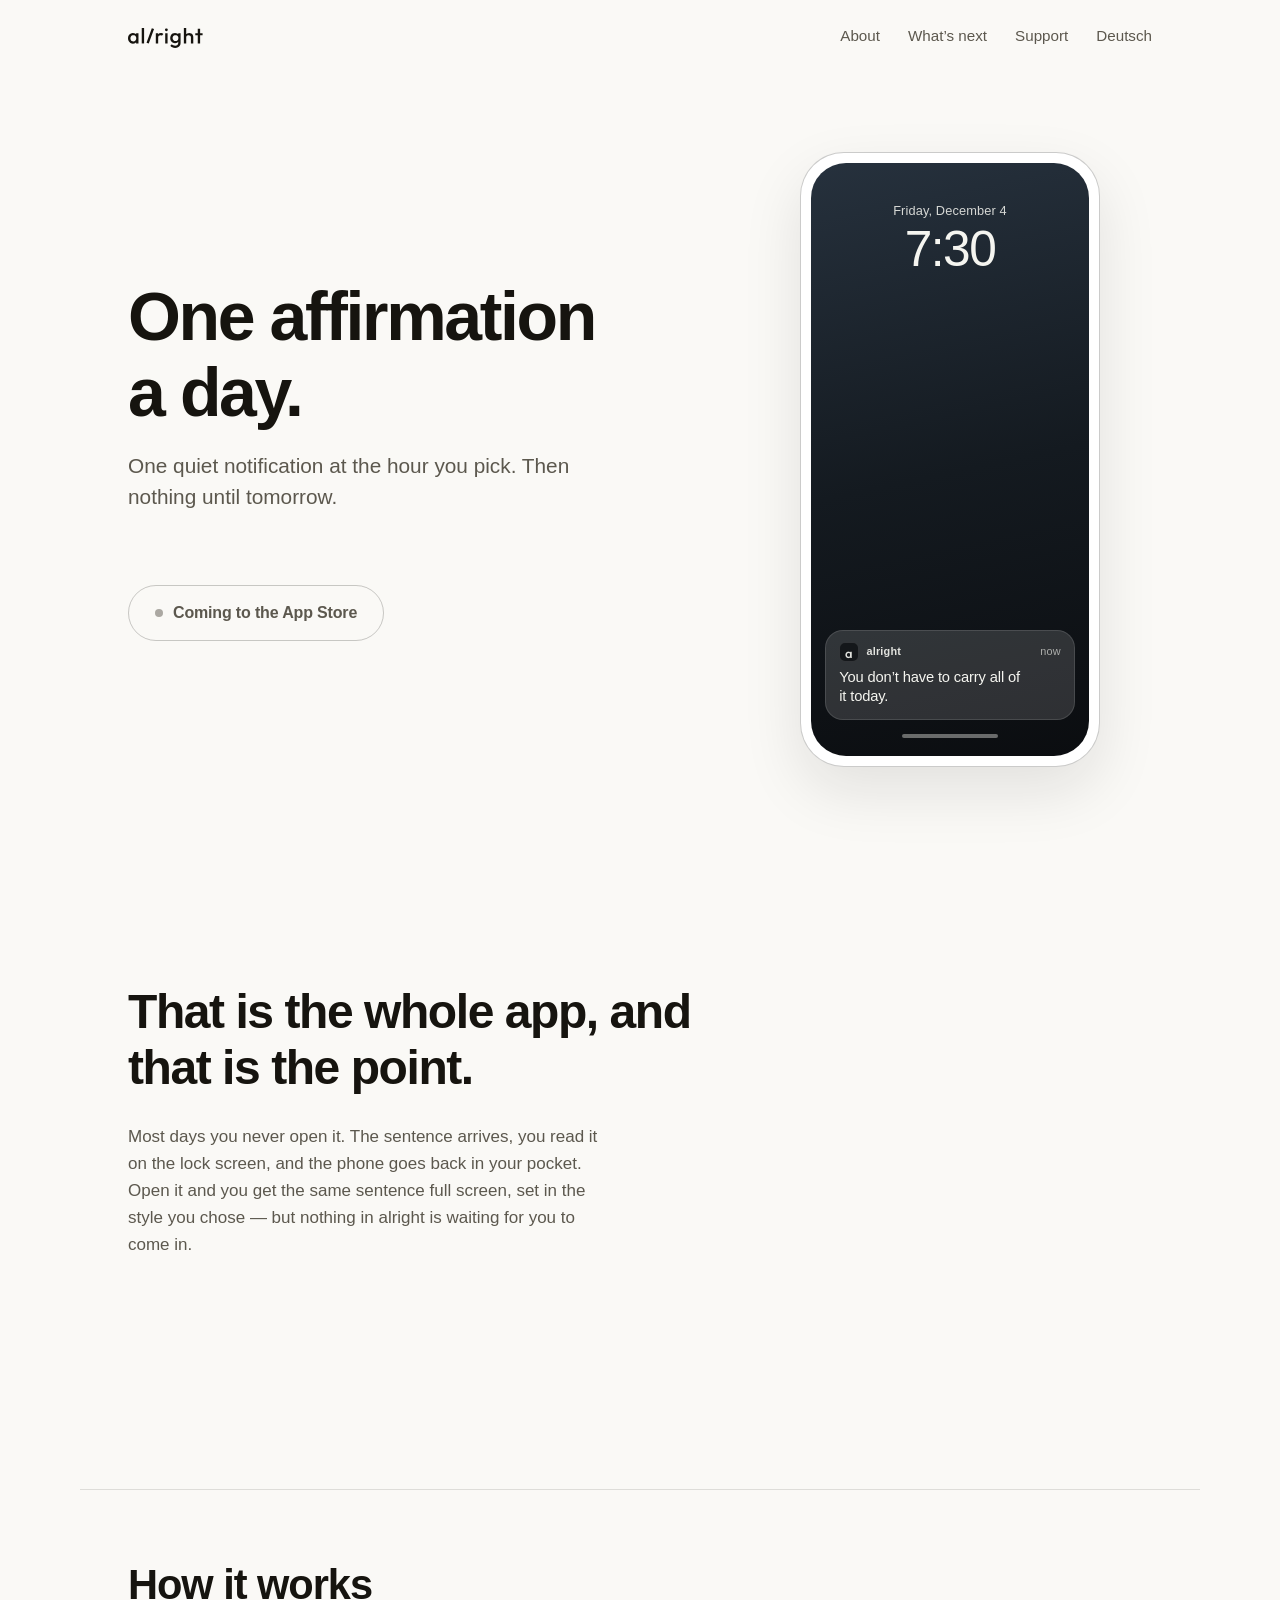
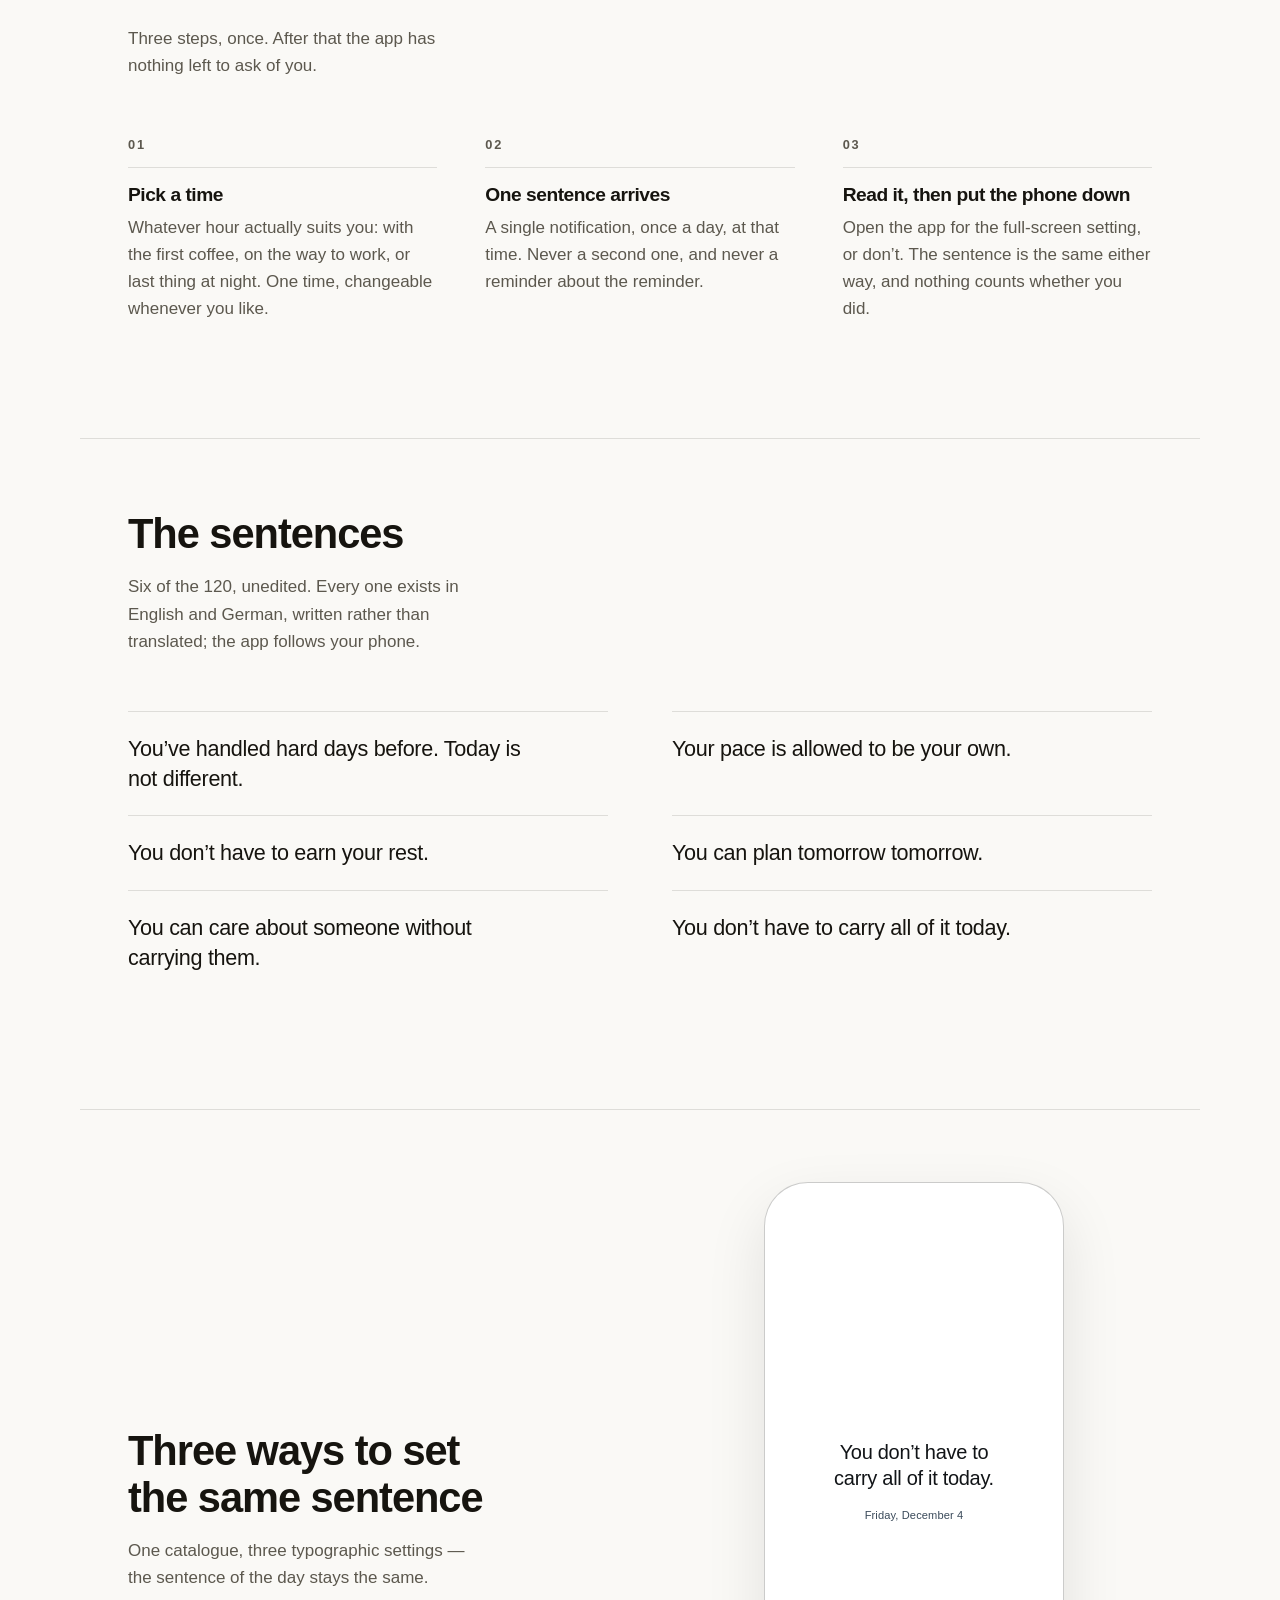
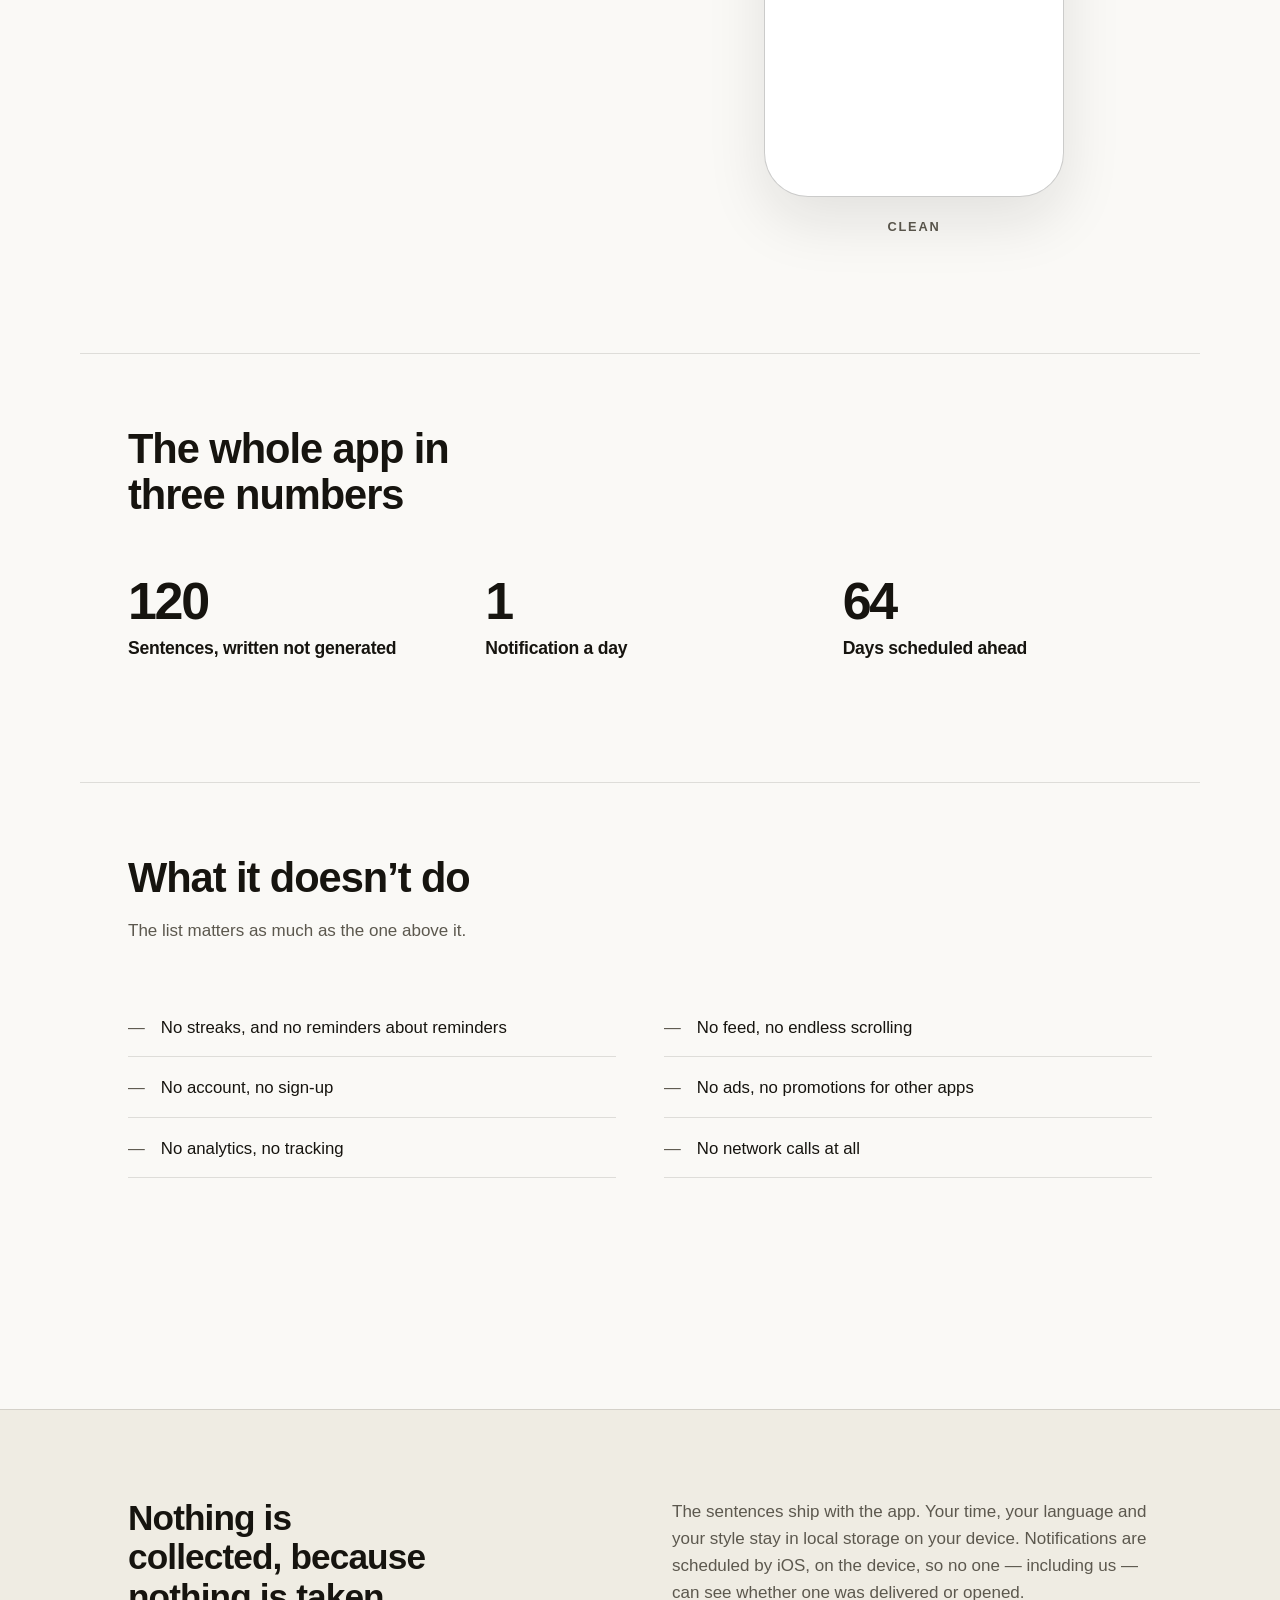
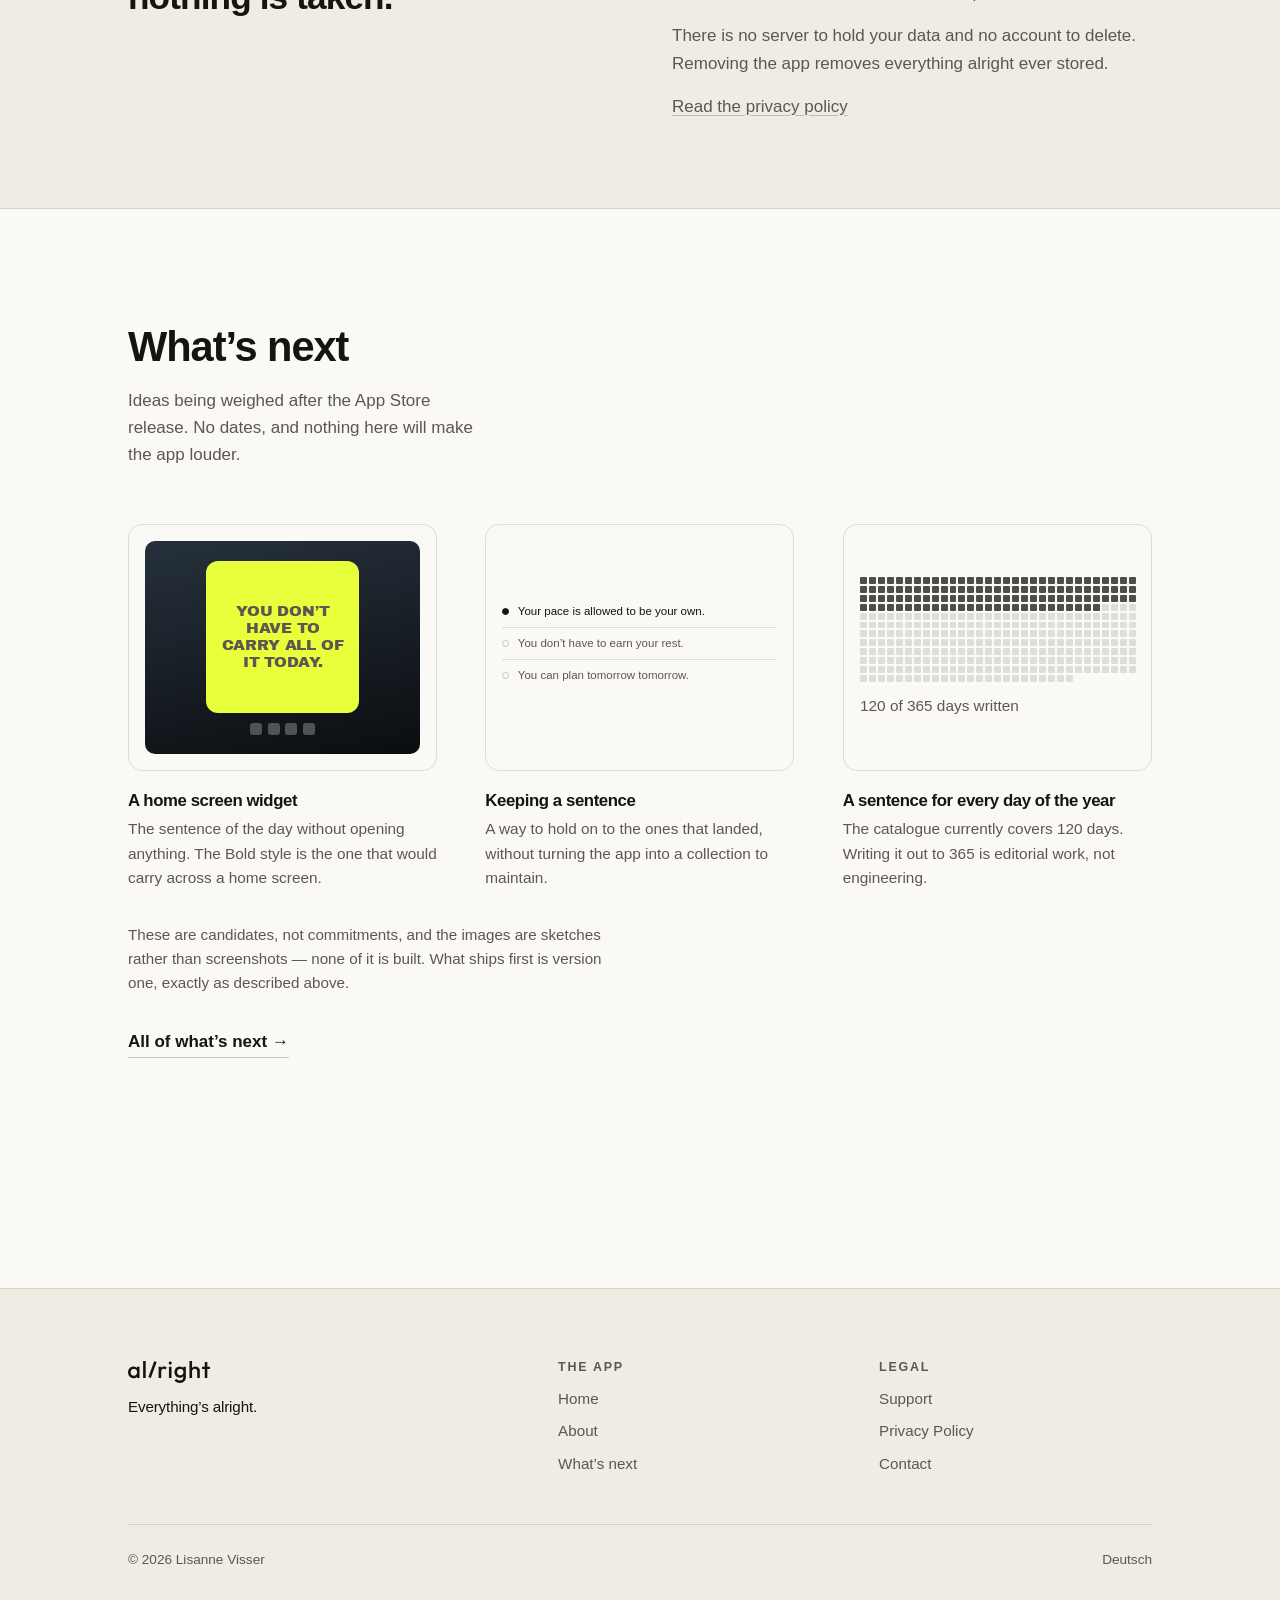
<file: index.html>
<!doctype html>
<html lang="en">
<head>
<meta charset="utf-8">
<meta name="viewport" content="width=device-width, initial-scale=1">
<title>alright — one affirmation a day</title>
<meta name="description" content="alright shows you one affirmation a day: one quiet notification, no account, no tracking. Coming to the App Store.">
<meta name="robots" content="noindex, nofollow">
<link rel="stylesheet" href="assets/site.css">
<link rel="icon" type="image/svg+xml" href="favicon.svg">
<link rel="icon" type="image/png" sizes="32x32" href="favicon.png">
<link rel="icon" type="image/png" sizes="16x16" href="favicon-16x16.png">
<link rel="apple-touch-icon" sizes="180x180" href="apple-touch-icon.png">
</head>
<body>
<a class="skip-link" href="#content">Skip to content</a>
<header class="site-header">
  <div class="wrap">
    <a class="brand" href="./" aria-label="alright">
      <svg class="logo" viewBox="0 0 765 205" fill="currentColor" role="img" aria-label="alright" xmlns="http://www.w3.org/2000/svg">
      <path d="M50.82 160.6C41.2867 160.6 32.6333 158.18 24.86 153.34C17.2333 148.5 11.1467 141.973 6.6 133.76C2.2 125.4 0 116.087 0 105.82C0 95.4068 2.2 86.0934 6.6 77.8801C11.1467 69.5201 17.2333 62.9201 24.86 58.0801C32.6333 53.0934 41.2867 50.6001 50.82 50.6001C58.8867 50.6001 66 52.3601 72.16 55.8801C78.4667 59.2534 83.4533 63.9468 87.12 69.9601C90.7867 75.9734 92.62 82.7934 92.62 90.4201V120.78C92.62 128.407 90.7867 135.227 87.12 141.24C83.6 147.253 78.6867 152.02 72.38 155.54C66.0733 158.913 58.8867 160.6 50.82 160.6ZM54.78 137.72C63.7267 137.72 70.9133 134.713 76.34 128.7C81.9133 122.687 84.7 114.987 84.7 105.6C84.7 99.2934 83.4533 93.7201 80.96 88.8801C78.4667 84.0401 74.9467 80.3001 70.4 77.6601C66 74.8734 60.7933 73.4801 54.78 73.4801C48.9133 73.4801 43.7067 74.8734 39.16 77.6601C34.76 80.3001 31.24 84.0401 28.6 88.8801C26.1067 93.7201 24.86 99.2934 24.86 105.6C24.86 111.907 26.1067 117.48 28.6 122.32C31.24 127.16 34.76 130.973 39.16 133.76C43.7067 136.4 48.9133 137.72 54.78 137.72ZM83.16 158.4V130.02L87.34 104.28L83.16 78.7601V52.8001H107.36V158.4H83.16Z"/>
      <path d="M140.817 158.4V9.34601e-05H165.017V79.2001V158.4H140.817Z"/>
      <path d="M285.072 158.4V52.8001H309.272V158.4H285.072ZM309.272 99.6601L300.912 95.4801C300.912 82.1334 303.845 71.3534 309.712 63.1401C315.725 54.7801 324.745 50.6001 336.772 50.6001C342.052 50.6001 346.819 51.5534 351.072 53.4601C355.325 55.3668 359.285 58.4468 362.952 62.7001L347.112 78.9801C345.205 76.9268 343.079 75.4601 340.732 74.5801C338.385 73.7001 335.672 73.2601 332.592 73.2601C325.845 73.2601 320.272 75.3868 315.872 79.6401C311.472 83.8934 309.272 90.5668 309.272 99.6601Z"/>
      <path d="M381.482 158.4V52.8001H405.682V158.4H381.482ZM393.582 33.4401C389.475 33.4401 386.028 32.0468 383.242 29.2601C380.602 26.4734 379.282 23.0268 379.282 18.9201C379.282 14.8134 380.602 11.3668 383.242 8.58009C386.028 5.79342 389.475 4.40009 393.582 4.40009C397.835 4.40009 401.282 5.79342 403.922 8.58009C406.562 11.3668 407.882 14.8134 407.882 18.9201C407.882 23.0268 406.562 26.4734 403.922 29.2601C401.282 32.0468 397.835 33.4401 393.582 33.4401Z"/>
      <path d="M483.424 204.6C472.278 204.6 462.524 202.547 454.164 198.44C445.804 194.48 439.058 188.833 433.924 181.5L449.764 165.66C454.018 170.94 458.858 174.9 464.284 177.54C469.711 180.18 476.238 181.5 483.864 181.5C493.398 181.5 500.951 179.007 506.524 174.02C512.098 169.18 514.884 162.507 514.884 154V128.04L519.064 104.72L514.884 81.1801V52.8001H539.084V154C539.084 164.12 536.738 172.92 532.044 180.4C527.351 188.027 520.824 193.967 512.464 198.22C504.104 202.473 494.424 204.6 483.424 204.6ZM482.324 156.2C472.938 156.2 464.431 153.927 456.804 149.38C449.324 144.687 443.384 138.307 438.984 130.24C434.731 122.173 432.604 113.153 432.604 103.18C432.604 93.2068 434.731 84.2601 438.984 76.3401C443.384 68.4201 449.324 62.1868 456.804 57.6401C464.431 52.9468 472.938 50.6001 482.324 50.6001C490.684 50.6001 498.018 52.2868 504.324 55.6601C510.631 59.0334 515.544 63.7268 519.064 69.7401C522.584 75.6068 524.344 82.5001 524.344 90.4201V116.38C524.344 124.153 522.511 131.047 518.844 137.06C515.324 143.073 510.411 147.767 504.104 151.14C497.798 154.513 490.538 156.2 482.324 156.2ZM487.164 133.32C493.031 133.32 498.164 132.073 502.564 129.58C506.964 127.087 510.338 123.64 512.684 119.24C515.178 114.693 516.424 109.413 516.424 103.4C516.424 97.3868 515.178 92.1801 512.684 87.7801C510.338 83.2334 506.964 79.7134 502.564 77.2201C498.164 74.7268 493.031 73.4801 487.164 73.4801C481.298 73.4801 476.091 74.7268 471.544 77.2201C467.144 79.7134 463.698 83.2334 461.204 87.7801C458.711 92.1801 457.464 97.3868 457.464 103.4C457.464 109.267 458.711 114.473 461.204 119.02C463.698 123.567 467.144 127.087 471.544 129.58C476.091 132.073 481.298 133.32 487.164 133.32Z"/>
      <path d="M644.947 158.4V97.4601C644.947 90.4201 642.674 84.6268 638.127 80.0801C633.727 75.5334 628.007 73.2601 620.967 73.2601C616.274 73.2601 612.094 74.2868 608.427 76.3401C604.761 78.3934 601.901 81.2534 599.847 84.9201C597.794 88.5868 596.767 92.7668 596.767 97.4601L587.307 92.1801C587.307 84.1134 589.067 77.0001 592.587 70.8401C596.107 64.5334 600.947 59.6201 607.107 56.1001C613.414 52.4334 620.454 50.6001 628.227 50.6001C636.147 50.6001 643.187 52.3601 649.347 55.8801C655.507 59.4001 660.347 64.3134 663.867 70.6201C667.387 76.7801 669.147 83.9668 669.147 92.1801V158.4H644.947ZM572.567 158.4V9.34601e-05H596.767V158.4H572.567Z"/>
      <path d="M715.11 158.4V8.8001H739.31V158.4H715.11ZM689.81 74.8001V52.8001H764.61V74.8001H689.81Z"/>
      <path d="M189.835 150.109L244.252 1.34982L266.98 9.66362L239.771 84.0432L212.562 158.423L189.835 150.109Z"/>
      </svg>
    </a>
    <button class="nav-toggle" type="button" aria-expanded="false"
            aria-controls="site-nav" aria-label="Menu">
      <span class="nav-icon" aria-hidden="true"></span>
    </button>
    <nav class="site-nav" id="site-nav" aria-label="Main">
        <a href="about/">About</a>
        <a href="whats-next/">What&#8217;s next</a>
        <a href="support/">Support</a>
        <a class="nav-lang" href="de/">Deutsch</a>
    </nav>
  </div>
</header>

<main id="content">
<section class="hero">
  <div class="wrap hero-grid">
    <div>
      <h1>One affirmation a day.</h1>
      <p class="lede">One quiet notification at the hour you pick. Then nothing
        until tomorrow.</p>
      <button class="status-button" type="button" disabled>Coming to the App Store</button>
    </div>
    <div>
      <div class="device">
      <div class="device-screen screen-lock" role="img" aria-label="A locked iPhone at 7:30 in the morning, showing one notification from alright: You don&#8217;t have to carry all of it today.">
        <p class="lock-date" data-today>Wednesday, August 5</p>
        <p class="lock-time">7:30</p>
        <div class="lock-notification">
          <p class="lock-meta">
            <span class="lock-icon" aria-hidden="true">a</span>
            <span class="lock-app">alright</span>
            <span class="lock-when">now</span>
          </p>
          <p class="lock-sentence">You don&#8217;t have to carry all of it today.</p>
        </div>
        <div class="lock-bar" aria-hidden="true"></div>
      </div>
    </div>
    </div>
  </div>
</section>

<section class="statement">
  <div class="wrap">
    <blockquote>That is the whole app, and that is the point.</blockquote>
    <p class="attribution">Most days you never open it. The sentence arrives, you
      read it on the lock screen, and the phone goes back in your pocket. Open it
      and you get the same sentence full screen, set in the style you chose &mdash;
      but nothing in alright is waiting for you to come in.</p>
  </div>
</section>

<section class="section">
  <div class="wrap rule-top">
    <div class="section-head">
      <h2>How it works</h2>
      <p>Three steps, once. After that the app has nothing left to ask of you.</p>
    </div>
    <div class="steps">
      <div class="step">
        <h3>Pick a time</h3>
        <p>Whatever hour actually suits you: with the first coffee, on the way
          to work, or last thing at night. One time, changeable whenever you
          like.</p>
      </div>
      <div class="step">
        <h3>One sentence arrives</h3>
        <p>A single notification, once a day, at that time. Never a second one,
          and never a reminder about the reminder.</p>
      </div>
      <div class="step">
        <h3>Read it, then put the phone down</h3>
        <p>Open the app for the full-screen setting, or don&#8217;t. The sentence
          is the same either way, and nothing counts whether you did.</p>
      </div>
    </div>
  </div>
</section>

<section class="section">
  <div class="wrap rule-top">
    <div class="section-head">
      <h2>The sentences</h2>
      <p>Six of the 120, unedited. Every one exists in English and German,
        written rather than translated; the app follows your phone.</p>
    </div>
    <div class="sentences">
      <p>You&#8217;ve handled hard days before. Today is not different.</p>
      <p>Your pace is allowed to be your own.</p>
      <p>You don&#8217;t have to earn your rest.</p>
      <p>You can plan tomorrow tomorrow.</p>
      <p>You can care about someone without carrying them.</p>
      <p>You don&#8217;t have to carry all of it today.</p>
    </div>
  </div>
</section>

<section class="section">
  <div class="wrap rule-top">
    <div class="styles-split">
      <div class="section-head">
        <h2>Three ways to set the same sentence</h2>
        <p>One catalogue, three typographic settings &mdash; the sentence of the
          day stays the same.</p>
      </div>
      <div class="style-stage" data-style-stage data-interval="4500">
        <figure class="style-shot">
          <div class="device">
      <div class="device-screen screen-clean">
        <div class="screen-body">
          <p class="screen-sentence">You don&#8217;t have to carry all of it today.</p>
          <p class="screen-date" data-today>Wednesday, August 5</p>
        </div>
      </div>
    </div>
          <figcaption>Clean</figcaption>
        </figure>
        <figure class="style-shot">
          <div class="device">
      <div class="device-screen screen-editorial">
        <div class="screen-body">
          <p class="screen-sentence"><span class="initial" aria-hidden="true">Y</span><span class="visually-hidden">Y</span>ou don&#8217;t have to carry all of it today.</p>
          <p class="screen-date" data-today>Wednesday, August 5</p>
        </div>
      </div>
    </div>
          <figcaption>Editorial</figcaption>
        </figure>
        <figure class="style-shot">
          <div class="device">
      <div class="device-screen screen-bold">
        <div class="screen-body">
          <div class="slab"><p class="screen-sentence">You don&#8217;t have to carry all of it today.</p></div>
          <p class="screen-date" data-today>Wednesday, August 5</p>
        </div>
      </div>
    </div>
          <figcaption>Bold</figcaption>
        </figure>
      </div>
    </div>
  </div>
</section>

<section class="section">
  <div class="wrap rule-top">
    <div class="section-head">
      <h2>The whole app in three numbers</h2>
    </div>
    <div class="grid-features">
      <div class="feature">
        <span class="metric">120</span>
        <h3>Sentences, written not generated</h3>
      </div>
      <div class="feature">
        <span class="metric">1</span>
        <h3>Notification a day</h3>
      </div>
      <div class="feature">
        <span class="metric">64</span>
        <h3>Days scheduled ahead</h3>
      </div>
    </div>
  </div>
</section>

<section class="section">
  <div class="wrap rule-top">
    <div class="section-head">
      <h2>What it doesn&#8217;t do</h2>
      <p>The list matters as much as the one above it.</p>
    </div>
    <ul class="negatives">
      <li>No streaks, and no reminders about reminders</li>
      <li>No feed, no endless scrolling</li>
      <li>No account, no sign-up</li>
      <li>No ads, no promotions for other apps</li>
      <li>No analytics, no tracking</li>
      <li>No network calls at all</li>
    </ul>
  </div>
</section>

<section class="band">
  <div class="wrap band-grid">
    <h2>Nothing is collected, because nothing is taken.</h2>
    <div>
      <p>The sentences ship with the app. Your time, your language and your
        style stay in local storage on your device. Notifications are scheduled
        by iOS, on the device, so no one &mdash; including us &mdash; can see
        whether one was delivered or opened.</p>
      <p>There is no server to hold your data and no account to delete. Removing
        the app removes everything alright ever stored.</p>
      <p><a href="privacy/">Read the privacy policy</a></p>
    </div>
  </div>
</section>

<section class="section">
  <div class="wrap">
    <div class="section-head">
      <h2>What&#8217;s next</h2>
      <p>Ideas being weighed after the App Store release. No dates, and nothing
        here will make the app louder.</p>
    </div>
    <div class="cards">
      <div class="card-quiet">
        <figure class="sketch sketch-widget">
        <div class="sketch-frame" role="img" aria-label="Sketch: a home screen widget showing the day&#8217;s sentence in the Bold style">
          <div class="widget-wall">
            <div class="widget-tile">
              <p class="widget-sentence">You don&#8217;t have to carry all of it today.</p>
            </div>
            <div class="widget-dock" aria-hidden="true">
              <span></span><span></span><span></span><span></span>
            </div>
          </div>
        </div>
      </figure>
        <h3>A home screen widget</h3>
        <p>The sentence of the day without opening anything. The Bold style is
          the one that would carry across a home screen.</p>
      </div>
      <div class="card-quiet">
        <figure class="sketch sketch-keep">
        <div class="sketch-frame" role="img" aria-label="Sketch: a short list of kept sentences, the newest one marked">
          <ul class="keep-list">
              <li class="is-new"><span class="keep-mark" aria-hidden="true"></span>Your pace is allowed to be your own.</li>
              <li><span class="keep-mark" aria-hidden="true"></span>You don&#8217;t have to earn your rest.</li>
              <li><span class="keep-mark" aria-hidden="true"></span>You can plan tomorrow tomorrow.</li>
          </ul>
        </div>
      </figure>
        <h3>Keeping a sentence</h3>
        <p>A way to hold on to the ones that landed, without turning the app
          into a collection to maintain.</p>
      </div>
      <div class="card-quiet">
        <figure class="sketch sketch-year">
        <div class="sketch-frame" role="img" aria-label="Sketch: 365 squares, one per day of the year, 120 of them filled">
          <div class="year-grid" aria-hidden="true"><i class="on"></i><i class="on"></i><i class="on"></i><i class="on"></i><i class="on"></i><i class="on"></i><i class="on"></i><i class="on"></i><i class="on"></i><i class="on"></i><i class="on"></i><i class="on"></i><i class="on"></i><i class="on"></i><i class="on"></i><i class="on"></i><i class="on"></i><i class="on"></i><i class="on"></i><i class="on"></i><i class="on"></i><i class="on"></i><i class="on"></i><i class="on"></i><i class="on"></i><i class="on"></i><i class="on"></i><i class="on"></i><i class="on"></i><i class="on"></i><i class="on"></i><i class="on"></i><i class="on"></i><i class="on"></i><i class="on"></i><i class="on"></i><i class="on"></i><i class="on"></i><i class="on"></i><i class="on"></i><i class="on"></i><i class="on"></i><i class="on"></i><i class="on"></i><i class="on"></i><i class="on"></i><i class="on"></i><i class="on"></i><i class="on"></i><i class="on"></i><i class="on"></i><i class="on"></i><i class="on"></i><i class="on"></i><i class="on"></i><i class="on"></i><i class="on"></i><i class="on"></i><i class="on"></i><i class="on"></i><i class="on"></i><i class="on"></i><i class="on"></i><i class="on"></i><i class="on"></i><i class="on"></i><i class="on"></i><i class="on"></i><i class="on"></i><i class="on"></i><i class="on"></i><i class="on"></i><i class="on"></i><i class="on"></i><i class="on"></i><i class="on"></i><i class="on"></i><i class="on"></i><i class="on"></i><i class="on"></i><i class="on"></i><i class="on"></i><i class="on"></i><i class="on"></i><i class="on"></i><i class="on"></i><i class="on"></i><i class="on"></i><i class="on"></i><i class="on"></i><i class="on"></i><i class="on"></i><i class="on"></i><i class="on"></i><i class="on"></i><i class="on"></i><i class="on"></i><i class="on"></i><i class="on"></i><i class="on"></i><i class="on"></i><i class="on"></i><i class="on"></i><i class="on"></i><i class="on"></i><i class="on"></i><i class="on"></i><i class="on"></i><i class="on"></i><i class="on"></i><i class="on"></i><i class="on"></i><i class="on"></i><i class="on"></i><i class="on"></i><i class="on"></i><i class="on"></i><i class="on"></i><i class="on"></i><i class="on"></i><i class="off"></i><i class="off"></i><i class="off"></i><i class="off"></i><i class="off"></i><i class="off"></i><i class="off"></i><i class="off"></i><i class="off"></i><i class="off"></i><i class="off"></i><i class="off"></i><i class="off"></i><i class="off"></i><i class="off"></i><i class="off"></i><i class="off"></i><i class="off"></i><i class="off"></i><i class="off"></i><i class="off"></i><i class="off"></i><i class="off"></i><i class="off"></i><i class="off"></i><i class="off"></i><i class="off"></i><i class="off"></i><i class="off"></i><i class="off"></i><i class="off"></i><i class="off"></i><i class="off"></i><i class="off"></i><i class="off"></i><i class="off"></i><i class="off"></i><i class="off"></i><i class="off"></i><i class="off"></i><i class="off"></i><i class="off"></i><i class="off"></i><i class="off"></i><i class="off"></i><i class="off"></i><i class="off"></i><i class="off"></i><i class="off"></i><i class="off"></i><i class="off"></i><i class="off"></i><i class="off"></i><i class="off"></i><i class="off"></i><i class="off"></i><i class="off"></i><i class="off"></i><i class="off"></i><i class="off"></i><i class="off"></i><i class="off"></i><i class="off"></i><i class="off"></i><i class="off"></i><i class="off"></i><i class="off"></i><i class="off"></i><i class="off"></i><i class="off"></i><i class="off"></i><i class="off"></i><i class="off"></i><i class="off"></i><i class="off"></i><i class="off"></i><i class="off"></i><i class="off"></i><i class="off"></i><i class="off"></i><i class="off"></i><i class="off"></i><i class="off"></i><i class="off"></i><i class="off"></i><i class="off"></i><i class="off"></i><i class="off"></i><i class="off"></i><i class="off"></i><i class="off"></i><i class="off"></i><i class="off"></i><i class="off"></i><i class="off"></i><i class="off"></i><i class="off"></i><i class="off"></i><i class="off"></i><i class="off"></i><i class="off"></i><i class="off"></i><i class="off"></i><i class="off"></i><i class="off"></i><i class="off"></i><i class="off"></i><i class="off"></i><i class="off"></i><i class="off"></i><i class="off"></i><i class="off"></i><i class="off"></i><i class="off"></i><i class="off"></i><i class="off"></i><i class="off"></i><i class="off"></i><i class="off"></i><i class="off"></i><i class="off"></i><i class="off"></i><i class="off"></i><i class="off"></i><i class="off"></i><i class="off"></i><i class="off"></i><i class="off"></i><i class="off"></i><i class="off"></i><i class="off"></i><i class="off"></i><i class="off"></i><i class="off"></i><i class="off"></i><i class="off"></i><i class="off"></i><i class="off"></i><i class="off"></i><i class="off"></i><i class="off"></i><i class="off"></i><i class="off"></i><i class="off"></i><i class="off"></i><i class="off"></i><i class="off"></i><i class="off"></i><i class="off"></i><i class="off"></i><i class="off"></i><i class="off"></i><i class="off"></i><i class="off"></i><i class="off"></i><i class="off"></i><i class="off"></i><i class="off"></i><i class="off"></i><i class="off"></i><i class="off"></i><i class="off"></i><i class="off"></i><i class="off"></i><i class="off"></i><i class="off"></i><i class="off"></i><i class="off"></i><i class="off"></i><i class="off"></i><i class="off"></i><i class="off"></i><i class="off"></i><i class="off"></i><i class="off"></i><i class="off"></i><i class="off"></i><i class="off"></i><i class="off"></i><i class="off"></i><i class="off"></i><i class="off"></i><i class="off"></i><i class="off"></i><i class="off"></i><i class="off"></i><i class="off"></i><i class="off"></i><i class="off"></i><i class="off"></i><i class="off"></i><i class="off"></i><i class="off"></i><i class="off"></i><i class="off"></i><i class="off"></i><i class="off"></i><i class="off"></i><i class="off"></i><i class="off"></i><i class="off"></i><i class="off"></i><i class="off"></i><i class="off"></i><i class="off"></i><i class="off"></i><i class="off"></i><i class="off"></i><i class="off"></i><i class="off"></i><i class="off"></i><i class="off"></i><i class="off"></i><i class="off"></i><i class="off"></i><i class="off"></i><i class="off"></i><i class="off"></i><i class="off"></i><i class="off"></i><i class="off"></i><i class="off"></i><i class="off"></i><i class="off"></i><i class="off"></i><i class="off"></i><i class="off"></i><i class="off"></i><i class="off"></i><i class="off"></i><i class="off"></i><i class="off"></i><i class="off"></i><i class="off"></i><i class="off"></i><i class="off"></i><i class="off"></i><i class="off"></i><i class="off"></i><i class="off"></i><i class="off"></i><i class="off"></i><i class="off"></i><i class="off"></i><i class="off"></i></div>
          <p class="year-caption">120 of 365 days written</p>
        </div>
      </figure>
        <h3>A sentence for every day of the year</h3>
        <p>The catalogue currently covers 120 days. Writing it out to 365 is
          editorial work, not engineering.</p>
      </div>
    </div>
    <p class="note">These are candidates, not commitments, and the images are
      sketches rather than screenshots &mdash; none of it is built. What ships
      first is version one, exactly as described above.</p>
    <a class="link-more" href="whats-next/">All of what&#8217;s next &rarr;</a>
  </div>
</section>
</main>

<footer class="site-footer">
  <div class="wrap">
    <div class="footer-top">
      <div>
        <p class="footer-mark">
          <svg class="logo" viewBox="0 0 765 205" fill="currentColor" role="img" aria-label="alright" xmlns="http://www.w3.org/2000/svg">
          <path d="M50.82 160.6C41.2867 160.6 32.6333 158.18 24.86 153.34C17.2333 148.5 11.1467 141.973 6.6 133.76C2.2 125.4 0 116.087 0 105.82C0 95.4068 2.2 86.0934 6.6 77.8801C11.1467 69.5201 17.2333 62.9201 24.86 58.0801C32.6333 53.0934 41.2867 50.6001 50.82 50.6001C58.8867 50.6001 66 52.3601 72.16 55.8801C78.4667 59.2534 83.4533 63.9468 87.12 69.9601C90.7867 75.9734 92.62 82.7934 92.62 90.4201V120.78C92.62 128.407 90.7867 135.227 87.12 141.24C83.6 147.253 78.6867 152.02 72.38 155.54C66.0733 158.913 58.8867 160.6 50.82 160.6ZM54.78 137.72C63.7267 137.72 70.9133 134.713 76.34 128.7C81.9133 122.687 84.7 114.987 84.7 105.6C84.7 99.2934 83.4533 93.7201 80.96 88.8801C78.4667 84.0401 74.9467 80.3001 70.4 77.6601C66 74.8734 60.7933 73.4801 54.78 73.4801C48.9133 73.4801 43.7067 74.8734 39.16 77.6601C34.76 80.3001 31.24 84.0401 28.6 88.8801C26.1067 93.7201 24.86 99.2934 24.86 105.6C24.86 111.907 26.1067 117.48 28.6 122.32C31.24 127.16 34.76 130.973 39.16 133.76C43.7067 136.4 48.9133 137.72 54.78 137.72ZM83.16 158.4V130.02L87.34 104.28L83.16 78.7601V52.8001H107.36V158.4H83.16Z"/>
          <path d="M140.817 158.4V9.34601e-05H165.017V79.2001V158.4H140.817Z"/>
          <path d="M285.072 158.4V52.8001H309.272V158.4H285.072ZM309.272 99.6601L300.912 95.4801C300.912 82.1334 303.845 71.3534 309.712 63.1401C315.725 54.7801 324.745 50.6001 336.772 50.6001C342.052 50.6001 346.819 51.5534 351.072 53.4601C355.325 55.3668 359.285 58.4468 362.952 62.7001L347.112 78.9801C345.205 76.9268 343.079 75.4601 340.732 74.5801C338.385 73.7001 335.672 73.2601 332.592 73.2601C325.845 73.2601 320.272 75.3868 315.872 79.6401C311.472 83.8934 309.272 90.5668 309.272 99.6601Z"/>
          <path d="M381.482 158.4V52.8001H405.682V158.4H381.482ZM393.582 33.4401C389.475 33.4401 386.028 32.0468 383.242 29.2601C380.602 26.4734 379.282 23.0268 379.282 18.9201C379.282 14.8134 380.602 11.3668 383.242 8.58009C386.028 5.79342 389.475 4.40009 393.582 4.40009C397.835 4.40009 401.282 5.79342 403.922 8.58009C406.562 11.3668 407.882 14.8134 407.882 18.9201C407.882 23.0268 406.562 26.4734 403.922 29.2601C401.282 32.0468 397.835 33.4401 393.582 33.4401Z"/>
          <path d="M483.424 204.6C472.278 204.6 462.524 202.547 454.164 198.44C445.804 194.48 439.058 188.833 433.924 181.5L449.764 165.66C454.018 170.94 458.858 174.9 464.284 177.54C469.711 180.18 476.238 181.5 483.864 181.5C493.398 181.5 500.951 179.007 506.524 174.02C512.098 169.18 514.884 162.507 514.884 154V128.04L519.064 104.72L514.884 81.1801V52.8001H539.084V154C539.084 164.12 536.738 172.92 532.044 180.4C527.351 188.027 520.824 193.967 512.464 198.22C504.104 202.473 494.424 204.6 483.424 204.6ZM482.324 156.2C472.938 156.2 464.431 153.927 456.804 149.38C449.324 144.687 443.384 138.307 438.984 130.24C434.731 122.173 432.604 113.153 432.604 103.18C432.604 93.2068 434.731 84.2601 438.984 76.3401C443.384 68.4201 449.324 62.1868 456.804 57.6401C464.431 52.9468 472.938 50.6001 482.324 50.6001C490.684 50.6001 498.018 52.2868 504.324 55.6601C510.631 59.0334 515.544 63.7268 519.064 69.7401C522.584 75.6068 524.344 82.5001 524.344 90.4201V116.38C524.344 124.153 522.511 131.047 518.844 137.06C515.324 143.073 510.411 147.767 504.104 151.14C497.798 154.513 490.538 156.2 482.324 156.2ZM487.164 133.32C493.031 133.32 498.164 132.073 502.564 129.58C506.964 127.087 510.338 123.64 512.684 119.24C515.178 114.693 516.424 109.413 516.424 103.4C516.424 97.3868 515.178 92.1801 512.684 87.7801C510.338 83.2334 506.964 79.7134 502.564 77.2201C498.164 74.7268 493.031 73.4801 487.164 73.4801C481.298 73.4801 476.091 74.7268 471.544 77.2201C467.144 79.7134 463.698 83.2334 461.204 87.7801C458.711 92.1801 457.464 97.3868 457.464 103.4C457.464 109.267 458.711 114.473 461.204 119.02C463.698 123.567 467.144 127.087 471.544 129.58C476.091 132.073 481.298 133.32 487.164 133.32Z"/>
          <path d="M644.947 158.4V97.4601C644.947 90.4201 642.674 84.6268 638.127 80.0801C633.727 75.5334 628.007 73.2601 620.967 73.2601C616.274 73.2601 612.094 74.2868 608.427 76.3401C604.761 78.3934 601.901 81.2534 599.847 84.9201C597.794 88.5868 596.767 92.7668 596.767 97.4601L587.307 92.1801C587.307 84.1134 589.067 77.0001 592.587 70.8401C596.107 64.5334 600.947 59.6201 607.107 56.1001C613.414 52.4334 620.454 50.6001 628.227 50.6001C636.147 50.6001 643.187 52.3601 649.347 55.8801C655.507 59.4001 660.347 64.3134 663.867 70.6201C667.387 76.7801 669.147 83.9668 669.147 92.1801V158.4H644.947ZM572.567 158.4V9.34601e-05H596.767V158.4H572.567Z"/>
          <path d="M715.11 158.4V8.8001H739.31V158.4H715.11ZM689.81 74.8001V52.8001H764.61V74.8001H689.81Z"/>
          <path d="M189.835 150.109L244.252 1.34982L266.98 9.66362L239.771 84.0432L212.562 158.423L189.835 150.109Z"/>
          </svg>
        </p>
        <p class="footer-tagline">Everything&#8217;s alright.</p>
      </div>
      <div class="footer-col">
        <h2>The app</h2>
        <ul>
          <li><a href="./">Home</a></li>
          <li><a href="about/">About</a></li>
          <li><a href="whats-next/">What&#8217;s next</a></li>
        </ul>
      </div>
      <div class="footer-col">
        <h2>Legal</h2>
        <ul>
          <li><a href="support/">Support</a></li>
          <li><a href="privacy/">Privacy Policy</a></li>
          <li><a href="mailto:alrightapp@icloud.com" title="alrightapp@icloud.com">Contact</a></li>
        </ul>
      </div>
    </div>
    <div class="footer-bottom">
      <p>© 2026 Lisanne Visser</p>
      <p><a href="de/">Deutsch</a></p>
    </div>
  </div>
</footer>
<script src="assets/site.js"></script>
</body>
</html>
</file>
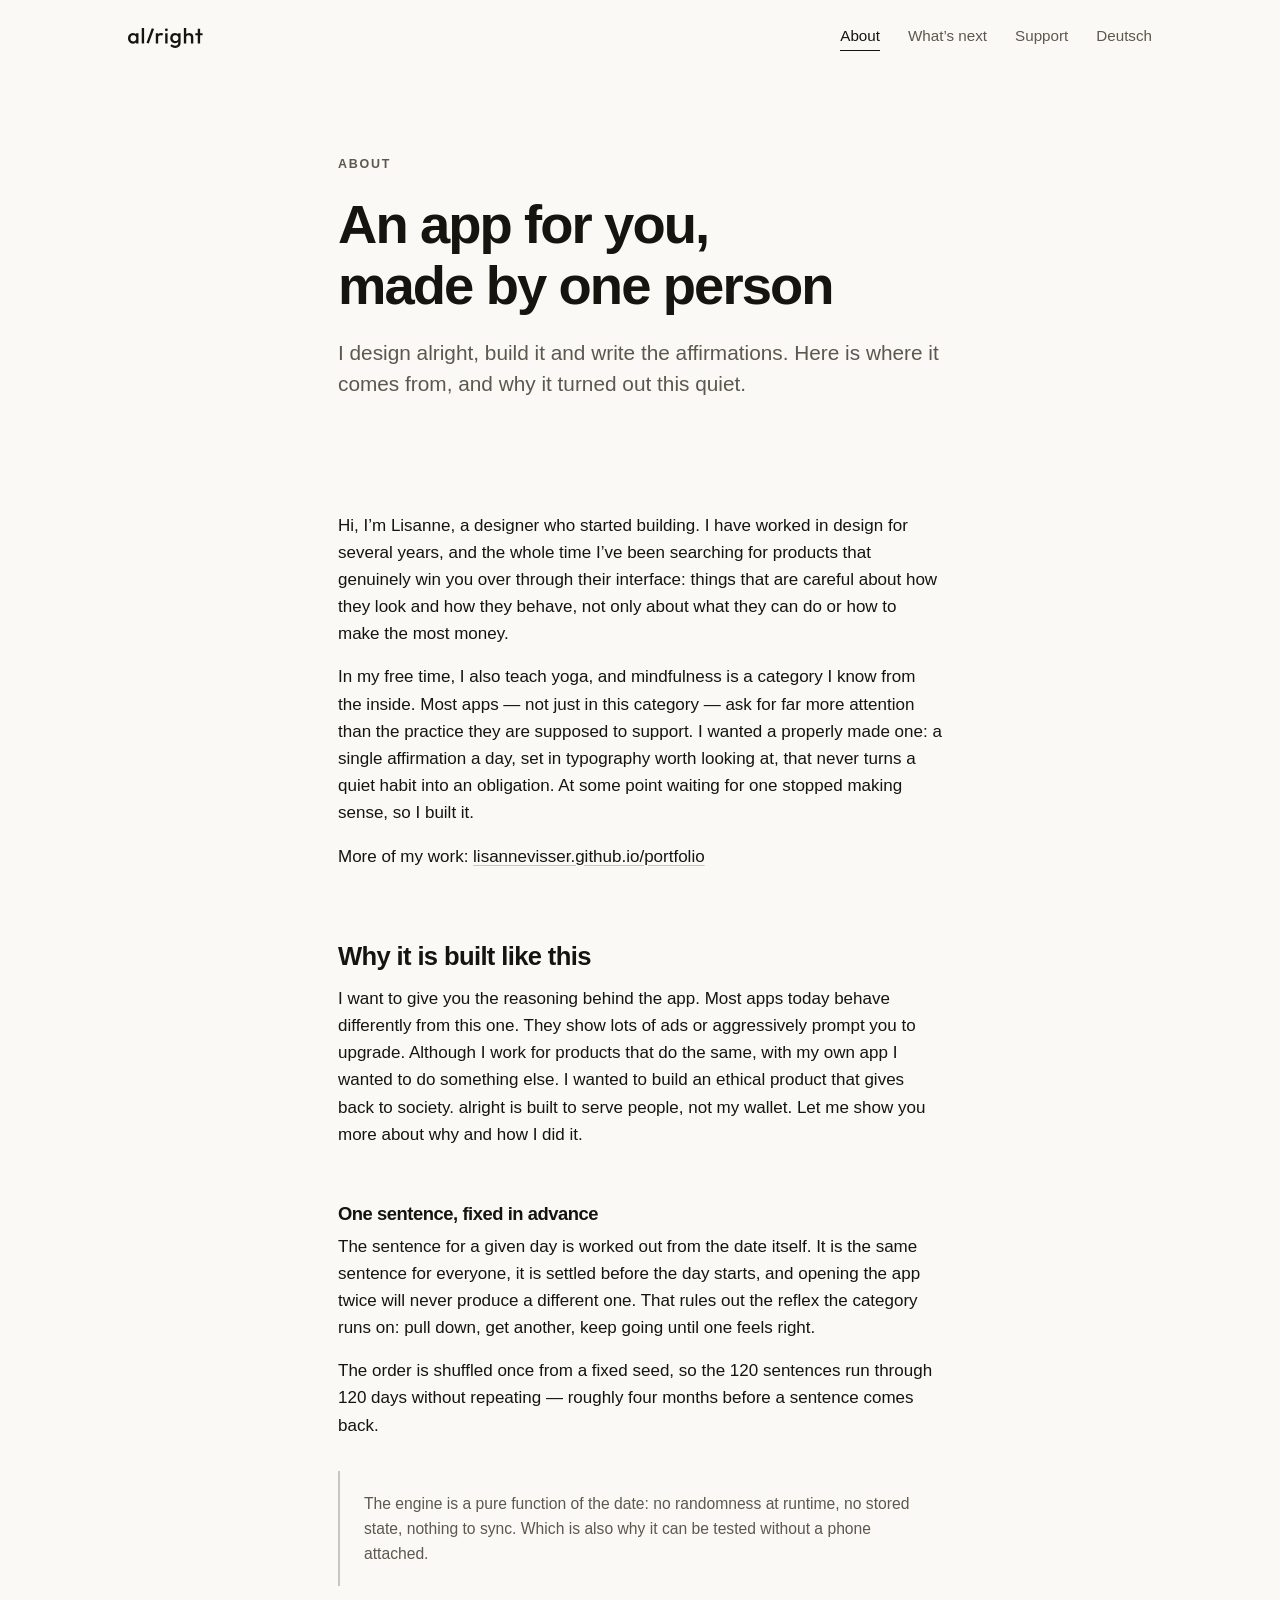
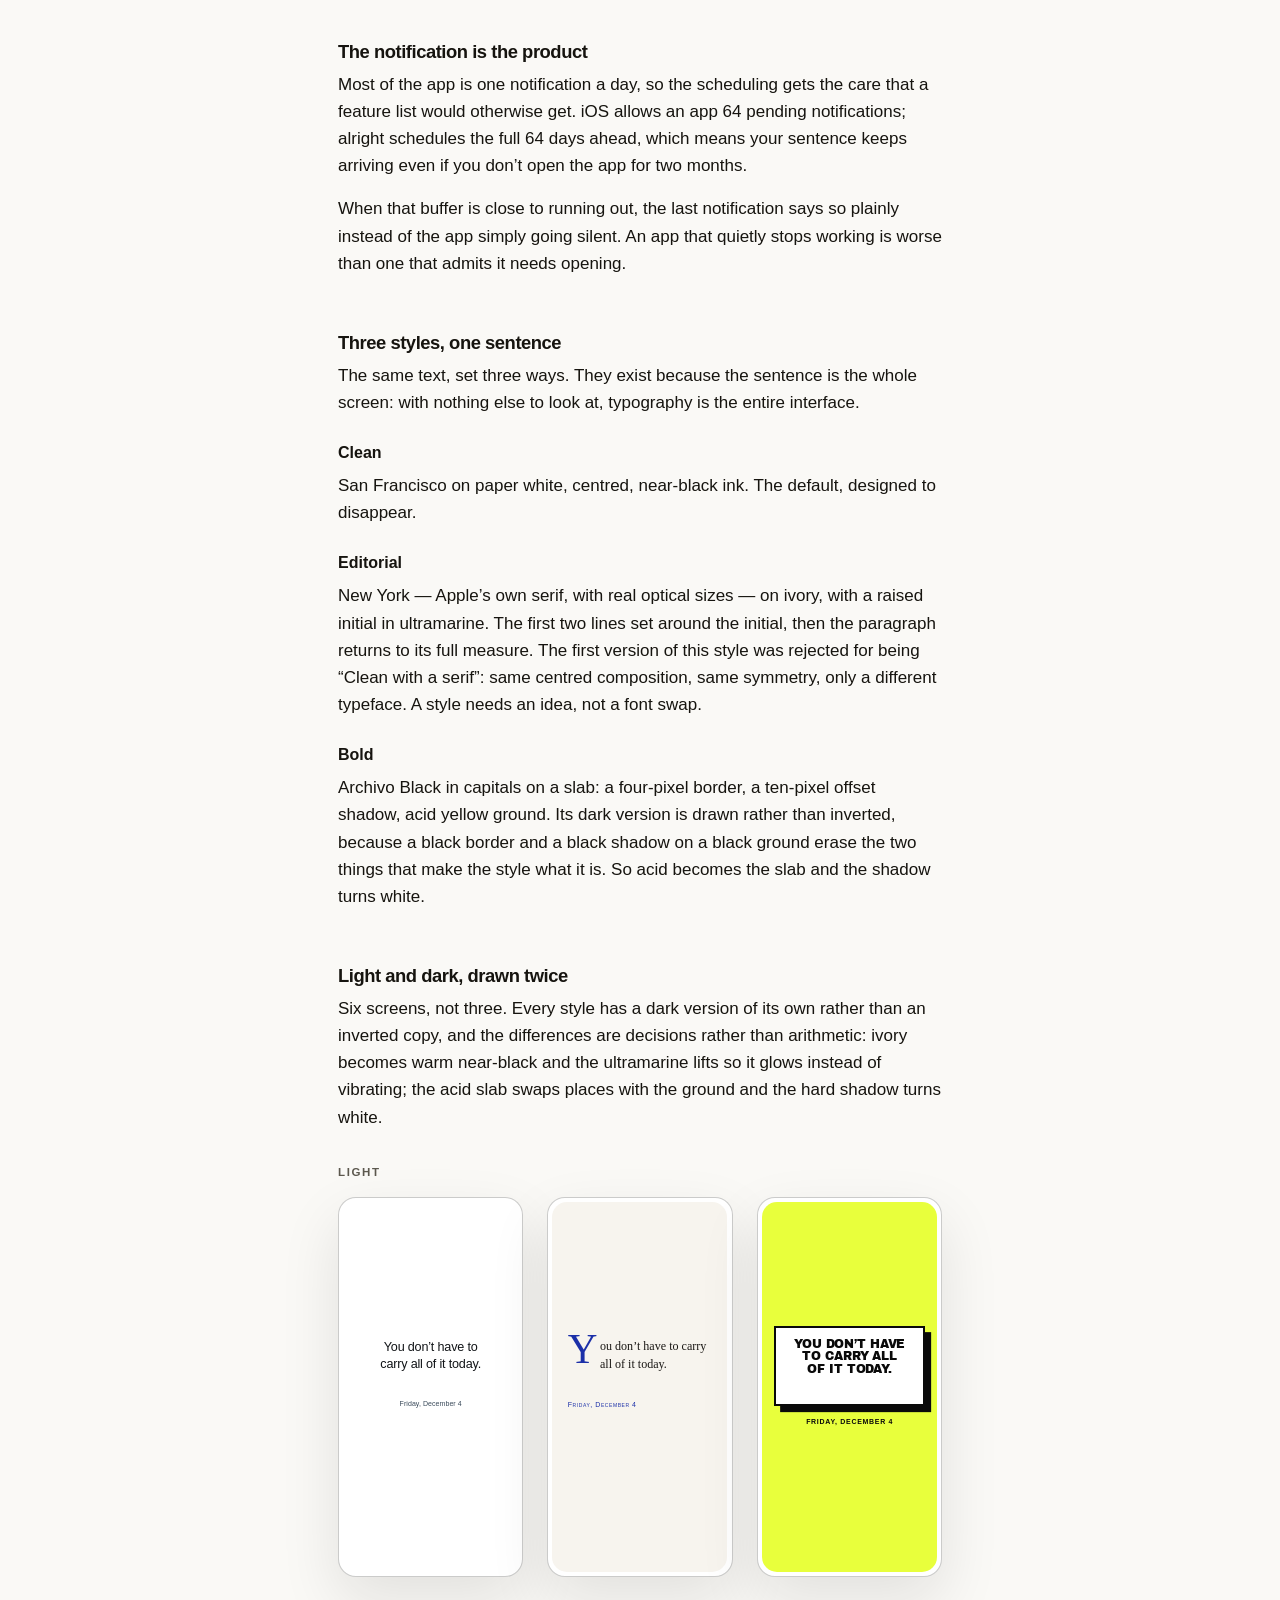
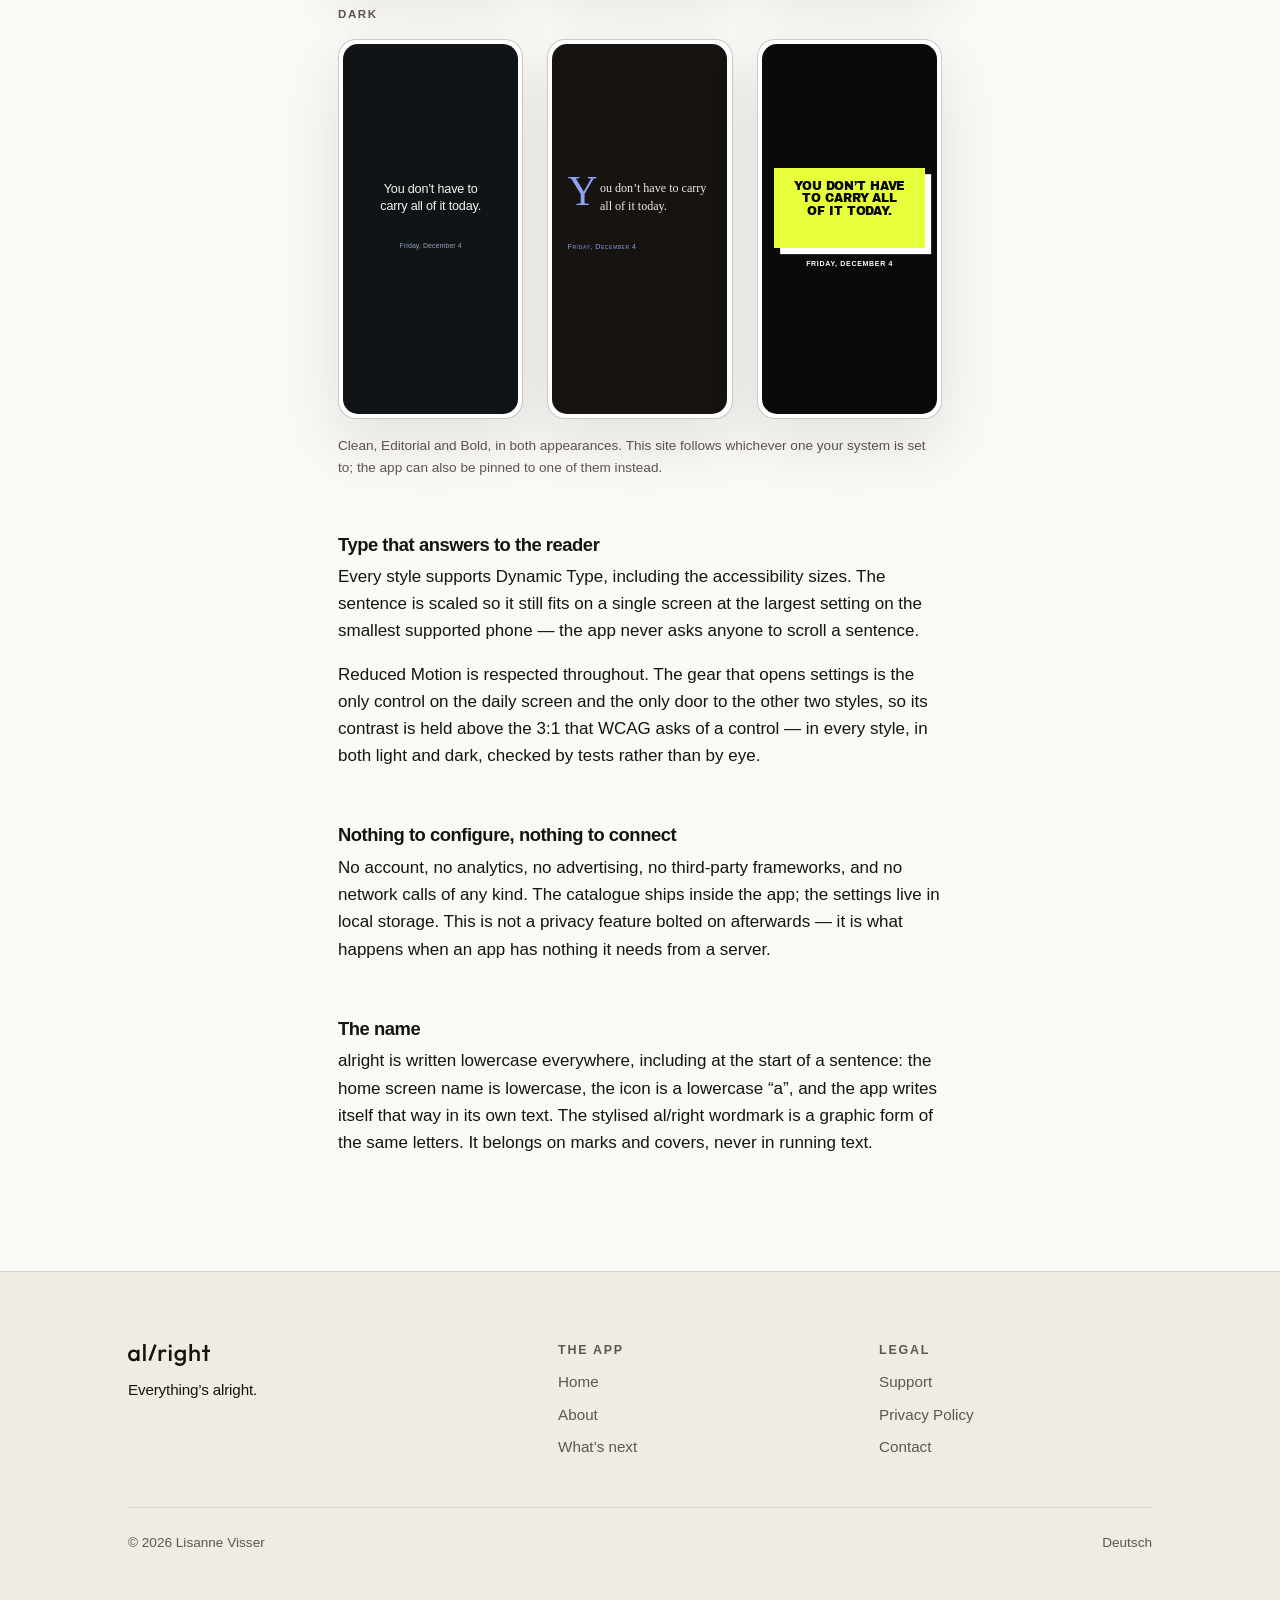
<file: about/index.html>
<!doctype html>
<html lang="en">
<head>
<meta charset="utf-8">
<meta name="viewport" content="width=device-width, initial-scale=1">
<title>About — alright</title>
<meta name="description" content="Made by one person: Lisanne Visser, designer, builder and yoga teacher. Why alright exists and how it is built.">
<meta name="robots" content="noindex, nofollow">
<link rel="stylesheet" href="../assets/site.css">
<link rel="icon" type="image/svg+xml" href="../favicon.svg">
<link rel="icon" type="image/png" sizes="32x32" href="../favicon.png">
<link rel="icon" type="image/png" sizes="16x16" href="../favicon-16x16.png">
<link rel="apple-touch-icon" sizes="180x180" href="../apple-touch-icon.png">
</head>
<body>
<a class="skip-link" href="#content">Skip to content</a>
<header class="site-header">
  <div class="wrap">
    <a class="brand" href="../" aria-label="alright">
      <svg class="logo" viewBox="0 0 765 205" fill="currentColor" role="img" aria-label="alright" xmlns="http://www.w3.org/2000/svg">
      <path d="M50.82 160.6C41.2867 160.6 32.6333 158.18 24.86 153.34C17.2333 148.5 11.1467 141.973 6.6 133.76C2.2 125.4 0 116.087 0 105.82C0 95.4068 2.2 86.0934 6.6 77.8801C11.1467 69.5201 17.2333 62.9201 24.86 58.0801C32.6333 53.0934 41.2867 50.6001 50.82 50.6001C58.8867 50.6001 66 52.3601 72.16 55.8801C78.4667 59.2534 83.4533 63.9468 87.12 69.9601C90.7867 75.9734 92.62 82.7934 92.62 90.4201V120.78C92.62 128.407 90.7867 135.227 87.12 141.24C83.6 147.253 78.6867 152.02 72.38 155.54C66.0733 158.913 58.8867 160.6 50.82 160.6ZM54.78 137.72C63.7267 137.72 70.9133 134.713 76.34 128.7C81.9133 122.687 84.7 114.987 84.7 105.6C84.7 99.2934 83.4533 93.7201 80.96 88.8801C78.4667 84.0401 74.9467 80.3001 70.4 77.6601C66 74.8734 60.7933 73.4801 54.78 73.4801C48.9133 73.4801 43.7067 74.8734 39.16 77.6601C34.76 80.3001 31.24 84.0401 28.6 88.8801C26.1067 93.7201 24.86 99.2934 24.86 105.6C24.86 111.907 26.1067 117.48 28.6 122.32C31.24 127.16 34.76 130.973 39.16 133.76C43.7067 136.4 48.9133 137.72 54.78 137.72ZM83.16 158.4V130.02L87.34 104.28L83.16 78.7601V52.8001H107.36V158.4H83.16Z"/>
      <path d="M140.817 158.4V9.34601e-05H165.017V79.2001V158.4H140.817Z"/>
      <path d="M285.072 158.4V52.8001H309.272V158.4H285.072ZM309.272 99.6601L300.912 95.4801C300.912 82.1334 303.845 71.3534 309.712 63.1401C315.725 54.7801 324.745 50.6001 336.772 50.6001C342.052 50.6001 346.819 51.5534 351.072 53.4601C355.325 55.3668 359.285 58.4468 362.952 62.7001L347.112 78.9801C345.205 76.9268 343.079 75.4601 340.732 74.5801C338.385 73.7001 335.672 73.2601 332.592 73.2601C325.845 73.2601 320.272 75.3868 315.872 79.6401C311.472 83.8934 309.272 90.5668 309.272 99.6601Z"/>
      <path d="M381.482 158.4V52.8001H405.682V158.4H381.482ZM393.582 33.4401C389.475 33.4401 386.028 32.0468 383.242 29.2601C380.602 26.4734 379.282 23.0268 379.282 18.9201C379.282 14.8134 380.602 11.3668 383.242 8.58009C386.028 5.79342 389.475 4.40009 393.582 4.40009C397.835 4.40009 401.282 5.79342 403.922 8.58009C406.562 11.3668 407.882 14.8134 407.882 18.9201C407.882 23.0268 406.562 26.4734 403.922 29.2601C401.282 32.0468 397.835 33.4401 393.582 33.4401Z"/>
      <path d="M483.424 204.6C472.278 204.6 462.524 202.547 454.164 198.44C445.804 194.48 439.058 188.833 433.924 181.5L449.764 165.66C454.018 170.94 458.858 174.9 464.284 177.54C469.711 180.18 476.238 181.5 483.864 181.5C493.398 181.5 500.951 179.007 506.524 174.02C512.098 169.18 514.884 162.507 514.884 154V128.04L519.064 104.72L514.884 81.1801V52.8001H539.084V154C539.084 164.12 536.738 172.92 532.044 180.4C527.351 188.027 520.824 193.967 512.464 198.22C504.104 202.473 494.424 204.6 483.424 204.6ZM482.324 156.2C472.938 156.2 464.431 153.927 456.804 149.38C449.324 144.687 443.384 138.307 438.984 130.24C434.731 122.173 432.604 113.153 432.604 103.18C432.604 93.2068 434.731 84.2601 438.984 76.3401C443.384 68.4201 449.324 62.1868 456.804 57.6401C464.431 52.9468 472.938 50.6001 482.324 50.6001C490.684 50.6001 498.018 52.2868 504.324 55.6601C510.631 59.0334 515.544 63.7268 519.064 69.7401C522.584 75.6068 524.344 82.5001 524.344 90.4201V116.38C524.344 124.153 522.511 131.047 518.844 137.06C515.324 143.073 510.411 147.767 504.104 151.14C497.798 154.513 490.538 156.2 482.324 156.2ZM487.164 133.32C493.031 133.32 498.164 132.073 502.564 129.58C506.964 127.087 510.338 123.64 512.684 119.24C515.178 114.693 516.424 109.413 516.424 103.4C516.424 97.3868 515.178 92.1801 512.684 87.7801C510.338 83.2334 506.964 79.7134 502.564 77.2201C498.164 74.7268 493.031 73.4801 487.164 73.4801C481.298 73.4801 476.091 74.7268 471.544 77.2201C467.144 79.7134 463.698 83.2334 461.204 87.7801C458.711 92.1801 457.464 97.3868 457.464 103.4C457.464 109.267 458.711 114.473 461.204 119.02C463.698 123.567 467.144 127.087 471.544 129.58C476.091 132.073 481.298 133.32 487.164 133.32Z"/>
      <path d="M644.947 158.4V97.4601C644.947 90.4201 642.674 84.6268 638.127 80.0801C633.727 75.5334 628.007 73.2601 620.967 73.2601C616.274 73.2601 612.094 74.2868 608.427 76.3401C604.761 78.3934 601.901 81.2534 599.847 84.9201C597.794 88.5868 596.767 92.7668 596.767 97.4601L587.307 92.1801C587.307 84.1134 589.067 77.0001 592.587 70.8401C596.107 64.5334 600.947 59.6201 607.107 56.1001C613.414 52.4334 620.454 50.6001 628.227 50.6001C636.147 50.6001 643.187 52.3601 649.347 55.8801C655.507 59.4001 660.347 64.3134 663.867 70.6201C667.387 76.7801 669.147 83.9668 669.147 92.1801V158.4H644.947ZM572.567 158.4V9.34601e-05H596.767V158.4H572.567Z"/>
      <path d="M715.11 158.4V8.8001H739.31V158.4H715.11ZM689.81 74.8001V52.8001H764.61V74.8001H689.81Z"/>
      <path d="M189.835 150.109L244.252 1.34982L266.98 9.66362L239.771 84.0432L212.562 158.423L189.835 150.109Z"/>
      </svg>
    </a>
    <button class="nav-toggle" type="button" aria-expanded="false"
            aria-controls="site-nav" aria-label="Menu">
      <span class="nav-icon" aria-hidden="true"></span>
    </button>
    <nav class="site-nav" id="site-nav" aria-label="Main">
        <a href="../about/" aria-current="page">About</a>
        <a href="../whats-next/">What&#8217;s next</a>
        <a href="../support/">Support</a>
        <a class="nav-lang" href="../about/de/">Deutsch</a>
    </nav>
  </div>
</header>

<main id="content">
<section class="page-head">
  <div class="wrap wrap-narrow">
    <p class="eyebrow">About</p>
    <h1>An app for you, made by one person</h1>
    <p class="lede">I design alright, build it and write the affirmations. Here
      is where it comes from, and why it turned out this quiet.</p>
  </div>
</section>

<div class="wrap wrap-narrow">
<div class="prose">
  <section>
    <div class="about-intro">
      <!-- A portrait goes here whenever you have one. Drop the file into
           assets/ and uncomment:
      <figure class="about-portrait">
        <img src="../assets/lisanne.jpg" alt="Lisanne Visser" width="640" height="800">
      </figure>
      -->
      <div>
        <p>Hi, I&#8217;m Lisanne, a designer who started building. I have worked
          in design for several years, and the whole time I&#8217;ve been
          searching for products that genuinely win you over through their
          interface: things that are careful about how they look and how they
          behave, not only about what they can do or how to make the most
          money.</p>
        <p>In my free time, I also teach yoga, and mindfulness is a category I
          know from the inside. Most apps &mdash; not just in this category
          &mdash; ask for far more attention than the practice they are supposed
          to support. I wanted a properly made one: a single affirmation a day,
          set in typography worth looking at, that never turns a quiet habit
          into an obligation. At some point waiting for one stopped making
          sense, so I built it.</p>
        <p>More of my work:
          <a href="https://lisannevisser.github.io/portfolio/#/">lisannevisser.github.io/portfolio</a></p>
      </div>
    </div>
  </section>

  <section>
    <h2>Why it is built like this</h2>
    <p>I want to give you the reasoning behind the app. Most apps today behave
      differently from this one. They show lots of ads or aggressively prompt you
      to upgrade. Although I work for products that do the same, with my own app
      I wanted to do something else. I wanted to build an ethical product that
      gives back to society. alright is built to serve people, not my wallet.
      Let me show you more about why and how I did it.</p>
  </section>

  <section>
    <h3>One sentence, fixed in advance</h3>
    <p>The sentence for a given day is worked out from the date itself. It is the
      same sentence for everyone, it is settled before the day starts, and
      opening the app twice will never produce a different one. That rules out
      the reflex the category runs on: pull down, get another, keep going until
      one feels right.</p>
    <p>The order is shuffled once from a fixed seed, so the 120 sentences run
      through 120 days without repeating &mdash; roughly four months before a
      sentence comes back.</p>
    <div class="aside">
      <p>The engine is a pure function of the date: no randomness at runtime, no
        stored state, nothing to sync. Which is also why it can be tested
        without a phone attached.</p>
    </div>
  </section>

  <section>
    <h3>The notification is the product</h3>
    <p>Most of the app is one notification a day, so the scheduling gets the care
      that a feature list would otherwise get. iOS allows an app 64 pending
      notifications; alright schedules the full 64 days ahead, which means your
      sentence keeps arriving even if you don&#8217;t open the app for two
      months.</p>
    <p>When that buffer is close to running out, the last notification says so
      plainly instead of the app simply going silent. An app that quietly stops
      working is worse than one that admits it needs opening.</p>
  </section>

  <section>
    <h3>Three styles, one sentence</h3>
    <p>The same text, set three ways. They exist because the sentence is the
      whole screen: with nothing else to look at, typography is the entire
      interface.</p>
    <h4>Clean</h4>
    <p>San Francisco on paper white, centred, near-black ink. The default,
      designed to disappear.</p>
    <h4>Editorial</h4>
    <p>New York &mdash; Apple&#8217;s own serif, with real optical sizes &mdash;
      on ivory, with a raised initial in ultramarine. The first two lines set
      around the initial, then the paragraph returns to its full measure. The
      first version of this style was rejected for being &ldquo;Clean with a
      serif&rdquo;: same centred composition, same symmetry, only a different
      typeface. A style needs an idea, not a font swap.</p>
    <h4>Bold</h4>
    <p>Archivo Black in capitals on a slab: a four-pixel border, a ten-pixel
      offset shadow, acid yellow ground. Its dark version is drawn rather than
      inverted, because a black border and a black shadow on a black ground
      erase the two things that make the style what it is. So acid becomes the
      slab and the shadow turns white.</p>
  </section>

  <section>
    <h3>Light and dark, drawn twice</h3>
    <p>Six screens, not three. Every style has a dark version of its own rather
      than an inverted copy, and the differences are decisions rather than
      arithmetic: ivory becomes warm near-black and the ultramarine lifts so it
      glows instead of vibrating; the acid slab swaps places with the ground and
      the hard shadow turns white.</p>
    <figure class="scheme-figure">
      <div>
        <p class="scheme-label">Light</p>
        <div class="scheme-row scheme-light">
          <div class="device">
      <div class="device-screen screen-clean">
        <div class="screen-body">
          <p class="screen-sentence">You don&#8217;t have to carry all of it today.</p>
          <p class="screen-date" data-today>Wednesday, August 5</p>
        </div>
      </div>
    </div>
          <div class="device">
      <div class="device-screen screen-editorial">
        <div class="screen-body">
          <p class="screen-sentence"><span class="initial" aria-hidden="true">Y</span><span class="visually-hidden">Y</span>ou don&#8217;t have to carry all of it today.</p>
          <p class="screen-date" data-today>Wednesday, August 5</p>
        </div>
      </div>
    </div>
          <div class="device">
      <div class="device-screen screen-bold">
        <div class="screen-body">
          <div class="slab"><p class="screen-sentence">You don&#8217;t have to carry all of it today.</p></div>
          <p class="screen-date" data-today>Wednesday, August 5</p>
        </div>
      </div>
    </div>
        </div>
      </div>
      <div style="margin-top: 1.75rem">
        <p class="scheme-label">Dark</p>
        <div class="scheme-row scheme-dark">
          <div class="device">
      <div class="device-screen screen-clean">
        <div class="screen-body">
          <p class="screen-sentence">You don&#8217;t have to carry all of it today.</p>
          <p class="screen-date" data-today>Wednesday, August 5</p>
        </div>
      </div>
    </div>
          <div class="device">
      <div class="device-screen screen-editorial">
        <div class="screen-body">
          <p class="screen-sentence"><span class="initial" aria-hidden="true">Y</span><span class="visually-hidden">Y</span>ou don&#8217;t have to carry all of it today.</p>
          <p class="screen-date" data-today>Wednesday, August 5</p>
        </div>
      </div>
    </div>
          <div class="device">
      <div class="device-screen screen-bold">
        <div class="screen-body">
          <div class="slab"><p class="screen-sentence">You don&#8217;t have to carry all of it today.</p></div>
          <p class="screen-date" data-today>Wednesday, August 5</p>
        </div>
      </div>
    </div>
        </div>
      </div>
      <figcaption>Clean, Editorial and Bold, in both appearances. This site follows whichever one your system is set to; the app can also be pinned to one of them instead.</figcaption>
    </figure>
  </section>

  <section>
    <h3>Type that answers to the reader</h3>
    <p>Every style supports Dynamic Type, including the accessibility sizes. The
      sentence is scaled so it still fits on a single screen at the largest
      setting on the smallest supported phone &mdash; the app never asks anyone
      to scroll a sentence.</p>
    <p>Reduced Motion is respected throughout. The gear that opens settings is
      the only control on the daily screen and the only door to the other two
      styles, so its contrast is held above the 3:1 that WCAG asks of a control
      &mdash; in every style, in both light and dark, checked by tests rather
      than by eye.</p>
  </section>

  <section>
    <h3>Nothing to configure, nothing to connect</h3>
    <p>No account, no analytics, no advertising, no third-party frameworks, and
      no network calls of any kind. The catalogue ships inside the app; the
      settings live in local storage. This is not a privacy feature bolted on
      afterwards &mdash; it is what happens when an app has nothing it needs
      from a server.</p>
  </section>

  <section>
    <h3>The name</h3>
    <p>alright is written lowercase everywhere, including at the start of a
      sentence: the home screen name is lowercase, the icon is a lowercase
      &ldquo;a&rdquo;, and the app writes itself that way in its own text. The
      stylised al/right wordmark is a graphic form of the same letters. It
      belongs on marks and covers, never in running text.</p>
  </section>
</div>
</div>
</main>

<footer class="site-footer">
  <div class="wrap">
    <div class="footer-top">
      <div>
        <p class="footer-mark">
          <svg class="logo" viewBox="0 0 765 205" fill="currentColor" role="img" aria-label="alright" xmlns="http://www.w3.org/2000/svg">
          <path d="M50.82 160.6C41.2867 160.6 32.6333 158.18 24.86 153.34C17.2333 148.5 11.1467 141.973 6.6 133.76C2.2 125.4 0 116.087 0 105.82C0 95.4068 2.2 86.0934 6.6 77.8801C11.1467 69.5201 17.2333 62.9201 24.86 58.0801C32.6333 53.0934 41.2867 50.6001 50.82 50.6001C58.8867 50.6001 66 52.3601 72.16 55.8801C78.4667 59.2534 83.4533 63.9468 87.12 69.9601C90.7867 75.9734 92.62 82.7934 92.62 90.4201V120.78C92.62 128.407 90.7867 135.227 87.12 141.24C83.6 147.253 78.6867 152.02 72.38 155.54C66.0733 158.913 58.8867 160.6 50.82 160.6ZM54.78 137.72C63.7267 137.72 70.9133 134.713 76.34 128.7C81.9133 122.687 84.7 114.987 84.7 105.6C84.7 99.2934 83.4533 93.7201 80.96 88.8801C78.4667 84.0401 74.9467 80.3001 70.4 77.6601C66 74.8734 60.7933 73.4801 54.78 73.4801C48.9133 73.4801 43.7067 74.8734 39.16 77.6601C34.76 80.3001 31.24 84.0401 28.6 88.8801C26.1067 93.7201 24.86 99.2934 24.86 105.6C24.86 111.907 26.1067 117.48 28.6 122.32C31.24 127.16 34.76 130.973 39.16 133.76C43.7067 136.4 48.9133 137.72 54.78 137.72ZM83.16 158.4V130.02L87.34 104.28L83.16 78.7601V52.8001H107.36V158.4H83.16Z"/>
          <path d="M140.817 158.4V9.34601e-05H165.017V79.2001V158.4H140.817Z"/>
          <path d="M285.072 158.4V52.8001H309.272V158.4H285.072ZM309.272 99.6601L300.912 95.4801C300.912 82.1334 303.845 71.3534 309.712 63.1401C315.725 54.7801 324.745 50.6001 336.772 50.6001C342.052 50.6001 346.819 51.5534 351.072 53.4601C355.325 55.3668 359.285 58.4468 362.952 62.7001L347.112 78.9801C345.205 76.9268 343.079 75.4601 340.732 74.5801C338.385 73.7001 335.672 73.2601 332.592 73.2601C325.845 73.2601 320.272 75.3868 315.872 79.6401C311.472 83.8934 309.272 90.5668 309.272 99.6601Z"/>
          <path d="M381.482 158.4V52.8001H405.682V158.4H381.482ZM393.582 33.4401C389.475 33.4401 386.028 32.0468 383.242 29.2601C380.602 26.4734 379.282 23.0268 379.282 18.9201C379.282 14.8134 380.602 11.3668 383.242 8.58009C386.028 5.79342 389.475 4.40009 393.582 4.40009C397.835 4.40009 401.282 5.79342 403.922 8.58009C406.562 11.3668 407.882 14.8134 407.882 18.9201C407.882 23.0268 406.562 26.4734 403.922 29.2601C401.282 32.0468 397.835 33.4401 393.582 33.4401Z"/>
          <path d="M483.424 204.6C472.278 204.6 462.524 202.547 454.164 198.44C445.804 194.48 439.058 188.833 433.924 181.5L449.764 165.66C454.018 170.94 458.858 174.9 464.284 177.54C469.711 180.18 476.238 181.5 483.864 181.5C493.398 181.5 500.951 179.007 506.524 174.02C512.098 169.18 514.884 162.507 514.884 154V128.04L519.064 104.72L514.884 81.1801V52.8001H539.084V154C539.084 164.12 536.738 172.92 532.044 180.4C527.351 188.027 520.824 193.967 512.464 198.22C504.104 202.473 494.424 204.6 483.424 204.6ZM482.324 156.2C472.938 156.2 464.431 153.927 456.804 149.38C449.324 144.687 443.384 138.307 438.984 130.24C434.731 122.173 432.604 113.153 432.604 103.18C432.604 93.2068 434.731 84.2601 438.984 76.3401C443.384 68.4201 449.324 62.1868 456.804 57.6401C464.431 52.9468 472.938 50.6001 482.324 50.6001C490.684 50.6001 498.018 52.2868 504.324 55.6601C510.631 59.0334 515.544 63.7268 519.064 69.7401C522.584 75.6068 524.344 82.5001 524.344 90.4201V116.38C524.344 124.153 522.511 131.047 518.844 137.06C515.324 143.073 510.411 147.767 504.104 151.14C497.798 154.513 490.538 156.2 482.324 156.2ZM487.164 133.32C493.031 133.32 498.164 132.073 502.564 129.58C506.964 127.087 510.338 123.64 512.684 119.24C515.178 114.693 516.424 109.413 516.424 103.4C516.424 97.3868 515.178 92.1801 512.684 87.7801C510.338 83.2334 506.964 79.7134 502.564 77.2201C498.164 74.7268 493.031 73.4801 487.164 73.4801C481.298 73.4801 476.091 74.7268 471.544 77.2201C467.144 79.7134 463.698 83.2334 461.204 87.7801C458.711 92.1801 457.464 97.3868 457.464 103.4C457.464 109.267 458.711 114.473 461.204 119.02C463.698 123.567 467.144 127.087 471.544 129.58C476.091 132.073 481.298 133.32 487.164 133.32Z"/>
          <path d="M644.947 158.4V97.4601C644.947 90.4201 642.674 84.6268 638.127 80.0801C633.727 75.5334 628.007 73.2601 620.967 73.2601C616.274 73.2601 612.094 74.2868 608.427 76.3401C604.761 78.3934 601.901 81.2534 599.847 84.9201C597.794 88.5868 596.767 92.7668 596.767 97.4601L587.307 92.1801C587.307 84.1134 589.067 77.0001 592.587 70.8401C596.107 64.5334 600.947 59.6201 607.107 56.1001C613.414 52.4334 620.454 50.6001 628.227 50.6001C636.147 50.6001 643.187 52.3601 649.347 55.8801C655.507 59.4001 660.347 64.3134 663.867 70.6201C667.387 76.7801 669.147 83.9668 669.147 92.1801V158.4H644.947ZM572.567 158.4V9.34601e-05H596.767V158.4H572.567Z"/>
          <path d="M715.11 158.4V8.8001H739.31V158.4H715.11ZM689.81 74.8001V52.8001H764.61V74.8001H689.81Z"/>
          <path d="M189.835 150.109L244.252 1.34982L266.98 9.66362L239.771 84.0432L212.562 158.423L189.835 150.109Z"/>
          </svg>
        </p>
        <p class="footer-tagline">Everything&#8217;s alright.</p>
      </div>
      <div class="footer-col">
        <h2>The app</h2>
        <ul>
          <li><a href="../">Home</a></li>
          <li><a href="../about/">About</a></li>
          <li><a href="../whats-next/">What&#8217;s next</a></li>
        </ul>
      </div>
      <div class="footer-col">
        <h2>Legal</h2>
        <ul>
          <li><a href="../support/">Support</a></li>
          <li><a href="../privacy/">Privacy Policy</a></li>
          <li><a href="mailto:alrightapp@icloud.com" title="alrightapp@icloud.com">Contact</a></li>
        </ul>
      </div>
    </div>
    <div class="footer-bottom">
      <p>© 2026 Lisanne Visser</p>
      <p><a href="../about/de/">Deutsch</a></p>
    </div>
  </div>
</footer>
<script src="../assets/site.js"></script>
</body>
</html>
</file>
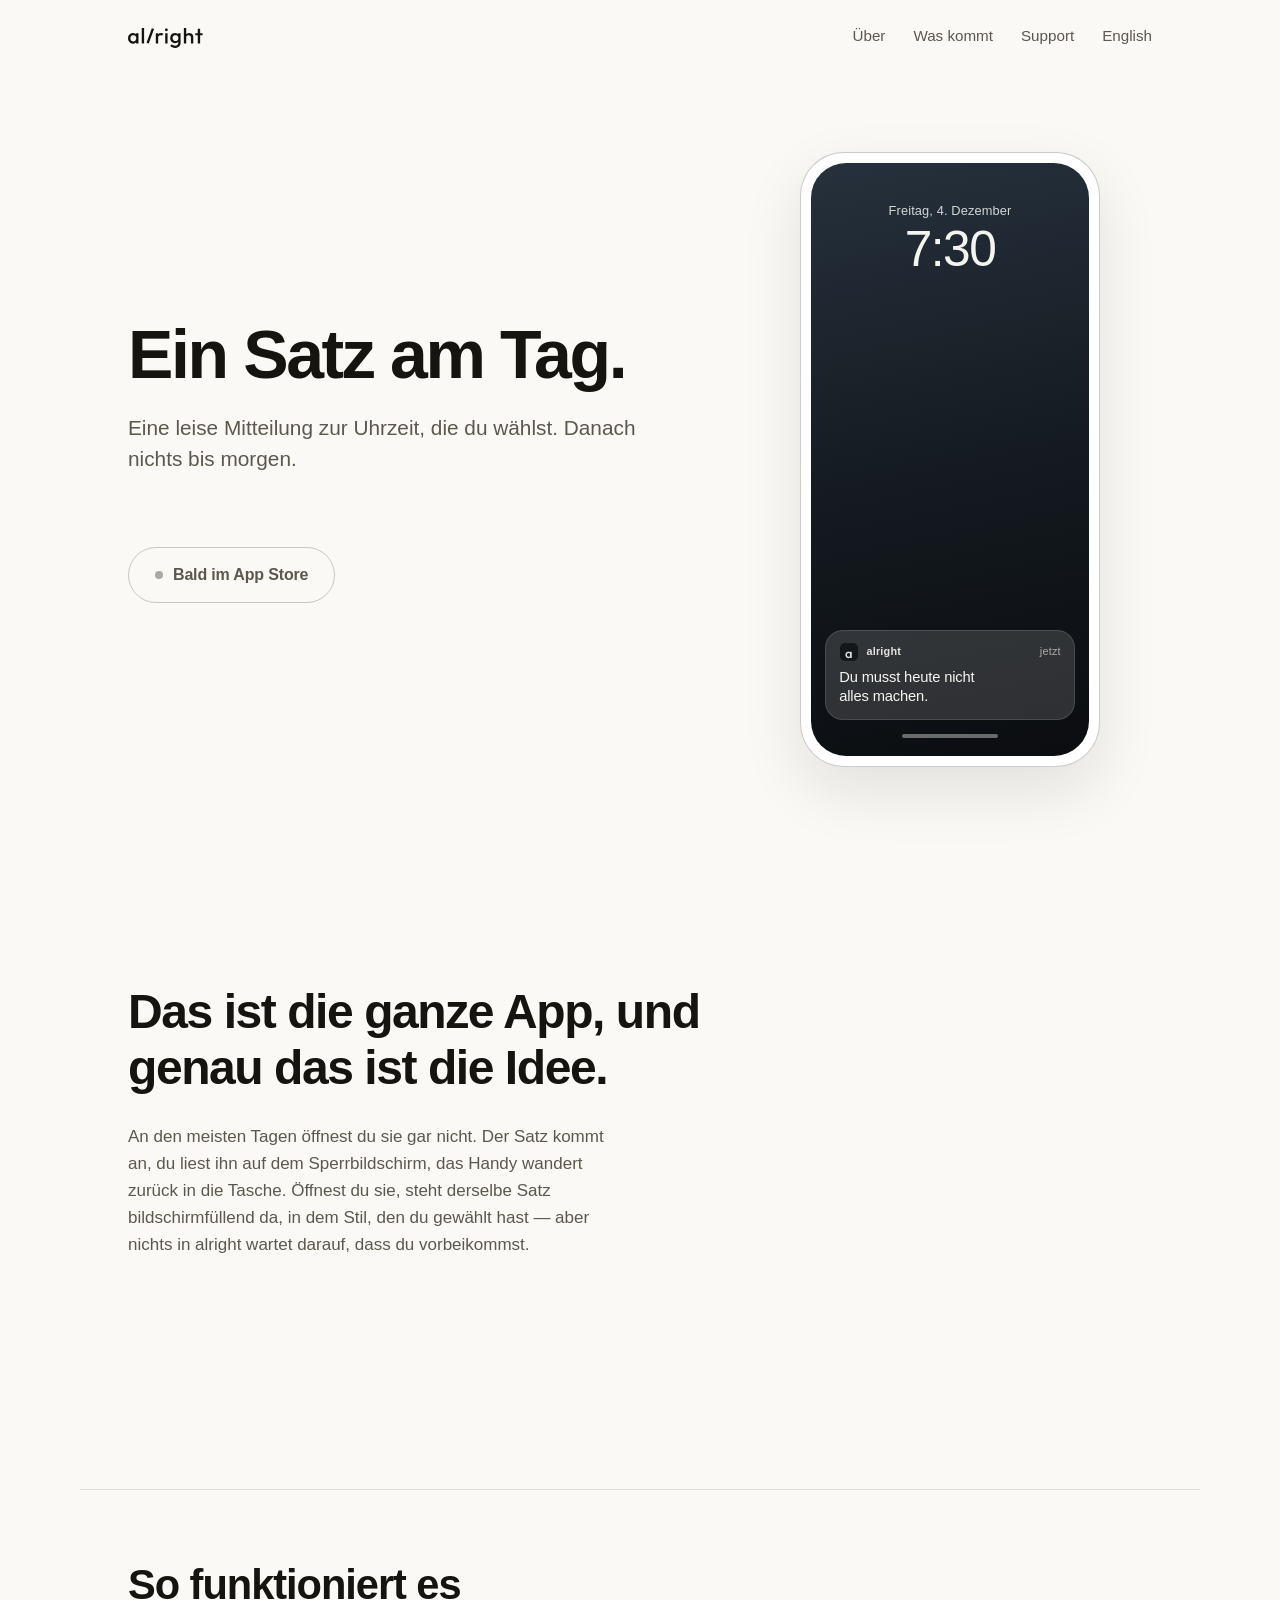
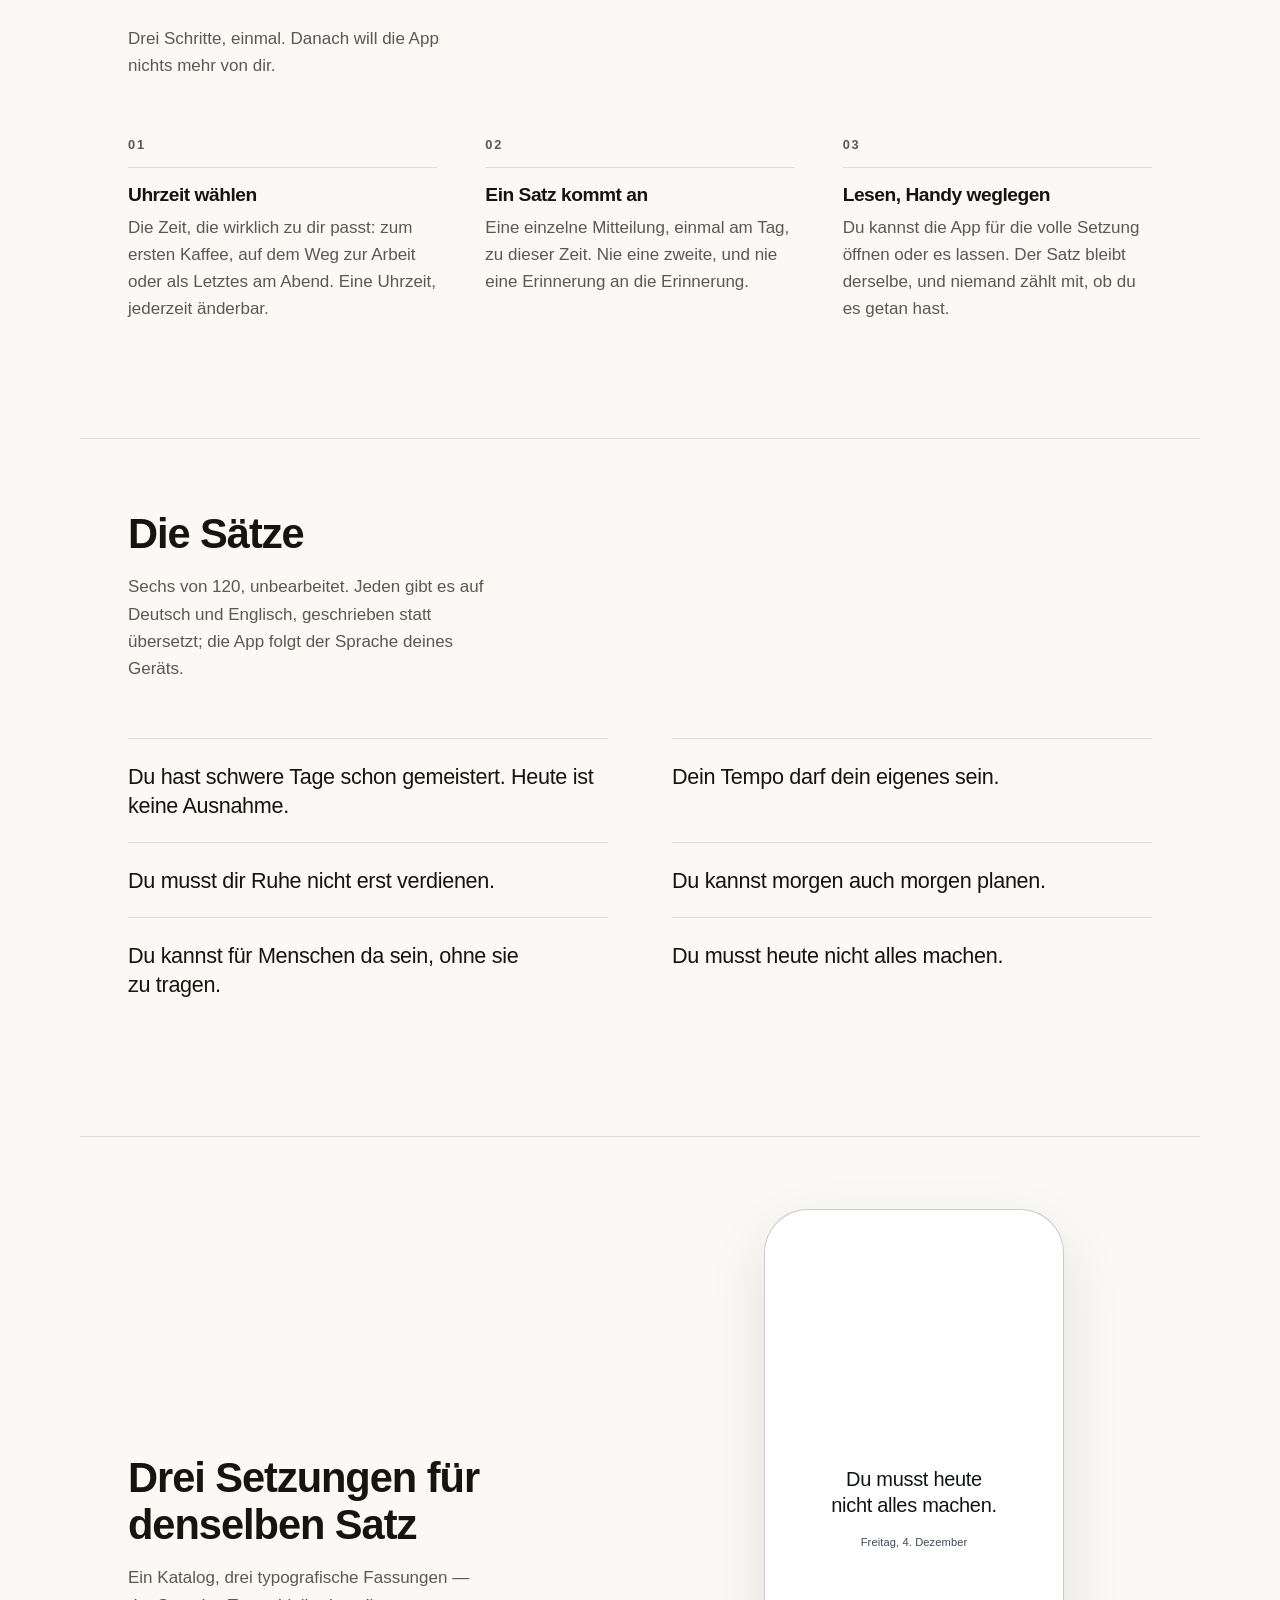
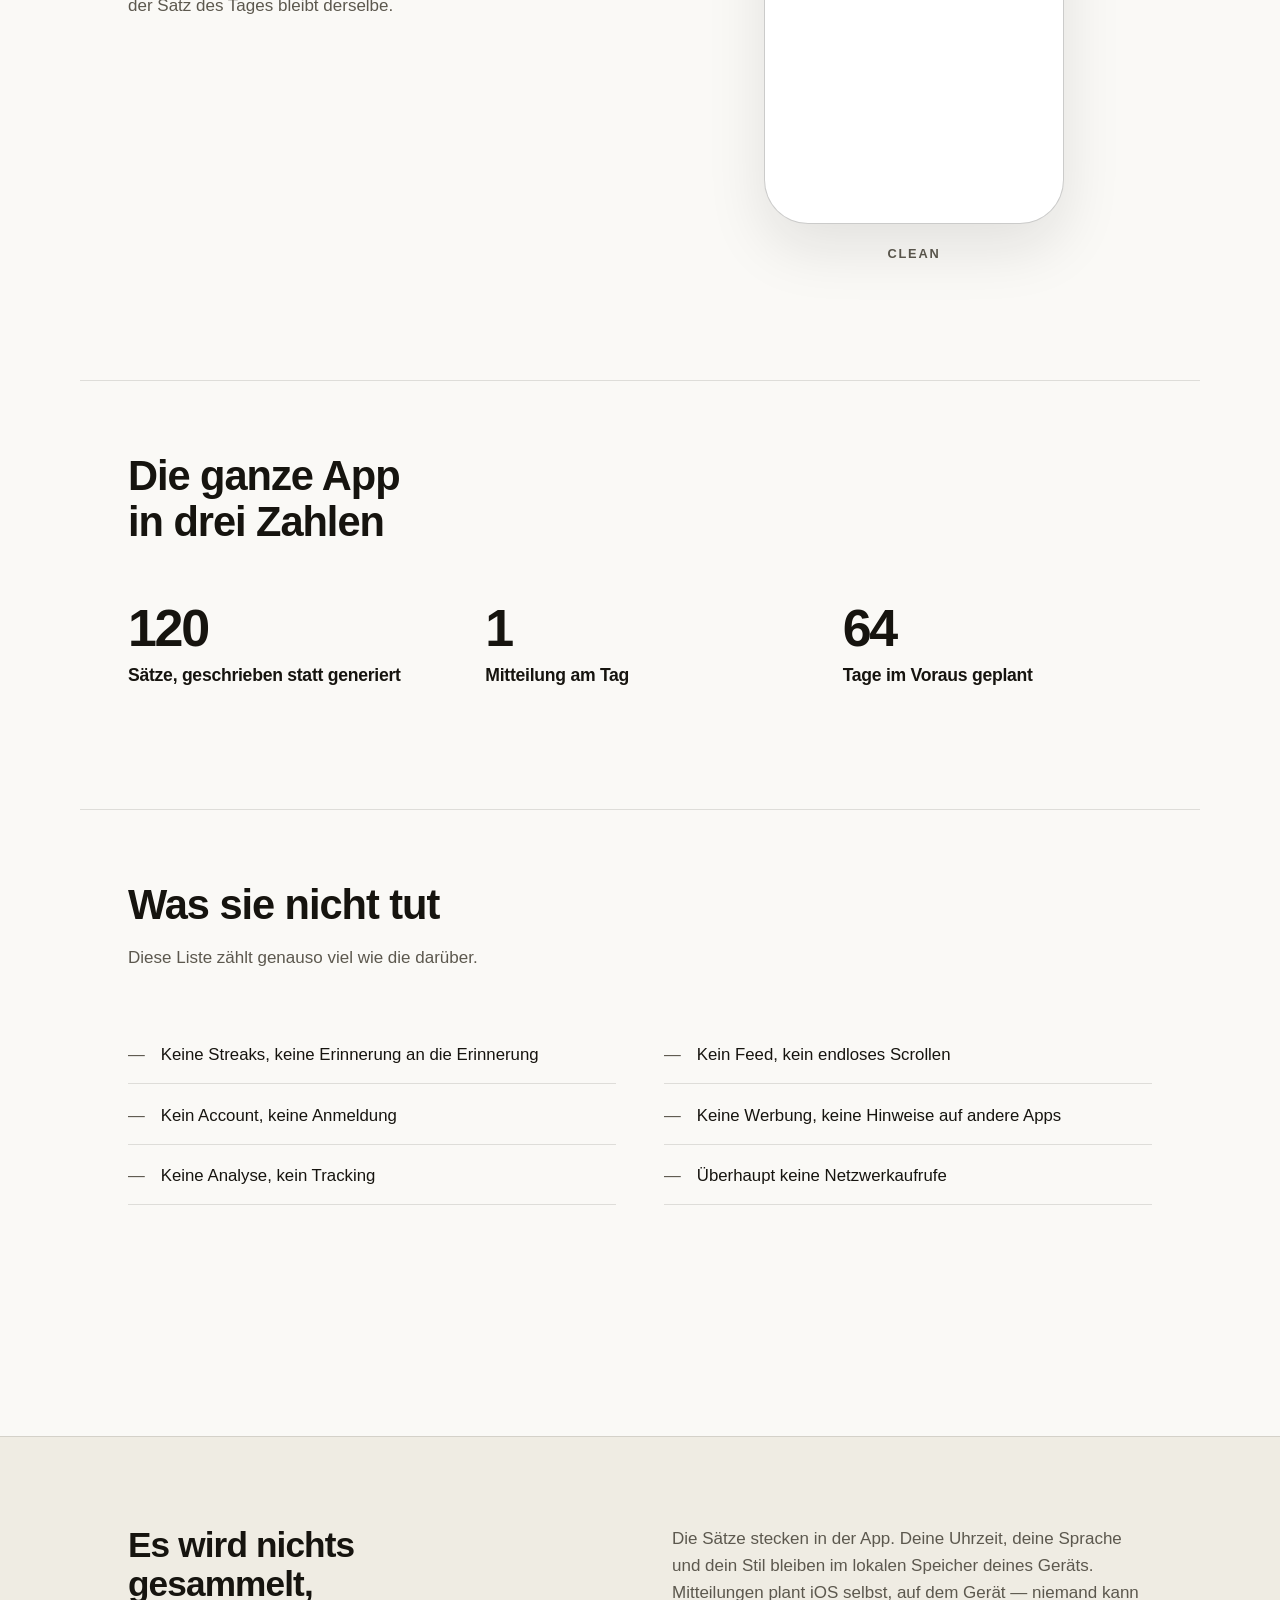
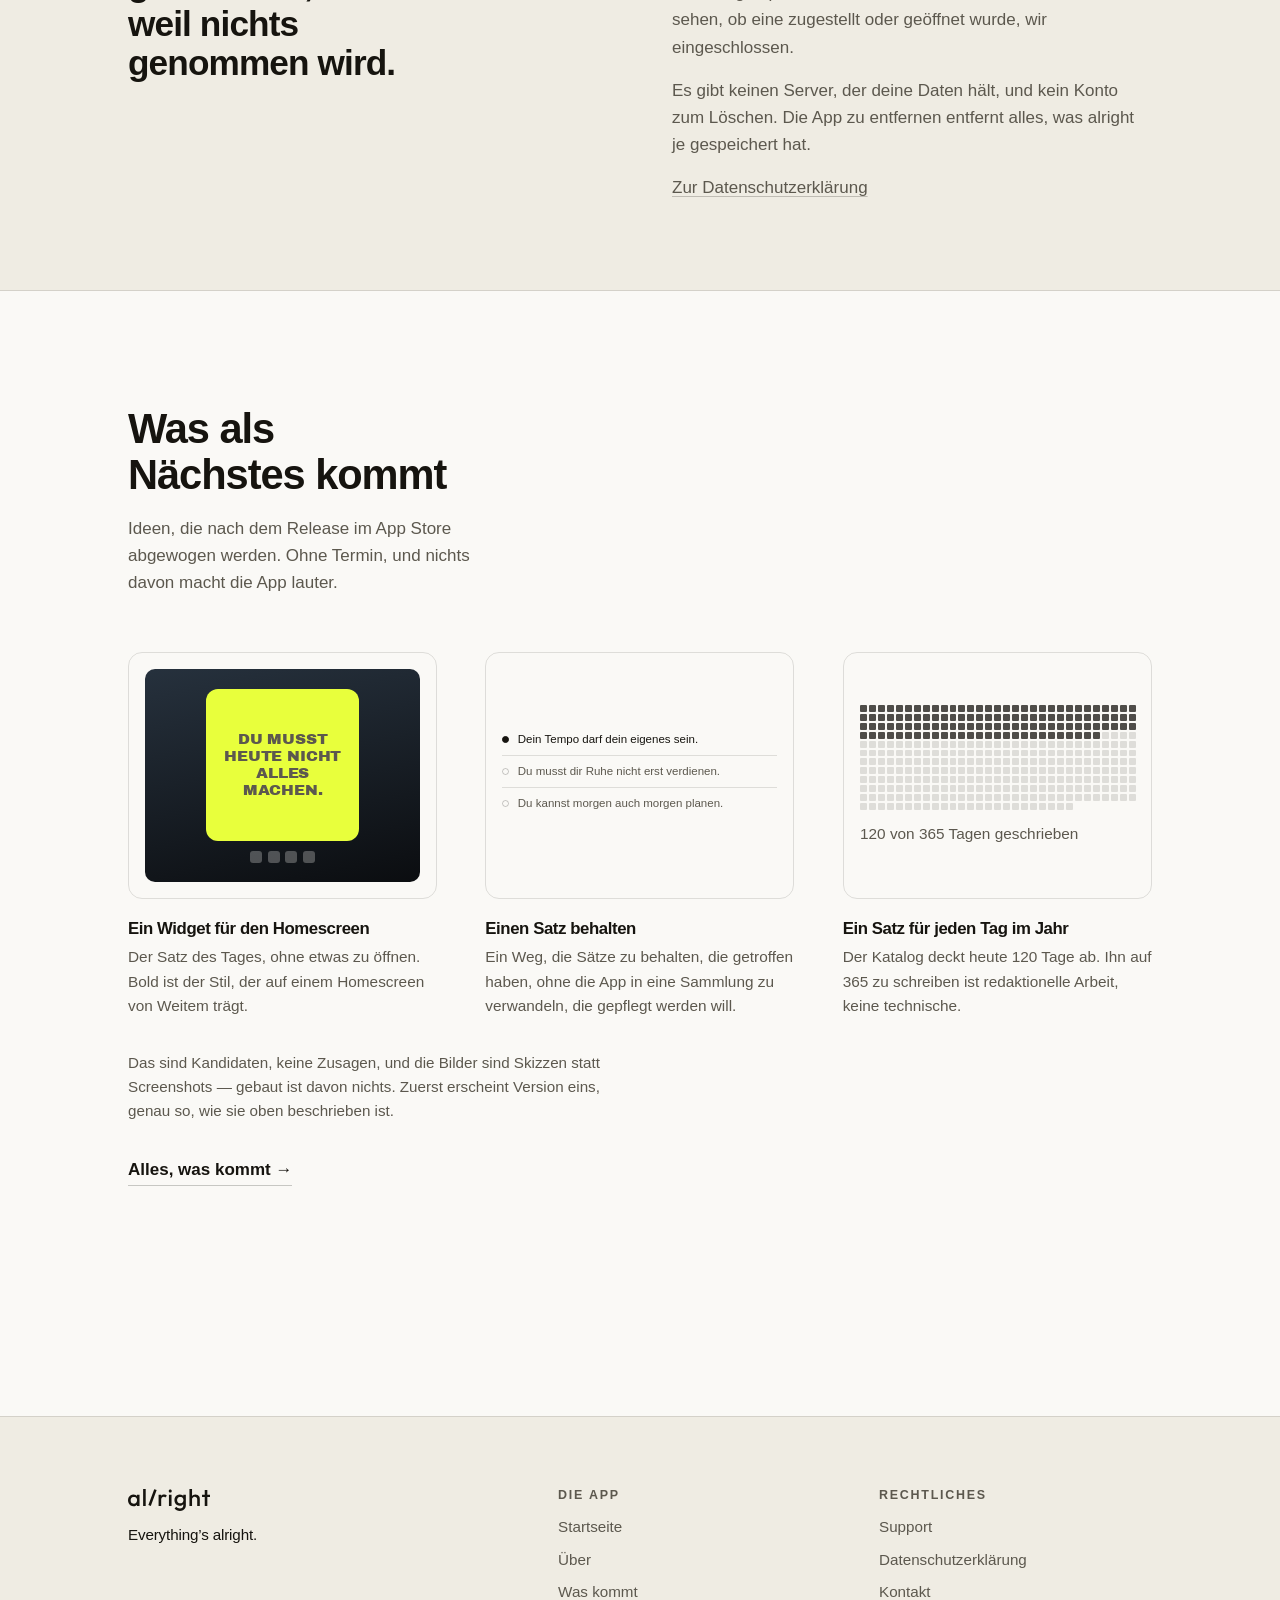
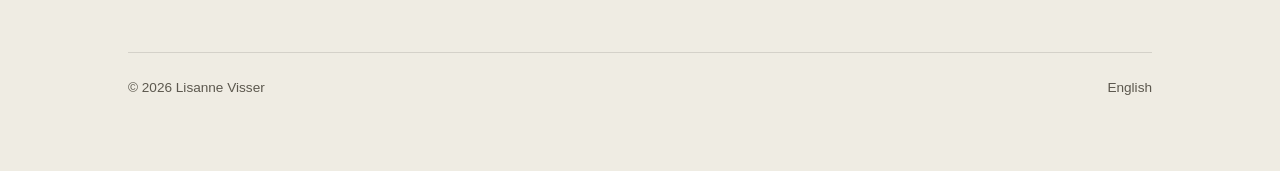
<file: de/index.html>
<!doctype html>
<html lang="de">
<head>
<meta charset="utf-8">
<meta name="viewport" content="width=device-width, initial-scale=1">
<title>alright — ein Satz am Tag</title>
<meta name="description" content="alright zeigt dir jeden Tag eine Affirmation: eine leise Mitteilung, kein Account, kein Tracking. Bald im App Store.">
<meta name="robots" content="noindex, nofollow">
<link rel="stylesheet" href="../assets/site.css">
<link rel="icon" type="image/svg+xml" href="../favicon.svg">
<link rel="icon" type="image/png" sizes="32x32" href="../favicon.png">
<link rel="icon" type="image/png" sizes="16x16" href="../favicon-16x16.png">
<link rel="apple-touch-icon" sizes="180x180" href="../apple-touch-icon.png">
</head>
<body>
<a class="skip-link" href="#content">Zum Inhalt springen</a>
<header class="site-header">
  <div class="wrap">
    <a class="brand" href="../de/" aria-label="alright">
      <svg class="logo" viewBox="0 0 765 205" fill="currentColor" role="img" aria-label="alright" xmlns="http://www.w3.org/2000/svg">
      <path d="M50.82 160.6C41.2867 160.6 32.6333 158.18 24.86 153.34C17.2333 148.5 11.1467 141.973 6.6 133.76C2.2 125.4 0 116.087 0 105.82C0 95.4068 2.2 86.0934 6.6 77.8801C11.1467 69.5201 17.2333 62.9201 24.86 58.0801C32.6333 53.0934 41.2867 50.6001 50.82 50.6001C58.8867 50.6001 66 52.3601 72.16 55.8801C78.4667 59.2534 83.4533 63.9468 87.12 69.9601C90.7867 75.9734 92.62 82.7934 92.62 90.4201V120.78C92.62 128.407 90.7867 135.227 87.12 141.24C83.6 147.253 78.6867 152.02 72.38 155.54C66.0733 158.913 58.8867 160.6 50.82 160.6ZM54.78 137.72C63.7267 137.72 70.9133 134.713 76.34 128.7C81.9133 122.687 84.7 114.987 84.7 105.6C84.7 99.2934 83.4533 93.7201 80.96 88.8801C78.4667 84.0401 74.9467 80.3001 70.4 77.6601C66 74.8734 60.7933 73.4801 54.78 73.4801C48.9133 73.4801 43.7067 74.8734 39.16 77.6601C34.76 80.3001 31.24 84.0401 28.6 88.8801C26.1067 93.7201 24.86 99.2934 24.86 105.6C24.86 111.907 26.1067 117.48 28.6 122.32C31.24 127.16 34.76 130.973 39.16 133.76C43.7067 136.4 48.9133 137.72 54.78 137.72ZM83.16 158.4V130.02L87.34 104.28L83.16 78.7601V52.8001H107.36V158.4H83.16Z"/>
      <path d="M140.817 158.4V9.34601e-05H165.017V79.2001V158.4H140.817Z"/>
      <path d="M285.072 158.4V52.8001H309.272V158.4H285.072ZM309.272 99.6601L300.912 95.4801C300.912 82.1334 303.845 71.3534 309.712 63.1401C315.725 54.7801 324.745 50.6001 336.772 50.6001C342.052 50.6001 346.819 51.5534 351.072 53.4601C355.325 55.3668 359.285 58.4468 362.952 62.7001L347.112 78.9801C345.205 76.9268 343.079 75.4601 340.732 74.5801C338.385 73.7001 335.672 73.2601 332.592 73.2601C325.845 73.2601 320.272 75.3868 315.872 79.6401C311.472 83.8934 309.272 90.5668 309.272 99.6601Z"/>
      <path d="M381.482 158.4V52.8001H405.682V158.4H381.482ZM393.582 33.4401C389.475 33.4401 386.028 32.0468 383.242 29.2601C380.602 26.4734 379.282 23.0268 379.282 18.9201C379.282 14.8134 380.602 11.3668 383.242 8.58009C386.028 5.79342 389.475 4.40009 393.582 4.40009C397.835 4.40009 401.282 5.79342 403.922 8.58009C406.562 11.3668 407.882 14.8134 407.882 18.9201C407.882 23.0268 406.562 26.4734 403.922 29.2601C401.282 32.0468 397.835 33.4401 393.582 33.4401Z"/>
      <path d="M483.424 204.6C472.278 204.6 462.524 202.547 454.164 198.44C445.804 194.48 439.058 188.833 433.924 181.5L449.764 165.66C454.018 170.94 458.858 174.9 464.284 177.54C469.711 180.18 476.238 181.5 483.864 181.5C493.398 181.5 500.951 179.007 506.524 174.02C512.098 169.18 514.884 162.507 514.884 154V128.04L519.064 104.72L514.884 81.1801V52.8001H539.084V154C539.084 164.12 536.738 172.92 532.044 180.4C527.351 188.027 520.824 193.967 512.464 198.22C504.104 202.473 494.424 204.6 483.424 204.6ZM482.324 156.2C472.938 156.2 464.431 153.927 456.804 149.38C449.324 144.687 443.384 138.307 438.984 130.24C434.731 122.173 432.604 113.153 432.604 103.18C432.604 93.2068 434.731 84.2601 438.984 76.3401C443.384 68.4201 449.324 62.1868 456.804 57.6401C464.431 52.9468 472.938 50.6001 482.324 50.6001C490.684 50.6001 498.018 52.2868 504.324 55.6601C510.631 59.0334 515.544 63.7268 519.064 69.7401C522.584 75.6068 524.344 82.5001 524.344 90.4201V116.38C524.344 124.153 522.511 131.047 518.844 137.06C515.324 143.073 510.411 147.767 504.104 151.14C497.798 154.513 490.538 156.2 482.324 156.2ZM487.164 133.32C493.031 133.32 498.164 132.073 502.564 129.58C506.964 127.087 510.338 123.64 512.684 119.24C515.178 114.693 516.424 109.413 516.424 103.4C516.424 97.3868 515.178 92.1801 512.684 87.7801C510.338 83.2334 506.964 79.7134 502.564 77.2201C498.164 74.7268 493.031 73.4801 487.164 73.4801C481.298 73.4801 476.091 74.7268 471.544 77.2201C467.144 79.7134 463.698 83.2334 461.204 87.7801C458.711 92.1801 457.464 97.3868 457.464 103.4C457.464 109.267 458.711 114.473 461.204 119.02C463.698 123.567 467.144 127.087 471.544 129.58C476.091 132.073 481.298 133.32 487.164 133.32Z"/>
      <path d="M644.947 158.4V97.4601C644.947 90.4201 642.674 84.6268 638.127 80.0801C633.727 75.5334 628.007 73.2601 620.967 73.2601C616.274 73.2601 612.094 74.2868 608.427 76.3401C604.761 78.3934 601.901 81.2534 599.847 84.9201C597.794 88.5868 596.767 92.7668 596.767 97.4601L587.307 92.1801C587.307 84.1134 589.067 77.0001 592.587 70.8401C596.107 64.5334 600.947 59.6201 607.107 56.1001C613.414 52.4334 620.454 50.6001 628.227 50.6001C636.147 50.6001 643.187 52.3601 649.347 55.8801C655.507 59.4001 660.347 64.3134 663.867 70.6201C667.387 76.7801 669.147 83.9668 669.147 92.1801V158.4H644.947ZM572.567 158.4V9.34601e-05H596.767V158.4H572.567Z"/>
      <path d="M715.11 158.4V8.8001H739.31V158.4H715.11ZM689.81 74.8001V52.8001H764.61V74.8001H689.81Z"/>
      <path d="M189.835 150.109L244.252 1.34982L266.98 9.66362L239.771 84.0432L212.562 158.423L189.835 150.109Z"/>
      </svg>
    </a>
    <button class="nav-toggle" type="button" aria-expanded="false"
            aria-controls="site-nav" aria-label="Menü">
      <span class="nav-icon" aria-hidden="true"></span>
    </button>
    <nav class="site-nav" id="site-nav" aria-label="Hauptnavigation">
        <a href="../about/de/">Über</a>
        <a href="../whats-next/de/">Was kommt</a>
        <a href="../support/de/">Support</a>
        <a class="nav-lang" href="../">English</a>
    </nav>
  </div>
</header>

<main id="content">
<section class="hero">
  <div class="wrap hero-grid">
    <div>
      <h1>Ein Satz am Tag.</h1>
      <p class="lede">Eine leise Mitteilung zur Uhrzeit, die du wählst. Danach
        nichts bis morgen.</p>
      <button class="status-button" type="button" disabled>Bald im App Store</button>
    </div>
    <div>
      <div class="device">
      <div class="device-screen screen-lock" role="img" aria-label="Ein gesperrtes iPhone um 7:30 Uhr morgens, mit einer einzelnen Mitteilung von alright: Du musst heute nicht alles machen.">
        <p class="lock-date" data-today>Mittwoch, 5. August</p>
        <p class="lock-time">7:30</p>
        <div class="lock-notification">
          <p class="lock-meta">
            <span class="lock-icon" aria-hidden="true">a</span>
            <span class="lock-app">alright</span>
            <span class="lock-when">jetzt</span>
          </p>
          <p class="lock-sentence">Du musst heute nicht alles machen.</p>
        </div>
        <div class="lock-bar" aria-hidden="true"></div>
      </div>
    </div>
    </div>
  </div>
</section>

<section class="statement">
  <div class="wrap">
    <blockquote>Das ist die ganze App, und genau das ist die Idee.</blockquote>
    <p class="attribution">An den meisten Tagen öffnest du sie gar nicht. Der
      Satz kommt an, du liest ihn auf dem Sperrbildschirm, das Handy wandert
      zurück in die Tasche. Öffnest du sie, steht derselbe Satz bildschirmfüllend
      da, in dem Stil, den du gewählt hast &mdash; aber nichts in alright wartet
      darauf, dass du vorbeikommst.</p>
  </div>
</section>

<section class="section">
  <div class="wrap rule-top">
    <div class="section-head">
      <h2>So funktioniert es</h2>
      <p>Drei Schritte, einmal. Danach will die App nichts mehr von dir.</p>
    </div>
    <div class="steps">
      <div class="step">
        <h3>Uhrzeit wählen</h3>
        <p>Die Zeit, die wirklich zu dir passt: zum ersten Kaffee, auf dem Weg
          zur Arbeit oder als Letztes am Abend. Eine Uhrzeit, jederzeit
          änderbar.</p>
      </div>
      <div class="step">
        <h3>Ein Satz kommt an</h3>
        <p>Eine einzelne Mitteilung, einmal am Tag, zu dieser Zeit. Nie eine
          zweite, und nie eine Erinnerung an die Erinnerung.</p>
      </div>
      <div class="step">
        <h3>Lesen, Handy weglegen</h3>
        <p>Du kannst die App für die volle Setzung öffnen oder es lassen. Der
          Satz bleibt derselbe, und niemand zählt mit, ob du es getan hast.</p>
      </div>
    </div>
  </div>
</section>

<section class="section">
  <div class="wrap rule-top">
    <div class="section-head">
      <h2>Die Sätze</h2>
      <p>Sechs von 120, unbearbeitet. Jeden gibt es auf Deutsch und Englisch,
        geschrieben statt übersetzt; die App folgt der Sprache deines Geräts.</p>
    </div>
    <div class="sentences">
      <p>Du hast schwere Tage schon gemeistert. Heute ist keine Ausnahme.</p>
      <p>Dein Tempo darf dein eigenes sein.</p>
      <p>Du musst dir Ruhe nicht erst verdienen.</p>
      <p>Du kannst morgen auch morgen planen.</p>
      <p>Du kannst für Menschen da sein, ohne sie zu tragen.</p>
      <p>Du musst heute nicht alles machen.</p>
    </div>
  </div>
</section>

<section class="section">
  <div class="wrap rule-top">
    <div class="styles-split">
      <div class="section-head">
        <h2>Drei Setzungen für denselben Satz</h2>
        <p>Ein Katalog, drei typografische Fassungen &mdash; der Satz des Tages
          bleibt derselbe.</p>
      </div>
      <div class="style-stage" data-style-stage data-interval="4500">
        <figure class="style-shot">
          <div class="device">
      <div class="device-screen screen-clean">
        <div class="screen-body">
          <p class="screen-sentence">Du musst heute nicht alles machen.</p>
          <p class="screen-date" data-today>Mittwoch, 5. August</p>
        </div>
      </div>
    </div>
          <figcaption>Clean</figcaption>
        </figure>
        <figure class="style-shot">
          <div class="device">
      <div class="device-screen screen-editorial">
        <div class="screen-body">
          <p class="screen-sentence"><span class="initial" aria-hidden="true">D</span><span class="visually-hidden">D</span>u musst heute nicht alles machen.</p>
          <p class="screen-date" data-today>Mittwoch, 5. August</p>
        </div>
      </div>
    </div>
          <figcaption>Editorial</figcaption>
        </figure>
        <figure class="style-shot">
          <div class="device">
      <div class="device-screen screen-bold">
        <div class="screen-body">
          <div class="slab"><p class="screen-sentence">Du musst heute nicht alles machen.</p></div>
          <p class="screen-date" data-today>Mittwoch, 5. August</p>
        </div>
      </div>
    </div>
          <figcaption>Bold</figcaption>
        </figure>
      </div>
    </div>
  </div>
</section>

<section class="section">
  <div class="wrap rule-top">
    <div class="section-head">
      <h2>Die ganze App in drei Zahlen</h2>
    </div>
    <div class="grid-features">
      <div class="feature">
        <span class="metric">120</span>
        <h3>Sätze, geschrieben statt generiert</h3>
      </div>
      <div class="feature">
        <span class="metric">1</span>
        <h3>Mitteilung am Tag</h3>
      </div>
      <div class="feature">
        <span class="metric">64</span>
        <h3>Tage im Voraus geplant</h3>
      </div>
    </div>
  </div>
</section>

<section class="section">
  <div class="wrap rule-top">
    <div class="section-head">
      <h2>Was sie nicht tut</h2>
      <p>Diese Liste zählt genauso viel wie die darüber.</p>
    </div>
    <ul class="negatives">
      <li>Keine Streaks, keine Erinnerung an die Erinnerung</li>
      <li>Kein Feed, kein endloses Scrollen</li>
      <li>Kein Account, keine Anmeldung</li>
      <li>Keine Werbung, keine Hinweise auf andere Apps</li>
      <li>Keine Analyse, kein Tracking</li>
      <li>Überhaupt keine Netzwerkaufrufe</li>
    </ul>
  </div>
</section>

<section class="band">
  <div class="wrap band-grid">
    <h2>Es wird nichts gesammelt, weil nichts genommen wird.</h2>
    <div>
      <p>Die Sätze stecken in der App. Deine Uhrzeit, deine Sprache und dein
        Stil bleiben im lokalen Speicher deines Geräts. Mitteilungen plant iOS
        selbst, auf dem Gerät &mdash; niemand kann sehen, ob eine zugestellt
        oder geöffnet wurde, wir eingeschlossen.</p>
      <p>Es gibt keinen Server, der deine Daten hält, und kein Konto zum
        Löschen. Die App zu entfernen entfernt alles, was alright je
        gespeichert hat.</p>
      <p><a href="../privacy/de/">Zur Datenschutzerklärung</a></p>
    </div>
  </div>
</section>

<section class="section">
  <div class="wrap">
    <div class="section-head">
      <h2>Was als Nächstes kommt</h2>
      <p>Ideen, die nach dem Release im App Store abgewogen werden. Ohne Termin,
        und nichts davon macht die App lauter.</p>
    </div>
    <div class="cards">
      <div class="card-quiet">
        <figure class="sketch sketch-widget">
        <div class="sketch-frame" role="img" aria-label="Skizze: ein Homescreen-Widget mit dem Satz des Tages im Bold-Stil">
          <div class="widget-wall">
            <div class="widget-tile">
              <p class="widget-sentence">Du musst heute nicht alles machen.</p>
            </div>
            <div class="widget-dock" aria-hidden="true">
              <span></span><span></span><span></span><span></span>
            </div>
          </div>
        </div>
      </figure>
        <h3>Ein Widget für den Homescreen</h3>
        <p>Der Satz des Tages, ohne etwas zu öffnen. Bold ist der Stil, der auf
          einem Homescreen von Weitem trägt.</p>
      </div>
      <div class="card-quiet">
        <figure class="sketch sketch-keep">
        <div class="sketch-frame" role="img" aria-label="Skizze: eine kurze Liste behaltener Sätze, der neueste markiert">
          <ul class="keep-list">
              <li class="is-new"><span class="keep-mark" aria-hidden="true"></span>Dein Tempo darf dein eigenes sein.</li>
              <li><span class="keep-mark" aria-hidden="true"></span>Du musst dir Ruhe nicht erst verdienen.</li>
              <li><span class="keep-mark" aria-hidden="true"></span>Du kannst morgen auch morgen planen.</li>
          </ul>
        </div>
      </figure>
        <h3>Einen Satz behalten</h3>
        <p>Ein Weg, die Sätze zu behalten, die getroffen haben, ohne die App in
          eine Sammlung zu verwandeln, die gepflegt werden will.</p>
      </div>
      <div class="card-quiet">
        <figure class="sketch sketch-year">
        <div class="sketch-frame" role="img" aria-label="Skizze: 365 Quadrate, eines pro Tag im Jahr, 120 davon gefüllt">
          <div class="year-grid" aria-hidden="true"><i class="on"></i><i class="on"></i><i class="on"></i><i class="on"></i><i class="on"></i><i class="on"></i><i class="on"></i><i class="on"></i><i class="on"></i><i class="on"></i><i class="on"></i><i class="on"></i><i class="on"></i><i class="on"></i><i class="on"></i><i class="on"></i><i class="on"></i><i class="on"></i><i class="on"></i><i class="on"></i><i class="on"></i><i class="on"></i><i class="on"></i><i class="on"></i><i class="on"></i><i class="on"></i><i class="on"></i><i class="on"></i><i class="on"></i><i class="on"></i><i class="on"></i><i class="on"></i><i class="on"></i><i class="on"></i><i class="on"></i><i class="on"></i><i class="on"></i><i class="on"></i><i class="on"></i><i class="on"></i><i class="on"></i><i class="on"></i><i class="on"></i><i class="on"></i><i class="on"></i><i class="on"></i><i class="on"></i><i class="on"></i><i class="on"></i><i class="on"></i><i class="on"></i><i class="on"></i><i class="on"></i><i class="on"></i><i class="on"></i><i class="on"></i><i class="on"></i><i class="on"></i><i class="on"></i><i class="on"></i><i class="on"></i><i class="on"></i><i class="on"></i><i class="on"></i><i class="on"></i><i class="on"></i><i class="on"></i><i class="on"></i><i class="on"></i><i class="on"></i><i class="on"></i><i class="on"></i><i class="on"></i><i class="on"></i><i class="on"></i><i class="on"></i><i class="on"></i><i class="on"></i><i class="on"></i><i class="on"></i><i class="on"></i><i class="on"></i><i class="on"></i><i class="on"></i><i class="on"></i><i class="on"></i><i class="on"></i><i class="on"></i><i class="on"></i><i class="on"></i><i class="on"></i><i class="on"></i><i class="on"></i><i class="on"></i><i class="on"></i><i class="on"></i><i class="on"></i><i class="on"></i><i class="on"></i><i class="on"></i><i class="on"></i><i class="on"></i><i class="on"></i><i class="on"></i><i class="on"></i><i class="on"></i><i class="on"></i><i class="on"></i><i class="on"></i><i class="on"></i><i class="on"></i><i class="on"></i><i class="on"></i><i class="on"></i><i class="on"></i><i class="on"></i><i class="on"></i><i class="on"></i><i class="on"></i><i class="on"></i><i class="off"></i><i class="off"></i><i class="off"></i><i class="off"></i><i class="off"></i><i class="off"></i><i class="off"></i><i class="off"></i><i class="off"></i><i class="off"></i><i class="off"></i><i class="off"></i><i class="off"></i><i class="off"></i><i class="off"></i><i class="off"></i><i class="off"></i><i class="off"></i><i class="off"></i><i class="off"></i><i class="off"></i><i class="off"></i><i class="off"></i><i class="off"></i><i class="off"></i><i class="off"></i><i class="off"></i><i class="off"></i><i class="off"></i><i class="off"></i><i class="off"></i><i class="off"></i><i class="off"></i><i class="off"></i><i class="off"></i><i class="off"></i><i class="off"></i><i class="off"></i><i class="off"></i><i class="off"></i><i class="off"></i><i class="off"></i><i class="off"></i><i class="off"></i><i class="off"></i><i class="off"></i><i class="off"></i><i class="off"></i><i class="off"></i><i class="off"></i><i class="off"></i><i class="off"></i><i class="off"></i><i class="off"></i><i class="off"></i><i class="off"></i><i class="off"></i><i class="off"></i><i class="off"></i><i class="off"></i><i class="off"></i><i class="off"></i><i class="off"></i><i class="off"></i><i class="off"></i><i class="off"></i><i class="off"></i><i class="off"></i><i class="off"></i><i class="off"></i><i class="off"></i><i class="off"></i><i class="off"></i><i class="off"></i><i class="off"></i><i class="off"></i><i class="off"></i><i class="off"></i><i class="off"></i><i class="off"></i><i class="off"></i><i class="off"></i><i class="off"></i><i class="off"></i><i class="off"></i><i class="off"></i><i class="off"></i><i class="off"></i><i class="off"></i><i class="off"></i><i class="off"></i><i class="off"></i><i class="off"></i><i class="off"></i><i class="off"></i><i class="off"></i><i class="off"></i><i class="off"></i><i class="off"></i><i class="off"></i><i class="off"></i><i class="off"></i><i class="off"></i><i class="off"></i><i class="off"></i><i class="off"></i><i class="off"></i><i class="off"></i><i class="off"></i><i class="off"></i><i class="off"></i><i class="off"></i><i class="off"></i><i class="off"></i><i class="off"></i><i class="off"></i><i class="off"></i><i class="off"></i><i class="off"></i><i class="off"></i><i class="off"></i><i class="off"></i><i class="off"></i><i class="off"></i><i class="off"></i><i class="off"></i><i class="off"></i><i class="off"></i><i class="off"></i><i class="off"></i><i class="off"></i><i class="off"></i><i class="off"></i><i class="off"></i><i class="off"></i><i class="off"></i><i class="off"></i><i class="off"></i><i class="off"></i><i class="off"></i><i class="off"></i><i class="off"></i><i class="off"></i><i class="off"></i><i class="off"></i><i class="off"></i><i class="off"></i><i class="off"></i><i class="off"></i><i class="off"></i><i class="off"></i><i class="off"></i><i class="off"></i><i class="off"></i><i class="off"></i><i class="off"></i><i class="off"></i><i class="off"></i><i class="off"></i><i class="off"></i><i class="off"></i><i class="off"></i><i class="off"></i><i class="off"></i><i class="off"></i><i class="off"></i><i class="off"></i><i class="off"></i><i class="off"></i><i class="off"></i><i class="off"></i><i class="off"></i><i class="off"></i><i class="off"></i><i class="off"></i><i class="off"></i><i class="off"></i><i class="off"></i><i class="off"></i><i class="off"></i><i class="off"></i><i class="off"></i><i class="off"></i><i class="off"></i><i class="off"></i><i class="off"></i><i class="off"></i><i class="off"></i><i class="off"></i><i class="off"></i><i class="off"></i><i class="off"></i><i class="off"></i><i class="off"></i><i class="off"></i><i class="off"></i><i class="off"></i><i class="off"></i><i class="off"></i><i class="off"></i><i class="off"></i><i class="off"></i><i class="off"></i><i class="off"></i><i class="off"></i><i class="off"></i><i class="off"></i><i class="off"></i><i class="off"></i><i class="off"></i><i class="off"></i><i class="off"></i><i class="off"></i><i class="off"></i><i class="off"></i><i class="off"></i><i class="off"></i><i class="off"></i><i class="off"></i><i class="off"></i><i class="off"></i><i class="off"></i><i class="off"></i><i class="off"></i><i class="off"></i><i class="off"></i><i class="off"></i><i class="off"></i><i class="off"></i><i class="off"></i><i class="off"></i><i class="off"></i><i class="off"></i><i class="off"></i><i class="off"></i><i class="off"></i><i class="off"></i><i class="off"></i><i class="off"></i><i class="off"></i><i class="off"></i><i class="off"></i><i class="off"></i><i class="off"></i><i class="off"></i></div>
          <p class="year-caption">120 von 365 Tagen geschrieben</p>
        </div>
      </figure>
        <h3>Ein Satz für jeden Tag im Jahr</h3>
        <p>Der Katalog deckt heute 120 Tage ab. Ihn auf 365 zu schreiben ist
          redaktionelle Arbeit, keine technische.</p>
      </div>
    </div>
    <p class="note">Das sind Kandidaten, keine Zusagen, und die Bilder sind
      Skizzen statt Screenshots &mdash; gebaut ist davon nichts. Zuerst
      erscheint Version eins, genau so, wie sie oben beschrieben ist.</p>
    <a class="link-more" href="../whats-next/de/">Alles, was kommt &rarr;</a>
  </div>
</section>
</main>

<footer class="site-footer">
  <div class="wrap">
    <div class="footer-top">
      <div>
        <p class="footer-mark">
          <svg class="logo" viewBox="0 0 765 205" fill="currentColor" role="img" aria-label="alright" xmlns="http://www.w3.org/2000/svg">
          <path d="M50.82 160.6C41.2867 160.6 32.6333 158.18 24.86 153.34C17.2333 148.5 11.1467 141.973 6.6 133.76C2.2 125.4 0 116.087 0 105.82C0 95.4068 2.2 86.0934 6.6 77.8801C11.1467 69.5201 17.2333 62.9201 24.86 58.0801C32.6333 53.0934 41.2867 50.6001 50.82 50.6001C58.8867 50.6001 66 52.3601 72.16 55.8801C78.4667 59.2534 83.4533 63.9468 87.12 69.9601C90.7867 75.9734 92.62 82.7934 92.62 90.4201V120.78C92.62 128.407 90.7867 135.227 87.12 141.24C83.6 147.253 78.6867 152.02 72.38 155.54C66.0733 158.913 58.8867 160.6 50.82 160.6ZM54.78 137.72C63.7267 137.72 70.9133 134.713 76.34 128.7C81.9133 122.687 84.7 114.987 84.7 105.6C84.7 99.2934 83.4533 93.7201 80.96 88.8801C78.4667 84.0401 74.9467 80.3001 70.4 77.6601C66 74.8734 60.7933 73.4801 54.78 73.4801C48.9133 73.4801 43.7067 74.8734 39.16 77.6601C34.76 80.3001 31.24 84.0401 28.6 88.8801C26.1067 93.7201 24.86 99.2934 24.86 105.6C24.86 111.907 26.1067 117.48 28.6 122.32C31.24 127.16 34.76 130.973 39.16 133.76C43.7067 136.4 48.9133 137.72 54.78 137.72ZM83.16 158.4V130.02L87.34 104.28L83.16 78.7601V52.8001H107.36V158.4H83.16Z"/>
          <path d="M140.817 158.4V9.34601e-05H165.017V79.2001V158.4H140.817Z"/>
          <path d="M285.072 158.4V52.8001H309.272V158.4H285.072ZM309.272 99.6601L300.912 95.4801C300.912 82.1334 303.845 71.3534 309.712 63.1401C315.725 54.7801 324.745 50.6001 336.772 50.6001C342.052 50.6001 346.819 51.5534 351.072 53.4601C355.325 55.3668 359.285 58.4468 362.952 62.7001L347.112 78.9801C345.205 76.9268 343.079 75.4601 340.732 74.5801C338.385 73.7001 335.672 73.2601 332.592 73.2601C325.845 73.2601 320.272 75.3868 315.872 79.6401C311.472 83.8934 309.272 90.5668 309.272 99.6601Z"/>
          <path d="M381.482 158.4V52.8001H405.682V158.4H381.482ZM393.582 33.4401C389.475 33.4401 386.028 32.0468 383.242 29.2601C380.602 26.4734 379.282 23.0268 379.282 18.9201C379.282 14.8134 380.602 11.3668 383.242 8.58009C386.028 5.79342 389.475 4.40009 393.582 4.40009C397.835 4.40009 401.282 5.79342 403.922 8.58009C406.562 11.3668 407.882 14.8134 407.882 18.9201C407.882 23.0268 406.562 26.4734 403.922 29.2601C401.282 32.0468 397.835 33.4401 393.582 33.4401Z"/>
          <path d="M483.424 204.6C472.278 204.6 462.524 202.547 454.164 198.44C445.804 194.48 439.058 188.833 433.924 181.5L449.764 165.66C454.018 170.94 458.858 174.9 464.284 177.54C469.711 180.18 476.238 181.5 483.864 181.5C493.398 181.5 500.951 179.007 506.524 174.02C512.098 169.18 514.884 162.507 514.884 154V128.04L519.064 104.72L514.884 81.1801V52.8001H539.084V154C539.084 164.12 536.738 172.92 532.044 180.4C527.351 188.027 520.824 193.967 512.464 198.22C504.104 202.473 494.424 204.6 483.424 204.6ZM482.324 156.2C472.938 156.2 464.431 153.927 456.804 149.38C449.324 144.687 443.384 138.307 438.984 130.24C434.731 122.173 432.604 113.153 432.604 103.18C432.604 93.2068 434.731 84.2601 438.984 76.3401C443.384 68.4201 449.324 62.1868 456.804 57.6401C464.431 52.9468 472.938 50.6001 482.324 50.6001C490.684 50.6001 498.018 52.2868 504.324 55.6601C510.631 59.0334 515.544 63.7268 519.064 69.7401C522.584 75.6068 524.344 82.5001 524.344 90.4201V116.38C524.344 124.153 522.511 131.047 518.844 137.06C515.324 143.073 510.411 147.767 504.104 151.14C497.798 154.513 490.538 156.2 482.324 156.2ZM487.164 133.32C493.031 133.32 498.164 132.073 502.564 129.58C506.964 127.087 510.338 123.64 512.684 119.24C515.178 114.693 516.424 109.413 516.424 103.4C516.424 97.3868 515.178 92.1801 512.684 87.7801C510.338 83.2334 506.964 79.7134 502.564 77.2201C498.164 74.7268 493.031 73.4801 487.164 73.4801C481.298 73.4801 476.091 74.7268 471.544 77.2201C467.144 79.7134 463.698 83.2334 461.204 87.7801C458.711 92.1801 457.464 97.3868 457.464 103.4C457.464 109.267 458.711 114.473 461.204 119.02C463.698 123.567 467.144 127.087 471.544 129.58C476.091 132.073 481.298 133.32 487.164 133.32Z"/>
          <path d="M644.947 158.4V97.4601C644.947 90.4201 642.674 84.6268 638.127 80.0801C633.727 75.5334 628.007 73.2601 620.967 73.2601C616.274 73.2601 612.094 74.2868 608.427 76.3401C604.761 78.3934 601.901 81.2534 599.847 84.9201C597.794 88.5868 596.767 92.7668 596.767 97.4601L587.307 92.1801C587.307 84.1134 589.067 77.0001 592.587 70.8401C596.107 64.5334 600.947 59.6201 607.107 56.1001C613.414 52.4334 620.454 50.6001 628.227 50.6001C636.147 50.6001 643.187 52.3601 649.347 55.8801C655.507 59.4001 660.347 64.3134 663.867 70.6201C667.387 76.7801 669.147 83.9668 669.147 92.1801V158.4H644.947ZM572.567 158.4V9.34601e-05H596.767V158.4H572.567Z"/>
          <path d="M715.11 158.4V8.8001H739.31V158.4H715.11ZM689.81 74.8001V52.8001H764.61V74.8001H689.81Z"/>
          <path d="M189.835 150.109L244.252 1.34982L266.98 9.66362L239.771 84.0432L212.562 158.423L189.835 150.109Z"/>
          </svg>
        </p>
        <p class="footer-tagline">Everything&#8217;s alright.</p>
      </div>
      <div class="footer-col">
        <h2>Die App</h2>
        <ul>
          <li><a href="../de/">Startseite</a></li>
          <li><a href="../about/de/">Über</a></li>
          <li><a href="../whats-next/de/">Was kommt</a></li>
        </ul>
      </div>
      <div class="footer-col">
        <h2>Rechtliches</h2>
        <ul>
          <li><a href="../support/de/">Support</a></li>
          <li><a href="../privacy/de/">Datenschutzerklärung</a></li>
          <li><a href="mailto:alrightapp@icloud.com" title="alrightapp@icloud.com">Kontakt</a></li>
        </ul>
      </div>
    </div>
    <div class="footer-bottom">
      <p>© 2026 Lisanne Visser</p>
      <p><a href="../">English</a></p>
    </div>
  </div>
</footer>
<script src="../assets/site.js"></script>
</body>
</html>
</file>
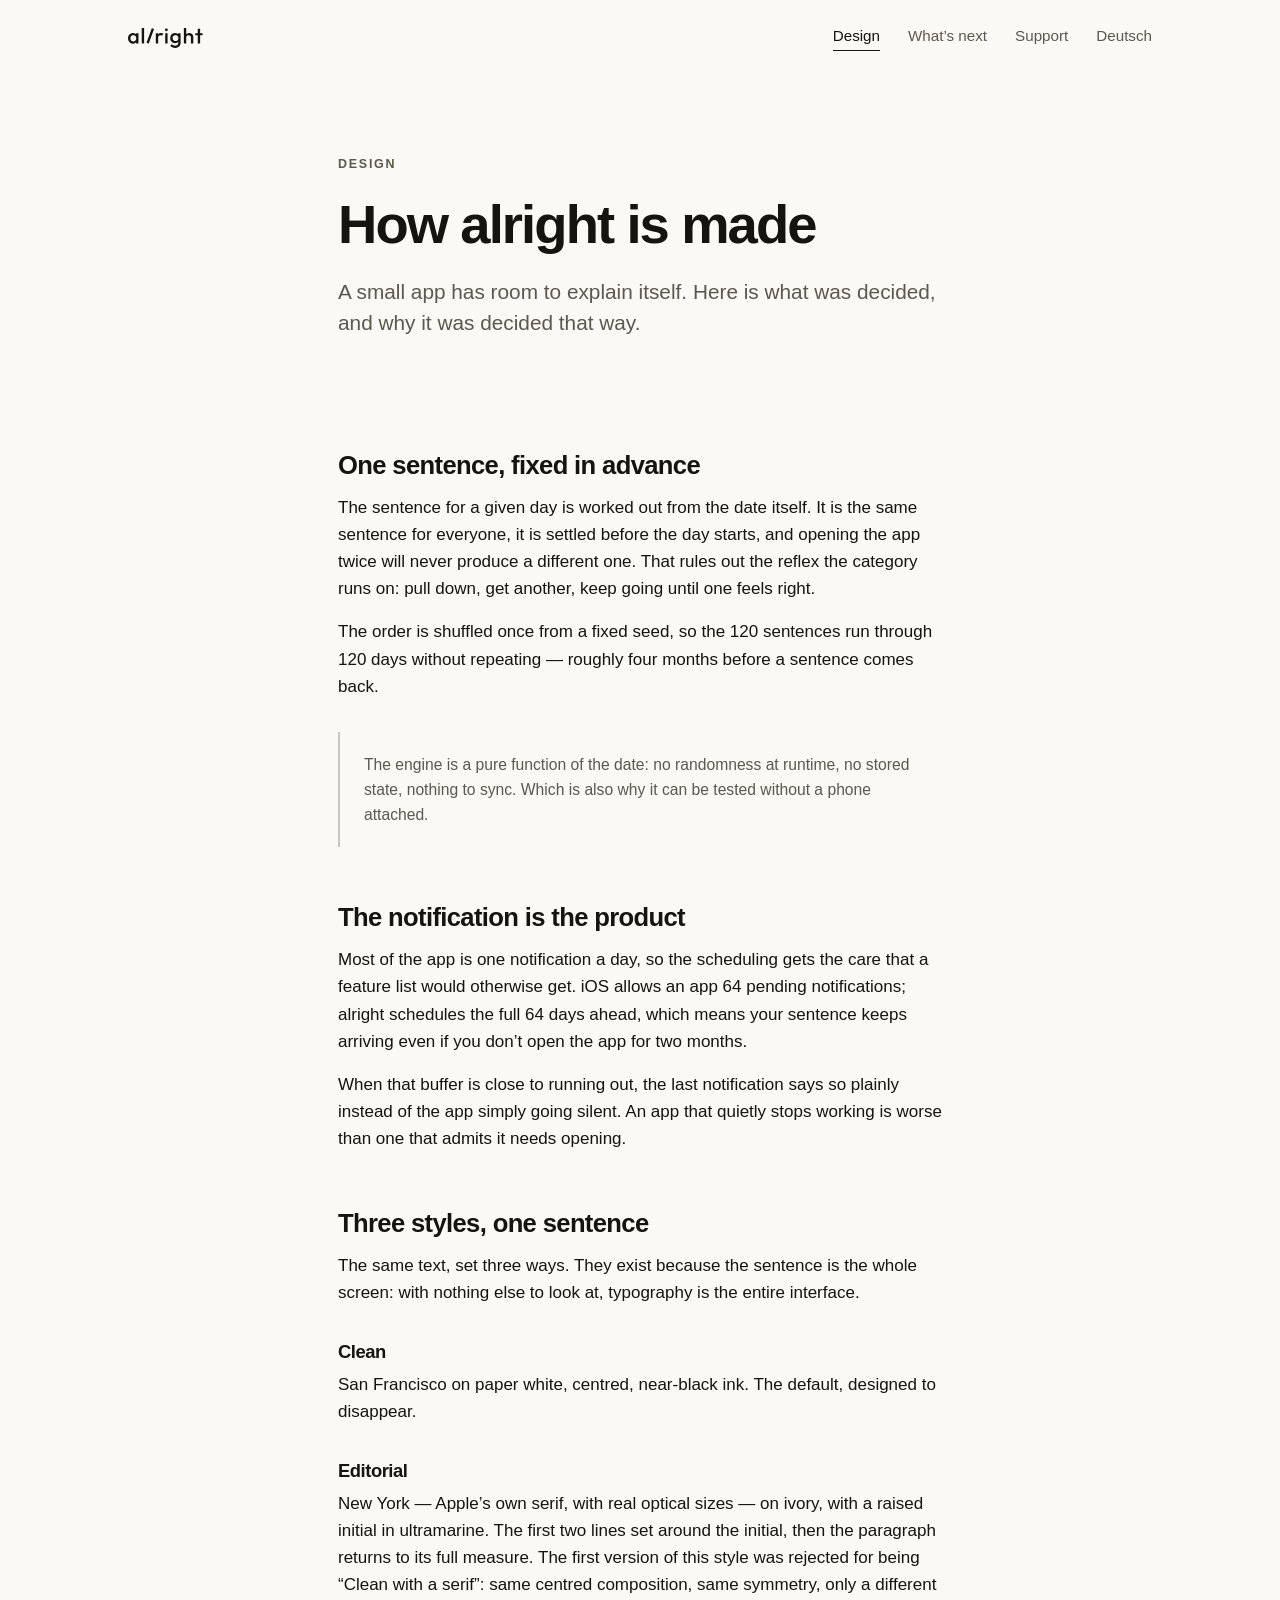
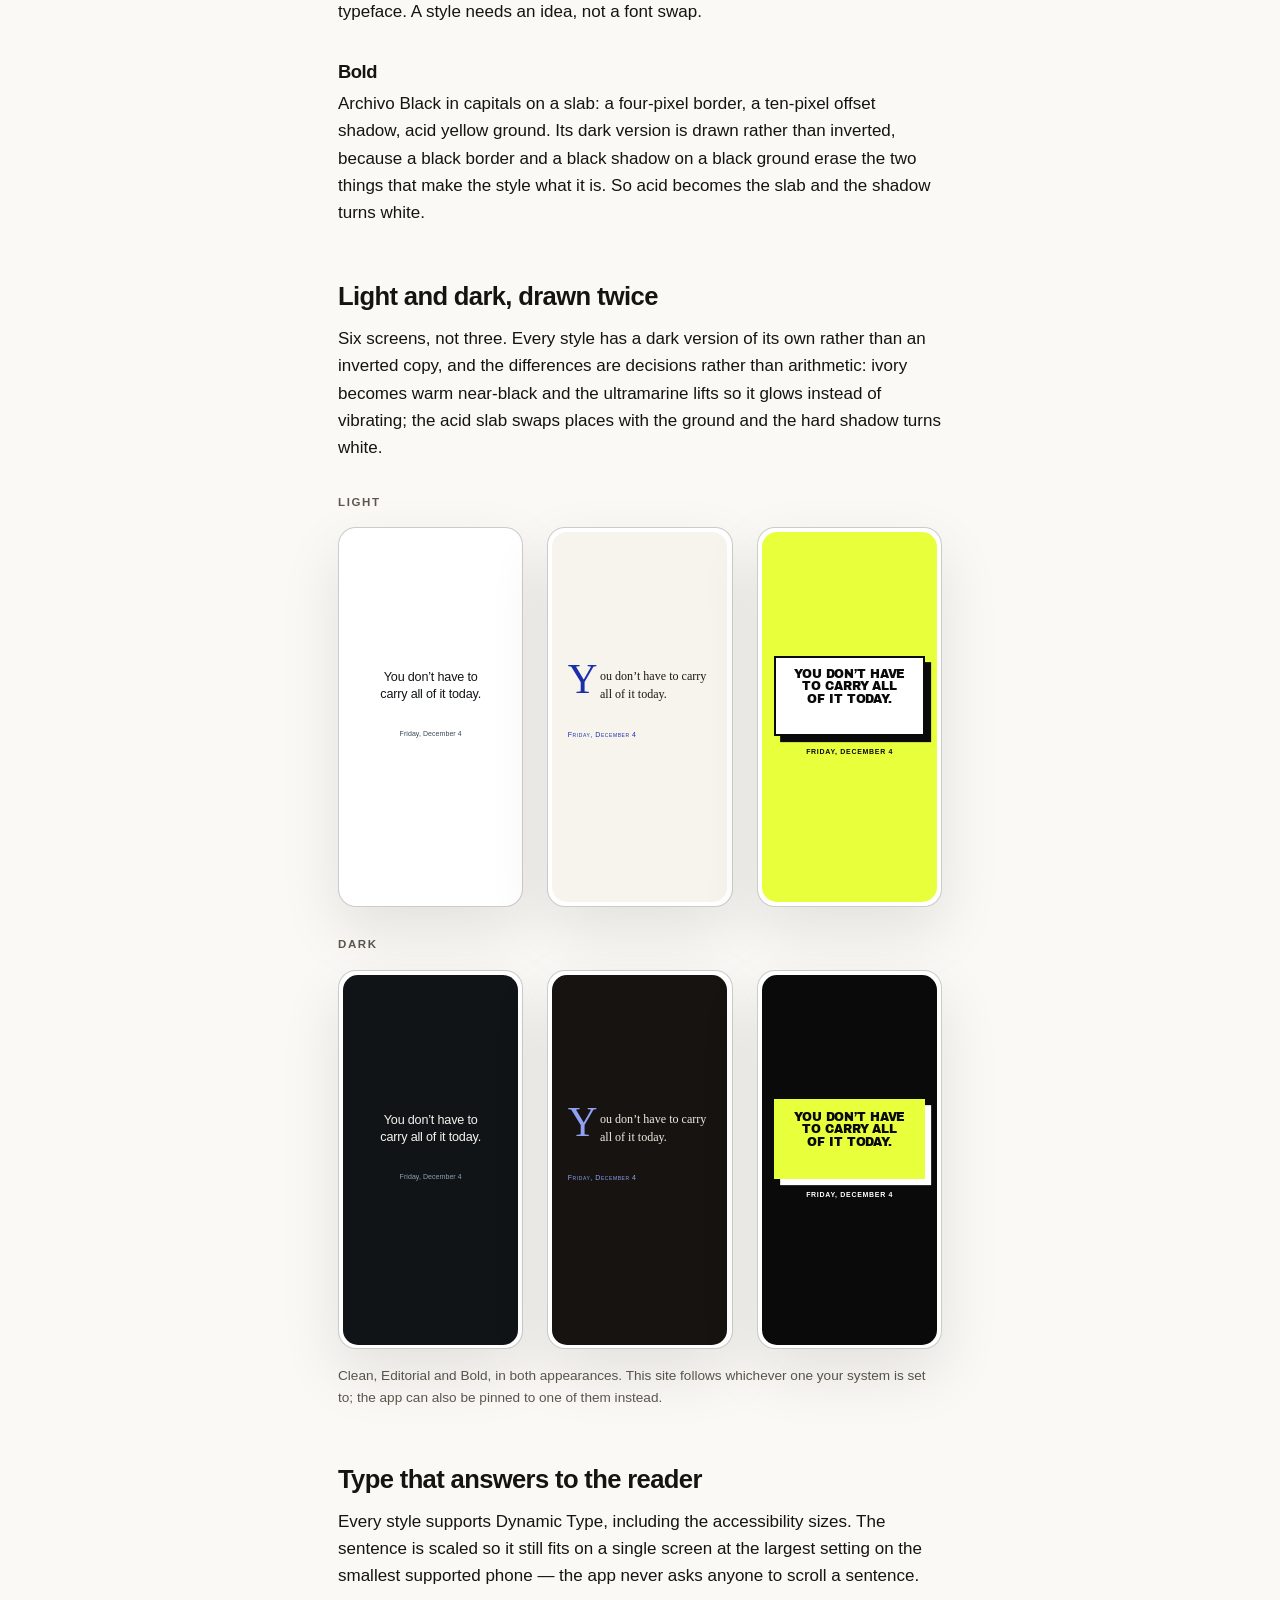
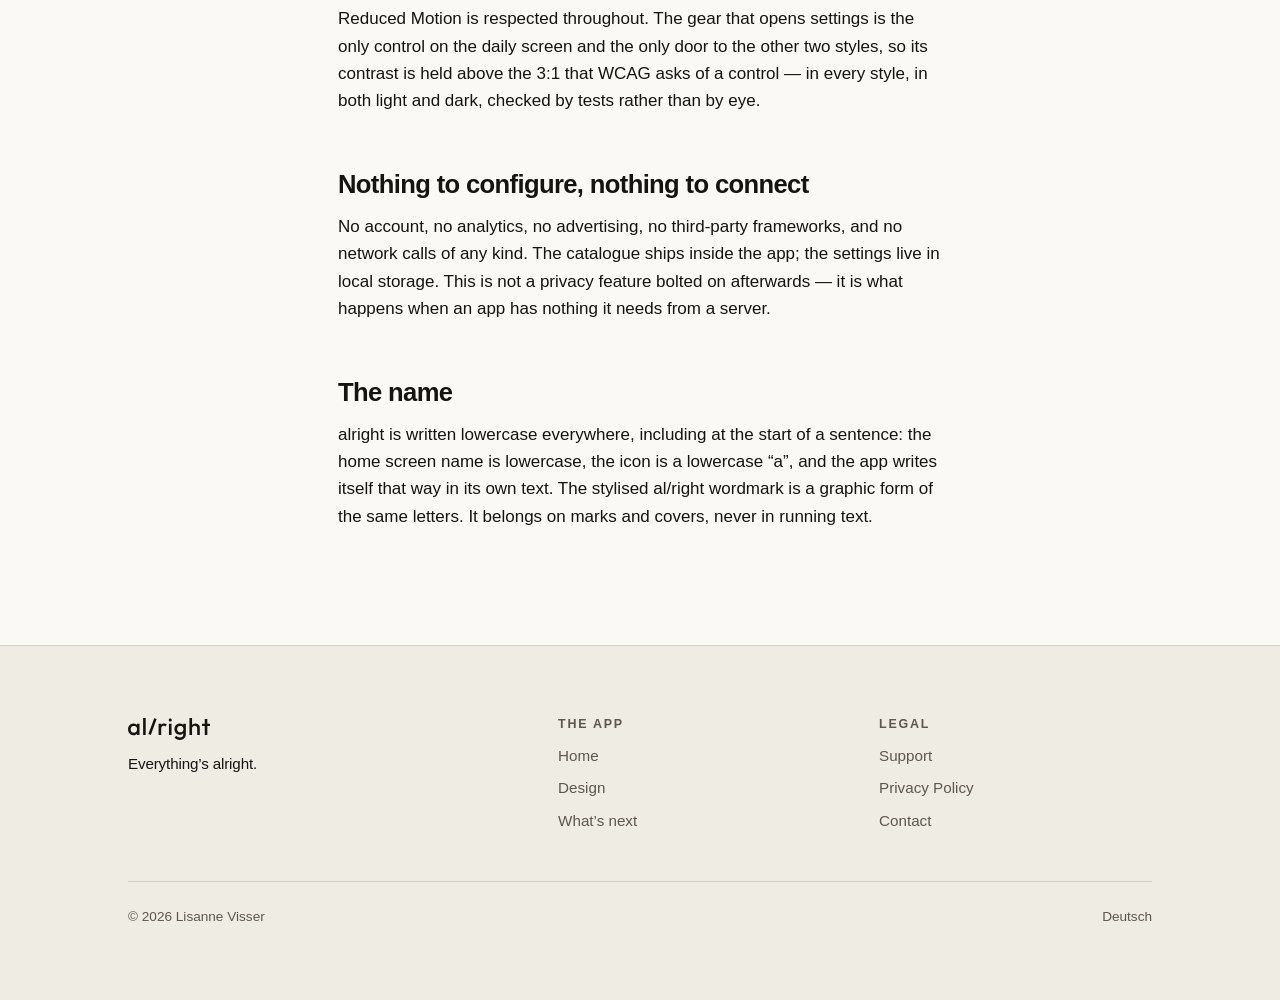
<file: design/index.html>
<!doctype html>
<html lang="en">
<head>
<meta charset="utf-8">
<meta name="viewport" content="width=device-width, initial-scale=1">
<title>How alright is made — alright</title>
<meta name="description" content="The decisions behind alright: one sentence a day fixed in advance, 64 days of notifications, three typographic styles.">
<meta name="robots" content="noindex, nofollow">
<link rel="stylesheet" href="../assets/site.css">
<link rel="icon" type="image/svg+xml" href="../favicon.svg">
<link rel="icon" type="image/png" sizes="32x32" href="../favicon.png">
<link rel="icon" type="image/png" sizes="16x16" href="../favicon-16x16.png">
<link rel="apple-touch-icon" sizes="180x180" href="../apple-touch-icon.png">
</head>
<body>
<a class="skip-link" href="#content">Skip to content</a>
<header class="site-header">
  <div class="wrap">
    <a class="brand" href="../" aria-label="alright">
      <svg class="logo" viewBox="0 0 765 205" fill="currentColor" role="img" aria-label="alright" xmlns="http://www.w3.org/2000/svg">
      <path d="M50.82 160.6C41.2867 160.6 32.6333 158.18 24.86 153.34C17.2333 148.5 11.1467 141.973 6.6 133.76C2.2 125.4 0 116.087 0 105.82C0 95.4068 2.2 86.0934 6.6 77.8801C11.1467 69.5201 17.2333 62.9201 24.86 58.0801C32.6333 53.0934 41.2867 50.6001 50.82 50.6001C58.8867 50.6001 66 52.3601 72.16 55.8801C78.4667 59.2534 83.4533 63.9468 87.12 69.9601C90.7867 75.9734 92.62 82.7934 92.62 90.4201V120.78C92.62 128.407 90.7867 135.227 87.12 141.24C83.6 147.253 78.6867 152.02 72.38 155.54C66.0733 158.913 58.8867 160.6 50.82 160.6ZM54.78 137.72C63.7267 137.72 70.9133 134.713 76.34 128.7C81.9133 122.687 84.7 114.987 84.7 105.6C84.7 99.2934 83.4533 93.7201 80.96 88.8801C78.4667 84.0401 74.9467 80.3001 70.4 77.6601C66 74.8734 60.7933 73.4801 54.78 73.4801C48.9133 73.4801 43.7067 74.8734 39.16 77.6601C34.76 80.3001 31.24 84.0401 28.6 88.8801C26.1067 93.7201 24.86 99.2934 24.86 105.6C24.86 111.907 26.1067 117.48 28.6 122.32C31.24 127.16 34.76 130.973 39.16 133.76C43.7067 136.4 48.9133 137.72 54.78 137.72ZM83.16 158.4V130.02L87.34 104.28L83.16 78.7601V52.8001H107.36V158.4H83.16Z"/>
      <path d="M140.817 158.4V9.34601e-05H165.017V79.2001V158.4H140.817Z"/>
      <path d="M285.072 158.4V52.8001H309.272V158.4H285.072ZM309.272 99.6601L300.912 95.4801C300.912 82.1334 303.845 71.3534 309.712 63.1401C315.725 54.7801 324.745 50.6001 336.772 50.6001C342.052 50.6001 346.819 51.5534 351.072 53.4601C355.325 55.3668 359.285 58.4468 362.952 62.7001L347.112 78.9801C345.205 76.9268 343.079 75.4601 340.732 74.5801C338.385 73.7001 335.672 73.2601 332.592 73.2601C325.845 73.2601 320.272 75.3868 315.872 79.6401C311.472 83.8934 309.272 90.5668 309.272 99.6601Z"/>
      <path d="M381.482 158.4V52.8001H405.682V158.4H381.482ZM393.582 33.4401C389.475 33.4401 386.028 32.0468 383.242 29.2601C380.602 26.4734 379.282 23.0268 379.282 18.9201C379.282 14.8134 380.602 11.3668 383.242 8.58009C386.028 5.79342 389.475 4.40009 393.582 4.40009C397.835 4.40009 401.282 5.79342 403.922 8.58009C406.562 11.3668 407.882 14.8134 407.882 18.9201C407.882 23.0268 406.562 26.4734 403.922 29.2601C401.282 32.0468 397.835 33.4401 393.582 33.4401Z"/>
      <path d="M483.424 204.6C472.278 204.6 462.524 202.547 454.164 198.44C445.804 194.48 439.058 188.833 433.924 181.5L449.764 165.66C454.018 170.94 458.858 174.9 464.284 177.54C469.711 180.18 476.238 181.5 483.864 181.5C493.398 181.5 500.951 179.007 506.524 174.02C512.098 169.18 514.884 162.507 514.884 154V128.04L519.064 104.72L514.884 81.1801V52.8001H539.084V154C539.084 164.12 536.738 172.92 532.044 180.4C527.351 188.027 520.824 193.967 512.464 198.22C504.104 202.473 494.424 204.6 483.424 204.6ZM482.324 156.2C472.938 156.2 464.431 153.927 456.804 149.38C449.324 144.687 443.384 138.307 438.984 130.24C434.731 122.173 432.604 113.153 432.604 103.18C432.604 93.2068 434.731 84.2601 438.984 76.3401C443.384 68.4201 449.324 62.1868 456.804 57.6401C464.431 52.9468 472.938 50.6001 482.324 50.6001C490.684 50.6001 498.018 52.2868 504.324 55.6601C510.631 59.0334 515.544 63.7268 519.064 69.7401C522.584 75.6068 524.344 82.5001 524.344 90.4201V116.38C524.344 124.153 522.511 131.047 518.844 137.06C515.324 143.073 510.411 147.767 504.104 151.14C497.798 154.513 490.538 156.2 482.324 156.2ZM487.164 133.32C493.031 133.32 498.164 132.073 502.564 129.58C506.964 127.087 510.338 123.64 512.684 119.24C515.178 114.693 516.424 109.413 516.424 103.4C516.424 97.3868 515.178 92.1801 512.684 87.7801C510.338 83.2334 506.964 79.7134 502.564 77.2201C498.164 74.7268 493.031 73.4801 487.164 73.4801C481.298 73.4801 476.091 74.7268 471.544 77.2201C467.144 79.7134 463.698 83.2334 461.204 87.7801C458.711 92.1801 457.464 97.3868 457.464 103.4C457.464 109.267 458.711 114.473 461.204 119.02C463.698 123.567 467.144 127.087 471.544 129.58C476.091 132.073 481.298 133.32 487.164 133.32Z"/>
      <path d="M644.947 158.4V97.4601C644.947 90.4201 642.674 84.6268 638.127 80.0801C633.727 75.5334 628.007 73.2601 620.967 73.2601C616.274 73.2601 612.094 74.2868 608.427 76.3401C604.761 78.3934 601.901 81.2534 599.847 84.9201C597.794 88.5868 596.767 92.7668 596.767 97.4601L587.307 92.1801C587.307 84.1134 589.067 77.0001 592.587 70.8401C596.107 64.5334 600.947 59.6201 607.107 56.1001C613.414 52.4334 620.454 50.6001 628.227 50.6001C636.147 50.6001 643.187 52.3601 649.347 55.8801C655.507 59.4001 660.347 64.3134 663.867 70.6201C667.387 76.7801 669.147 83.9668 669.147 92.1801V158.4H644.947ZM572.567 158.4V9.34601e-05H596.767V158.4H572.567Z"/>
      <path d="M715.11 158.4V8.8001H739.31V158.4H715.11ZM689.81 74.8001V52.8001H764.61V74.8001H689.81Z"/>
      <path d="M189.835 150.109L244.252 1.34982L266.98 9.66362L239.771 84.0432L212.562 158.423L189.835 150.109Z"/>
      </svg>
    </a>
    <button class="nav-toggle" type="button" aria-expanded="false"
            aria-controls="site-nav" aria-label="Menu">
      <span class="nav-icon" aria-hidden="true"></span>
    </button>
    <nav class="site-nav" id="site-nav" aria-label="Main">
        <a href="../design/" aria-current="page">Design</a>
        <a href="../whats-next/">What&#8217;s next</a>
        <a href="../support/">Support</a>
        <a class="nav-lang" href="../design/de/">Deutsch</a>
    </nav>
  </div>
</header>

<main id="content">
<section class="page-head">
  <div class="wrap wrap-narrow">
    <p class="eyebrow">Design</p>
    <h1>How alright is made</h1>
    <p class="lede">A small app has room to explain itself. Here is what was
      decided, and why it was decided that way.</p>
  </div>
</section>

<div class="wrap wrap-narrow">
<div class="prose">
  <section>
    <h2>One sentence, fixed in advance</h2>
    <p>The sentence for a given day is worked out from the date itself. It is the
      same sentence for everyone, it is settled before the day starts, and
      opening the app twice will never produce a different one. That rules out
      the reflex the category runs on: pull down, get another, keep going until
      one feels right.</p>
    <p>The order is shuffled once from a fixed seed, so the 120 sentences run
      through 120 days without repeating &mdash; roughly four months before a
      sentence comes back.</p>
    <div class="aside">
      <p>The engine is a pure function of the date: no randomness at runtime, no
        stored state, nothing to sync. Which is also why it can be tested
        without a phone attached.</p>
    </div>
  </section>

  <section>
    <h2>The notification is the product</h2>
    <p>Most of the app is one notification a day, so the scheduling gets the care
      that a feature list would otherwise get. iOS allows an app 64 pending
      notifications; alright schedules the full 64 days ahead, which means your
      sentence keeps arriving even if you don&#8217;t open the app for two
      months.</p>
    <p>When that buffer is close to running out, the last notification says so
      plainly instead of the app simply going silent. An app that quietly stops
      working is worse than one that admits it needs opening.</p>
  </section>

  <section>
    <h2>Three styles, one sentence</h2>
    <p>The same text, set three ways. They exist because the sentence is the
      whole screen: with nothing else to look at, typography is the entire
      interface.</p>
    <h3>Clean</h3>
    <p>San Francisco on paper white, centred, near-black ink. The default,
      designed to disappear.</p>
    <h3>Editorial</h3>
    <p>New York &mdash; Apple&#8217;s own serif, with real optical sizes &mdash;
      on ivory, with a raised initial in ultramarine. The first two lines set
      around the initial, then the paragraph returns to its full measure. The
      first version of this style was rejected for being &ldquo;Clean with a
      serif&rdquo;: same centred composition, same symmetry, only a different
      typeface. A style needs an idea, not a font swap.</p>
    <h3>Bold</h3>
    <p>Archivo Black in capitals on a slab: a four-pixel border, a ten-pixel
      offset shadow, acid yellow ground. Its dark version is drawn rather than
      inverted, because a black border and a black shadow on a black ground
      erase the two things that make the style what it is. So acid becomes the
      slab and the shadow turns white.</p>
  </section>

  <section>
    <h2>Light and dark, drawn twice</h2>
    <p>Six screens, not three. Every style has a dark version of its own rather
      than an inverted copy, and the differences are decisions rather than
      arithmetic: ivory becomes warm near-black and the ultramarine lifts so it
      glows instead of vibrating; the acid slab swaps places with the ground and
      the hard shadow turns white.</p>
    <figure class="scheme-figure">
      <div>
        <p class="scheme-label">Light</p>
        <div class="scheme-row scheme-light">
          <div class="device">
      <div class="device-screen screen-clean">
        <div class="screen-body">
          <p class="screen-sentence">You don&#8217;t have to carry all of it today.</p>
          <p class="screen-date" data-today>Wednesday, August 5</p>
        </div>
      </div>
    </div>
          <div class="device">
      <div class="device-screen screen-editorial">
        <div class="screen-body">
          <p class="screen-sentence"><span class="initial" aria-hidden="true">Y</span><span class="visually-hidden">Y</span>ou don&#8217;t have to carry all of it today.</p>
          <p class="screen-date" data-today>Wednesday, August 5</p>
        </div>
      </div>
    </div>
          <div class="device">
      <div class="device-screen screen-bold">
        <div class="screen-body">
          <div class="slab"><p class="screen-sentence">You don&#8217;t have to carry all of it today.</p></div>
          <p class="screen-date" data-today>Wednesday, August 5</p>
        </div>
      </div>
    </div>
        </div>
      </div>
      <div style="margin-top: 1.75rem">
        <p class="scheme-label">Dark</p>
        <div class="scheme-row scheme-dark">
          <div class="device">
      <div class="device-screen screen-clean">
        <div class="screen-body">
          <p class="screen-sentence">You don&#8217;t have to carry all of it today.</p>
          <p class="screen-date" data-today>Wednesday, August 5</p>
        </div>
      </div>
    </div>
          <div class="device">
      <div class="device-screen screen-editorial">
        <div class="screen-body">
          <p class="screen-sentence"><span class="initial" aria-hidden="true">Y</span><span class="visually-hidden">Y</span>ou don&#8217;t have to carry all of it today.</p>
          <p class="screen-date" data-today>Wednesday, August 5</p>
        </div>
      </div>
    </div>
          <div class="device">
      <div class="device-screen screen-bold">
        <div class="screen-body">
          <div class="slab"><p class="screen-sentence">You don&#8217;t have to carry all of it today.</p></div>
          <p class="screen-date" data-today>Wednesday, August 5</p>
        </div>
      </div>
    </div>
        </div>
      </div>
      <figcaption>Clean, Editorial and Bold, in both appearances. This site follows whichever one your system is set to; the app can also be pinned to one of them instead.</figcaption>
    </figure>
  </section>

  <section>
    <h2>Type that answers to the reader</h2>
    <p>Every style supports Dynamic Type, including the accessibility sizes. The
      sentence is scaled so it still fits on a single screen at the largest
      setting on the smallest supported phone &mdash; the app never asks anyone
      to scroll a sentence.</p>
    <p>Reduced Motion is respected throughout. The gear that opens settings is
      the only control on the daily screen and the only door to the other two
      styles, so its contrast is held above the 3:1 that WCAG asks of a control
      &mdash; in every style, in both light and dark, checked by tests rather
      than by eye.</p>
  </section>

  <section>
    <h2>Nothing to configure, nothing to connect</h2>
    <p>No account, no analytics, no advertising, no third-party frameworks, and
      no network calls of any kind. The catalogue ships inside the app; the
      settings live in local storage. This is not a privacy feature bolted on
      afterwards &mdash; it is what happens when an app has nothing it needs
      from a server.</p>
  </section>

  <section>
    <h2>The name</h2>
    <p>alright is written lowercase everywhere, including at the start of a
      sentence: the home screen name is lowercase, the icon is a lowercase
      &ldquo;a&rdquo;, and the app writes itself that way in its own text. The
      stylised al/right wordmark is a graphic form of the same letters. It
      belongs on marks and covers, never in running text.</p>
  </section>
</div>
</div>
</main>

<footer class="site-footer">
  <div class="wrap">
    <div class="footer-top">
      <div>
        <p class="footer-mark">
          <svg class="logo" viewBox="0 0 765 205" fill="currentColor" role="img" aria-label="alright" xmlns="http://www.w3.org/2000/svg">
          <path d="M50.82 160.6C41.2867 160.6 32.6333 158.18 24.86 153.34C17.2333 148.5 11.1467 141.973 6.6 133.76C2.2 125.4 0 116.087 0 105.82C0 95.4068 2.2 86.0934 6.6 77.8801C11.1467 69.5201 17.2333 62.9201 24.86 58.0801C32.6333 53.0934 41.2867 50.6001 50.82 50.6001C58.8867 50.6001 66 52.3601 72.16 55.8801C78.4667 59.2534 83.4533 63.9468 87.12 69.9601C90.7867 75.9734 92.62 82.7934 92.62 90.4201V120.78C92.62 128.407 90.7867 135.227 87.12 141.24C83.6 147.253 78.6867 152.02 72.38 155.54C66.0733 158.913 58.8867 160.6 50.82 160.6ZM54.78 137.72C63.7267 137.72 70.9133 134.713 76.34 128.7C81.9133 122.687 84.7 114.987 84.7 105.6C84.7 99.2934 83.4533 93.7201 80.96 88.8801C78.4667 84.0401 74.9467 80.3001 70.4 77.6601C66 74.8734 60.7933 73.4801 54.78 73.4801C48.9133 73.4801 43.7067 74.8734 39.16 77.6601C34.76 80.3001 31.24 84.0401 28.6 88.8801C26.1067 93.7201 24.86 99.2934 24.86 105.6C24.86 111.907 26.1067 117.48 28.6 122.32C31.24 127.16 34.76 130.973 39.16 133.76C43.7067 136.4 48.9133 137.72 54.78 137.72ZM83.16 158.4V130.02L87.34 104.28L83.16 78.7601V52.8001H107.36V158.4H83.16Z"/>
          <path d="M140.817 158.4V9.34601e-05H165.017V79.2001V158.4H140.817Z"/>
          <path d="M285.072 158.4V52.8001H309.272V158.4H285.072ZM309.272 99.6601L300.912 95.4801C300.912 82.1334 303.845 71.3534 309.712 63.1401C315.725 54.7801 324.745 50.6001 336.772 50.6001C342.052 50.6001 346.819 51.5534 351.072 53.4601C355.325 55.3668 359.285 58.4468 362.952 62.7001L347.112 78.9801C345.205 76.9268 343.079 75.4601 340.732 74.5801C338.385 73.7001 335.672 73.2601 332.592 73.2601C325.845 73.2601 320.272 75.3868 315.872 79.6401C311.472 83.8934 309.272 90.5668 309.272 99.6601Z"/>
          <path d="M381.482 158.4V52.8001H405.682V158.4H381.482ZM393.582 33.4401C389.475 33.4401 386.028 32.0468 383.242 29.2601C380.602 26.4734 379.282 23.0268 379.282 18.9201C379.282 14.8134 380.602 11.3668 383.242 8.58009C386.028 5.79342 389.475 4.40009 393.582 4.40009C397.835 4.40009 401.282 5.79342 403.922 8.58009C406.562 11.3668 407.882 14.8134 407.882 18.9201C407.882 23.0268 406.562 26.4734 403.922 29.2601C401.282 32.0468 397.835 33.4401 393.582 33.4401Z"/>
          <path d="M483.424 204.6C472.278 204.6 462.524 202.547 454.164 198.44C445.804 194.48 439.058 188.833 433.924 181.5L449.764 165.66C454.018 170.94 458.858 174.9 464.284 177.54C469.711 180.18 476.238 181.5 483.864 181.5C493.398 181.5 500.951 179.007 506.524 174.02C512.098 169.18 514.884 162.507 514.884 154V128.04L519.064 104.72L514.884 81.1801V52.8001H539.084V154C539.084 164.12 536.738 172.92 532.044 180.4C527.351 188.027 520.824 193.967 512.464 198.22C504.104 202.473 494.424 204.6 483.424 204.6ZM482.324 156.2C472.938 156.2 464.431 153.927 456.804 149.38C449.324 144.687 443.384 138.307 438.984 130.24C434.731 122.173 432.604 113.153 432.604 103.18C432.604 93.2068 434.731 84.2601 438.984 76.3401C443.384 68.4201 449.324 62.1868 456.804 57.6401C464.431 52.9468 472.938 50.6001 482.324 50.6001C490.684 50.6001 498.018 52.2868 504.324 55.6601C510.631 59.0334 515.544 63.7268 519.064 69.7401C522.584 75.6068 524.344 82.5001 524.344 90.4201V116.38C524.344 124.153 522.511 131.047 518.844 137.06C515.324 143.073 510.411 147.767 504.104 151.14C497.798 154.513 490.538 156.2 482.324 156.2ZM487.164 133.32C493.031 133.32 498.164 132.073 502.564 129.58C506.964 127.087 510.338 123.64 512.684 119.24C515.178 114.693 516.424 109.413 516.424 103.4C516.424 97.3868 515.178 92.1801 512.684 87.7801C510.338 83.2334 506.964 79.7134 502.564 77.2201C498.164 74.7268 493.031 73.4801 487.164 73.4801C481.298 73.4801 476.091 74.7268 471.544 77.2201C467.144 79.7134 463.698 83.2334 461.204 87.7801C458.711 92.1801 457.464 97.3868 457.464 103.4C457.464 109.267 458.711 114.473 461.204 119.02C463.698 123.567 467.144 127.087 471.544 129.58C476.091 132.073 481.298 133.32 487.164 133.32Z"/>
          <path d="M644.947 158.4V97.4601C644.947 90.4201 642.674 84.6268 638.127 80.0801C633.727 75.5334 628.007 73.2601 620.967 73.2601C616.274 73.2601 612.094 74.2868 608.427 76.3401C604.761 78.3934 601.901 81.2534 599.847 84.9201C597.794 88.5868 596.767 92.7668 596.767 97.4601L587.307 92.1801C587.307 84.1134 589.067 77.0001 592.587 70.8401C596.107 64.5334 600.947 59.6201 607.107 56.1001C613.414 52.4334 620.454 50.6001 628.227 50.6001C636.147 50.6001 643.187 52.3601 649.347 55.8801C655.507 59.4001 660.347 64.3134 663.867 70.6201C667.387 76.7801 669.147 83.9668 669.147 92.1801V158.4H644.947ZM572.567 158.4V9.34601e-05H596.767V158.4H572.567Z"/>
          <path d="M715.11 158.4V8.8001H739.31V158.4H715.11ZM689.81 74.8001V52.8001H764.61V74.8001H689.81Z"/>
          <path d="M189.835 150.109L244.252 1.34982L266.98 9.66362L239.771 84.0432L212.562 158.423L189.835 150.109Z"/>
          </svg>
        </p>
        <p class="footer-tagline">Everything&#8217;s alright.</p>
      </div>
      <div class="footer-col">
        <h2>The app</h2>
        <ul>
          <li><a href="../">Home</a></li>
          <li><a href="../design/">Design</a></li>
          <li><a href="../whats-next/">What&#8217;s next</a></li>
        </ul>
      </div>
      <div class="footer-col">
        <h2>Legal</h2>
        <ul>
          <li><a href="../support/">Support</a></li>
          <li><a href="../privacy/">Privacy Policy</a></li>
          <li><a href="mailto:alrightapp@icloud.com" title="alrightapp@icloud.com">Contact</a></li>
        </ul>
      </div>
    </div>
    <div class="footer-bottom">
      <p>© 2026 Lisanne Visser</p>
      <p><a href="../design/de/">Deutsch</a></p>
    </div>
  </div>
</footer>
<script src="../assets/site.js"></script>
</body>
</html>
</file>
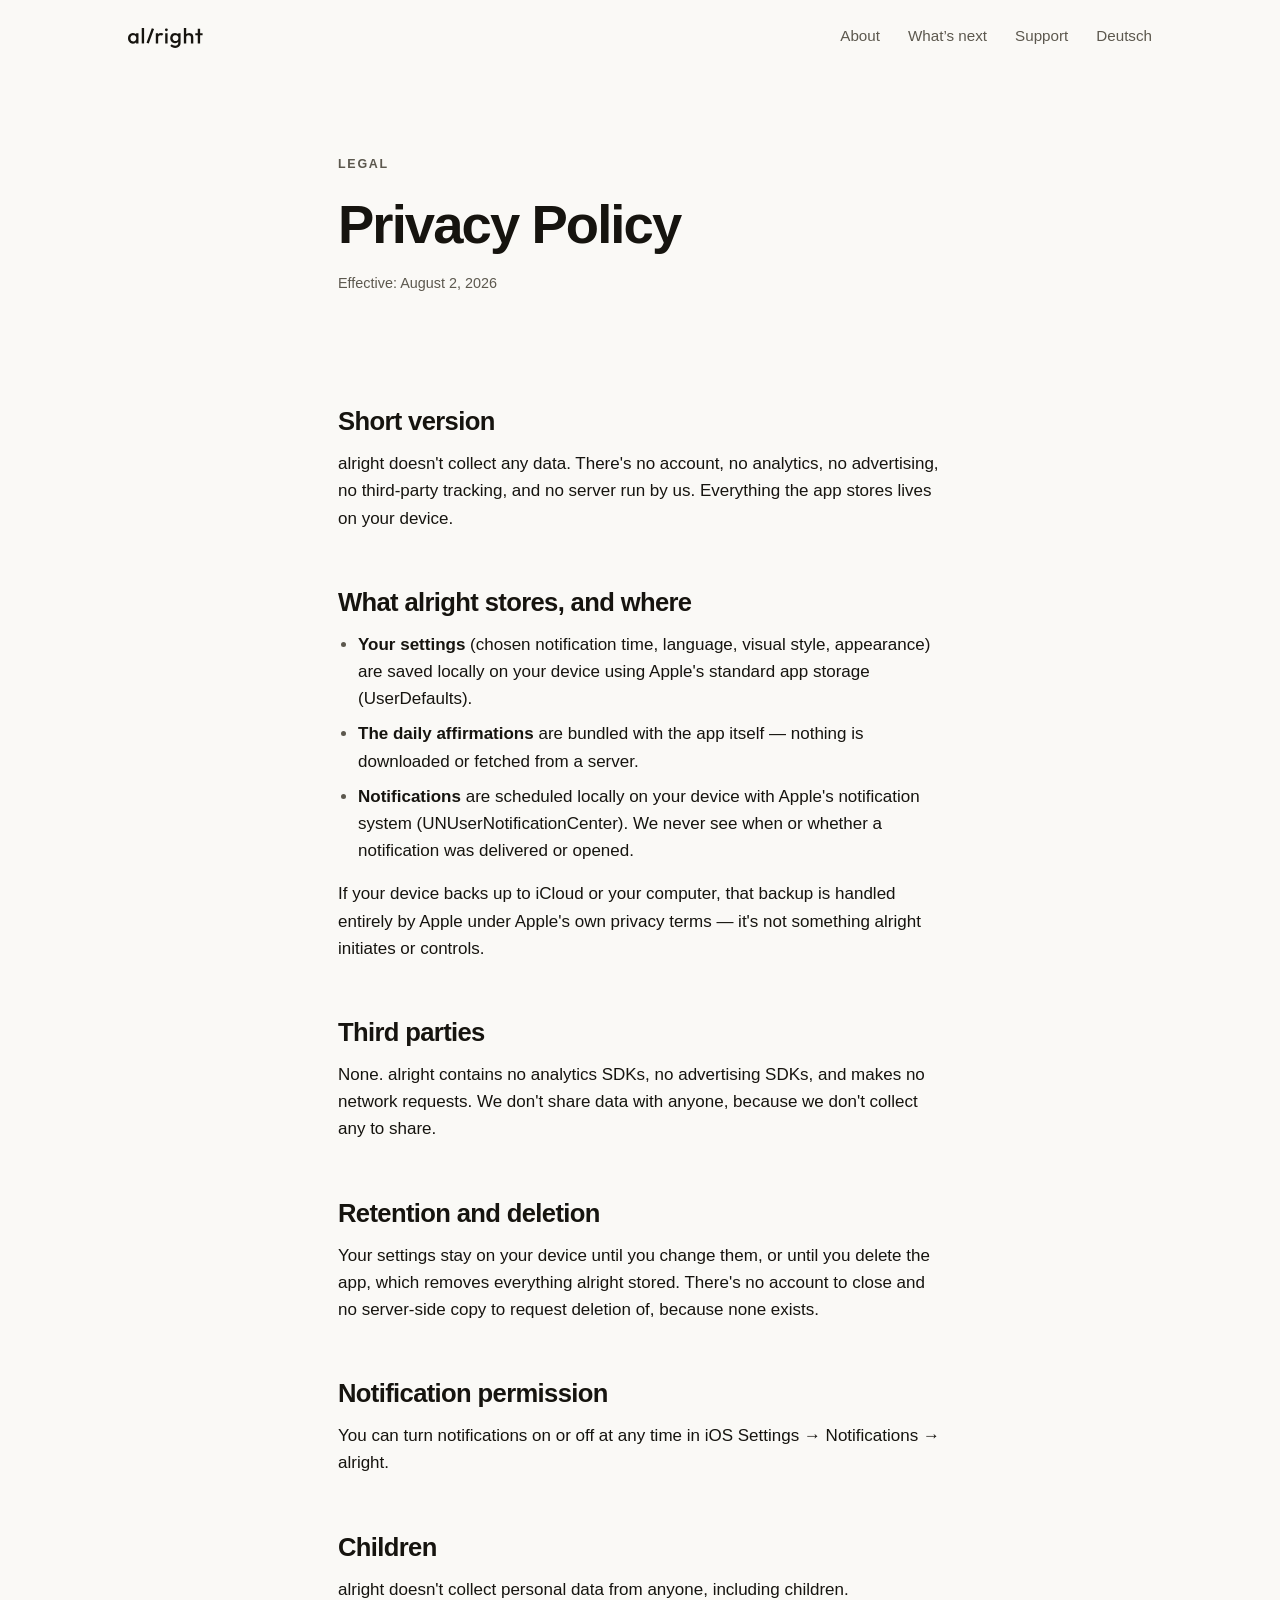
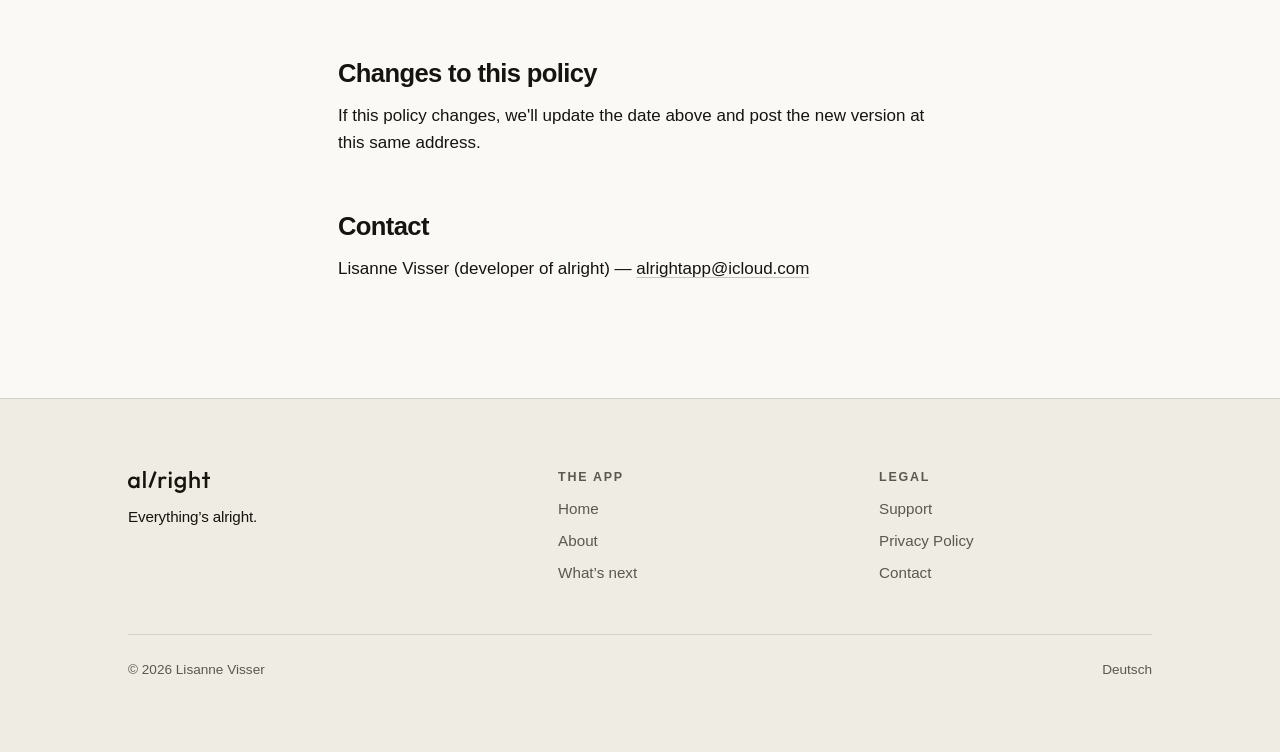
<file: privacy/index.html>
<!doctype html>
<html lang="en">
<head>
<meta charset="utf-8">
<meta name="viewport" content="width=device-width, initial-scale=1">
<title>Privacy Policy — alright</title>
<meta name="description" content="alright collects no data: no account, no analytics, no network calls.">
<meta name="robots" content="noindex, nofollow">
<link rel="stylesheet" href="../assets/site.css">
<link rel="icon" type="image/svg+xml" href="../favicon.svg">
<link rel="icon" type="image/png" sizes="32x32" href="../favicon.png">
<link rel="icon" type="image/png" sizes="16x16" href="../favicon-16x16.png">
<link rel="apple-touch-icon" sizes="180x180" href="../apple-touch-icon.png">
</head>
<body>
<a class="skip-link" href="#content">Skip to content</a>
<header class="site-header">
  <div class="wrap">
    <a class="brand" href="../" aria-label="alright">
      <svg class="logo" viewBox="0 0 765 205" fill="currentColor" role="img" aria-label="alright" xmlns="http://www.w3.org/2000/svg">
      <path d="M50.82 160.6C41.2867 160.6 32.6333 158.18 24.86 153.34C17.2333 148.5 11.1467 141.973 6.6 133.76C2.2 125.4 0 116.087 0 105.82C0 95.4068 2.2 86.0934 6.6 77.8801C11.1467 69.5201 17.2333 62.9201 24.86 58.0801C32.6333 53.0934 41.2867 50.6001 50.82 50.6001C58.8867 50.6001 66 52.3601 72.16 55.8801C78.4667 59.2534 83.4533 63.9468 87.12 69.9601C90.7867 75.9734 92.62 82.7934 92.62 90.4201V120.78C92.62 128.407 90.7867 135.227 87.12 141.24C83.6 147.253 78.6867 152.02 72.38 155.54C66.0733 158.913 58.8867 160.6 50.82 160.6ZM54.78 137.72C63.7267 137.72 70.9133 134.713 76.34 128.7C81.9133 122.687 84.7 114.987 84.7 105.6C84.7 99.2934 83.4533 93.7201 80.96 88.8801C78.4667 84.0401 74.9467 80.3001 70.4 77.6601C66 74.8734 60.7933 73.4801 54.78 73.4801C48.9133 73.4801 43.7067 74.8734 39.16 77.6601C34.76 80.3001 31.24 84.0401 28.6 88.8801C26.1067 93.7201 24.86 99.2934 24.86 105.6C24.86 111.907 26.1067 117.48 28.6 122.32C31.24 127.16 34.76 130.973 39.16 133.76C43.7067 136.4 48.9133 137.72 54.78 137.72ZM83.16 158.4V130.02L87.34 104.28L83.16 78.7601V52.8001H107.36V158.4H83.16Z"/>
      <path d="M140.817 158.4V9.34601e-05H165.017V79.2001V158.4H140.817Z"/>
      <path d="M285.072 158.4V52.8001H309.272V158.4H285.072ZM309.272 99.6601L300.912 95.4801C300.912 82.1334 303.845 71.3534 309.712 63.1401C315.725 54.7801 324.745 50.6001 336.772 50.6001C342.052 50.6001 346.819 51.5534 351.072 53.4601C355.325 55.3668 359.285 58.4468 362.952 62.7001L347.112 78.9801C345.205 76.9268 343.079 75.4601 340.732 74.5801C338.385 73.7001 335.672 73.2601 332.592 73.2601C325.845 73.2601 320.272 75.3868 315.872 79.6401C311.472 83.8934 309.272 90.5668 309.272 99.6601Z"/>
      <path d="M381.482 158.4V52.8001H405.682V158.4H381.482ZM393.582 33.4401C389.475 33.4401 386.028 32.0468 383.242 29.2601C380.602 26.4734 379.282 23.0268 379.282 18.9201C379.282 14.8134 380.602 11.3668 383.242 8.58009C386.028 5.79342 389.475 4.40009 393.582 4.40009C397.835 4.40009 401.282 5.79342 403.922 8.58009C406.562 11.3668 407.882 14.8134 407.882 18.9201C407.882 23.0268 406.562 26.4734 403.922 29.2601C401.282 32.0468 397.835 33.4401 393.582 33.4401Z"/>
      <path d="M483.424 204.6C472.278 204.6 462.524 202.547 454.164 198.44C445.804 194.48 439.058 188.833 433.924 181.5L449.764 165.66C454.018 170.94 458.858 174.9 464.284 177.54C469.711 180.18 476.238 181.5 483.864 181.5C493.398 181.5 500.951 179.007 506.524 174.02C512.098 169.18 514.884 162.507 514.884 154V128.04L519.064 104.72L514.884 81.1801V52.8001H539.084V154C539.084 164.12 536.738 172.92 532.044 180.4C527.351 188.027 520.824 193.967 512.464 198.22C504.104 202.473 494.424 204.6 483.424 204.6ZM482.324 156.2C472.938 156.2 464.431 153.927 456.804 149.38C449.324 144.687 443.384 138.307 438.984 130.24C434.731 122.173 432.604 113.153 432.604 103.18C432.604 93.2068 434.731 84.2601 438.984 76.3401C443.384 68.4201 449.324 62.1868 456.804 57.6401C464.431 52.9468 472.938 50.6001 482.324 50.6001C490.684 50.6001 498.018 52.2868 504.324 55.6601C510.631 59.0334 515.544 63.7268 519.064 69.7401C522.584 75.6068 524.344 82.5001 524.344 90.4201V116.38C524.344 124.153 522.511 131.047 518.844 137.06C515.324 143.073 510.411 147.767 504.104 151.14C497.798 154.513 490.538 156.2 482.324 156.2ZM487.164 133.32C493.031 133.32 498.164 132.073 502.564 129.58C506.964 127.087 510.338 123.64 512.684 119.24C515.178 114.693 516.424 109.413 516.424 103.4C516.424 97.3868 515.178 92.1801 512.684 87.7801C510.338 83.2334 506.964 79.7134 502.564 77.2201C498.164 74.7268 493.031 73.4801 487.164 73.4801C481.298 73.4801 476.091 74.7268 471.544 77.2201C467.144 79.7134 463.698 83.2334 461.204 87.7801C458.711 92.1801 457.464 97.3868 457.464 103.4C457.464 109.267 458.711 114.473 461.204 119.02C463.698 123.567 467.144 127.087 471.544 129.58C476.091 132.073 481.298 133.32 487.164 133.32Z"/>
      <path d="M644.947 158.4V97.4601C644.947 90.4201 642.674 84.6268 638.127 80.0801C633.727 75.5334 628.007 73.2601 620.967 73.2601C616.274 73.2601 612.094 74.2868 608.427 76.3401C604.761 78.3934 601.901 81.2534 599.847 84.9201C597.794 88.5868 596.767 92.7668 596.767 97.4601L587.307 92.1801C587.307 84.1134 589.067 77.0001 592.587 70.8401C596.107 64.5334 600.947 59.6201 607.107 56.1001C613.414 52.4334 620.454 50.6001 628.227 50.6001C636.147 50.6001 643.187 52.3601 649.347 55.8801C655.507 59.4001 660.347 64.3134 663.867 70.6201C667.387 76.7801 669.147 83.9668 669.147 92.1801V158.4H644.947ZM572.567 158.4V9.34601e-05H596.767V158.4H572.567Z"/>
      <path d="M715.11 158.4V8.8001H739.31V158.4H715.11ZM689.81 74.8001V52.8001H764.61V74.8001H689.81Z"/>
      <path d="M189.835 150.109L244.252 1.34982L266.98 9.66362L239.771 84.0432L212.562 158.423L189.835 150.109Z"/>
      </svg>
    </a>
    <button class="nav-toggle" type="button" aria-expanded="false"
            aria-controls="site-nav" aria-label="Menu">
      <span class="nav-icon" aria-hidden="true"></span>
    </button>
    <nav class="site-nav" id="site-nav" aria-label="Main">
        <a href="../about/">About</a>
        <a href="../whats-next/">What&#8217;s next</a>
        <a href="../support/">Support</a>
        <a class="nav-lang" href="../privacy/de/">Deutsch</a>
    </nav>
  </div>
</header>

<main id="content">
<section class="page-head">
  <div class="wrap wrap-narrow">
    <p class="eyebrow">Legal</p>
    <h1>Privacy Policy</h1>
    <p class="meta">Effective: August 2, 2026</p>
  </div>
</section>

<div class="wrap wrap-narrow">
<div class="prose">
  <section>
    <h2>Short version</h2>
    <p>alright doesn't collect any data. There's no account, no analytics, no advertising, no third-party tracking, and no server run by us. Everything the app stores lives on your device.</p>
  </section>

  <section>
    <h2>What alright stores, and where</h2>
    <ul>
      <li><strong>Your settings</strong> (chosen notification time, language, visual style, appearance) are saved locally on your device using Apple's standard app storage (UserDefaults).</li>
      <li><strong>The daily affirmations</strong> are bundled with the app itself — nothing is downloaded or fetched from a server.</li>
      <li><strong>Notifications</strong> are scheduled locally on your device with Apple's notification system (UNUserNotificationCenter). We never see when or whether a notification was delivered or opened.</li>
    </ul>
    <p>If your device backs up to iCloud or your computer, that backup is handled entirely by Apple under Apple's own privacy terms — it's not something alright initiates or controls.</p>
  </section>

  <section>
    <h2>Third parties</h2>
    <p>None. alright contains no analytics SDKs, no advertising SDKs, and makes no network requests. We don't share data with anyone, because we don't collect any to share.</p>
  </section>

  <section>
    <h2>Retention and deletion</h2>
    <p>Your settings stay on your device until you change them, or until you delete the app, which removes everything alright stored. There's no account to close and no server-side copy to request deletion of, because none exists.</p>
  </section>

  <section>
    <h2>Notification permission</h2>
    <p>You can turn notifications on or off at any time in iOS Settings → Notifications → alright.</p>
  </section>

  <section>
    <h2>Children</h2>
    <p>alright doesn't collect personal data from anyone, including children.</p>
  </section>

  <section>
    <h2>Changes to this policy</h2>
    <p>If this policy changes, we'll update the date above and post the new version at this same address.</p>
  </section>

  <section>
    <h2>Contact</h2>
    <p>Lisanne Visser (developer of alright) — <a href="mailto:alrightapp@icloud.com">alrightapp@icloud.com</a></p>
  </section>
</div>
</div>
</main>

<footer class="site-footer">
  <div class="wrap">
    <div class="footer-top">
      <div>
        <p class="footer-mark">
          <svg class="logo" viewBox="0 0 765 205" fill="currentColor" role="img" aria-label="alright" xmlns="http://www.w3.org/2000/svg">
          <path d="M50.82 160.6C41.2867 160.6 32.6333 158.18 24.86 153.34C17.2333 148.5 11.1467 141.973 6.6 133.76C2.2 125.4 0 116.087 0 105.82C0 95.4068 2.2 86.0934 6.6 77.8801C11.1467 69.5201 17.2333 62.9201 24.86 58.0801C32.6333 53.0934 41.2867 50.6001 50.82 50.6001C58.8867 50.6001 66 52.3601 72.16 55.8801C78.4667 59.2534 83.4533 63.9468 87.12 69.9601C90.7867 75.9734 92.62 82.7934 92.62 90.4201V120.78C92.62 128.407 90.7867 135.227 87.12 141.24C83.6 147.253 78.6867 152.02 72.38 155.54C66.0733 158.913 58.8867 160.6 50.82 160.6ZM54.78 137.72C63.7267 137.72 70.9133 134.713 76.34 128.7C81.9133 122.687 84.7 114.987 84.7 105.6C84.7 99.2934 83.4533 93.7201 80.96 88.8801C78.4667 84.0401 74.9467 80.3001 70.4 77.6601C66 74.8734 60.7933 73.4801 54.78 73.4801C48.9133 73.4801 43.7067 74.8734 39.16 77.6601C34.76 80.3001 31.24 84.0401 28.6 88.8801C26.1067 93.7201 24.86 99.2934 24.86 105.6C24.86 111.907 26.1067 117.48 28.6 122.32C31.24 127.16 34.76 130.973 39.16 133.76C43.7067 136.4 48.9133 137.72 54.78 137.72ZM83.16 158.4V130.02L87.34 104.28L83.16 78.7601V52.8001H107.36V158.4H83.16Z"/>
          <path d="M140.817 158.4V9.34601e-05H165.017V79.2001V158.4H140.817Z"/>
          <path d="M285.072 158.4V52.8001H309.272V158.4H285.072ZM309.272 99.6601L300.912 95.4801C300.912 82.1334 303.845 71.3534 309.712 63.1401C315.725 54.7801 324.745 50.6001 336.772 50.6001C342.052 50.6001 346.819 51.5534 351.072 53.4601C355.325 55.3668 359.285 58.4468 362.952 62.7001L347.112 78.9801C345.205 76.9268 343.079 75.4601 340.732 74.5801C338.385 73.7001 335.672 73.2601 332.592 73.2601C325.845 73.2601 320.272 75.3868 315.872 79.6401C311.472 83.8934 309.272 90.5668 309.272 99.6601Z"/>
          <path d="M381.482 158.4V52.8001H405.682V158.4H381.482ZM393.582 33.4401C389.475 33.4401 386.028 32.0468 383.242 29.2601C380.602 26.4734 379.282 23.0268 379.282 18.9201C379.282 14.8134 380.602 11.3668 383.242 8.58009C386.028 5.79342 389.475 4.40009 393.582 4.40009C397.835 4.40009 401.282 5.79342 403.922 8.58009C406.562 11.3668 407.882 14.8134 407.882 18.9201C407.882 23.0268 406.562 26.4734 403.922 29.2601C401.282 32.0468 397.835 33.4401 393.582 33.4401Z"/>
          <path d="M483.424 204.6C472.278 204.6 462.524 202.547 454.164 198.44C445.804 194.48 439.058 188.833 433.924 181.5L449.764 165.66C454.018 170.94 458.858 174.9 464.284 177.54C469.711 180.18 476.238 181.5 483.864 181.5C493.398 181.5 500.951 179.007 506.524 174.02C512.098 169.18 514.884 162.507 514.884 154V128.04L519.064 104.72L514.884 81.1801V52.8001H539.084V154C539.084 164.12 536.738 172.92 532.044 180.4C527.351 188.027 520.824 193.967 512.464 198.22C504.104 202.473 494.424 204.6 483.424 204.6ZM482.324 156.2C472.938 156.2 464.431 153.927 456.804 149.38C449.324 144.687 443.384 138.307 438.984 130.24C434.731 122.173 432.604 113.153 432.604 103.18C432.604 93.2068 434.731 84.2601 438.984 76.3401C443.384 68.4201 449.324 62.1868 456.804 57.6401C464.431 52.9468 472.938 50.6001 482.324 50.6001C490.684 50.6001 498.018 52.2868 504.324 55.6601C510.631 59.0334 515.544 63.7268 519.064 69.7401C522.584 75.6068 524.344 82.5001 524.344 90.4201V116.38C524.344 124.153 522.511 131.047 518.844 137.06C515.324 143.073 510.411 147.767 504.104 151.14C497.798 154.513 490.538 156.2 482.324 156.2ZM487.164 133.32C493.031 133.32 498.164 132.073 502.564 129.58C506.964 127.087 510.338 123.64 512.684 119.24C515.178 114.693 516.424 109.413 516.424 103.4C516.424 97.3868 515.178 92.1801 512.684 87.7801C510.338 83.2334 506.964 79.7134 502.564 77.2201C498.164 74.7268 493.031 73.4801 487.164 73.4801C481.298 73.4801 476.091 74.7268 471.544 77.2201C467.144 79.7134 463.698 83.2334 461.204 87.7801C458.711 92.1801 457.464 97.3868 457.464 103.4C457.464 109.267 458.711 114.473 461.204 119.02C463.698 123.567 467.144 127.087 471.544 129.58C476.091 132.073 481.298 133.32 487.164 133.32Z"/>
          <path d="M644.947 158.4V97.4601C644.947 90.4201 642.674 84.6268 638.127 80.0801C633.727 75.5334 628.007 73.2601 620.967 73.2601C616.274 73.2601 612.094 74.2868 608.427 76.3401C604.761 78.3934 601.901 81.2534 599.847 84.9201C597.794 88.5868 596.767 92.7668 596.767 97.4601L587.307 92.1801C587.307 84.1134 589.067 77.0001 592.587 70.8401C596.107 64.5334 600.947 59.6201 607.107 56.1001C613.414 52.4334 620.454 50.6001 628.227 50.6001C636.147 50.6001 643.187 52.3601 649.347 55.8801C655.507 59.4001 660.347 64.3134 663.867 70.6201C667.387 76.7801 669.147 83.9668 669.147 92.1801V158.4H644.947ZM572.567 158.4V9.34601e-05H596.767V158.4H572.567Z"/>
          <path d="M715.11 158.4V8.8001H739.31V158.4H715.11ZM689.81 74.8001V52.8001H764.61V74.8001H689.81Z"/>
          <path d="M189.835 150.109L244.252 1.34982L266.98 9.66362L239.771 84.0432L212.562 158.423L189.835 150.109Z"/>
          </svg>
        </p>
        <p class="footer-tagline">Everything&#8217;s alright.</p>
      </div>
      <div class="footer-col">
        <h2>The app</h2>
        <ul>
          <li><a href="../">Home</a></li>
          <li><a href="../about/">About</a></li>
          <li><a href="../whats-next/">What&#8217;s next</a></li>
        </ul>
      </div>
      <div class="footer-col">
        <h2>Legal</h2>
        <ul>
          <li><a href="../support/">Support</a></li>
          <li><a href="../privacy/">Privacy Policy</a></li>
          <li><a href="mailto:alrightapp@icloud.com" title="alrightapp@icloud.com">Contact</a></li>
        </ul>
      </div>
    </div>
    <div class="footer-bottom">
      <p>© 2026 Lisanne Visser</p>
      <p><a href="../privacy/de/">Deutsch</a></p>
    </div>
  </div>
</footer>
<script src="../assets/site.js"></script>
</body>
</html>
</file>
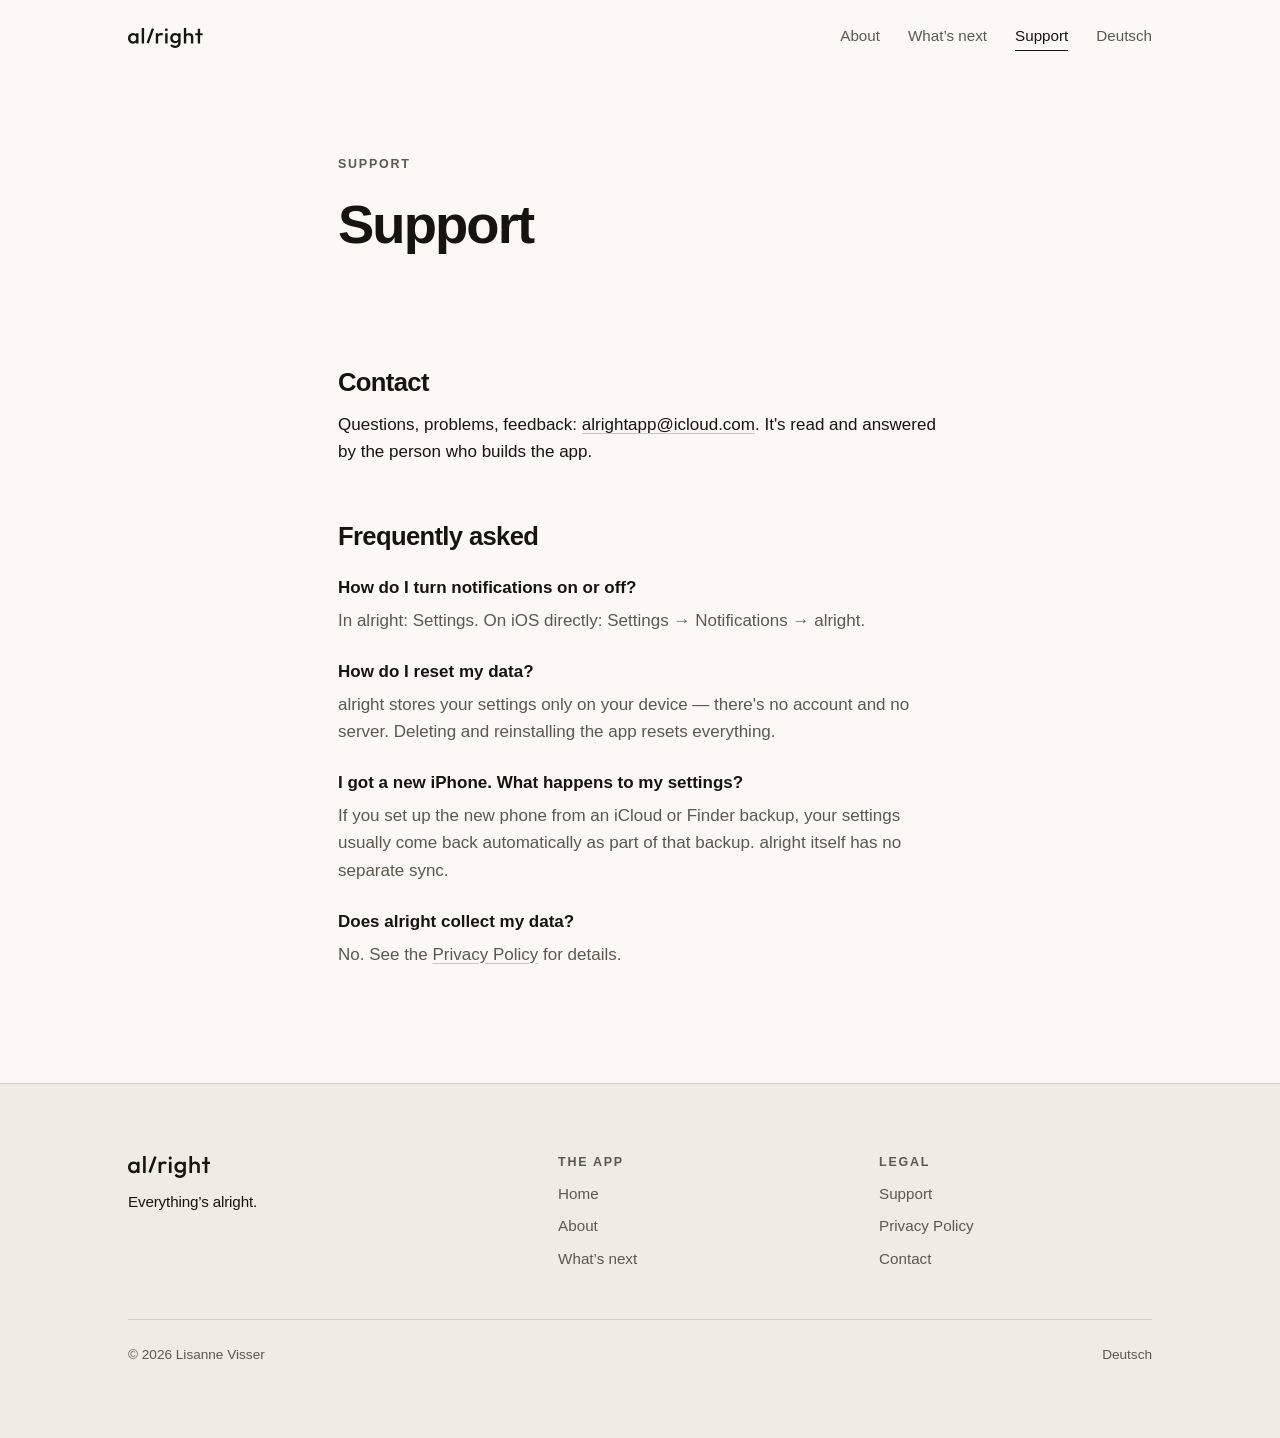
<file: support/index.html>
<!doctype html>
<html lang="en">
<head>
<meta charset="utf-8">
<meta name="viewport" content="width=device-width, initial-scale=1">
<title>Support — alright</title>
<meta name="description" content="How to reach the person who builds alright, and answers to the usual questions.">
<meta name="robots" content="noindex, nofollow">
<link rel="stylesheet" href="../assets/site.css">
<link rel="icon" type="image/svg+xml" href="../favicon.svg">
<link rel="icon" type="image/png" sizes="32x32" href="../favicon.png">
<link rel="icon" type="image/png" sizes="16x16" href="../favicon-16x16.png">
<link rel="apple-touch-icon" sizes="180x180" href="../apple-touch-icon.png">
</head>
<body>
<a class="skip-link" href="#content">Skip to content</a>
<header class="site-header">
  <div class="wrap">
    <a class="brand" href="../" aria-label="alright">
      <svg class="logo" viewBox="0 0 765 205" fill="currentColor" role="img" aria-label="alright" xmlns="http://www.w3.org/2000/svg">
      <path d="M50.82 160.6C41.2867 160.6 32.6333 158.18 24.86 153.34C17.2333 148.5 11.1467 141.973 6.6 133.76C2.2 125.4 0 116.087 0 105.82C0 95.4068 2.2 86.0934 6.6 77.8801C11.1467 69.5201 17.2333 62.9201 24.86 58.0801C32.6333 53.0934 41.2867 50.6001 50.82 50.6001C58.8867 50.6001 66 52.3601 72.16 55.8801C78.4667 59.2534 83.4533 63.9468 87.12 69.9601C90.7867 75.9734 92.62 82.7934 92.62 90.4201V120.78C92.62 128.407 90.7867 135.227 87.12 141.24C83.6 147.253 78.6867 152.02 72.38 155.54C66.0733 158.913 58.8867 160.6 50.82 160.6ZM54.78 137.72C63.7267 137.72 70.9133 134.713 76.34 128.7C81.9133 122.687 84.7 114.987 84.7 105.6C84.7 99.2934 83.4533 93.7201 80.96 88.8801C78.4667 84.0401 74.9467 80.3001 70.4 77.6601C66 74.8734 60.7933 73.4801 54.78 73.4801C48.9133 73.4801 43.7067 74.8734 39.16 77.6601C34.76 80.3001 31.24 84.0401 28.6 88.8801C26.1067 93.7201 24.86 99.2934 24.86 105.6C24.86 111.907 26.1067 117.48 28.6 122.32C31.24 127.16 34.76 130.973 39.16 133.76C43.7067 136.4 48.9133 137.72 54.78 137.72ZM83.16 158.4V130.02L87.34 104.28L83.16 78.7601V52.8001H107.36V158.4H83.16Z"/>
      <path d="M140.817 158.4V9.34601e-05H165.017V79.2001V158.4H140.817Z"/>
      <path d="M285.072 158.4V52.8001H309.272V158.4H285.072ZM309.272 99.6601L300.912 95.4801C300.912 82.1334 303.845 71.3534 309.712 63.1401C315.725 54.7801 324.745 50.6001 336.772 50.6001C342.052 50.6001 346.819 51.5534 351.072 53.4601C355.325 55.3668 359.285 58.4468 362.952 62.7001L347.112 78.9801C345.205 76.9268 343.079 75.4601 340.732 74.5801C338.385 73.7001 335.672 73.2601 332.592 73.2601C325.845 73.2601 320.272 75.3868 315.872 79.6401C311.472 83.8934 309.272 90.5668 309.272 99.6601Z"/>
      <path d="M381.482 158.4V52.8001H405.682V158.4H381.482ZM393.582 33.4401C389.475 33.4401 386.028 32.0468 383.242 29.2601C380.602 26.4734 379.282 23.0268 379.282 18.9201C379.282 14.8134 380.602 11.3668 383.242 8.58009C386.028 5.79342 389.475 4.40009 393.582 4.40009C397.835 4.40009 401.282 5.79342 403.922 8.58009C406.562 11.3668 407.882 14.8134 407.882 18.9201C407.882 23.0268 406.562 26.4734 403.922 29.2601C401.282 32.0468 397.835 33.4401 393.582 33.4401Z"/>
      <path d="M483.424 204.6C472.278 204.6 462.524 202.547 454.164 198.44C445.804 194.48 439.058 188.833 433.924 181.5L449.764 165.66C454.018 170.94 458.858 174.9 464.284 177.54C469.711 180.18 476.238 181.5 483.864 181.5C493.398 181.5 500.951 179.007 506.524 174.02C512.098 169.18 514.884 162.507 514.884 154V128.04L519.064 104.72L514.884 81.1801V52.8001H539.084V154C539.084 164.12 536.738 172.92 532.044 180.4C527.351 188.027 520.824 193.967 512.464 198.22C504.104 202.473 494.424 204.6 483.424 204.6ZM482.324 156.2C472.938 156.2 464.431 153.927 456.804 149.38C449.324 144.687 443.384 138.307 438.984 130.24C434.731 122.173 432.604 113.153 432.604 103.18C432.604 93.2068 434.731 84.2601 438.984 76.3401C443.384 68.4201 449.324 62.1868 456.804 57.6401C464.431 52.9468 472.938 50.6001 482.324 50.6001C490.684 50.6001 498.018 52.2868 504.324 55.6601C510.631 59.0334 515.544 63.7268 519.064 69.7401C522.584 75.6068 524.344 82.5001 524.344 90.4201V116.38C524.344 124.153 522.511 131.047 518.844 137.06C515.324 143.073 510.411 147.767 504.104 151.14C497.798 154.513 490.538 156.2 482.324 156.2ZM487.164 133.32C493.031 133.32 498.164 132.073 502.564 129.58C506.964 127.087 510.338 123.64 512.684 119.24C515.178 114.693 516.424 109.413 516.424 103.4C516.424 97.3868 515.178 92.1801 512.684 87.7801C510.338 83.2334 506.964 79.7134 502.564 77.2201C498.164 74.7268 493.031 73.4801 487.164 73.4801C481.298 73.4801 476.091 74.7268 471.544 77.2201C467.144 79.7134 463.698 83.2334 461.204 87.7801C458.711 92.1801 457.464 97.3868 457.464 103.4C457.464 109.267 458.711 114.473 461.204 119.02C463.698 123.567 467.144 127.087 471.544 129.58C476.091 132.073 481.298 133.32 487.164 133.32Z"/>
      <path d="M644.947 158.4V97.4601C644.947 90.4201 642.674 84.6268 638.127 80.0801C633.727 75.5334 628.007 73.2601 620.967 73.2601C616.274 73.2601 612.094 74.2868 608.427 76.3401C604.761 78.3934 601.901 81.2534 599.847 84.9201C597.794 88.5868 596.767 92.7668 596.767 97.4601L587.307 92.1801C587.307 84.1134 589.067 77.0001 592.587 70.8401C596.107 64.5334 600.947 59.6201 607.107 56.1001C613.414 52.4334 620.454 50.6001 628.227 50.6001C636.147 50.6001 643.187 52.3601 649.347 55.8801C655.507 59.4001 660.347 64.3134 663.867 70.6201C667.387 76.7801 669.147 83.9668 669.147 92.1801V158.4H644.947ZM572.567 158.4V9.34601e-05H596.767V158.4H572.567Z"/>
      <path d="M715.11 158.4V8.8001H739.31V158.4H715.11ZM689.81 74.8001V52.8001H764.61V74.8001H689.81Z"/>
      <path d="M189.835 150.109L244.252 1.34982L266.98 9.66362L239.771 84.0432L212.562 158.423L189.835 150.109Z"/>
      </svg>
    </a>
    <button class="nav-toggle" type="button" aria-expanded="false"
            aria-controls="site-nav" aria-label="Menu">
      <span class="nav-icon" aria-hidden="true"></span>
    </button>
    <nav class="site-nav" id="site-nav" aria-label="Main">
        <a href="../about/">About</a>
        <a href="../whats-next/">What&#8217;s next</a>
        <a href="../support/" aria-current="page">Support</a>
        <a class="nav-lang" href="../support/de/">Deutsch</a>
    </nav>
  </div>
</header>

<main id="content">
<section class="page-head">
  <div class="wrap wrap-narrow">
    <p class="eyebrow">Support</p>
    <h1>Support</h1>
  </div>
</section>

<div class="wrap wrap-narrow">
<div class="prose">
  <section>
    <h2>Contact</h2>
    <p>Questions, problems, feedback: <a href="mailto:alrightapp@icloud.com">alrightapp@icloud.com</a>. It's read and answered by the person who builds the app.</p>
  </section>

  <section>
    <h2>Frequently asked</h2>
    <dl class="faq">
      <dt>How do I turn notifications on or off?</dt>
      <dd>In alright: Settings. On iOS directly: Settings → Notifications → alright.</dd>

      <dt>How do I reset my data?</dt>
      <dd>alright stores your settings only on your device — there's no account and no server. Deleting and reinstalling the app resets everything.</dd>

      <dt>I got a new iPhone. What happens to my settings?</dt>
      <dd>If you set up the new phone from an iCloud or Finder backup, your settings usually come back automatically as part of that backup. alright itself has no separate sync.</dd>

      <dt>Does alright collect my data?</dt>
      <dd>No. See the <a href="../privacy/">Privacy Policy</a> for details.</dd>
    </dl>
  </section>
</div>
</div>
</main>

<footer class="site-footer">
  <div class="wrap">
    <div class="footer-top">
      <div>
        <p class="footer-mark">
          <svg class="logo" viewBox="0 0 765 205" fill="currentColor" role="img" aria-label="alright" xmlns="http://www.w3.org/2000/svg">
          <path d="M50.82 160.6C41.2867 160.6 32.6333 158.18 24.86 153.34C17.2333 148.5 11.1467 141.973 6.6 133.76C2.2 125.4 0 116.087 0 105.82C0 95.4068 2.2 86.0934 6.6 77.8801C11.1467 69.5201 17.2333 62.9201 24.86 58.0801C32.6333 53.0934 41.2867 50.6001 50.82 50.6001C58.8867 50.6001 66 52.3601 72.16 55.8801C78.4667 59.2534 83.4533 63.9468 87.12 69.9601C90.7867 75.9734 92.62 82.7934 92.62 90.4201V120.78C92.62 128.407 90.7867 135.227 87.12 141.24C83.6 147.253 78.6867 152.02 72.38 155.54C66.0733 158.913 58.8867 160.6 50.82 160.6ZM54.78 137.72C63.7267 137.72 70.9133 134.713 76.34 128.7C81.9133 122.687 84.7 114.987 84.7 105.6C84.7 99.2934 83.4533 93.7201 80.96 88.8801C78.4667 84.0401 74.9467 80.3001 70.4 77.6601C66 74.8734 60.7933 73.4801 54.78 73.4801C48.9133 73.4801 43.7067 74.8734 39.16 77.6601C34.76 80.3001 31.24 84.0401 28.6 88.8801C26.1067 93.7201 24.86 99.2934 24.86 105.6C24.86 111.907 26.1067 117.48 28.6 122.32C31.24 127.16 34.76 130.973 39.16 133.76C43.7067 136.4 48.9133 137.72 54.78 137.72ZM83.16 158.4V130.02L87.34 104.28L83.16 78.7601V52.8001H107.36V158.4H83.16Z"/>
          <path d="M140.817 158.4V9.34601e-05H165.017V79.2001V158.4H140.817Z"/>
          <path d="M285.072 158.4V52.8001H309.272V158.4H285.072ZM309.272 99.6601L300.912 95.4801C300.912 82.1334 303.845 71.3534 309.712 63.1401C315.725 54.7801 324.745 50.6001 336.772 50.6001C342.052 50.6001 346.819 51.5534 351.072 53.4601C355.325 55.3668 359.285 58.4468 362.952 62.7001L347.112 78.9801C345.205 76.9268 343.079 75.4601 340.732 74.5801C338.385 73.7001 335.672 73.2601 332.592 73.2601C325.845 73.2601 320.272 75.3868 315.872 79.6401C311.472 83.8934 309.272 90.5668 309.272 99.6601Z"/>
          <path d="M381.482 158.4V52.8001H405.682V158.4H381.482ZM393.582 33.4401C389.475 33.4401 386.028 32.0468 383.242 29.2601C380.602 26.4734 379.282 23.0268 379.282 18.9201C379.282 14.8134 380.602 11.3668 383.242 8.58009C386.028 5.79342 389.475 4.40009 393.582 4.40009C397.835 4.40009 401.282 5.79342 403.922 8.58009C406.562 11.3668 407.882 14.8134 407.882 18.9201C407.882 23.0268 406.562 26.4734 403.922 29.2601C401.282 32.0468 397.835 33.4401 393.582 33.4401Z"/>
          <path d="M483.424 204.6C472.278 204.6 462.524 202.547 454.164 198.44C445.804 194.48 439.058 188.833 433.924 181.5L449.764 165.66C454.018 170.94 458.858 174.9 464.284 177.54C469.711 180.18 476.238 181.5 483.864 181.5C493.398 181.5 500.951 179.007 506.524 174.02C512.098 169.18 514.884 162.507 514.884 154V128.04L519.064 104.72L514.884 81.1801V52.8001H539.084V154C539.084 164.12 536.738 172.92 532.044 180.4C527.351 188.027 520.824 193.967 512.464 198.22C504.104 202.473 494.424 204.6 483.424 204.6ZM482.324 156.2C472.938 156.2 464.431 153.927 456.804 149.38C449.324 144.687 443.384 138.307 438.984 130.24C434.731 122.173 432.604 113.153 432.604 103.18C432.604 93.2068 434.731 84.2601 438.984 76.3401C443.384 68.4201 449.324 62.1868 456.804 57.6401C464.431 52.9468 472.938 50.6001 482.324 50.6001C490.684 50.6001 498.018 52.2868 504.324 55.6601C510.631 59.0334 515.544 63.7268 519.064 69.7401C522.584 75.6068 524.344 82.5001 524.344 90.4201V116.38C524.344 124.153 522.511 131.047 518.844 137.06C515.324 143.073 510.411 147.767 504.104 151.14C497.798 154.513 490.538 156.2 482.324 156.2ZM487.164 133.32C493.031 133.32 498.164 132.073 502.564 129.58C506.964 127.087 510.338 123.64 512.684 119.24C515.178 114.693 516.424 109.413 516.424 103.4C516.424 97.3868 515.178 92.1801 512.684 87.7801C510.338 83.2334 506.964 79.7134 502.564 77.2201C498.164 74.7268 493.031 73.4801 487.164 73.4801C481.298 73.4801 476.091 74.7268 471.544 77.2201C467.144 79.7134 463.698 83.2334 461.204 87.7801C458.711 92.1801 457.464 97.3868 457.464 103.4C457.464 109.267 458.711 114.473 461.204 119.02C463.698 123.567 467.144 127.087 471.544 129.58C476.091 132.073 481.298 133.32 487.164 133.32Z"/>
          <path d="M644.947 158.4V97.4601C644.947 90.4201 642.674 84.6268 638.127 80.0801C633.727 75.5334 628.007 73.2601 620.967 73.2601C616.274 73.2601 612.094 74.2868 608.427 76.3401C604.761 78.3934 601.901 81.2534 599.847 84.9201C597.794 88.5868 596.767 92.7668 596.767 97.4601L587.307 92.1801C587.307 84.1134 589.067 77.0001 592.587 70.8401C596.107 64.5334 600.947 59.6201 607.107 56.1001C613.414 52.4334 620.454 50.6001 628.227 50.6001C636.147 50.6001 643.187 52.3601 649.347 55.8801C655.507 59.4001 660.347 64.3134 663.867 70.6201C667.387 76.7801 669.147 83.9668 669.147 92.1801V158.4H644.947ZM572.567 158.4V9.34601e-05H596.767V158.4H572.567Z"/>
          <path d="M715.11 158.4V8.8001H739.31V158.4H715.11ZM689.81 74.8001V52.8001H764.61V74.8001H689.81Z"/>
          <path d="M189.835 150.109L244.252 1.34982L266.98 9.66362L239.771 84.0432L212.562 158.423L189.835 150.109Z"/>
          </svg>
        </p>
        <p class="footer-tagline">Everything&#8217;s alright.</p>
      </div>
      <div class="footer-col">
        <h2>The app</h2>
        <ul>
          <li><a href="../">Home</a></li>
          <li><a href="../about/">About</a></li>
          <li><a href="../whats-next/">What&#8217;s next</a></li>
        </ul>
      </div>
      <div class="footer-col">
        <h2>Legal</h2>
        <ul>
          <li><a href="../support/">Support</a></li>
          <li><a href="../privacy/">Privacy Policy</a></li>
          <li><a href="mailto:alrightapp@icloud.com" title="alrightapp@icloud.com">Contact</a></li>
        </ul>
      </div>
    </div>
    <div class="footer-bottom">
      <p>© 2026 Lisanne Visser</p>
      <p><a href="../support/de/">Deutsch</a></p>
    </div>
  </div>
</footer>
<script src="../assets/site.js"></script>
</body>
</html>
</file>
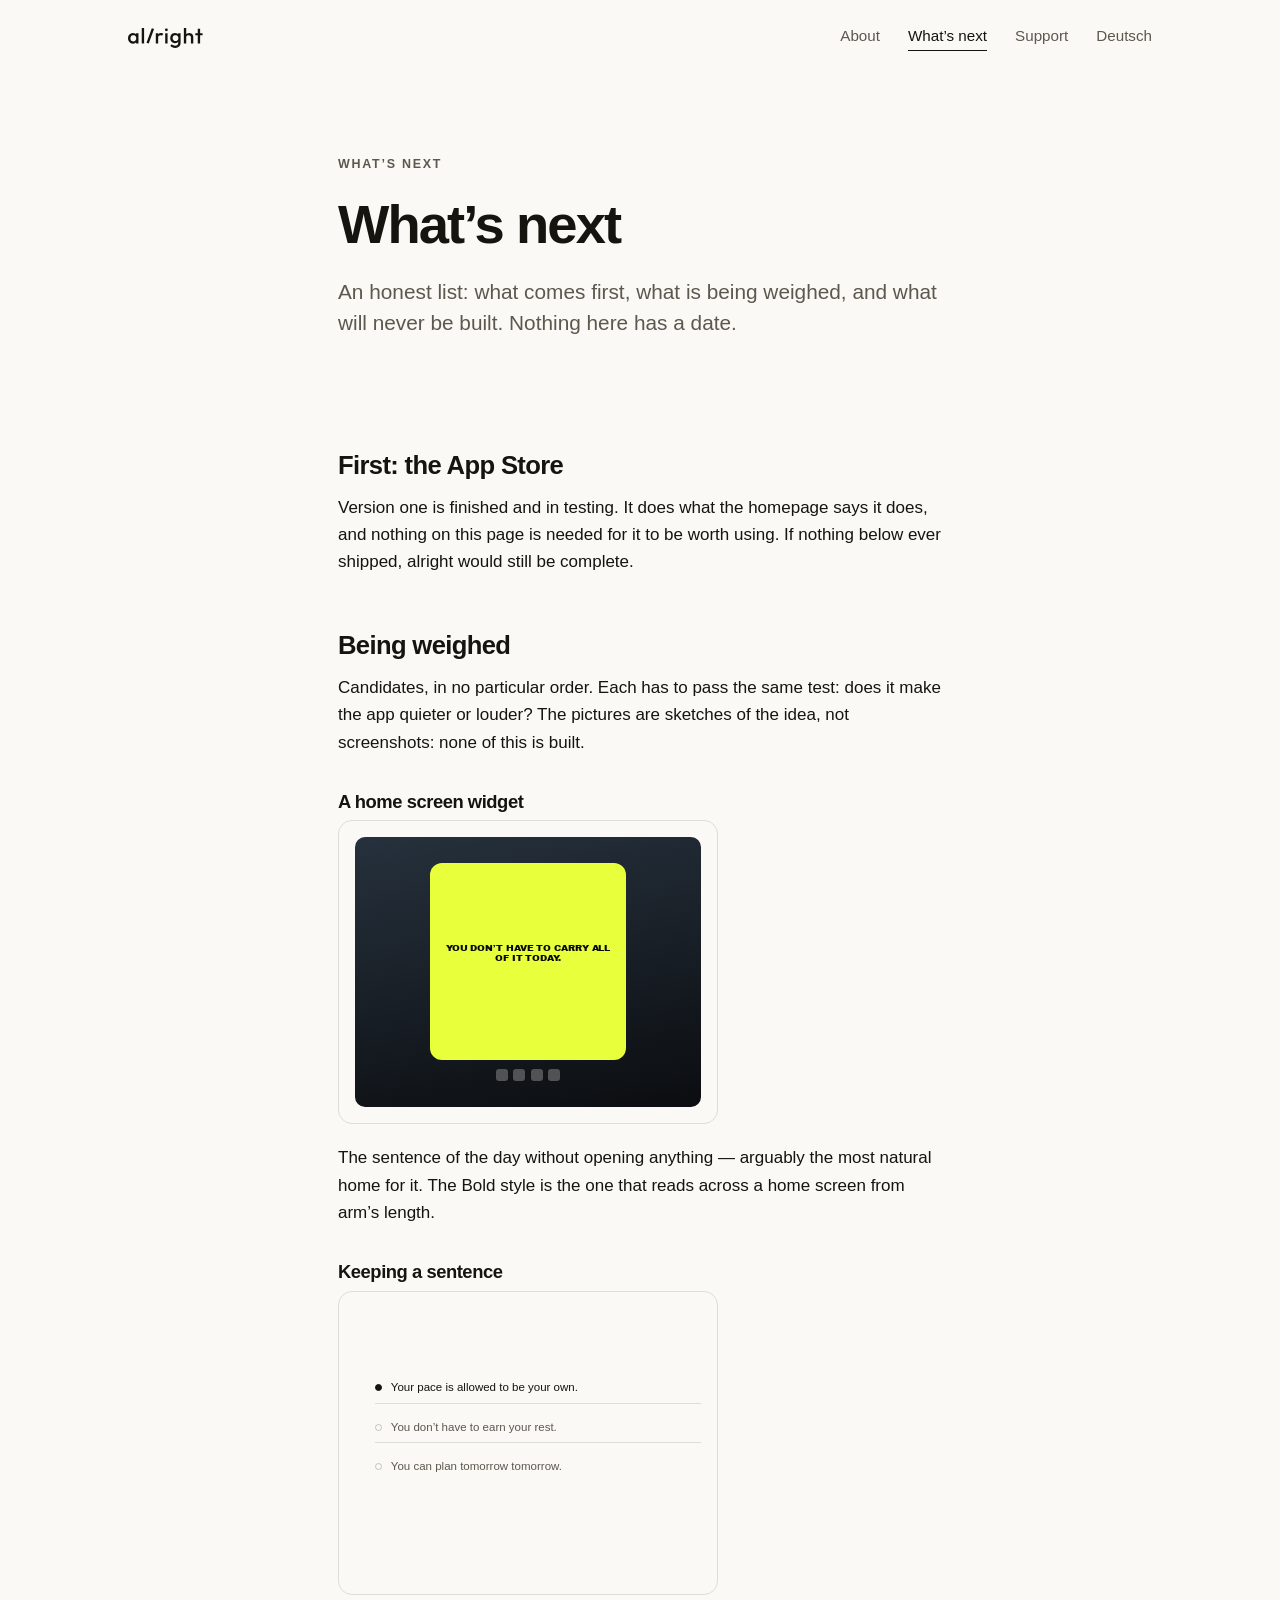
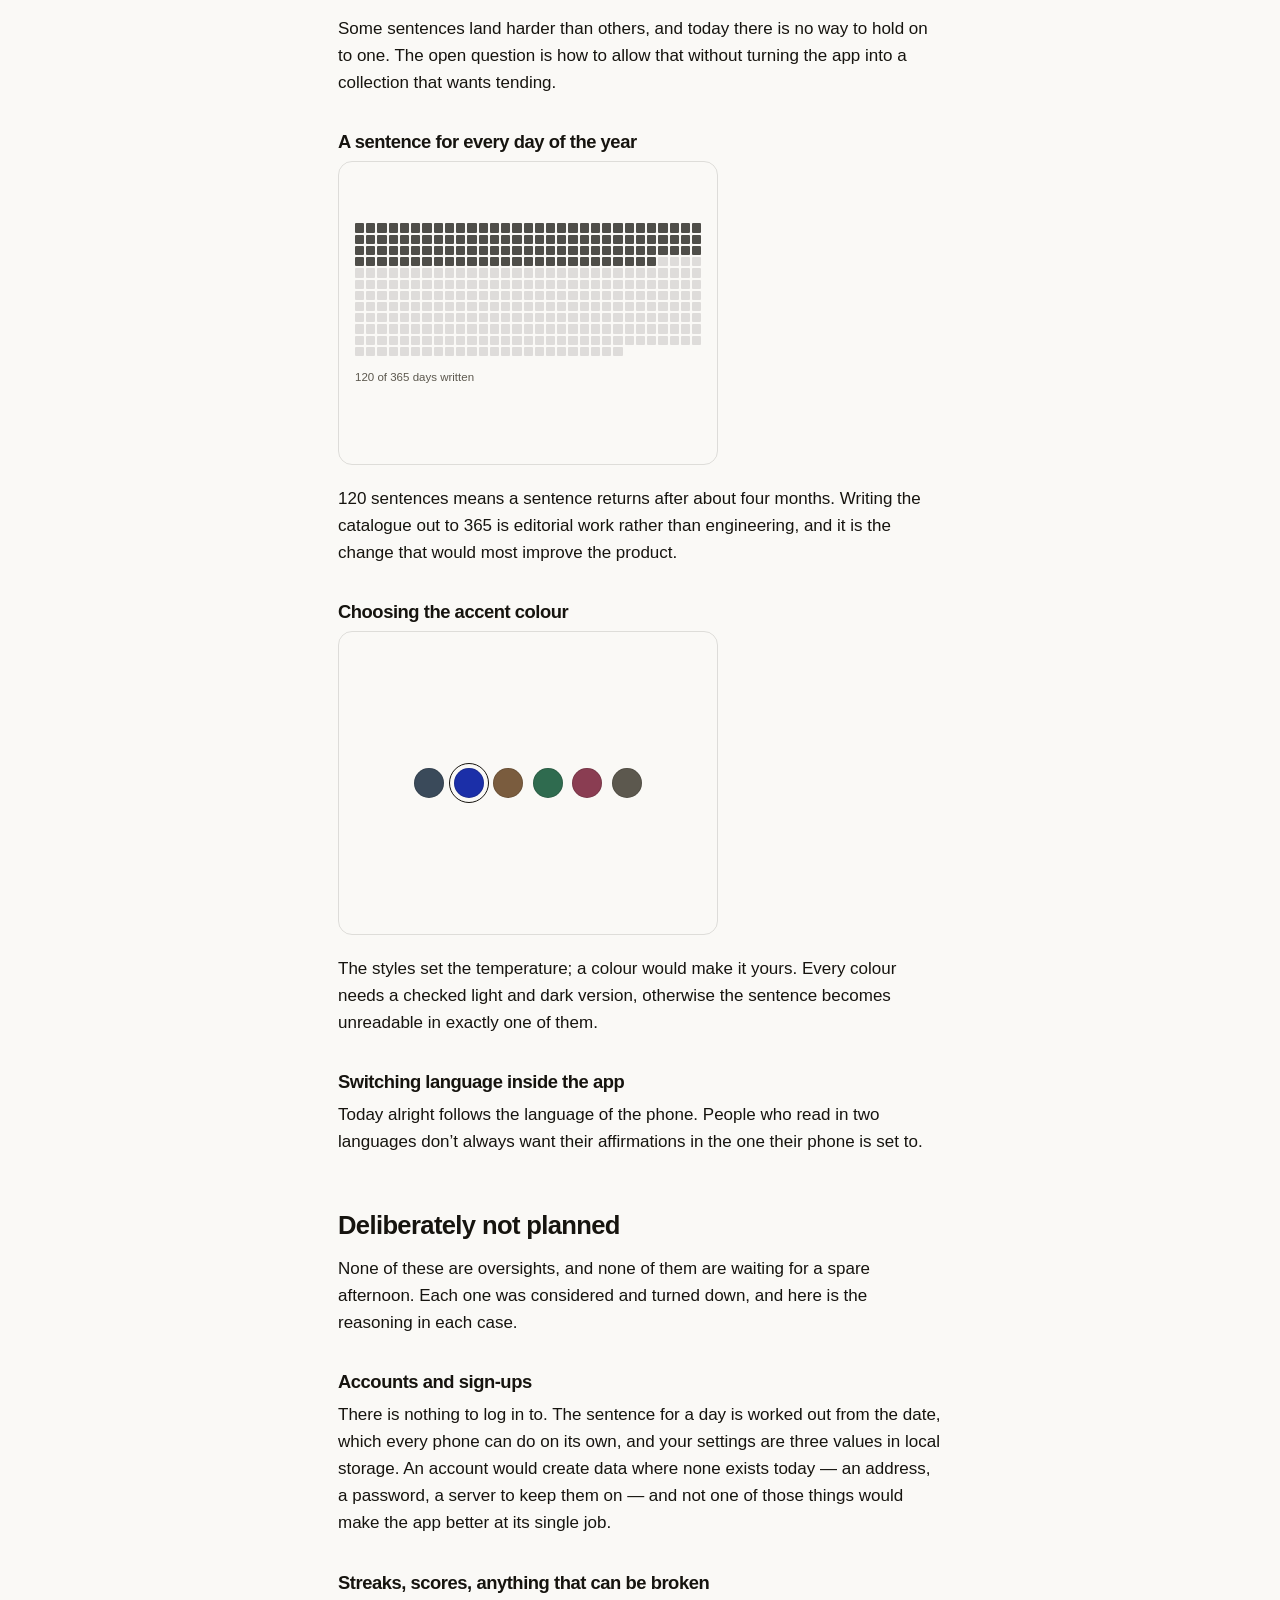
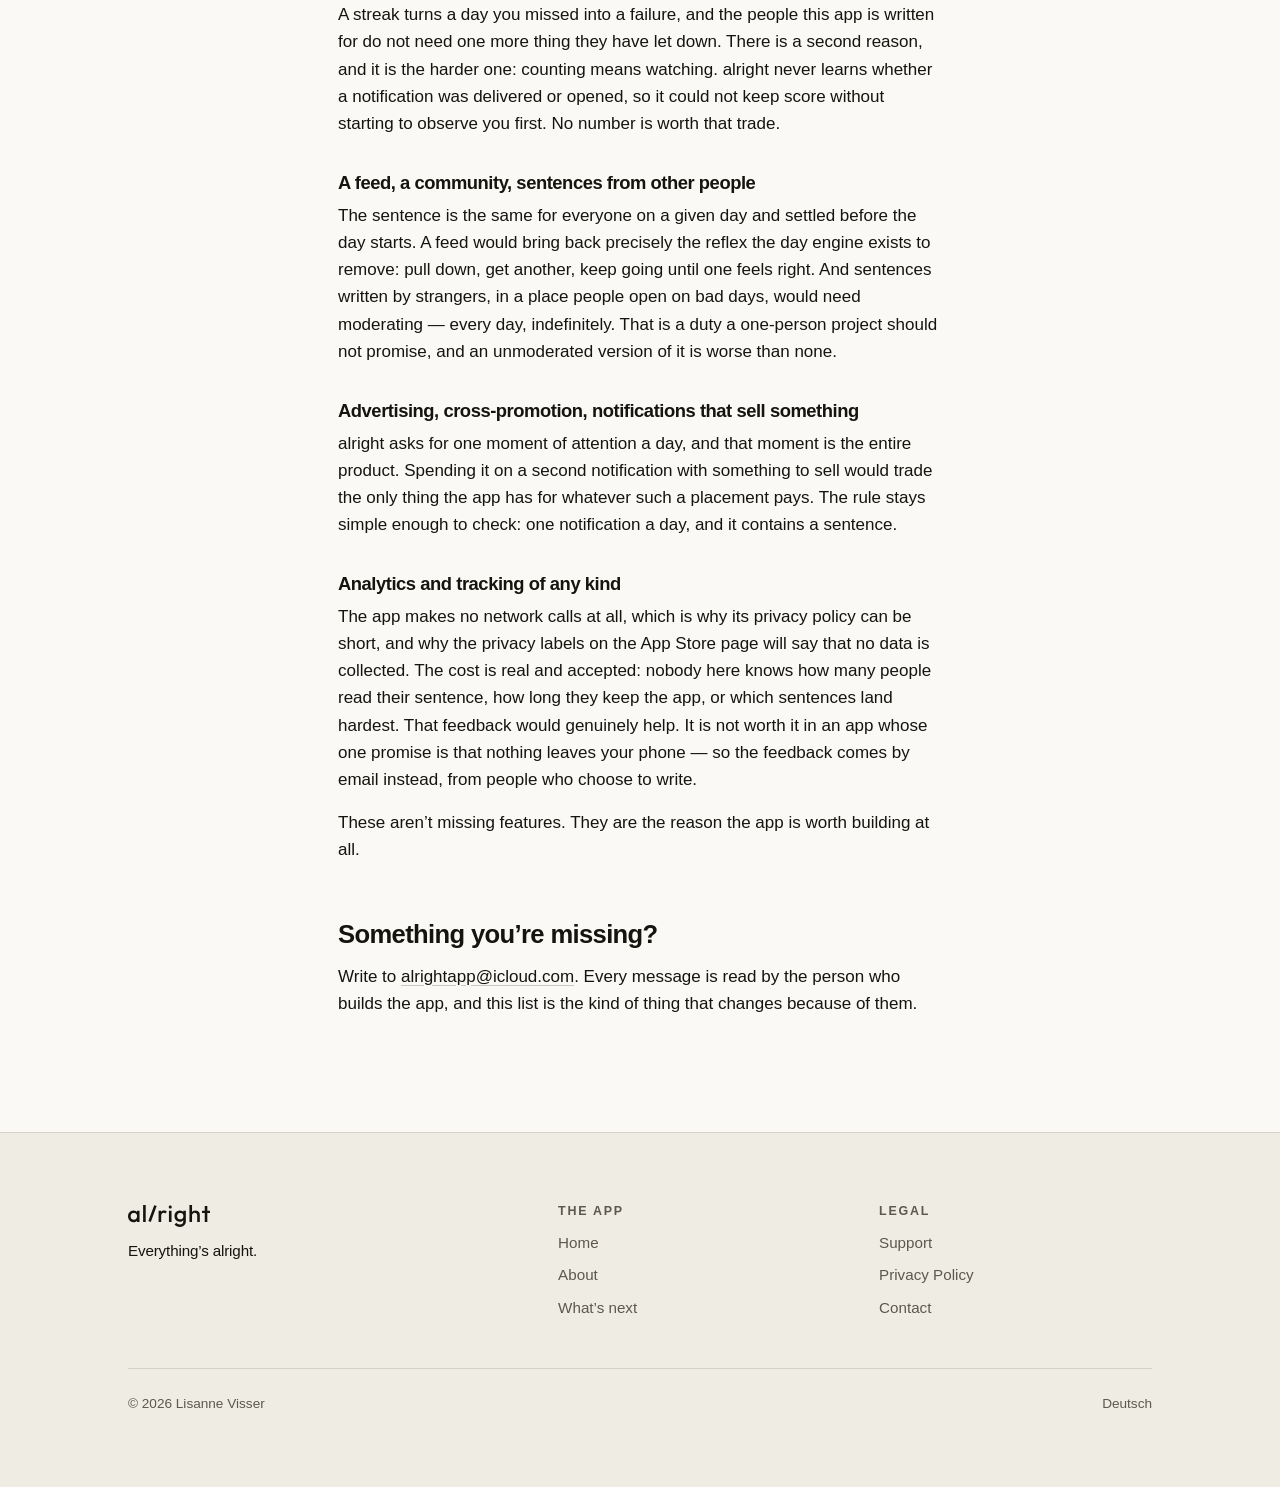
<file: whats-next/index.html>
<!doctype html>
<html lang="en">
<head>
<meta charset="utf-8">
<meta name="viewport" content="width=device-width, initial-scale=1">
<title>What&#8217;s next — alright</title>
<meta name="description" content="What comes after version one, what is being weighed, and what alright will never do. No dates.">
<meta name="robots" content="noindex, nofollow">
<link rel="stylesheet" href="../assets/site.css">
<link rel="icon" type="image/svg+xml" href="../favicon.svg">
<link rel="icon" type="image/png" sizes="32x32" href="../favicon.png">
<link rel="icon" type="image/png" sizes="16x16" href="../favicon-16x16.png">
<link rel="apple-touch-icon" sizes="180x180" href="../apple-touch-icon.png">
</head>
<body>
<a class="skip-link" href="#content">Skip to content</a>
<header class="site-header">
  <div class="wrap">
    <a class="brand" href="../" aria-label="alright">
      <svg class="logo" viewBox="0 0 765 205" fill="currentColor" role="img" aria-label="alright" xmlns="http://www.w3.org/2000/svg">
      <path d="M50.82 160.6C41.2867 160.6 32.6333 158.18 24.86 153.34C17.2333 148.5 11.1467 141.973 6.6 133.76C2.2 125.4 0 116.087 0 105.82C0 95.4068 2.2 86.0934 6.6 77.8801C11.1467 69.5201 17.2333 62.9201 24.86 58.0801C32.6333 53.0934 41.2867 50.6001 50.82 50.6001C58.8867 50.6001 66 52.3601 72.16 55.8801C78.4667 59.2534 83.4533 63.9468 87.12 69.9601C90.7867 75.9734 92.62 82.7934 92.62 90.4201V120.78C92.62 128.407 90.7867 135.227 87.12 141.24C83.6 147.253 78.6867 152.02 72.38 155.54C66.0733 158.913 58.8867 160.6 50.82 160.6ZM54.78 137.72C63.7267 137.72 70.9133 134.713 76.34 128.7C81.9133 122.687 84.7 114.987 84.7 105.6C84.7 99.2934 83.4533 93.7201 80.96 88.8801C78.4667 84.0401 74.9467 80.3001 70.4 77.6601C66 74.8734 60.7933 73.4801 54.78 73.4801C48.9133 73.4801 43.7067 74.8734 39.16 77.6601C34.76 80.3001 31.24 84.0401 28.6 88.8801C26.1067 93.7201 24.86 99.2934 24.86 105.6C24.86 111.907 26.1067 117.48 28.6 122.32C31.24 127.16 34.76 130.973 39.16 133.76C43.7067 136.4 48.9133 137.72 54.78 137.72ZM83.16 158.4V130.02L87.34 104.28L83.16 78.7601V52.8001H107.36V158.4H83.16Z"/>
      <path d="M140.817 158.4V9.34601e-05H165.017V79.2001V158.4H140.817Z"/>
      <path d="M285.072 158.4V52.8001H309.272V158.4H285.072ZM309.272 99.6601L300.912 95.4801C300.912 82.1334 303.845 71.3534 309.712 63.1401C315.725 54.7801 324.745 50.6001 336.772 50.6001C342.052 50.6001 346.819 51.5534 351.072 53.4601C355.325 55.3668 359.285 58.4468 362.952 62.7001L347.112 78.9801C345.205 76.9268 343.079 75.4601 340.732 74.5801C338.385 73.7001 335.672 73.2601 332.592 73.2601C325.845 73.2601 320.272 75.3868 315.872 79.6401C311.472 83.8934 309.272 90.5668 309.272 99.6601Z"/>
      <path d="M381.482 158.4V52.8001H405.682V158.4H381.482ZM393.582 33.4401C389.475 33.4401 386.028 32.0468 383.242 29.2601C380.602 26.4734 379.282 23.0268 379.282 18.9201C379.282 14.8134 380.602 11.3668 383.242 8.58009C386.028 5.79342 389.475 4.40009 393.582 4.40009C397.835 4.40009 401.282 5.79342 403.922 8.58009C406.562 11.3668 407.882 14.8134 407.882 18.9201C407.882 23.0268 406.562 26.4734 403.922 29.2601C401.282 32.0468 397.835 33.4401 393.582 33.4401Z"/>
      <path d="M483.424 204.6C472.278 204.6 462.524 202.547 454.164 198.44C445.804 194.48 439.058 188.833 433.924 181.5L449.764 165.66C454.018 170.94 458.858 174.9 464.284 177.54C469.711 180.18 476.238 181.5 483.864 181.5C493.398 181.5 500.951 179.007 506.524 174.02C512.098 169.18 514.884 162.507 514.884 154V128.04L519.064 104.72L514.884 81.1801V52.8001H539.084V154C539.084 164.12 536.738 172.92 532.044 180.4C527.351 188.027 520.824 193.967 512.464 198.22C504.104 202.473 494.424 204.6 483.424 204.6ZM482.324 156.2C472.938 156.2 464.431 153.927 456.804 149.38C449.324 144.687 443.384 138.307 438.984 130.24C434.731 122.173 432.604 113.153 432.604 103.18C432.604 93.2068 434.731 84.2601 438.984 76.3401C443.384 68.4201 449.324 62.1868 456.804 57.6401C464.431 52.9468 472.938 50.6001 482.324 50.6001C490.684 50.6001 498.018 52.2868 504.324 55.6601C510.631 59.0334 515.544 63.7268 519.064 69.7401C522.584 75.6068 524.344 82.5001 524.344 90.4201V116.38C524.344 124.153 522.511 131.047 518.844 137.06C515.324 143.073 510.411 147.767 504.104 151.14C497.798 154.513 490.538 156.2 482.324 156.2ZM487.164 133.32C493.031 133.32 498.164 132.073 502.564 129.58C506.964 127.087 510.338 123.64 512.684 119.24C515.178 114.693 516.424 109.413 516.424 103.4C516.424 97.3868 515.178 92.1801 512.684 87.7801C510.338 83.2334 506.964 79.7134 502.564 77.2201C498.164 74.7268 493.031 73.4801 487.164 73.4801C481.298 73.4801 476.091 74.7268 471.544 77.2201C467.144 79.7134 463.698 83.2334 461.204 87.7801C458.711 92.1801 457.464 97.3868 457.464 103.4C457.464 109.267 458.711 114.473 461.204 119.02C463.698 123.567 467.144 127.087 471.544 129.58C476.091 132.073 481.298 133.32 487.164 133.32Z"/>
      <path d="M644.947 158.4V97.4601C644.947 90.4201 642.674 84.6268 638.127 80.0801C633.727 75.5334 628.007 73.2601 620.967 73.2601C616.274 73.2601 612.094 74.2868 608.427 76.3401C604.761 78.3934 601.901 81.2534 599.847 84.9201C597.794 88.5868 596.767 92.7668 596.767 97.4601L587.307 92.1801C587.307 84.1134 589.067 77.0001 592.587 70.8401C596.107 64.5334 600.947 59.6201 607.107 56.1001C613.414 52.4334 620.454 50.6001 628.227 50.6001C636.147 50.6001 643.187 52.3601 649.347 55.8801C655.507 59.4001 660.347 64.3134 663.867 70.6201C667.387 76.7801 669.147 83.9668 669.147 92.1801V158.4H644.947ZM572.567 158.4V9.34601e-05H596.767V158.4H572.567Z"/>
      <path d="M715.11 158.4V8.8001H739.31V158.4H715.11ZM689.81 74.8001V52.8001H764.61V74.8001H689.81Z"/>
      <path d="M189.835 150.109L244.252 1.34982L266.98 9.66362L239.771 84.0432L212.562 158.423L189.835 150.109Z"/>
      </svg>
    </a>
    <button class="nav-toggle" type="button" aria-expanded="false"
            aria-controls="site-nav" aria-label="Menu">
      <span class="nav-icon" aria-hidden="true"></span>
    </button>
    <nav class="site-nav" id="site-nav" aria-label="Main">
        <a href="../about/">About</a>
        <a href="../whats-next/" aria-current="page">What&#8217;s next</a>
        <a href="../support/">Support</a>
        <a class="nav-lang" href="../whats-next/de/">Deutsch</a>
    </nav>
  </div>
</header>

<main id="content">
<section class="page-head">
  <div class="wrap wrap-narrow">
    <p class="eyebrow">What&#8217;s next</p>
    <h1>What&#8217;s next</h1>
    <p class="lede">An honest list: what comes first, what is being weighed, and
      what will never be built. Nothing here has a date.</p>
  </div>
</section>

<div class="wrap wrap-narrow">
<div class="prose">
  <section>
    <h2>First: the App Store</h2>
    <p>Version one is finished and in testing. It does what the homepage says it
      does, and nothing on this page is needed for it to be worth using. If
      nothing below ever shipped, alright would still be complete.</p>
  </section>

  <section>
    <h2>Being weighed</h2>
    <p>Candidates, in no particular order. Each has to pass the same test: does
      it make the app quieter or louder? The pictures are sketches of the idea,
      not screenshots: none of this is built.</p>
    <h3>A home screen widget</h3>
    <figure class="sketch sketch-widget">
        <div class="sketch-frame" role="img" aria-label="Sketch: a home screen widget showing the day&#8217;s sentence in the Bold style">
          <div class="widget-wall">
            <div class="widget-tile">
              <p class="widget-sentence">You don&#8217;t have to carry all of it today.</p>
            </div>
            <div class="widget-dock" aria-hidden="true">
              <span></span><span></span><span></span><span></span>
            </div>
          </div>
        </div>
      </figure>
    <p>The sentence of the day without opening anything &mdash; arguably the
      most natural home for it. The Bold style is the one that reads across a
      home screen from arm&#8217;s length.</p>
    <h3>Keeping a sentence</h3>
    <figure class="sketch sketch-keep">
        <div class="sketch-frame" role="img" aria-label="Sketch: a short list of kept sentences, the newest one marked">
          <ul class="keep-list">
              <li class="is-new"><span class="keep-mark" aria-hidden="true"></span>Your pace is allowed to be your own.</li>
              <li><span class="keep-mark" aria-hidden="true"></span>You don&#8217;t have to earn your rest.</li>
              <li><span class="keep-mark" aria-hidden="true"></span>You can plan tomorrow tomorrow.</li>
          </ul>
        </div>
      </figure>
    <p>Some sentences land harder than others, and today there is no way to hold
      on to one. The open question is how to allow that without turning the app
      into a collection that wants tending.</p>
    <h3>A sentence for every day of the year</h3>
    <figure class="sketch sketch-year">
        <div class="sketch-frame" role="img" aria-label="Sketch: 365 squares, one per day of the year, 120 of them filled">
          <div class="year-grid" aria-hidden="true"><i class="on"></i><i class="on"></i><i class="on"></i><i class="on"></i><i class="on"></i><i class="on"></i><i class="on"></i><i class="on"></i><i class="on"></i><i class="on"></i><i class="on"></i><i class="on"></i><i class="on"></i><i class="on"></i><i class="on"></i><i class="on"></i><i class="on"></i><i class="on"></i><i class="on"></i><i class="on"></i><i class="on"></i><i class="on"></i><i class="on"></i><i class="on"></i><i class="on"></i><i class="on"></i><i class="on"></i><i class="on"></i><i class="on"></i><i class="on"></i><i class="on"></i><i class="on"></i><i class="on"></i><i class="on"></i><i class="on"></i><i class="on"></i><i class="on"></i><i class="on"></i><i class="on"></i><i class="on"></i><i class="on"></i><i class="on"></i><i class="on"></i><i class="on"></i><i class="on"></i><i class="on"></i><i class="on"></i><i class="on"></i><i class="on"></i><i class="on"></i><i class="on"></i><i class="on"></i><i class="on"></i><i class="on"></i><i class="on"></i><i class="on"></i><i class="on"></i><i class="on"></i><i class="on"></i><i class="on"></i><i class="on"></i><i class="on"></i><i class="on"></i><i class="on"></i><i class="on"></i><i class="on"></i><i class="on"></i><i class="on"></i><i class="on"></i><i class="on"></i><i class="on"></i><i class="on"></i><i class="on"></i><i class="on"></i><i class="on"></i><i class="on"></i><i class="on"></i><i class="on"></i><i class="on"></i><i class="on"></i><i class="on"></i><i class="on"></i><i class="on"></i><i class="on"></i><i class="on"></i><i class="on"></i><i class="on"></i><i class="on"></i><i class="on"></i><i class="on"></i><i class="on"></i><i class="on"></i><i class="on"></i><i class="on"></i><i class="on"></i><i class="on"></i><i class="on"></i><i class="on"></i><i class="on"></i><i class="on"></i><i class="on"></i><i class="on"></i><i class="on"></i><i class="on"></i><i class="on"></i><i class="on"></i><i class="on"></i><i class="on"></i><i class="on"></i><i class="on"></i><i class="on"></i><i class="on"></i><i class="on"></i><i class="on"></i><i class="on"></i><i class="on"></i><i class="on"></i><i class="on"></i><i class="on"></i><i class="on"></i><i class="off"></i><i class="off"></i><i class="off"></i><i class="off"></i><i class="off"></i><i class="off"></i><i class="off"></i><i class="off"></i><i class="off"></i><i class="off"></i><i class="off"></i><i class="off"></i><i class="off"></i><i class="off"></i><i class="off"></i><i class="off"></i><i class="off"></i><i class="off"></i><i class="off"></i><i class="off"></i><i class="off"></i><i class="off"></i><i class="off"></i><i class="off"></i><i class="off"></i><i class="off"></i><i class="off"></i><i class="off"></i><i class="off"></i><i class="off"></i><i class="off"></i><i class="off"></i><i class="off"></i><i class="off"></i><i class="off"></i><i class="off"></i><i class="off"></i><i class="off"></i><i class="off"></i><i class="off"></i><i class="off"></i><i class="off"></i><i class="off"></i><i class="off"></i><i class="off"></i><i class="off"></i><i class="off"></i><i class="off"></i><i class="off"></i><i class="off"></i><i class="off"></i><i class="off"></i><i class="off"></i><i class="off"></i><i class="off"></i><i class="off"></i><i class="off"></i><i class="off"></i><i class="off"></i><i class="off"></i><i class="off"></i><i class="off"></i><i class="off"></i><i class="off"></i><i class="off"></i><i class="off"></i><i class="off"></i><i class="off"></i><i class="off"></i><i class="off"></i><i class="off"></i><i class="off"></i><i class="off"></i><i class="off"></i><i class="off"></i><i class="off"></i><i class="off"></i><i class="off"></i><i class="off"></i><i class="off"></i><i class="off"></i><i class="off"></i><i class="off"></i><i class="off"></i><i class="off"></i><i class="off"></i><i class="off"></i><i class="off"></i><i class="off"></i><i class="off"></i><i class="off"></i><i class="off"></i><i class="off"></i><i class="off"></i><i class="off"></i><i class="off"></i><i class="off"></i><i class="off"></i><i class="off"></i><i class="off"></i><i class="off"></i><i class="off"></i><i class="off"></i><i class="off"></i><i class="off"></i><i class="off"></i><i class="off"></i><i class="off"></i><i class="off"></i><i class="off"></i><i class="off"></i><i class="off"></i><i class="off"></i><i class="off"></i><i class="off"></i><i class="off"></i><i class="off"></i><i class="off"></i><i class="off"></i><i class="off"></i><i class="off"></i><i class="off"></i><i class="off"></i><i class="off"></i><i class="off"></i><i class="off"></i><i class="off"></i><i class="off"></i><i class="off"></i><i class="off"></i><i class="off"></i><i class="off"></i><i class="off"></i><i class="off"></i><i class="off"></i><i class="off"></i><i class="off"></i><i class="off"></i><i class="off"></i><i class="off"></i><i class="off"></i><i class="off"></i><i class="off"></i><i class="off"></i><i class="off"></i><i class="off"></i><i class="off"></i><i class="off"></i><i class="off"></i><i class="off"></i><i class="off"></i><i class="off"></i><i class="off"></i><i class="off"></i><i class="off"></i><i class="off"></i><i class="off"></i><i class="off"></i><i class="off"></i><i class="off"></i><i class="off"></i><i class="off"></i><i class="off"></i><i class="off"></i><i class="off"></i><i class="off"></i><i class="off"></i><i class="off"></i><i class="off"></i><i class="off"></i><i class="off"></i><i class="off"></i><i class="off"></i><i class="off"></i><i class="off"></i><i class="off"></i><i class="off"></i><i class="off"></i><i class="off"></i><i class="off"></i><i class="off"></i><i class="off"></i><i class="off"></i><i class="off"></i><i class="off"></i><i class="off"></i><i class="off"></i><i class="off"></i><i class="off"></i><i class="off"></i><i class="off"></i><i class="off"></i><i class="off"></i><i class="off"></i><i class="off"></i><i class="off"></i><i class="off"></i><i class="off"></i><i class="off"></i><i class="off"></i><i class="off"></i><i class="off"></i><i class="off"></i><i class="off"></i><i class="off"></i><i class="off"></i><i class="off"></i><i class="off"></i><i class="off"></i><i class="off"></i><i class="off"></i><i class="off"></i><i class="off"></i><i class="off"></i><i class="off"></i><i class="off"></i><i class="off"></i><i class="off"></i><i class="off"></i><i class="off"></i><i class="off"></i><i class="off"></i><i class="off"></i><i class="off"></i><i class="off"></i><i class="off"></i><i class="off"></i><i class="off"></i><i class="off"></i><i class="off"></i><i class="off"></i><i class="off"></i><i class="off"></i><i class="off"></i><i class="off"></i><i class="off"></i><i class="off"></i><i class="off"></i><i class="off"></i><i class="off"></i><i class="off"></i><i class="off"></i><i class="off"></i><i class="off"></i><i class="off"></i></div>
          <p class="year-caption">120 of 365 days written</p>
        </div>
      </figure>
    <p>120 sentences means a sentence returns after about four months. Writing
      the catalogue out to 365 is editorial work rather than engineering, and it
      is the change that would most improve the product.</p>
    <h3>Choosing the accent colour</h3>
    <figure class="sketch sketch-colours">
        <div class="sketch-frame" role="img" aria-label="Sketch: a row of accent colours with one of them picked">
          <div class="swatch-row" aria-hidden="true">
            <span class="swatch" style="--swatch: #3a4a5a"></span>
            <span class="swatch is-picked" style="--swatch: #1b2fa8"></span>
            <span class="swatch" style="--swatch: #7a5c3e"></span>
            <span class="swatch" style="--swatch: #2f6b4f"></span>
            <span class="swatch" style="--swatch: #8a3d52"></span>
            <span class="swatch" style="--swatch: #5c584e"></span>
          </div>
        </div>
      </figure>
    <p>The styles set the temperature; a colour would make it yours. Every
      colour needs a checked light and dark version, otherwise the sentence
      becomes unreadable in exactly one of them.</p>
    <h3>Switching language inside the app</h3>
    <p>Today alright follows the language of the phone. People who read in two
      languages don&#8217;t always want their affirmations in the one their
      phone is set to.</p>
  </section>

  <section>
    <h2>Deliberately not planned</h2>
    <p>None of these are oversights, and none of them are waiting for a spare
      afternoon. Each one was considered and turned down, and here is the
      reasoning in each case.</p>

    <h3>Accounts and sign-ups</h3>
    <p>There is nothing to log in to. The sentence for a day is worked out from
      the date, which every phone can do on its own, and your settings are three
      values in local storage. An account would create data where none exists
      today &mdash; an address, a password, a server to keep them on &mdash; and
      not one of those things would make the app better at its single job.</p>

    <h3>Streaks, scores, anything that can be broken</h3>
    <p>A streak turns a day you missed into a failure, and the people this app is
      written for do not need one more thing they have let down. There is a
      second reason, and it is the harder one: counting means watching. alright
      never learns whether a notification was delivered or opened, so it could
      not keep score without starting to observe you first. No number is worth
      that trade.</p>

    <h3>A feed, a community, sentences from other people</h3>
    <p>The sentence is the same for everyone on a given day and settled before the
      day starts. A feed would bring back precisely the reflex the day engine
      exists to remove: pull down, get another, keep going until one feels right.
      And sentences written by strangers, in a place people open on bad days,
      would need moderating &mdash; every day, indefinitely. That is a duty a
      one-person project should not promise, and an unmoderated version of it is
      worse than none.</p>

    <h3>Advertising, cross-promotion, notifications that sell something</h3>
    <p>alright asks for one moment of attention a day, and that moment is the
      entire product. Spending it on a second notification with something to sell
      would trade the only thing the app has for whatever such a placement pays.
      The rule stays simple enough to check: one notification a day, and it
      contains a sentence.</p>

    <h3>Analytics and tracking of any kind</h3>
    <p>The app makes no network calls at all, which is why its privacy policy can
      be short, and why the privacy labels on the App Store page will say that
      no data is collected. The cost is
      real and accepted: nobody here knows how many people read their sentence,
      how long they keep the app, or which sentences land hardest. That feedback
      would genuinely help. It is not worth it in an app whose one promise is that
      nothing leaves your phone &mdash; so the feedback comes by email instead,
      from people who choose to write.</p>

    <p>These aren&#8217;t missing features. They are the reason the app is worth
      building at all.</p>
  </section>

  <section>
    <h2>Something you&#8217;re missing?</h2>
    <p>Write to <a href="mailto:alrightapp@icloud.com">alrightapp@icloud.com</a>.
      Every message is read by the person who builds the app, and this list is
      the kind of thing that changes because of them.</p>
  </section>
</div>
</div>
</main>

<footer class="site-footer">
  <div class="wrap">
    <div class="footer-top">
      <div>
        <p class="footer-mark">
          <svg class="logo" viewBox="0 0 765 205" fill="currentColor" role="img" aria-label="alright" xmlns="http://www.w3.org/2000/svg">
          <path d="M50.82 160.6C41.2867 160.6 32.6333 158.18 24.86 153.34C17.2333 148.5 11.1467 141.973 6.6 133.76C2.2 125.4 0 116.087 0 105.82C0 95.4068 2.2 86.0934 6.6 77.8801C11.1467 69.5201 17.2333 62.9201 24.86 58.0801C32.6333 53.0934 41.2867 50.6001 50.82 50.6001C58.8867 50.6001 66 52.3601 72.16 55.8801C78.4667 59.2534 83.4533 63.9468 87.12 69.9601C90.7867 75.9734 92.62 82.7934 92.62 90.4201V120.78C92.62 128.407 90.7867 135.227 87.12 141.24C83.6 147.253 78.6867 152.02 72.38 155.54C66.0733 158.913 58.8867 160.6 50.82 160.6ZM54.78 137.72C63.7267 137.72 70.9133 134.713 76.34 128.7C81.9133 122.687 84.7 114.987 84.7 105.6C84.7 99.2934 83.4533 93.7201 80.96 88.8801C78.4667 84.0401 74.9467 80.3001 70.4 77.6601C66 74.8734 60.7933 73.4801 54.78 73.4801C48.9133 73.4801 43.7067 74.8734 39.16 77.6601C34.76 80.3001 31.24 84.0401 28.6 88.8801C26.1067 93.7201 24.86 99.2934 24.86 105.6C24.86 111.907 26.1067 117.48 28.6 122.32C31.24 127.16 34.76 130.973 39.16 133.76C43.7067 136.4 48.9133 137.72 54.78 137.72ZM83.16 158.4V130.02L87.34 104.28L83.16 78.7601V52.8001H107.36V158.4H83.16Z"/>
          <path d="M140.817 158.4V9.34601e-05H165.017V79.2001V158.4H140.817Z"/>
          <path d="M285.072 158.4V52.8001H309.272V158.4H285.072ZM309.272 99.6601L300.912 95.4801C300.912 82.1334 303.845 71.3534 309.712 63.1401C315.725 54.7801 324.745 50.6001 336.772 50.6001C342.052 50.6001 346.819 51.5534 351.072 53.4601C355.325 55.3668 359.285 58.4468 362.952 62.7001L347.112 78.9801C345.205 76.9268 343.079 75.4601 340.732 74.5801C338.385 73.7001 335.672 73.2601 332.592 73.2601C325.845 73.2601 320.272 75.3868 315.872 79.6401C311.472 83.8934 309.272 90.5668 309.272 99.6601Z"/>
          <path d="M381.482 158.4V52.8001H405.682V158.4H381.482ZM393.582 33.4401C389.475 33.4401 386.028 32.0468 383.242 29.2601C380.602 26.4734 379.282 23.0268 379.282 18.9201C379.282 14.8134 380.602 11.3668 383.242 8.58009C386.028 5.79342 389.475 4.40009 393.582 4.40009C397.835 4.40009 401.282 5.79342 403.922 8.58009C406.562 11.3668 407.882 14.8134 407.882 18.9201C407.882 23.0268 406.562 26.4734 403.922 29.2601C401.282 32.0468 397.835 33.4401 393.582 33.4401Z"/>
          <path d="M483.424 204.6C472.278 204.6 462.524 202.547 454.164 198.44C445.804 194.48 439.058 188.833 433.924 181.5L449.764 165.66C454.018 170.94 458.858 174.9 464.284 177.54C469.711 180.18 476.238 181.5 483.864 181.5C493.398 181.5 500.951 179.007 506.524 174.02C512.098 169.18 514.884 162.507 514.884 154V128.04L519.064 104.72L514.884 81.1801V52.8001H539.084V154C539.084 164.12 536.738 172.92 532.044 180.4C527.351 188.027 520.824 193.967 512.464 198.22C504.104 202.473 494.424 204.6 483.424 204.6ZM482.324 156.2C472.938 156.2 464.431 153.927 456.804 149.38C449.324 144.687 443.384 138.307 438.984 130.24C434.731 122.173 432.604 113.153 432.604 103.18C432.604 93.2068 434.731 84.2601 438.984 76.3401C443.384 68.4201 449.324 62.1868 456.804 57.6401C464.431 52.9468 472.938 50.6001 482.324 50.6001C490.684 50.6001 498.018 52.2868 504.324 55.6601C510.631 59.0334 515.544 63.7268 519.064 69.7401C522.584 75.6068 524.344 82.5001 524.344 90.4201V116.38C524.344 124.153 522.511 131.047 518.844 137.06C515.324 143.073 510.411 147.767 504.104 151.14C497.798 154.513 490.538 156.2 482.324 156.2ZM487.164 133.32C493.031 133.32 498.164 132.073 502.564 129.58C506.964 127.087 510.338 123.64 512.684 119.24C515.178 114.693 516.424 109.413 516.424 103.4C516.424 97.3868 515.178 92.1801 512.684 87.7801C510.338 83.2334 506.964 79.7134 502.564 77.2201C498.164 74.7268 493.031 73.4801 487.164 73.4801C481.298 73.4801 476.091 74.7268 471.544 77.2201C467.144 79.7134 463.698 83.2334 461.204 87.7801C458.711 92.1801 457.464 97.3868 457.464 103.4C457.464 109.267 458.711 114.473 461.204 119.02C463.698 123.567 467.144 127.087 471.544 129.58C476.091 132.073 481.298 133.32 487.164 133.32Z"/>
          <path d="M644.947 158.4V97.4601C644.947 90.4201 642.674 84.6268 638.127 80.0801C633.727 75.5334 628.007 73.2601 620.967 73.2601C616.274 73.2601 612.094 74.2868 608.427 76.3401C604.761 78.3934 601.901 81.2534 599.847 84.9201C597.794 88.5868 596.767 92.7668 596.767 97.4601L587.307 92.1801C587.307 84.1134 589.067 77.0001 592.587 70.8401C596.107 64.5334 600.947 59.6201 607.107 56.1001C613.414 52.4334 620.454 50.6001 628.227 50.6001C636.147 50.6001 643.187 52.3601 649.347 55.8801C655.507 59.4001 660.347 64.3134 663.867 70.6201C667.387 76.7801 669.147 83.9668 669.147 92.1801V158.4H644.947ZM572.567 158.4V9.34601e-05H596.767V158.4H572.567Z"/>
          <path d="M715.11 158.4V8.8001H739.31V158.4H715.11ZM689.81 74.8001V52.8001H764.61V74.8001H689.81Z"/>
          <path d="M189.835 150.109L244.252 1.34982L266.98 9.66362L239.771 84.0432L212.562 158.423L189.835 150.109Z"/>
          </svg>
        </p>
        <p class="footer-tagline">Everything&#8217;s alright.</p>
      </div>
      <div class="footer-col">
        <h2>The app</h2>
        <ul>
          <li><a href="../">Home</a></li>
          <li><a href="../about/">About</a></li>
          <li><a href="../whats-next/">What&#8217;s next</a></li>
        </ul>
      </div>
      <div class="footer-col">
        <h2>Legal</h2>
        <ul>
          <li><a href="../support/">Support</a></li>
          <li><a href="../privacy/">Privacy Policy</a></li>
          <li><a href="mailto:alrightapp@icloud.com" title="alrightapp@icloud.com">Contact</a></li>
        </ul>
      </div>
    </div>
    <div class="footer-bottom">
      <p>© 2026 Lisanne Visser</p>
      <p><a href="../whats-next/de/">Deutsch</a></p>
    </div>
  </div>
</footer>
<script src="../assets/site.js"></script>
</body>
</html>
</file>
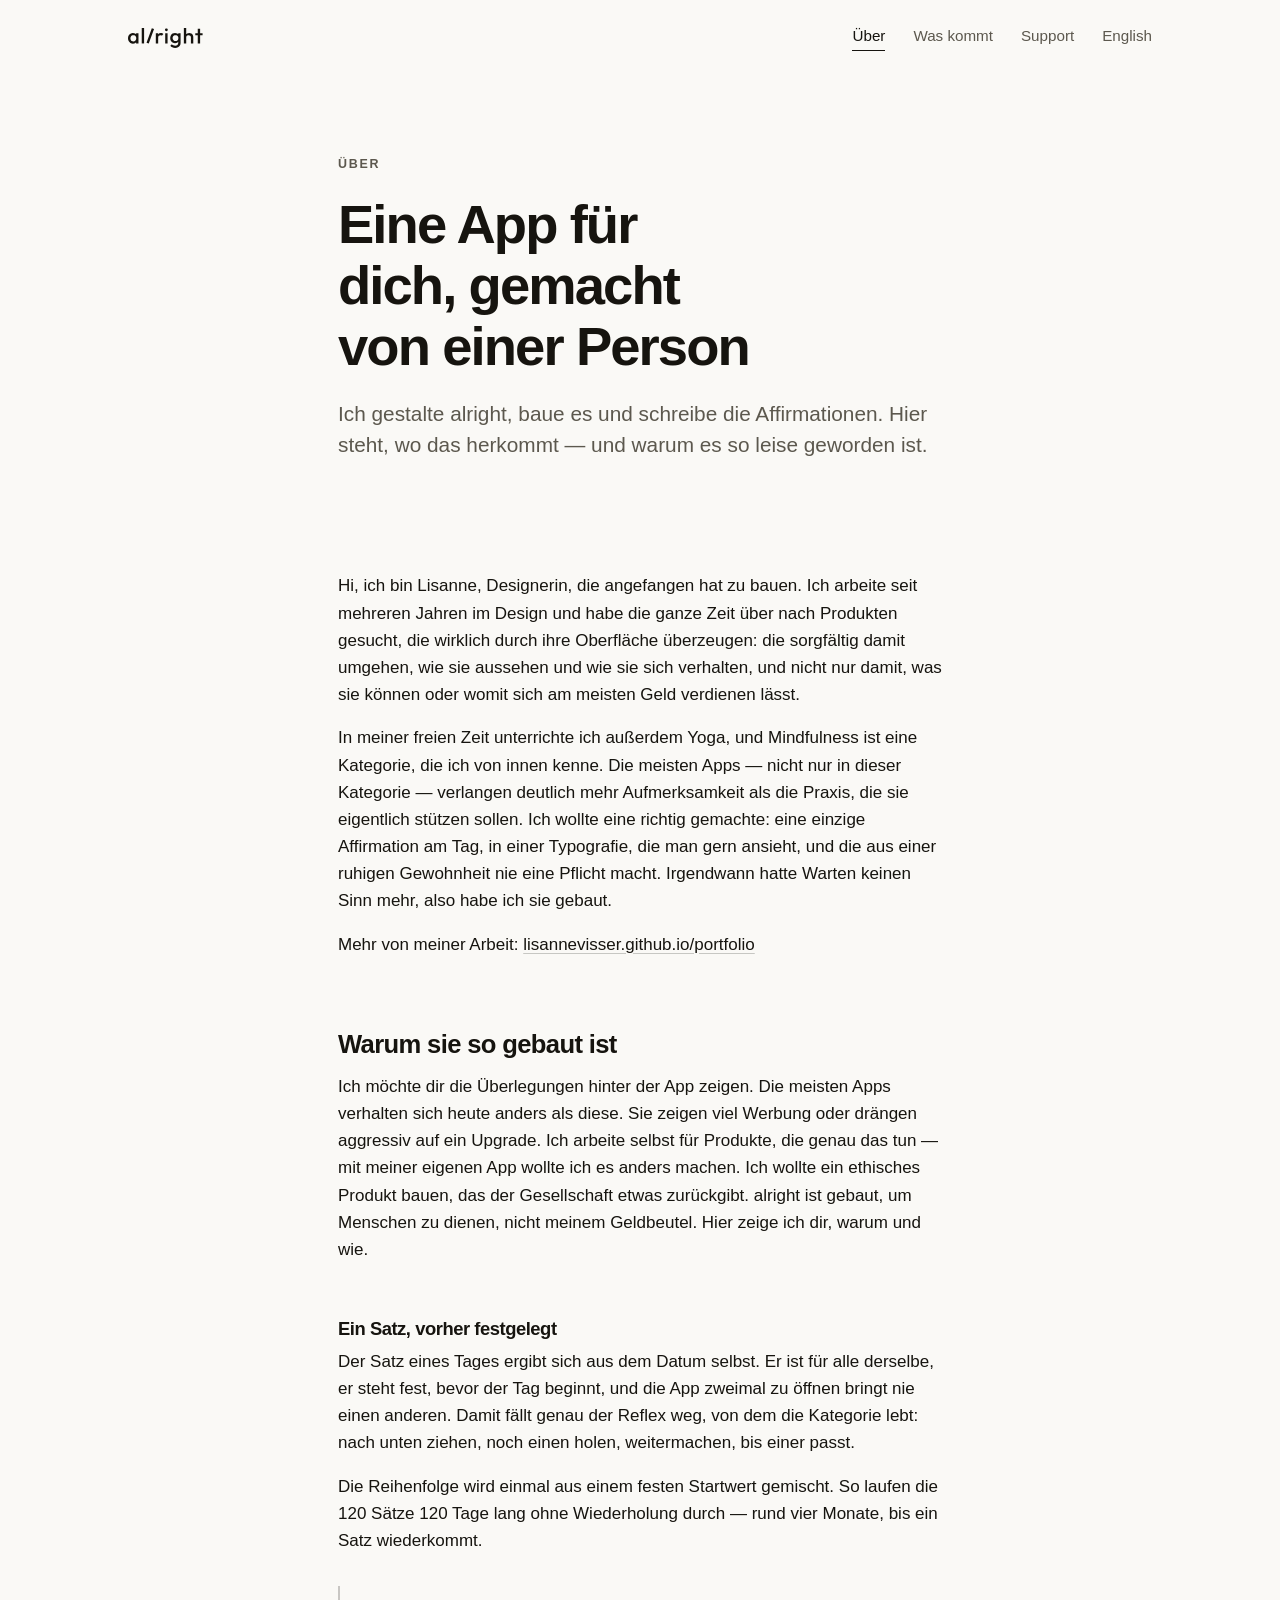
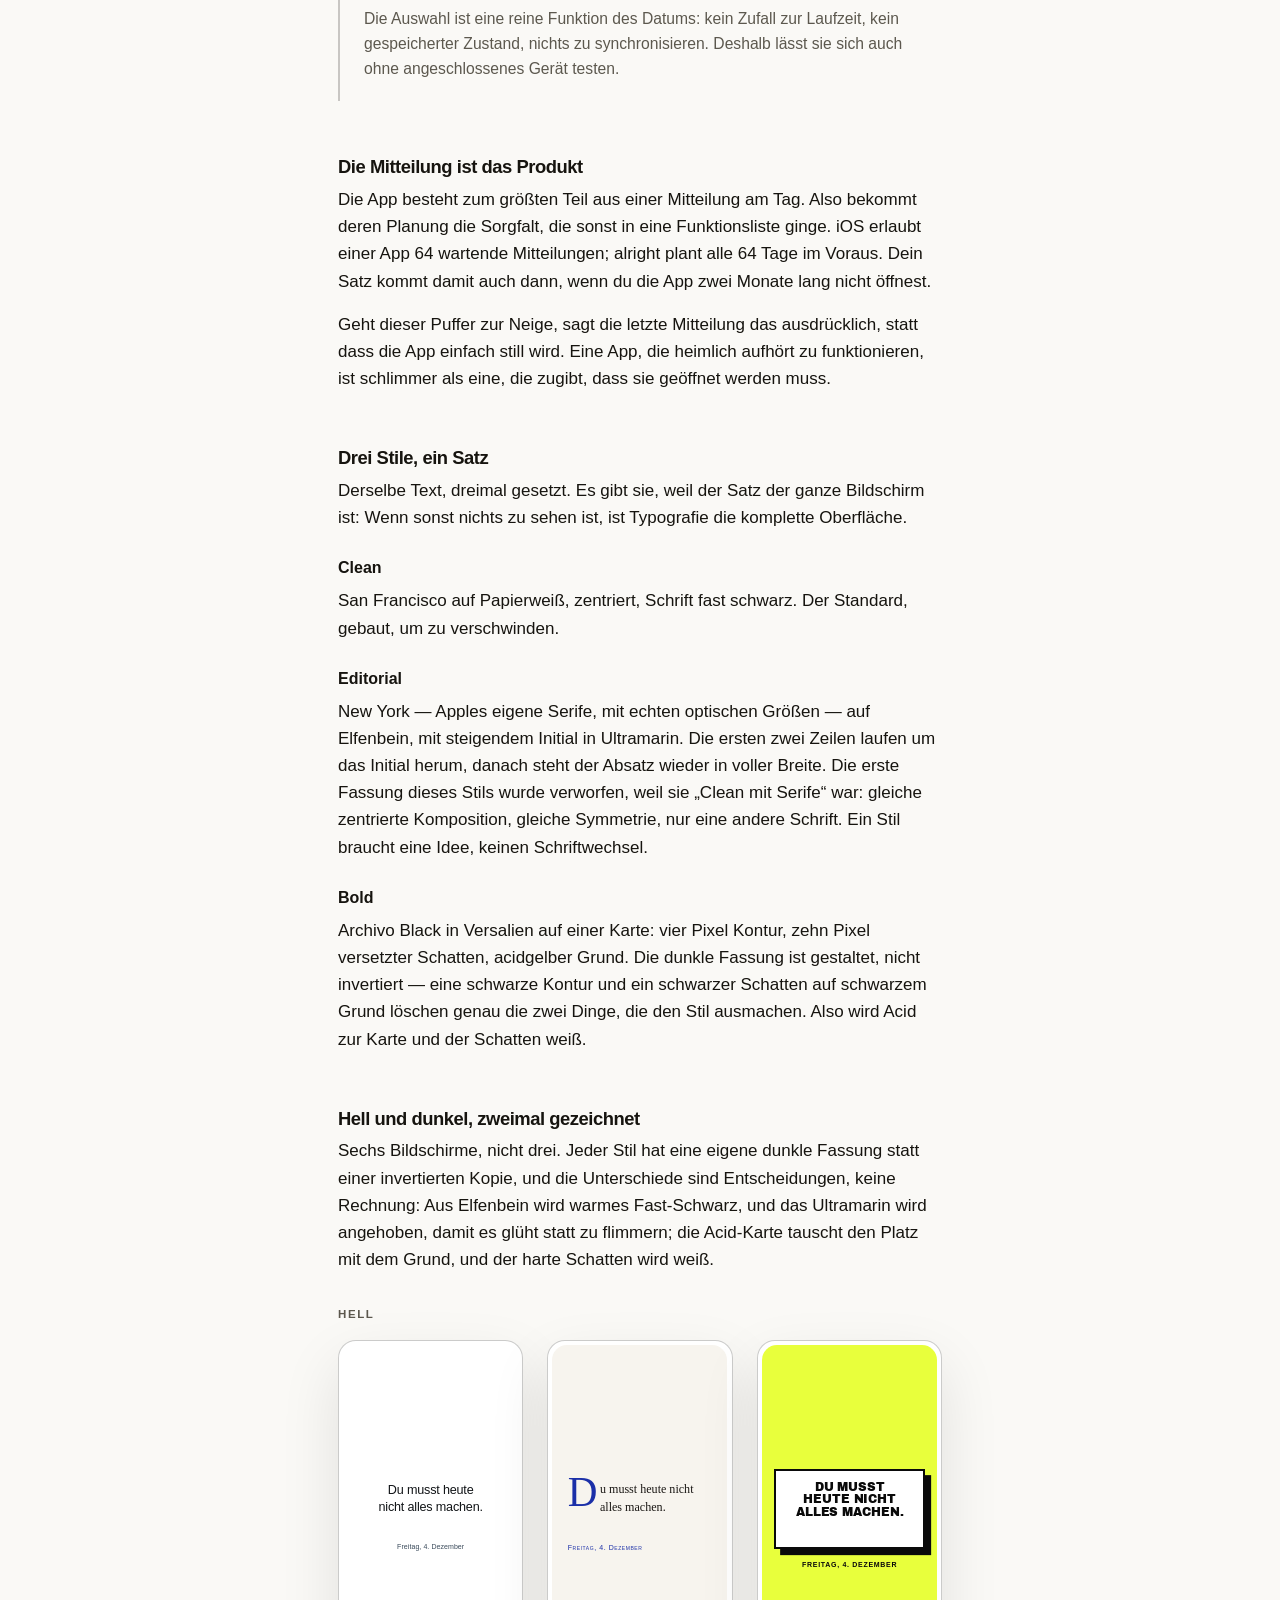
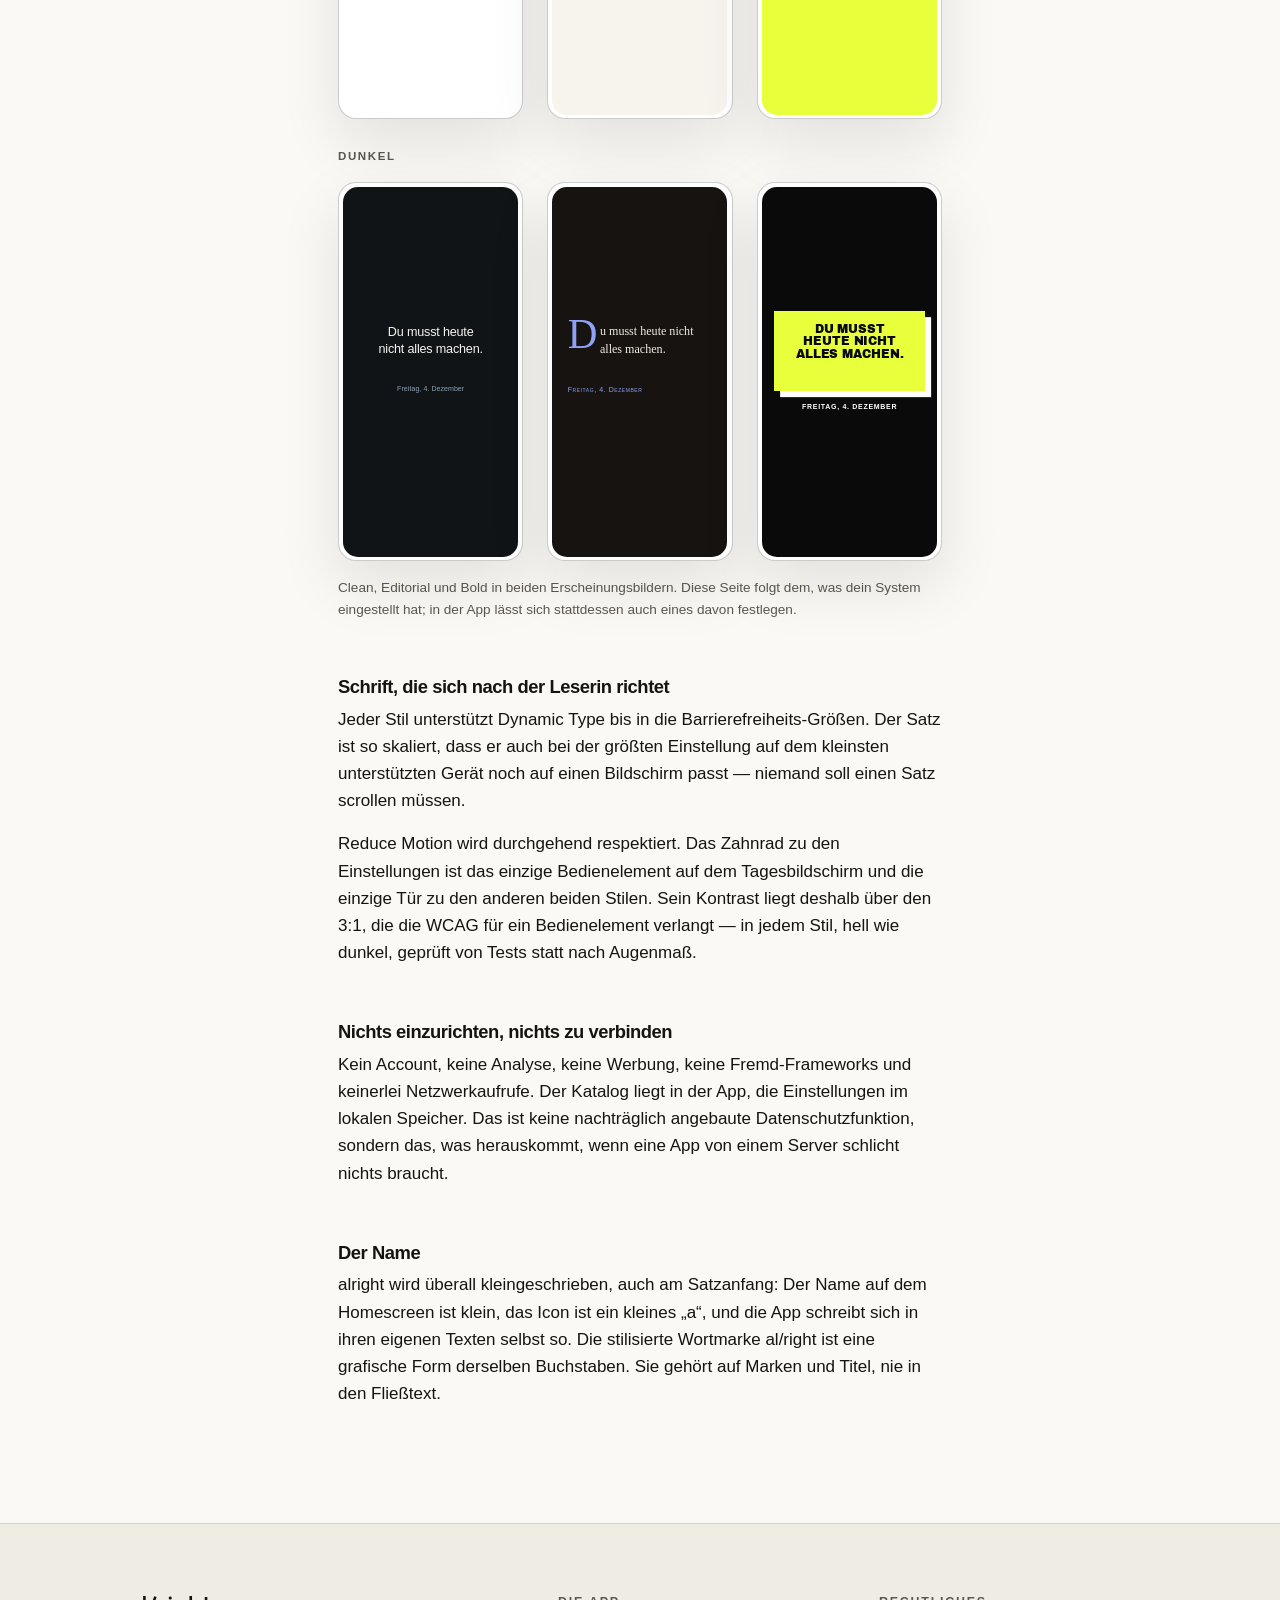
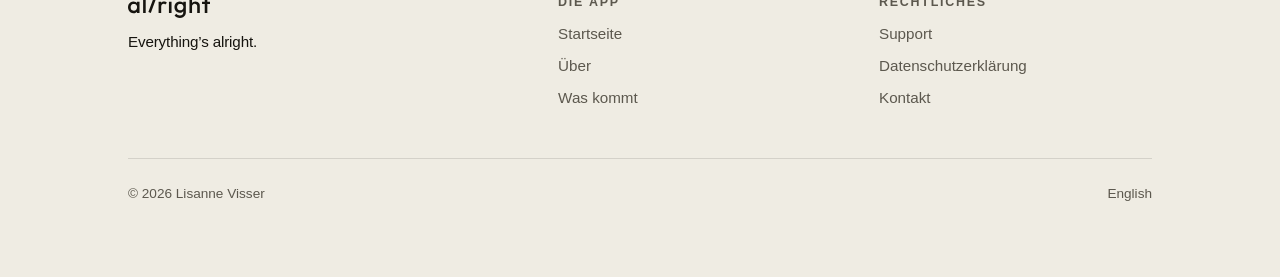
<file: about/de/index.html>
<!doctype html>
<html lang="de">
<head>
<meta charset="utf-8">
<meta name="viewport" content="width=device-width, initial-scale=1">
<title>Über — alright</title>
<meta name="description" content="Gemacht von einer Person: Lisanne Visser, Designerin, Builderin und Yogalehrerin. Warum es alright gibt und wie es gebaut ist.">
<meta name="robots" content="noindex, nofollow">
<link rel="stylesheet" href="../../assets/site.css">
<link rel="icon" type="image/svg+xml" href="../../favicon.svg">
<link rel="icon" type="image/png" sizes="32x32" href="../../favicon.png">
<link rel="icon" type="image/png" sizes="16x16" href="../../favicon-16x16.png">
<link rel="apple-touch-icon" sizes="180x180" href="../../apple-touch-icon.png">
</head>
<body>
<a class="skip-link" href="#content">Zum Inhalt springen</a>
<header class="site-header">
  <div class="wrap">
    <a class="brand" href="../../de/" aria-label="alright">
      <svg class="logo" viewBox="0 0 765 205" fill="currentColor" role="img" aria-label="alright" xmlns="http://www.w3.org/2000/svg">
      <path d="M50.82 160.6C41.2867 160.6 32.6333 158.18 24.86 153.34C17.2333 148.5 11.1467 141.973 6.6 133.76C2.2 125.4 0 116.087 0 105.82C0 95.4068 2.2 86.0934 6.6 77.8801C11.1467 69.5201 17.2333 62.9201 24.86 58.0801C32.6333 53.0934 41.2867 50.6001 50.82 50.6001C58.8867 50.6001 66 52.3601 72.16 55.8801C78.4667 59.2534 83.4533 63.9468 87.12 69.9601C90.7867 75.9734 92.62 82.7934 92.62 90.4201V120.78C92.62 128.407 90.7867 135.227 87.12 141.24C83.6 147.253 78.6867 152.02 72.38 155.54C66.0733 158.913 58.8867 160.6 50.82 160.6ZM54.78 137.72C63.7267 137.72 70.9133 134.713 76.34 128.7C81.9133 122.687 84.7 114.987 84.7 105.6C84.7 99.2934 83.4533 93.7201 80.96 88.8801C78.4667 84.0401 74.9467 80.3001 70.4 77.6601C66 74.8734 60.7933 73.4801 54.78 73.4801C48.9133 73.4801 43.7067 74.8734 39.16 77.6601C34.76 80.3001 31.24 84.0401 28.6 88.8801C26.1067 93.7201 24.86 99.2934 24.86 105.6C24.86 111.907 26.1067 117.48 28.6 122.32C31.24 127.16 34.76 130.973 39.16 133.76C43.7067 136.4 48.9133 137.72 54.78 137.72ZM83.16 158.4V130.02L87.34 104.28L83.16 78.7601V52.8001H107.36V158.4H83.16Z"/>
      <path d="M140.817 158.4V9.34601e-05H165.017V79.2001V158.4H140.817Z"/>
      <path d="M285.072 158.4V52.8001H309.272V158.4H285.072ZM309.272 99.6601L300.912 95.4801C300.912 82.1334 303.845 71.3534 309.712 63.1401C315.725 54.7801 324.745 50.6001 336.772 50.6001C342.052 50.6001 346.819 51.5534 351.072 53.4601C355.325 55.3668 359.285 58.4468 362.952 62.7001L347.112 78.9801C345.205 76.9268 343.079 75.4601 340.732 74.5801C338.385 73.7001 335.672 73.2601 332.592 73.2601C325.845 73.2601 320.272 75.3868 315.872 79.6401C311.472 83.8934 309.272 90.5668 309.272 99.6601Z"/>
      <path d="M381.482 158.4V52.8001H405.682V158.4H381.482ZM393.582 33.4401C389.475 33.4401 386.028 32.0468 383.242 29.2601C380.602 26.4734 379.282 23.0268 379.282 18.9201C379.282 14.8134 380.602 11.3668 383.242 8.58009C386.028 5.79342 389.475 4.40009 393.582 4.40009C397.835 4.40009 401.282 5.79342 403.922 8.58009C406.562 11.3668 407.882 14.8134 407.882 18.9201C407.882 23.0268 406.562 26.4734 403.922 29.2601C401.282 32.0468 397.835 33.4401 393.582 33.4401Z"/>
      <path d="M483.424 204.6C472.278 204.6 462.524 202.547 454.164 198.44C445.804 194.48 439.058 188.833 433.924 181.5L449.764 165.66C454.018 170.94 458.858 174.9 464.284 177.54C469.711 180.18 476.238 181.5 483.864 181.5C493.398 181.5 500.951 179.007 506.524 174.02C512.098 169.18 514.884 162.507 514.884 154V128.04L519.064 104.72L514.884 81.1801V52.8001H539.084V154C539.084 164.12 536.738 172.92 532.044 180.4C527.351 188.027 520.824 193.967 512.464 198.22C504.104 202.473 494.424 204.6 483.424 204.6ZM482.324 156.2C472.938 156.2 464.431 153.927 456.804 149.38C449.324 144.687 443.384 138.307 438.984 130.24C434.731 122.173 432.604 113.153 432.604 103.18C432.604 93.2068 434.731 84.2601 438.984 76.3401C443.384 68.4201 449.324 62.1868 456.804 57.6401C464.431 52.9468 472.938 50.6001 482.324 50.6001C490.684 50.6001 498.018 52.2868 504.324 55.6601C510.631 59.0334 515.544 63.7268 519.064 69.7401C522.584 75.6068 524.344 82.5001 524.344 90.4201V116.38C524.344 124.153 522.511 131.047 518.844 137.06C515.324 143.073 510.411 147.767 504.104 151.14C497.798 154.513 490.538 156.2 482.324 156.2ZM487.164 133.32C493.031 133.32 498.164 132.073 502.564 129.58C506.964 127.087 510.338 123.64 512.684 119.24C515.178 114.693 516.424 109.413 516.424 103.4C516.424 97.3868 515.178 92.1801 512.684 87.7801C510.338 83.2334 506.964 79.7134 502.564 77.2201C498.164 74.7268 493.031 73.4801 487.164 73.4801C481.298 73.4801 476.091 74.7268 471.544 77.2201C467.144 79.7134 463.698 83.2334 461.204 87.7801C458.711 92.1801 457.464 97.3868 457.464 103.4C457.464 109.267 458.711 114.473 461.204 119.02C463.698 123.567 467.144 127.087 471.544 129.58C476.091 132.073 481.298 133.32 487.164 133.32Z"/>
      <path d="M644.947 158.4V97.4601C644.947 90.4201 642.674 84.6268 638.127 80.0801C633.727 75.5334 628.007 73.2601 620.967 73.2601C616.274 73.2601 612.094 74.2868 608.427 76.3401C604.761 78.3934 601.901 81.2534 599.847 84.9201C597.794 88.5868 596.767 92.7668 596.767 97.4601L587.307 92.1801C587.307 84.1134 589.067 77.0001 592.587 70.8401C596.107 64.5334 600.947 59.6201 607.107 56.1001C613.414 52.4334 620.454 50.6001 628.227 50.6001C636.147 50.6001 643.187 52.3601 649.347 55.8801C655.507 59.4001 660.347 64.3134 663.867 70.6201C667.387 76.7801 669.147 83.9668 669.147 92.1801V158.4H644.947ZM572.567 158.4V9.34601e-05H596.767V158.4H572.567Z"/>
      <path d="M715.11 158.4V8.8001H739.31V158.4H715.11ZM689.81 74.8001V52.8001H764.61V74.8001H689.81Z"/>
      <path d="M189.835 150.109L244.252 1.34982L266.98 9.66362L239.771 84.0432L212.562 158.423L189.835 150.109Z"/>
      </svg>
    </a>
    <button class="nav-toggle" type="button" aria-expanded="false"
            aria-controls="site-nav" aria-label="Menü">
      <span class="nav-icon" aria-hidden="true"></span>
    </button>
    <nav class="site-nav" id="site-nav" aria-label="Hauptnavigation">
        <a href="../../about/de/" aria-current="page">Über</a>
        <a href="../../whats-next/de/">Was kommt</a>
        <a href="../../support/de/">Support</a>
        <a class="nav-lang" href="../../about/">English</a>
    </nav>
  </div>
</header>

<main id="content">
<section class="page-head">
  <div class="wrap wrap-narrow">
    <p class="eyebrow">Über</p>
    <h1>Eine App für dich, gemacht von einer Person</h1>
    <p class="lede">Ich gestalte alright, baue es und schreibe die Affirmationen.
      Hier steht, wo das herkommt &mdash; und warum es so leise geworden ist.</p>
  </div>
</section>

<div class="wrap wrap-narrow">
<div class="prose">
  <section>
    <div class="about-intro">
      <!-- Hier kommt ein Porträt hin, sobald du eines hast. Datei nach assets/
           legen und auskommentieren:
      <figure class="about-portrait">
        <img src="../../assets/lisanne.jpg" alt="Lisanne Visser" width="640" height="800">
      </figure>
      -->
      <div>
        <p>Hi, ich bin Lisanne, Designerin, die angefangen hat zu bauen. Ich
          arbeite seit mehreren Jahren im Design und habe die ganze Zeit über
          nach Produkten gesucht, die wirklich durch ihre Oberfläche überzeugen:
          die sorgfältig damit umgehen, wie sie aussehen und wie sie sich
          verhalten, und nicht nur damit, was sie können oder womit sich am
          meisten Geld verdienen lässt.</p>
        <p>In meiner freien Zeit unterrichte ich außerdem Yoga, und Mindfulness
          ist eine Kategorie, die ich von innen kenne. Die meisten Apps &mdash;
          nicht nur in dieser Kategorie &mdash; verlangen deutlich mehr
          Aufmerksamkeit als die Praxis, die sie eigentlich stützen sollen. Ich
          wollte eine richtig gemachte: eine einzige Affirmation am Tag, in einer
          Typografie, die man gern ansieht, und die aus einer ruhigen Gewohnheit
          nie eine Pflicht macht. Irgendwann hatte Warten keinen Sinn mehr, also
          habe ich sie gebaut.</p>
        <p>Mehr von meiner Arbeit:
          <a href="https://lisannevisser.github.io/portfolio/#/">lisannevisser.github.io/portfolio</a></p>
      </div>
    </div>
  </section>

  <section>
    <h2>Warum sie so gebaut ist</h2>
    <p>Ich möchte dir die Überlegungen hinter der App zeigen. Die meisten Apps
      verhalten sich heute anders als diese. Sie zeigen viel Werbung oder drängen
      aggressiv auf ein Upgrade. Ich arbeite selbst für Produkte, die genau das
      tun &mdash; mit meiner eigenen App wollte ich es anders machen. Ich wollte
      ein ethisches Produkt bauen, das der Gesellschaft etwas zurückgibt. alright
      ist gebaut, um Menschen zu dienen, nicht meinem Geldbeutel. Hier zeige ich
      dir, warum und wie.</p>
  </section>

  <section>
    <h3>Ein Satz, vorher festgelegt</h3>
    <p>Der Satz eines Tages ergibt sich aus dem Datum selbst. Er ist für alle
      derselbe, er steht fest, bevor der Tag beginnt, und die App zweimal zu
      öffnen bringt nie einen anderen. Damit fällt genau der Reflex weg, von dem
      die Kategorie lebt: nach unten ziehen, noch einen holen, weitermachen, bis
      einer passt.</p>
    <p>Die Reihenfolge wird einmal aus einem festen Startwert gemischt. So laufen
      die 120 Sätze 120 Tage lang ohne Wiederholung durch &mdash; rund vier
      Monate, bis ein Satz wiederkommt.</p>
    <div class="aside">
      <p>Die Auswahl ist eine reine Funktion des Datums: kein Zufall zur
        Laufzeit, kein gespeicherter Zustand, nichts zu synchronisieren. Deshalb
        lässt sie sich auch ohne angeschlossenes Gerät testen.</p>
    </div>
  </section>

  <section>
    <h3>Die Mitteilung ist das Produkt</h3>
    <p>Die App besteht zum größten Teil aus einer Mitteilung am Tag. Also bekommt
      deren Planung die Sorgfalt, die sonst in eine Funktionsliste ginge. iOS
      erlaubt einer App 64 wartende Mitteilungen; alright plant alle 64 Tage im
      Voraus. Dein Satz kommt damit auch dann, wenn du die App zwei Monate lang
      nicht öffnest.</p>
    <p>Geht dieser Puffer zur Neige, sagt die letzte Mitteilung das ausdrücklich,
      statt dass die App einfach still wird. Eine App, die heimlich aufhört zu
      funktionieren, ist schlimmer als eine, die zugibt, dass sie geöffnet
      werden muss.</p>
  </section>

  <section>
    <h3>Drei Stile, ein Satz</h3>
    <p>Derselbe Text, dreimal gesetzt. Es gibt sie, weil der Satz der ganze
      Bildschirm ist: Wenn sonst nichts zu sehen ist, ist Typografie die
      komplette Oberfläche.</p>
    <h4>Clean</h4>
    <p>San Francisco auf Papierweiß, zentriert, Schrift fast schwarz. Der
      Standard, gebaut, um zu verschwinden.</p>
    <h4>Editorial</h4>
    <p>New York &mdash; Apples eigene Serife, mit echten optischen Größen &mdash;
      auf Elfenbein, mit steigendem Initial in Ultramarin. Die ersten zwei Zeilen
      laufen um das Initial herum, danach steht der Absatz wieder in voller
      Breite. Die erste Fassung dieses Stils wurde verworfen, weil sie
      &bdquo;Clean mit Serife&ldquo; war: gleiche zentrierte Komposition, gleiche
      Symmetrie, nur eine andere Schrift. Ein Stil braucht eine Idee, keinen
      Schriftwechsel.</p>
    <h4>Bold</h4>
    <p>Archivo Black in Versalien auf einer Karte: vier Pixel Kontur, zehn Pixel
      versetzter Schatten, acidgelber Grund. Die dunkle Fassung ist gestaltet,
      nicht invertiert &mdash; eine schwarze Kontur und ein schwarzer Schatten
      auf schwarzem Grund löschen genau die zwei Dinge, die den Stil ausmachen.
      Also wird Acid zur Karte und der Schatten weiß.</p>
  </section>

  <section>
    <h3>Hell und dunkel, zweimal gezeichnet</h3>
    <p>Sechs Bildschirme, nicht drei. Jeder Stil hat eine eigene dunkle Fassung
      statt einer invertierten Kopie, und die Unterschiede sind Entscheidungen,
      keine Rechnung: Aus Elfenbein wird warmes Fast-Schwarz, und das Ultramarin
      wird angehoben, damit es glüht statt zu flimmern; die Acid-Karte tauscht
      den Platz mit dem Grund, und der harte Schatten wird weiß.</p>
    <figure class="scheme-figure">
      <div>
        <p class="scheme-label">Hell</p>
        <div class="scheme-row scheme-light">
          <div class="device">
      <div class="device-screen screen-clean">
        <div class="screen-body">
          <p class="screen-sentence">Du musst heute nicht alles machen.</p>
          <p class="screen-date" data-today>Mittwoch, 5. August</p>
        </div>
      </div>
    </div>
          <div class="device">
      <div class="device-screen screen-editorial">
        <div class="screen-body">
          <p class="screen-sentence"><span class="initial" aria-hidden="true">D</span><span class="visually-hidden">D</span>u musst heute nicht alles machen.</p>
          <p class="screen-date" data-today>Mittwoch, 5. August</p>
        </div>
      </div>
    </div>
          <div class="device">
      <div class="device-screen screen-bold">
        <div class="screen-body">
          <div class="slab"><p class="screen-sentence">Du musst heute nicht alles machen.</p></div>
          <p class="screen-date" data-today>Mittwoch, 5. August</p>
        </div>
      </div>
    </div>
        </div>
      </div>
      <div style="margin-top: 1.75rem">
        <p class="scheme-label">Dunkel</p>
        <div class="scheme-row scheme-dark">
          <div class="device">
      <div class="device-screen screen-clean">
        <div class="screen-body">
          <p class="screen-sentence">Du musst heute nicht alles machen.</p>
          <p class="screen-date" data-today>Mittwoch, 5. August</p>
        </div>
      </div>
    </div>
          <div class="device">
      <div class="device-screen screen-editorial">
        <div class="screen-body">
          <p class="screen-sentence"><span class="initial" aria-hidden="true">D</span><span class="visually-hidden">D</span>u musst heute nicht alles machen.</p>
          <p class="screen-date" data-today>Mittwoch, 5. August</p>
        </div>
      </div>
    </div>
          <div class="device">
      <div class="device-screen screen-bold">
        <div class="screen-body">
          <div class="slab"><p class="screen-sentence">Du musst heute nicht alles machen.</p></div>
          <p class="screen-date" data-today>Mittwoch, 5. August</p>
        </div>
      </div>
    </div>
        </div>
      </div>
      <figcaption>Clean, Editorial und Bold in beiden Erscheinungsbildern. Diese Seite folgt dem, was dein System eingestellt hat; in der App lässt sich stattdessen auch eines davon festlegen.</figcaption>
    </figure>
  </section>

  <section>
    <h3>Schrift, die sich nach der Leserin richtet</h3>
    <p>Jeder Stil unterstützt Dynamic Type bis in die Barrierefreiheits-Größen.
      Der Satz ist so skaliert, dass er auch bei der größten Einstellung auf dem
      kleinsten unterstützten Gerät noch auf einen Bildschirm passt &mdash;
      niemand soll einen Satz scrollen müssen.</p>
    <p>Reduce Motion wird durchgehend respektiert. Das Zahnrad zu den
      Einstellungen ist das einzige Bedienelement auf dem Tagesbildschirm und die
      einzige Tür zu den anderen beiden Stilen. Sein Kontrast liegt deshalb über
      den 3:1, die die WCAG für ein Bedienelement verlangt &mdash; in jedem Stil,
      hell wie dunkel, geprüft von Tests statt nach Augenmaß.</p>
  </section>

  <section>
    <h3>Nichts einzurichten, nichts zu verbinden</h3>
    <p>Kein Account, keine Analyse, keine Werbung, keine Fremd-Frameworks und
      keinerlei Netzwerkaufrufe. Der Katalog liegt in der App, die Einstellungen
      im lokalen Speicher. Das ist keine nachträglich angebaute
      Datenschutzfunktion, sondern das, was herauskommt, wenn eine App von einem
      Server schlicht nichts braucht.</p>
  </section>

  <section>
    <h3>Der Name</h3>
    <p>alright wird überall kleingeschrieben, auch am Satzanfang: Der Name auf
      dem Homescreen ist klein, das Icon ist ein kleines &bdquo;a&ldquo;, und
      die App schreibt sich in ihren eigenen Texten selbst so. Die stilisierte
      Wortmarke al/right ist eine grafische Form derselben Buchstaben. Sie
      gehört auf Marken und Titel, nie in den Fließtext.</p>
  </section>
</div>
</div>
</main>

<footer class="site-footer">
  <div class="wrap">
    <div class="footer-top">
      <div>
        <p class="footer-mark">
          <svg class="logo" viewBox="0 0 765 205" fill="currentColor" role="img" aria-label="alright" xmlns="http://www.w3.org/2000/svg">
          <path d="M50.82 160.6C41.2867 160.6 32.6333 158.18 24.86 153.34C17.2333 148.5 11.1467 141.973 6.6 133.76C2.2 125.4 0 116.087 0 105.82C0 95.4068 2.2 86.0934 6.6 77.8801C11.1467 69.5201 17.2333 62.9201 24.86 58.0801C32.6333 53.0934 41.2867 50.6001 50.82 50.6001C58.8867 50.6001 66 52.3601 72.16 55.8801C78.4667 59.2534 83.4533 63.9468 87.12 69.9601C90.7867 75.9734 92.62 82.7934 92.62 90.4201V120.78C92.62 128.407 90.7867 135.227 87.12 141.24C83.6 147.253 78.6867 152.02 72.38 155.54C66.0733 158.913 58.8867 160.6 50.82 160.6ZM54.78 137.72C63.7267 137.72 70.9133 134.713 76.34 128.7C81.9133 122.687 84.7 114.987 84.7 105.6C84.7 99.2934 83.4533 93.7201 80.96 88.8801C78.4667 84.0401 74.9467 80.3001 70.4 77.6601C66 74.8734 60.7933 73.4801 54.78 73.4801C48.9133 73.4801 43.7067 74.8734 39.16 77.6601C34.76 80.3001 31.24 84.0401 28.6 88.8801C26.1067 93.7201 24.86 99.2934 24.86 105.6C24.86 111.907 26.1067 117.48 28.6 122.32C31.24 127.16 34.76 130.973 39.16 133.76C43.7067 136.4 48.9133 137.72 54.78 137.72ZM83.16 158.4V130.02L87.34 104.28L83.16 78.7601V52.8001H107.36V158.4H83.16Z"/>
          <path d="M140.817 158.4V9.34601e-05H165.017V79.2001V158.4H140.817Z"/>
          <path d="M285.072 158.4V52.8001H309.272V158.4H285.072ZM309.272 99.6601L300.912 95.4801C300.912 82.1334 303.845 71.3534 309.712 63.1401C315.725 54.7801 324.745 50.6001 336.772 50.6001C342.052 50.6001 346.819 51.5534 351.072 53.4601C355.325 55.3668 359.285 58.4468 362.952 62.7001L347.112 78.9801C345.205 76.9268 343.079 75.4601 340.732 74.5801C338.385 73.7001 335.672 73.2601 332.592 73.2601C325.845 73.2601 320.272 75.3868 315.872 79.6401C311.472 83.8934 309.272 90.5668 309.272 99.6601Z"/>
          <path d="M381.482 158.4V52.8001H405.682V158.4H381.482ZM393.582 33.4401C389.475 33.4401 386.028 32.0468 383.242 29.2601C380.602 26.4734 379.282 23.0268 379.282 18.9201C379.282 14.8134 380.602 11.3668 383.242 8.58009C386.028 5.79342 389.475 4.40009 393.582 4.40009C397.835 4.40009 401.282 5.79342 403.922 8.58009C406.562 11.3668 407.882 14.8134 407.882 18.9201C407.882 23.0268 406.562 26.4734 403.922 29.2601C401.282 32.0468 397.835 33.4401 393.582 33.4401Z"/>
          <path d="M483.424 204.6C472.278 204.6 462.524 202.547 454.164 198.44C445.804 194.48 439.058 188.833 433.924 181.5L449.764 165.66C454.018 170.94 458.858 174.9 464.284 177.54C469.711 180.18 476.238 181.5 483.864 181.5C493.398 181.5 500.951 179.007 506.524 174.02C512.098 169.18 514.884 162.507 514.884 154V128.04L519.064 104.72L514.884 81.1801V52.8001H539.084V154C539.084 164.12 536.738 172.92 532.044 180.4C527.351 188.027 520.824 193.967 512.464 198.22C504.104 202.473 494.424 204.6 483.424 204.6ZM482.324 156.2C472.938 156.2 464.431 153.927 456.804 149.38C449.324 144.687 443.384 138.307 438.984 130.24C434.731 122.173 432.604 113.153 432.604 103.18C432.604 93.2068 434.731 84.2601 438.984 76.3401C443.384 68.4201 449.324 62.1868 456.804 57.6401C464.431 52.9468 472.938 50.6001 482.324 50.6001C490.684 50.6001 498.018 52.2868 504.324 55.6601C510.631 59.0334 515.544 63.7268 519.064 69.7401C522.584 75.6068 524.344 82.5001 524.344 90.4201V116.38C524.344 124.153 522.511 131.047 518.844 137.06C515.324 143.073 510.411 147.767 504.104 151.14C497.798 154.513 490.538 156.2 482.324 156.2ZM487.164 133.32C493.031 133.32 498.164 132.073 502.564 129.58C506.964 127.087 510.338 123.64 512.684 119.24C515.178 114.693 516.424 109.413 516.424 103.4C516.424 97.3868 515.178 92.1801 512.684 87.7801C510.338 83.2334 506.964 79.7134 502.564 77.2201C498.164 74.7268 493.031 73.4801 487.164 73.4801C481.298 73.4801 476.091 74.7268 471.544 77.2201C467.144 79.7134 463.698 83.2334 461.204 87.7801C458.711 92.1801 457.464 97.3868 457.464 103.4C457.464 109.267 458.711 114.473 461.204 119.02C463.698 123.567 467.144 127.087 471.544 129.58C476.091 132.073 481.298 133.32 487.164 133.32Z"/>
          <path d="M644.947 158.4V97.4601C644.947 90.4201 642.674 84.6268 638.127 80.0801C633.727 75.5334 628.007 73.2601 620.967 73.2601C616.274 73.2601 612.094 74.2868 608.427 76.3401C604.761 78.3934 601.901 81.2534 599.847 84.9201C597.794 88.5868 596.767 92.7668 596.767 97.4601L587.307 92.1801C587.307 84.1134 589.067 77.0001 592.587 70.8401C596.107 64.5334 600.947 59.6201 607.107 56.1001C613.414 52.4334 620.454 50.6001 628.227 50.6001C636.147 50.6001 643.187 52.3601 649.347 55.8801C655.507 59.4001 660.347 64.3134 663.867 70.6201C667.387 76.7801 669.147 83.9668 669.147 92.1801V158.4H644.947ZM572.567 158.4V9.34601e-05H596.767V158.4H572.567Z"/>
          <path d="M715.11 158.4V8.8001H739.31V158.4H715.11ZM689.81 74.8001V52.8001H764.61V74.8001H689.81Z"/>
          <path d="M189.835 150.109L244.252 1.34982L266.98 9.66362L239.771 84.0432L212.562 158.423L189.835 150.109Z"/>
          </svg>
        </p>
        <p class="footer-tagline">Everything&#8217;s alright.</p>
      </div>
      <div class="footer-col">
        <h2>Die App</h2>
        <ul>
          <li><a href="../../de/">Startseite</a></li>
          <li><a href="../../about/de/">Über</a></li>
          <li><a href="../../whats-next/de/">Was kommt</a></li>
        </ul>
      </div>
      <div class="footer-col">
        <h2>Rechtliches</h2>
        <ul>
          <li><a href="../../support/de/">Support</a></li>
          <li><a href="../../privacy/de/">Datenschutzerklärung</a></li>
          <li><a href="mailto:alrightapp@icloud.com" title="alrightapp@icloud.com">Kontakt</a></li>
        </ul>
      </div>
    </div>
    <div class="footer-bottom">
      <p>© 2026 Lisanne Visser</p>
      <p><a href="../../about/">English</a></p>
    </div>
  </div>
</footer>
<script src="../../assets/site.js"></script>
</body>
</html>
</file>
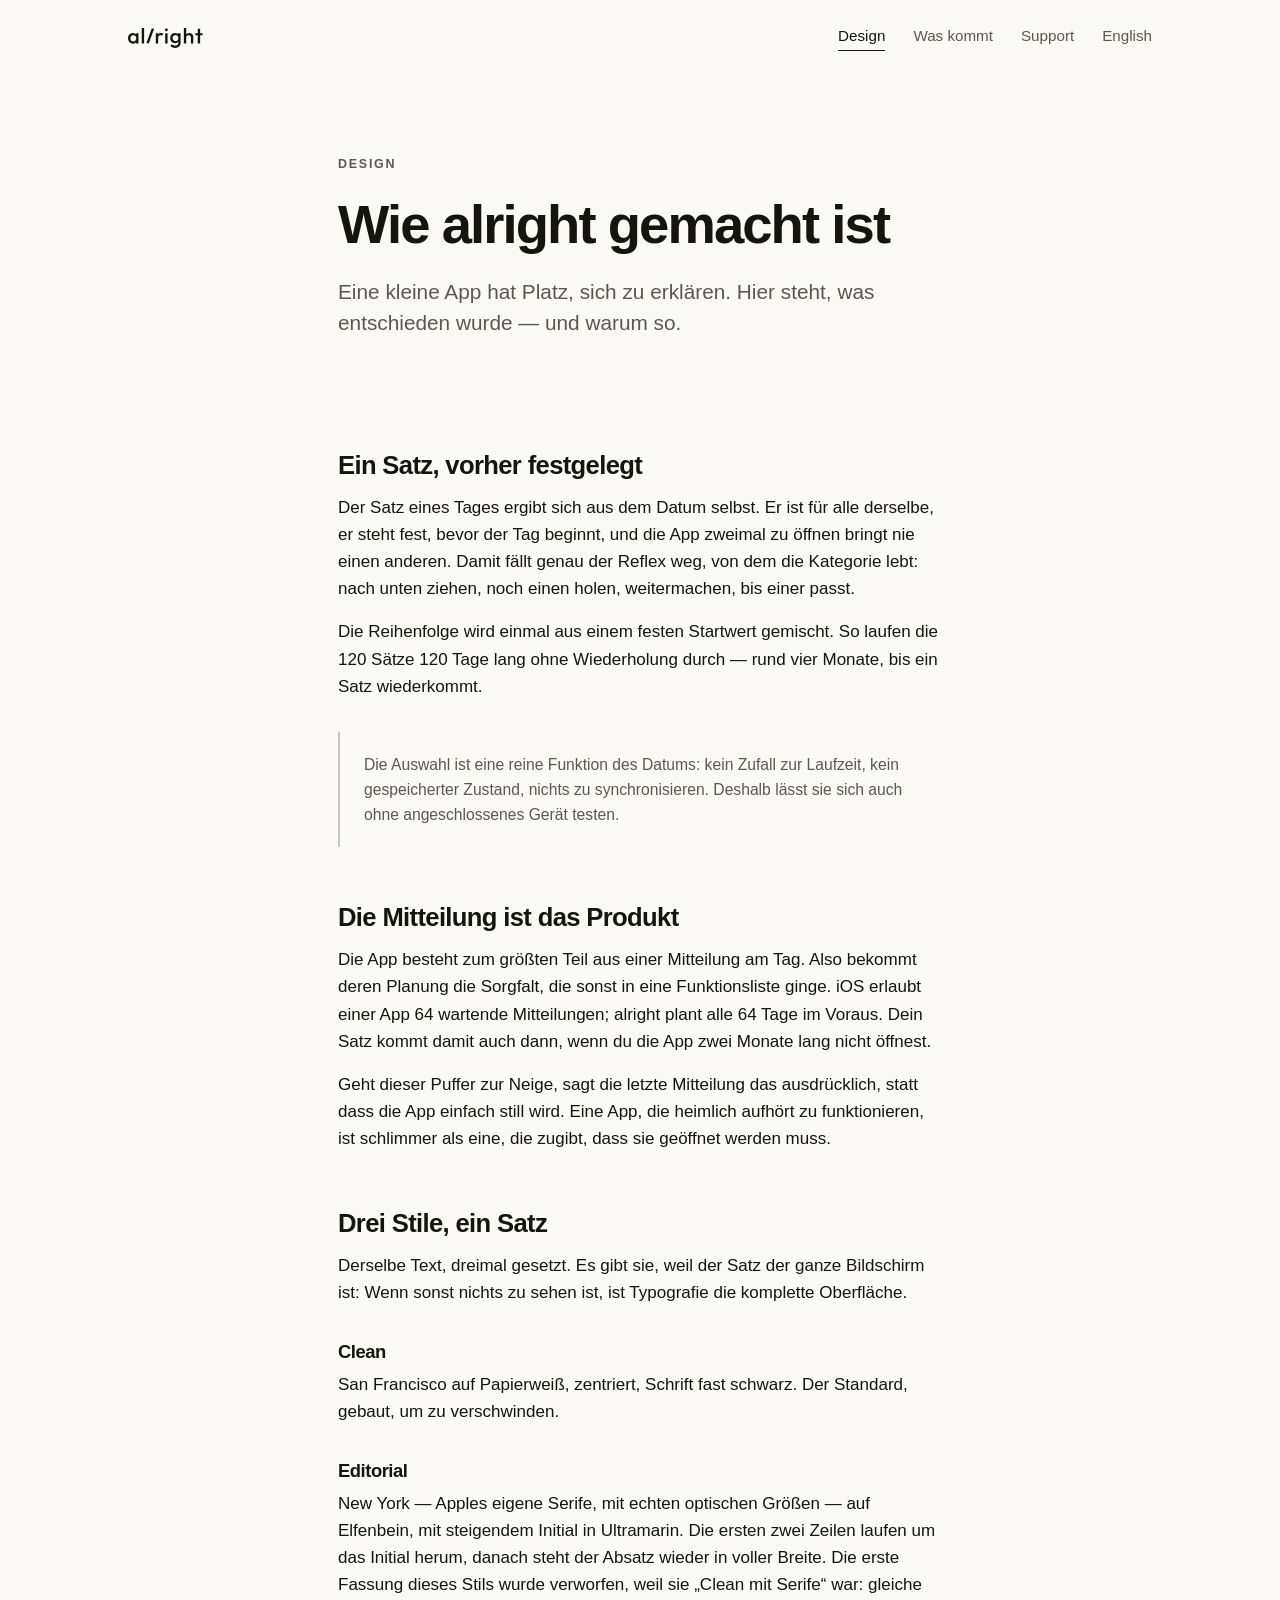
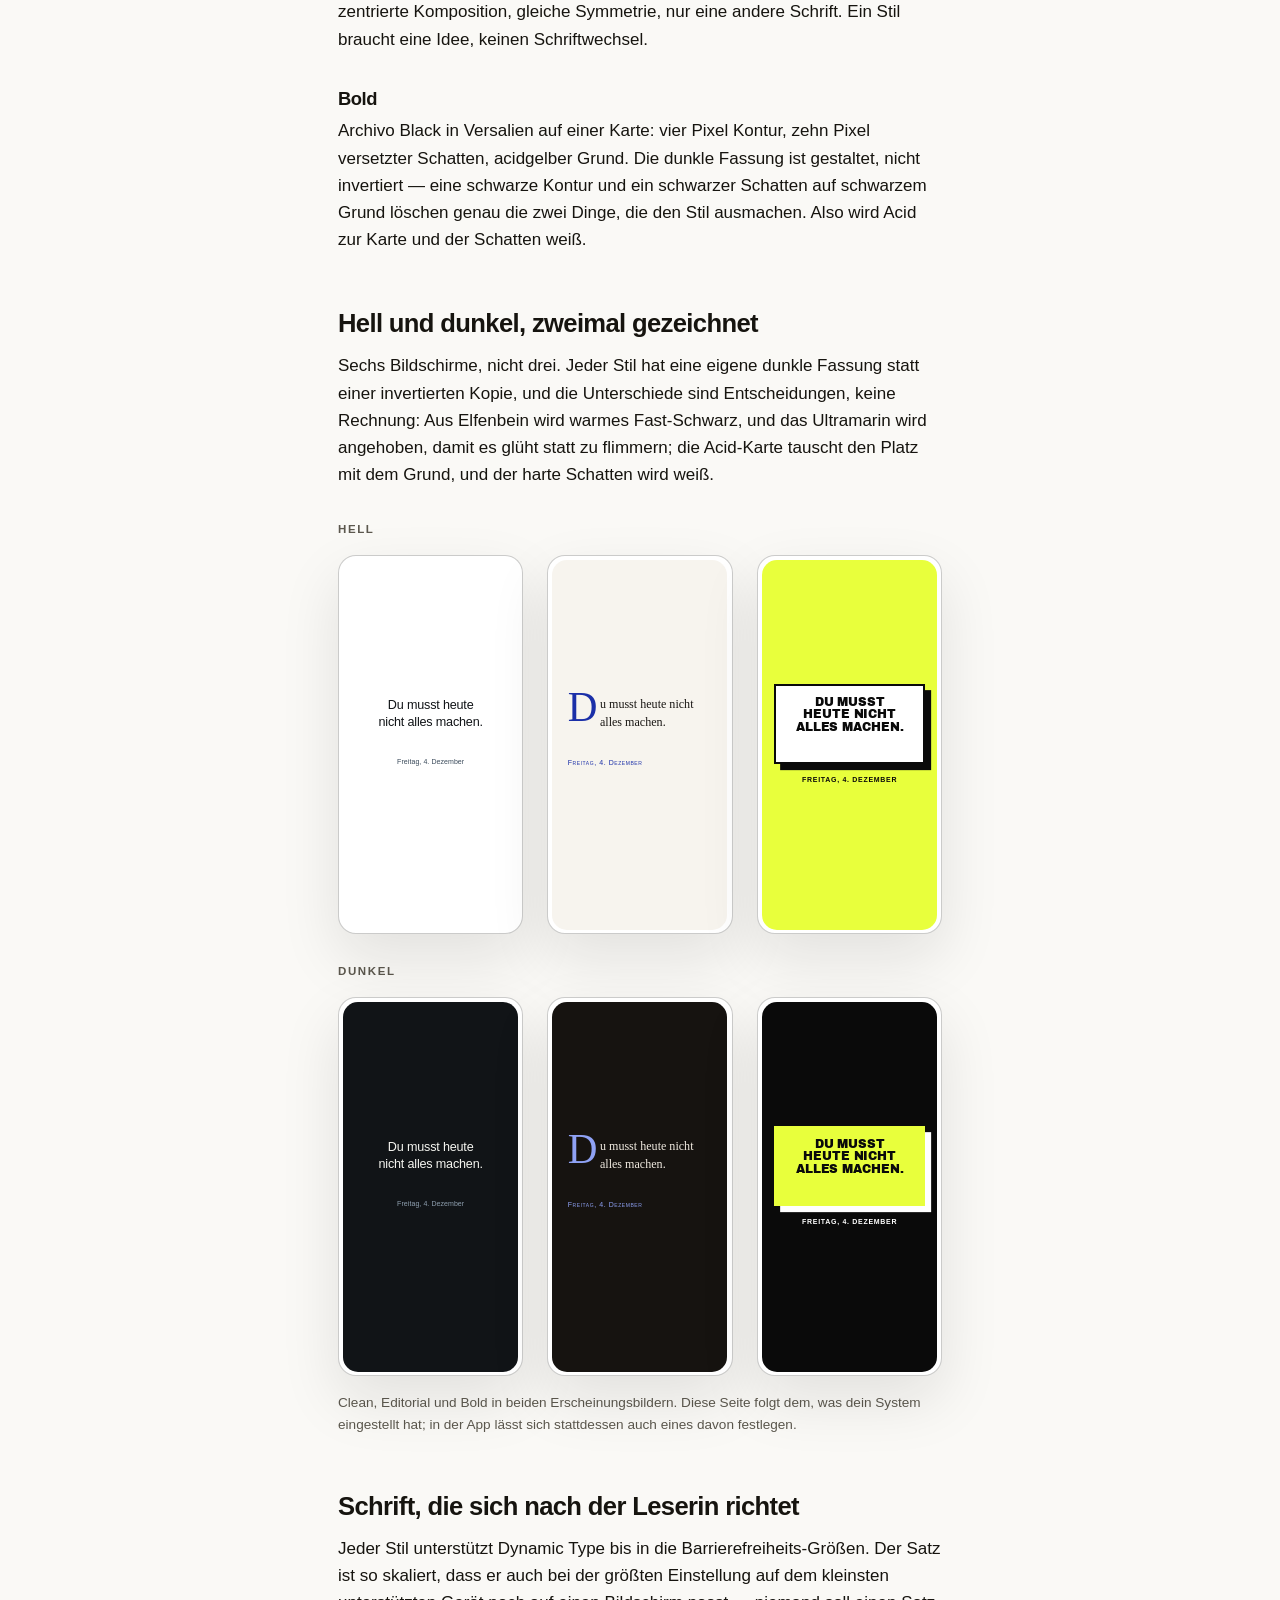
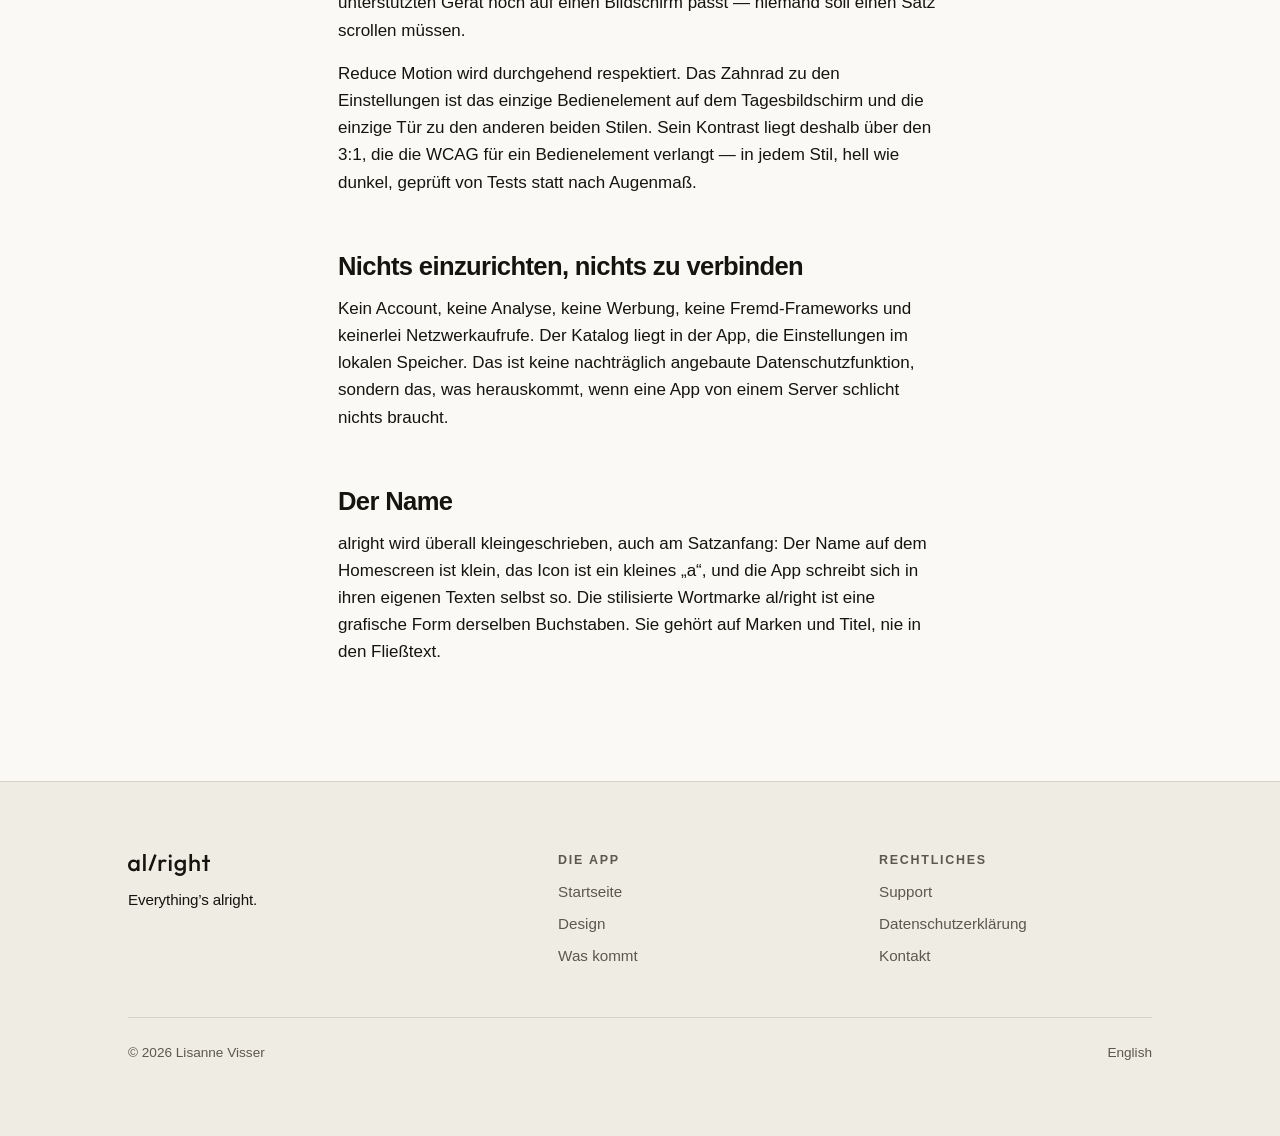
<file: design/de/index.html>
<!doctype html>
<html lang="de">
<head>
<meta charset="utf-8">
<meta name="viewport" content="width=device-width, initial-scale=1">
<title>Wie alright gemacht ist — alright</title>
<meta name="description" content="Die Entscheidungen hinter alright: ein Satz am Tag, vorher festgelegt, 64 Tage Mitteilungen, drei typografische Stile.">
<meta name="robots" content="noindex, nofollow">
<link rel="stylesheet" href="../../assets/site.css">
<link rel="icon" type="image/svg+xml" href="../../favicon.svg">
<link rel="icon" type="image/png" sizes="32x32" href="../../favicon.png">
<link rel="icon" type="image/png" sizes="16x16" href="../../favicon-16x16.png">
<link rel="apple-touch-icon" sizes="180x180" href="../../apple-touch-icon.png">
</head>
<body>
<a class="skip-link" href="#content">Zum Inhalt springen</a>
<header class="site-header">
  <div class="wrap">
    <a class="brand" href="../../de/" aria-label="alright">
      <svg class="logo" viewBox="0 0 765 205" fill="currentColor" role="img" aria-label="alright" xmlns="http://www.w3.org/2000/svg">
      <path d="M50.82 160.6C41.2867 160.6 32.6333 158.18 24.86 153.34C17.2333 148.5 11.1467 141.973 6.6 133.76C2.2 125.4 0 116.087 0 105.82C0 95.4068 2.2 86.0934 6.6 77.8801C11.1467 69.5201 17.2333 62.9201 24.86 58.0801C32.6333 53.0934 41.2867 50.6001 50.82 50.6001C58.8867 50.6001 66 52.3601 72.16 55.8801C78.4667 59.2534 83.4533 63.9468 87.12 69.9601C90.7867 75.9734 92.62 82.7934 92.62 90.4201V120.78C92.62 128.407 90.7867 135.227 87.12 141.24C83.6 147.253 78.6867 152.02 72.38 155.54C66.0733 158.913 58.8867 160.6 50.82 160.6ZM54.78 137.72C63.7267 137.72 70.9133 134.713 76.34 128.7C81.9133 122.687 84.7 114.987 84.7 105.6C84.7 99.2934 83.4533 93.7201 80.96 88.8801C78.4667 84.0401 74.9467 80.3001 70.4 77.6601C66 74.8734 60.7933 73.4801 54.78 73.4801C48.9133 73.4801 43.7067 74.8734 39.16 77.6601C34.76 80.3001 31.24 84.0401 28.6 88.8801C26.1067 93.7201 24.86 99.2934 24.86 105.6C24.86 111.907 26.1067 117.48 28.6 122.32C31.24 127.16 34.76 130.973 39.16 133.76C43.7067 136.4 48.9133 137.72 54.78 137.72ZM83.16 158.4V130.02L87.34 104.28L83.16 78.7601V52.8001H107.36V158.4H83.16Z"/>
      <path d="M140.817 158.4V9.34601e-05H165.017V79.2001V158.4H140.817Z"/>
      <path d="M285.072 158.4V52.8001H309.272V158.4H285.072ZM309.272 99.6601L300.912 95.4801C300.912 82.1334 303.845 71.3534 309.712 63.1401C315.725 54.7801 324.745 50.6001 336.772 50.6001C342.052 50.6001 346.819 51.5534 351.072 53.4601C355.325 55.3668 359.285 58.4468 362.952 62.7001L347.112 78.9801C345.205 76.9268 343.079 75.4601 340.732 74.5801C338.385 73.7001 335.672 73.2601 332.592 73.2601C325.845 73.2601 320.272 75.3868 315.872 79.6401C311.472 83.8934 309.272 90.5668 309.272 99.6601Z"/>
      <path d="M381.482 158.4V52.8001H405.682V158.4H381.482ZM393.582 33.4401C389.475 33.4401 386.028 32.0468 383.242 29.2601C380.602 26.4734 379.282 23.0268 379.282 18.9201C379.282 14.8134 380.602 11.3668 383.242 8.58009C386.028 5.79342 389.475 4.40009 393.582 4.40009C397.835 4.40009 401.282 5.79342 403.922 8.58009C406.562 11.3668 407.882 14.8134 407.882 18.9201C407.882 23.0268 406.562 26.4734 403.922 29.2601C401.282 32.0468 397.835 33.4401 393.582 33.4401Z"/>
      <path d="M483.424 204.6C472.278 204.6 462.524 202.547 454.164 198.44C445.804 194.48 439.058 188.833 433.924 181.5L449.764 165.66C454.018 170.94 458.858 174.9 464.284 177.54C469.711 180.18 476.238 181.5 483.864 181.5C493.398 181.5 500.951 179.007 506.524 174.02C512.098 169.18 514.884 162.507 514.884 154V128.04L519.064 104.72L514.884 81.1801V52.8001H539.084V154C539.084 164.12 536.738 172.92 532.044 180.4C527.351 188.027 520.824 193.967 512.464 198.22C504.104 202.473 494.424 204.6 483.424 204.6ZM482.324 156.2C472.938 156.2 464.431 153.927 456.804 149.38C449.324 144.687 443.384 138.307 438.984 130.24C434.731 122.173 432.604 113.153 432.604 103.18C432.604 93.2068 434.731 84.2601 438.984 76.3401C443.384 68.4201 449.324 62.1868 456.804 57.6401C464.431 52.9468 472.938 50.6001 482.324 50.6001C490.684 50.6001 498.018 52.2868 504.324 55.6601C510.631 59.0334 515.544 63.7268 519.064 69.7401C522.584 75.6068 524.344 82.5001 524.344 90.4201V116.38C524.344 124.153 522.511 131.047 518.844 137.06C515.324 143.073 510.411 147.767 504.104 151.14C497.798 154.513 490.538 156.2 482.324 156.2ZM487.164 133.32C493.031 133.32 498.164 132.073 502.564 129.58C506.964 127.087 510.338 123.64 512.684 119.24C515.178 114.693 516.424 109.413 516.424 103.4C516.424 97.3868 515.178 92.1801 512.684 87.7801C510.338 83.2334 506.964 79.7134 502.564 77.2201C498.164 74.7268 493.031 73.4801 487.164 73.4801C481.298 73.4801 476.091 74.7268 471.544 77.2201C467.144 79.7134 463.698 83.2334 461.204 87.7801C458.711 92.1801 457.464 97.3868 457.464 103.4C457.464 109.267 458.711 114.473 461.204 119.02C463.698 123.567 467.144 127.087 471.544 129.58C476.091 132.073 481.298 133.32 487.164 133.32Z"/>
      <path d="M644.947 158.4V97.4601C644.947 90.4201 642.674 84.6268 638.127 80.0801C633.727 75.5334 628.007 73.2601 620.967 73.2601C616.274 73.2601 612.094 74.2868 608.427 76.3401C604.761 78.3934 601.901 81.2534 599.847 84.9201C597.794 88.5868 596.767 92.7668 596.767 97.4601L587.307 92.1801C587.307 84.1134 589.067 77.0001 592.587 70.8401C596.107 64.5334 600.947 59.6201 607.107 56.1001C613.414 52.4334 620.454 50.6001 628.227 50.6001C636.147 50.6001 643.187 52.3601 649.347 55.8801C655.507 59.4001 660.347 64.3134 663.867 70.6201C667.387 76.7801 669.147 83.9668 669.147 92.1801V158.4H644.947ZM572.567 158.4V9.34601e-05H596.767V158.4H572.567Z"/>
      <path d="M715.11 158.4V8.8001H739.31V158.4H715.11ZM689.81 74.8001V52.8001H764.61V74.8001H689.81Z"/>
      <path d="M189.835 150.109L244.252 1.34982L266.98 9.66362L239.771 84.0432L212.562 158.423L189.835 150.109Z"/>
      </svg>
    </a>
    <button class="nav-toggle" type="button" aria-expanded="false"
            aria-controls="site-nav" aria-label="Menü">
      <span class="nav-icon" aria-hidden="true"></span>
    </button>
    <nav class="site-nav" id="site-nav" aria-label="Hauptnavigation">
        <a href="../../design/de/" aria-current="page">Design</a>
        <a href="../../whats-next/de/">Was kommt</a>
        <a href="../../support/de/">Support</a>
        <a class="nav-lang" href="../../design/">English</a>
    </nav>
  </div>
</header>

<main id="content">
<section class="page-head">
  <div class="wrap wrap-narrow">
    <p class="eyebrow">Design</p>
    <h1>Wie alright gemacht ist</h1>
    <p class="lede">Eine kleine App hat Platz, sich zu erklären. Hier steht, was
      entschieden wurde &mdash; und warum so.</p>
  </div>
</section>

<div class="wrap wrap-narrow">
<div class="prose">
  <section>
    <h2>Ein Satz, vorher festgelegt</h2>
    <p>Der Satz eines Tages ergibt sich aus dem Datum selbst. Er ist für alle
      derselbe, er steht fest, bevor der Tag beginnt, und die App zweimal zu
      öffnen bringt nie einen anderen. Damit fällt genau der Reflex weg, von dem
      die Kategorie lebt: nach unten ziehen, noch einen holen, weitermachen, bis
      einer passt.</p>
    <p>Die Reihenfolge wird einmal aus einem festen Startwert gemischt. So laufen
      die 120 Sätze 120 Tage lang ohne Wiederholung durch &mdash; rund vier
      Monate, bis ein Satz wiederkommt.</p>
    <div class="aside">
      <p>Die Auswahl ist eine reine Funktion des Datums: kein Zufall zur
        Laufzeit, kein gespeicherter Zustand, nichts zu synchronisieren. Deshalb
        lässt sie sich auch ohne angeschlossenes Gerät testen.</p>
    </div>
  </section>

  <section>
    <h2>Die Mitteilung ist das Produkt</h2>
    <p>Die App besteht zum größten Teil aus einer Mitteilung am Tag. Also bekommt
      deren Planung die Sorgfalt, die sonst in eine Funktionsliste ginge. iOS
      erlaubt einer App 64 wartende Mitteilungen; alright plant alle 64 Tage im
      Voraus. Dein Satz kommt damit auch dann, wenn du die App zwei Monate lang
      nicht öffnest.</p>
    <p>Geht dieser Puffer zur Neige, sagt die letzte Mitteilung das ausdrücklich,
      statt dass die App einfach still wird. Eine App, die heimlich aufhört zu
      funktionieren, ist schlimmer als eine, die zugibt, dass sie geöffnet
      werden muss.</p>
  </section>

  <section>
    <h2>Drei Stile, ein Satz</h2>
    <p>Derselbe Text, dreimal gesetzt. Es gibt sie, weil der Satz der ganze
      Bildschirm ist: Wenn sonst nichts zu sehen ist, ist Typografie die
      komplette Oberfläche.</p>
    <h3>Clean</h3>
    <p>San Francisco auf Papierweiß, zentriert, Schrift fast schwarz. Der
      Standard, gebaut, um zu verschwinden.</p>
    <h3>Editorial</h3>
    <p>New York &mdash; Apples eigene Serife, mit echten optischen Größen &mdash;
      auf Elfenbein, mit steigendem Initial in Ultramarin. Die ersten zwei Zeilen
      laufen um das Initial herum, danach steht der Absatz wieder in voller
      Breite. Die erste Fassung dieses Stils wurde verworfen, weil sie
      &bdquo;Clean mit Serife&ldquo; war: gleiche zentrierte Komposition, gleiche
      Symmetrie, nur eine andere Schrift. Ein Stil braucht eine Idee, keinen
      Schriftwechsel.</p>
    <h3>Bold</h3>
    <p>Archivo Black in Versalien auf einer Karte: vier Pixel Kontur, zehn Pixel
      versetzter Schatten, acidgelber Grund. Die dunkle Fassung ist gestaltet,
      nicht invertiert &mdash; eine schwarze Kontur und ein schwarzer Schatten
      auf schwarzem Grund löschen genau die zwei Dinge, die den Stil ausmachen.
      Also wird Acid zur Karte und der Schatten weiß.</p>
  </section>

  <section>
    <h2>Hell und dunkel, zweimal gezeichnet</h2>
    <p>Sechs Bildschirme, nicht drei. Jeder Stil hat eine eigene dunkle Fassung
      statt einer invertierten Kopie, und die Unterschiede sind Entscheidungen,
      keine Rechnung: Aus Elfenbein wird warmes Fast-Schwarz, und das Ultramarin
      wird angehoben, damit es glüht statt zu flimmern; die Acid-Karte tauscht
      den Platz mit dem Grund, und der harte Schatten wird weiß.</p>
    <figure class="scheme-figure">
      <div>
        <p class="scheme-label">Hell</p>
        <div class="scheme-row scheme-light">
          <div class="device">
      <div class="device-screen screen-clean">
        <div class="screen-body">
          <p class="screen-sentence">Du musst heute nicht alles machen.</p>
          <p class="screen-date" data-today>Mittwoch, 5. August</p>
        </div>
      </div>
    </div>
          <div class="device">
      <div class="device-screen screen-editorial">
        <div class="screen-body">
          <p class="screen-sentence"><span class="initial" aria-hidden="true">D</span><span class="visually-hidden">D</span>u musst heute nicht alles machen.</p>
          <p class="screen-date" data-today>Mittwoch, 5. August</p>
        </div>
      </div>
    </div>
          <div class="device">
      <div class="device-screen screen-bold">
        <div class="screen-body">
          <div class="slab"><p class="screen-sentence">Du musst heute nicht alles machen.</p></div>
          <p class="screen-date" data-today>Mittwoch, 5. August</p>
        </div>
      </div>
    </div>
        </div>
      </div>
      <div style="margin-top: 1.75rem">
        <p class="scheme-label">Dunkel</p>
        <div class="scheme-row scheme-dark">
          <div class="device">
      <div class="device-screen screen-clean">
        <div class="screen-body">
          <p class="screen-sentence">Du musst heute nicht alles machen.</p>
          <p class="screen-date" data-today>Mittwoch, 5. August</p>
        </div>
      </div>
    </div>
          <div class="device">
      <div class="device-screen screen-editorial">
        <div class="screen-body">
          <p class="screen-sentence"><span class="initial" aria-hidden="true">D</span><span class="visually-hidden">D</span>u musst heute nicht alles machen.</p>
          <p class="screen-date" data-today>Mittwoch, 5. August</p>
        </div>
      </div>
    </div>
          <div class="device">
      <div class="device-screen screen-bold">
        <div class="screen-body">
          <div class="slab"><p class="screen-sentence">Du musst heute nicht alles machen.</p></div>
          <p class="screen-date" data-today>Mittwoch, 5. August</p>
        </div>
      </div>
    </div>
        </div>
      </div>
      <figcaption>Clean, Editorial und Bold in beiden Erscheinungsbildern. Diese Seite folgt dem, was dein System eingestellt hat; in der App lässt sich stattdessen auch eines davon festlegen.</figcaption>
    </figure>
  </section>

  <section>
    <h2>Schrift, die sich nach der Leserin richtet</h2>
    <p>Jeder Stil unterstützt Dynamic Type bis in die Barrierefreiheits-Größen.
      Der Satz ist so skaliert, dass er auch bei der größten Einstellung auf dem
      kleinsten unterstützten Gerät noch auf einen Bildschirm passt &mdash;
      niemand soll einen Satz scrollen müssen.</p>
    <p>Reduce Motion wird durchgehend respektiert. Das Zahnrad zu den
      Einstellungen ist das einzige Bedienelement auf dem Tagesbildschirm und die
      einzige Tür zu den anderen beiden Stilen. Sein Kontrast liegt deshalb über
      den 3:1, die die WCAG für ein Bedienelement verlangt &mdash; in jedem Stil,
      hell wie dunkel, geprüft von Tests statt nach Augenmaß.</p>
  </section>

  <section>
    <h2>Nichts einzurichten, nichts zu verbinden</h2>
    <p>Kein Account, keine Analyse, keine Werbung, keine Fremd-Frameworks und
      keinerlei Netzwerkaufrufe. Der Katalog liegt in der App, die Einstellungen
      im lokalen Speicher. Das ist keine nachträglich angebaute
      Datenschutzfunktion, sondern das, was herauskommt, wenn eine App von einem
      Server schlicht nichts braucht.</p>
  </section>

  <section>
    <h2>Der Name</h2>
    <p>alright wird überall kleingeschrieben, auch am Satzanfang: Der Name auf
      dem Homescreen ist klein, das Icon ist ein kleines &bdquo;a&ldquo;, und
      die App schreibt sich in ihren eigenen Texten selbst so. Die stilisierte
      Wortmarke al/right ist eine grafische Form derselben Buchstaben. Sie
      gehört auf Marken und Titel, nie in den Fließtext.</p>
  </section>
</div>
</div>
</main>

<footer class="site-footer">
  <div class="wrap">
    <div class="footer-top">
      <div>
        <p class="footer-mark">
          <svg class="logo" viewBox="0 0 765 205" fill="currentColor" role="img" aria-label="alright" xmlns="http://www.w3.org/2000/svg">
          <path d="M50.82 160.6C41.2867 160.6 32.6333 158.18 24.86 153.34C17.2333 148.5 11.1467 141.973 6.6 133.76C2.2 125.4 0 116.087 0 105.82C0 95.4068 2.2 86.0934 6.6 77.8801C11.1467 69.5201 17.2333 62.9201 24.86 58.0801C32.6333 53.0934 41.2867 50.6001 50.82 50.6001C58.8867 50.6001 66 52.3601 72.16 55.8801C78.4667 59.2534 83.4533 63.9468 87.12 69.9601C90.7867 75.9734 92.62 82.7934 92.62 90.4201V120.78C92.62 128.407 90.7867 135.227 87.12 141.24C83.6 147.253 78.6867 152.02 72.38 155.54C66.0733 158.913 58.8867 160.6 50.82 160.6ZM54.78 137.72C63.7267 137.72 70.9133 134.713 76.34 128.7C81.9133 122.687 84.7 114.987 84.7 105.6C84.7 99.2934 83.4533 93.7201 80.96 88.8801C78.4667 84.0401 74.9467 80.3001 70.4 77.6601C66 74.8734 60.7933 73.4801 54.78 73.4801C48.9133 73.4801 43.7067 74.8734 39.16 77.6601C34.76 80.3001 31.24 84.0401 28.6 88.8801C26.1067 93.7201 24.86 99.2934 24.86 105.6C24.86 111.907 26.1067 117.48 28.6 122.32C31.24 127.16 34.76 130.973 39.16 133.76C43.7067 136.4 48.9133 137.72 54.78 137.72ZM83.16 158.4V130.02L87.34 104.28L83.16 78.7601V52.8001H107.36V158.4H83.16Z"/>
          <path d="M140.817 158.4V9.34601e-05H165.017V79.2001V158.4H140.817Z"/>
          <path d="M285.072 158.4V52.8001H309.272V158.4H285.072ZM309.272 99.6601L300.912 95.4801C300.912 82.1334 303.845 71.3534 309.712 63.1401C315.725 54.7801 324.745 50.6001 336.772 50.6001C342.052 50.6001 346.819 51.5534 351.072 53.4601C355.325 55.3668 359.285 58.4468 362.952 62.7001L347.112 78.9801C345.205 76.9268 343.079 75.4601 340.732 74.5801C338.385 73.7001 335.672 73.2601 332.592 73.2601C325.845 73.2601 320.272 75.3868 315.872 79.6401C311.472 83.8934 309.272 90.5668 309.272 99.6601Z"/>
          <path d="M381.482 158.4V52.8001H405.682V158.4H381.482ZM393.582 33.4401C389.475 33.4401 386.028 32.0468 383.242 29.2601C380.602 26.4734 379.282 23.0268 379.282 18.9201C379.282 14.8134 380.602 11.3668 383.242 8.58009C386.028 5.79342 389.475 4.40009 393.582 4.40009C397.835 4.40009 401.282 5.79342 403.922 8.58009C406.562 11.3668 407.882 14.8134 407.882 18.9201C407.882 23.0268 406.562 26.4734 403.922 29.2601C401.282 32.0468 397.835 33.4401 393.582 33.4401Z"/>
          <path d="M483.424 204.6C472.278 204.6 462.524 202.547 454.164 198.44C445.804 194.48 439.058 188.833 433.924 181.5L449.764 165.66C454.018 170.94 458.858 174.9 464.284 177.54C469.711 180.18 476.238 181.5 483.864 181.5C493.398 181.5 500.951 179.007 506.524 174.02C512.098 169.18 514.884 162.507 514.884 154V128.04L519.064 104.72L514.884 81.1801V52.8001H539.084V154C539.084 164.12 536.738 172.92 532.044 180.4C527.351 188.027 520.824 193.967 512.464 198.22C504.104 202.473 494.424 204.6 483.424 204.6ZM482.324 156.2C472.938 156.2 464.431 153.927 456.804 149.38C449.324 144.687 443.384 138.307 438.984 130.24C434.731 122.173 432.604 113.153 432.604 103.18C432.604 93.2068 434.731 84.2601 438.984 76.3401C443.384 68.4201 449.324 62.1868 456.804 57.6401C464.431 52.9468 472.938 50.6001 482.324 50.6001C490.684 50.6001 498.018 52.2868 504.324 55.6601C510.631 59.0334 515.544 63.7268 519.064 69.7401C522.584 75.6068 524.344 82.5001 524.344 90.4201V116.38C524.344 124.153 522.511 131.047 518.844 137.06C515.324 143.073 510.411 147.767 504.104 151.14C497.798 154.513 490.538 156.2 482.324 156.2ZM487.164 133.32C493.031 133.32 498.164 132.073 502.564 129.58C506.964 127.087 510.338 123.64 512.684 119.24C515.178 114.693 516.424 109.413 516.424 103.4C516.424 97.3868 515.178 92.1801 512.684 87.7801C510.338 83.2334 506.964 79.7134 502.564 77.2201C498.164 74.7268 493.031 73.4801 487.164 73.4801C481.298 73.4801 476.091 74.7268 471.544 77.2201C467.144 79.7134 463.698 83.2334 461.204 87.7801C458.711 92.1801 457.464 97.3868 457.464 103.4C457.464 109.267 458.711 114.473 461.204 119.02C463.698 123.567 467.144 127.087 471.544 129.58C476.091 132.073 481.298 133.32 487.164 133.32Z"/>
          <path d="M644.947 158.4V97.4601C644.947 90.4201 642.674 84.6268 638.127 80.0801C633.727 75.5334 628.007 73.2601 620.967 73.2601C616.274 73.2601 612.094 74.2868 608.427 76.3401C604.761 78.3934 601.901 81.2534 599.847 84.9201C597.794 88.5868 596.767 92.7668 596.767 97.4601L587.307 92.1801C587.307 84.1134 589.067 77.0001 592.587 70.8401C596.107 64.5334 600.947 59.6201 607.107 56.1001C613.414 52.4334 620.454 50.6001 628.227 50.6001C636.147 50.6001 643.187 52.3601 649.347 55.8801C655.507 59.4001 660.347 64.3134 663.867 70.6201C667.387 76.7801 669.147 83.9668 669.147 92.1801V158.4H644.947ZM572.567 158.4V9.34601e-05H596.767V158.4H572.567Z"/>
          <path d="M715.11 158.4V8.8001H739.31V158.4H715.11ZM689.81 74.8001V52.8001H764.61V74.8001H689.81Z"/>
          <path d="M189.835 150.109L244.252 1.34982L266.98 9.66362L239.771 84.0432L212.562 158.423L189.835 150.109Z"/>
          </svg>
        </p>
        <p class="footer-tagline">Everything&#8217;s alright.</p>
      </div>
      <div class="footer-col">
        <h2>Die App</h2>
        <ul>
          <li><a href="../../de/">Startseite</a></li>
          <li><a href="../../design/de/">Design</a></li>
          <li><a href="../../whats-next/de/">Was kommt</a></li>
        </ul>
      </div>
      <div class="footer-col">
        <h2>Rechtliches</h2>
        <ul>
          <li><a href="../../support/de/">Support</a></li>
          <li><a href="../../privacy/de/">Datenschutzerklärung</a></li>
          <li><a href="mailto:alrightapp@icloud.com" title="alrightapp@icloud.com">Kontakt</a></li>
        </ul>
      </div>
    </div>
    <div class="footer-bottom">
      <p>© 2026 Lisanne Visser</p>
      <p><a href="../../design/">English</a></p>
    </div>
  </div>
</footer>
<script src="../../assets/site.js"></script>
</body>
</html>
</file>
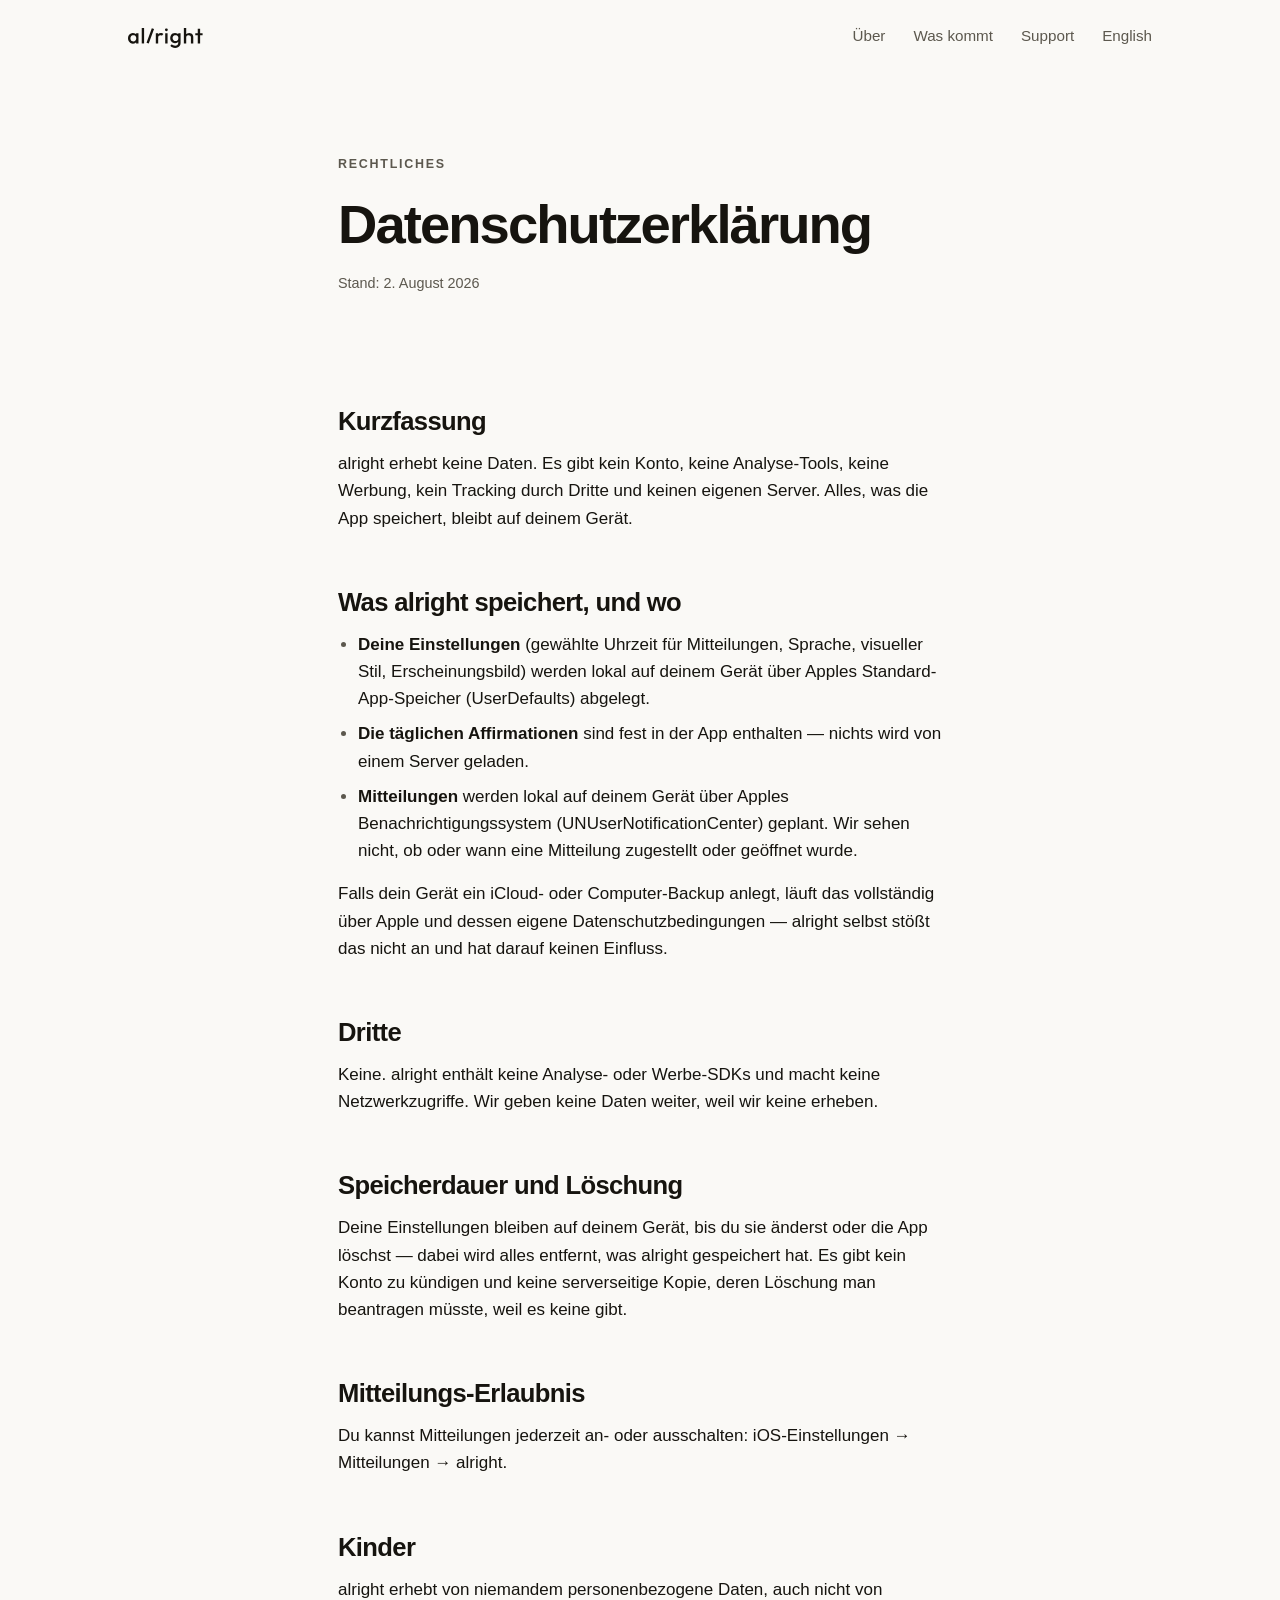
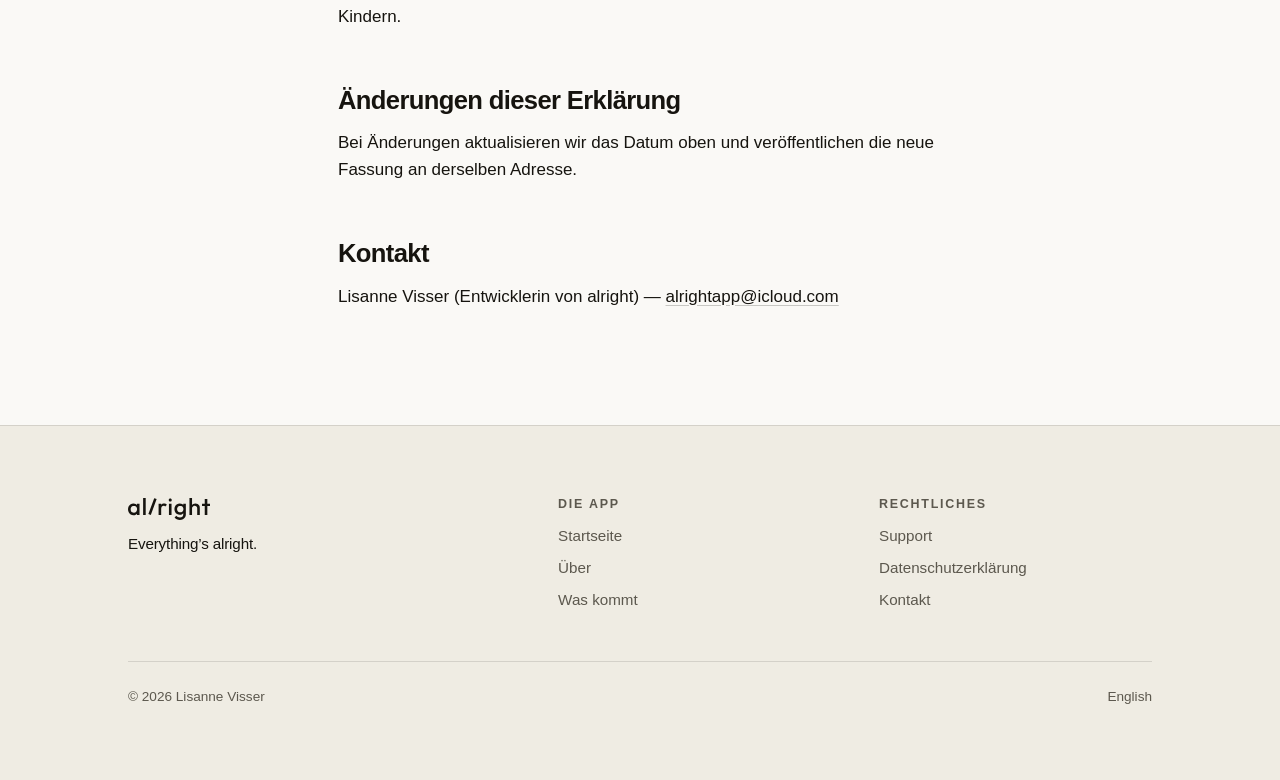
<file: privacy/de/index.html>
<!doctype html>
<html lang="de">
<head>
<meta charset="utf-8">
<meta name="viewport" content="width=device-width, initial-scale=1">
<title>Datenschutzerklärung — alright</title>
<meta name="description" content="alright erhebt keine Daten: kein Konto, keine Analyse, keine Netzwerkaufrufe.">
<meta name="robots" content="noindex, nofollow">
<link rel="stylesheet" href="../../assets/site.css">
<link rel="icon" type="image/svg+xml" href="../../favicon.svg">
<link rel="icon" type="image/png" sizes="32x32" href="../../favicon.png">
<link rel="icon" type="image/png" sizes="16x16" href="../../favicon-16x16.png">
<link rel="apple-touch-icon" sizes="180x180" href="../../apple-touch-icon.png">
</head>
<body>
<a class="skip-link" href="#content">Zum Inhalt springen</a>
<header class="site-header">
  <div class="wrap">
    <a class="brand" href="../../de/" aria-label="alright">
      <svg class="logo" viewBox="0 0 765 205" fill="currentColor" role="img" aria-label="alright" xmlns="http://www.w3.org/2000/svg">
      <path d="M50.82 160.6C41.2867 160.6 32.6333 158.18 24.86 153.34C17.2333 148.5 11.1467 141.973 6.6 133.76C2.2 125.4 0 116.087 0 105.82C0 95.4068 2.2 86.0934 6.6 77.8801C11.1467 69.5201 17.2333 62.9201 24.86 58.0801C32.6333 53.0934 41.2867 50.6001 50.82 50.6001C58.8867 50.6001 66 52.3601 72.16 55.8801C78.4667 59.2534 83.4533 63.9468 87.12 69.9601C90.7867 75.9734 92.62 82.7934 92.62 90.4201V120.78C92.62 128.407 90.7867 135.227 87.12 141.24C83.6 147.253 78.6867 152.02 72.38 155.54C66.0733 158.913 58.8867 160.6 50.82 160.6ZM54.78 137.72C63.7267 137.72 70.9133 134.713 76.34 128.7C81.9133 122.687 84.7 114.987 84.7 105.6C84.7 99.2934 83.4533 93.7201 80.96 88.8801C78.4667 84.0401 74.9467 80.3001 70.4 77.6601C66 74.8734 60.7933 73.4801 54.78 73.4801C48.9133 73.4801 43.7067 74.8734 39.16 77.6601C34.76 80.3001 31.24 84.0401 28.6 88.8801C26.1067 93.7201 24.86 99.2934 24.86 105.6C24.86 111.907 26.1067 117.48 28.6 122.32C31.24 127.16 34.76 130.973 39.16 133.76C43.7067 136.4 48.9133 137.72 54.78 137.72ZM83.16 158.4V130.02L87.34 104.28L83.16 78.7601V52.8001H107.36V158.4H83.16Z"/>
      <path d="M140.817 158.4V9.34601e-05H165.017V79.2001V158.4H140.817Z"/>
      <path d="M285.072 158.4V52.8001H309.272V158.4H285.072ZM309.272 99.6601L300.912 95.4801C300.912 82.1334 303.845 71.3534 309.712 63.1401C315.725 54.7801 324.745 50.6001 336.772 50.6001C342.052 50.6001 346.819 51.5534 351.072 53.4601C355.325 55.3668 359.285 58.4468 362.952 62.7001L347.112 78.9801C345.205 76.9268 343.079 75.4601 340.732 74.5801C338.385 73.7001 335.672 73.2601 332.592 73.2601C325.845 73.2601 320.272 75.3868 315.872 79.6401C311.472 83.8934 309.272 90.5668 309.272 99.6601Z"/>
      <path d="M381.482 158.4V52.8001H405.682V158.4H381.482ZM393.582 33.4401C389.475 33.4401 386.028 32.0468 383.242 29.2601C380.602 26.4734 379.282 23.0268 379.282 18.9201C379.282 14.8134 380.602 11.3668 383.242 8.58009C386.028 5.79342 389.475 4.40009 393.582 4.40009C397.835 4.40009 401.282 5.79342 403.922 8.58009C406.562 11.3668 407.882 14.8134 407.882 18.9201C407.882 23.0268 406.562 26.4734 403.922 29.2601C401.282 32.0468 397.835 33.4401 393.582 33.4401Z"/>
      <path d="M483.424 204.6C472.278 204.6 462.524 202.547 454.164 198.44C445.804 194.48 439.058 188.833 433.924 181.5L449.764 165.66C454.018 170.94 458.858 174.9 464.284 177.54C469.711 180.18 476.238 181.5 483.864 181.5C493.398 181.5 500.951 179.007 506.524 174.02C512.098 169.18 514.884 162.507 514.884 154V128.04L519.064 104.72L514.884 81.1801V52.8001H539.084V154C539.084 164.12 536.738 172.92 532.044 180.4C527.351 188.027 520.824 193.967 512.464 198.22C504.104 202.473 494.424 204.6 483.424 204.6ZM482.324 156.2C472.938 156.2 464.431 153.927 456.804 149.38C449.324 144.687 443.384 138.307 438.984 130.24C434.731 122.173 432.604 113.153 432.604 103.18C432.604 93.2068 434.731 84.2601 438.984 76.3401C443.384 68.4201 449.324 62.1868 456.804 57.6401C464.431 52.9468 472.938 50.6001 482.324 50.6001C490.684 50.6001 498.018 52.2868 504.324 55.6601C510.631 59.0334 515.544 63.7268 519.064 69.7401C522.584 75.6068 524.344 82.5001 524.344 90.4201V116.38C524.344 124.153 522.511 131.047 518.844 137.06C515.324 143.073 510.411 147.767 504.104 151.14C497.798 154.513 490.538 156.2 482.324 156.2ZM487.164 133.32C493.031 133.32 498.164 132.073 502.564 129.58C506.964 127.087 510.338 123.64 512.684 119.24C515.178 114.693 516.424 109.413 516.424 103.4C516.424 97.3868 515.178 92.1801 512.684 87.7801C510.338 83.2334 506.964 79.7134 502.564 77.2201C498.164 74.7268 493.031 73.4801 487.164 73.4801C481.298 73.4801 476.091 74.7268 471.544 77.2201C467.144 79.7134 463.698 83.2334 461.204 87.7801C458.711 92.1801 457.464 97.3868 457.464 103.4C457.464 109.267 458.711 114.473 461.204 119.02C463.698 123.567 467.144 127.087 471.544 129.58C476.091 132.073 481.298 133.32 487.164 133.32Z"/>
      <path d="M644.947 158.4V97.4601C644.947 90.4201 642.674 84.6268 638.127 80.0801C633.727 75.5334 628.007 73.2601 620.967 73.2601C616.274 73.2601 612.094 74.2868 608.427 76.3401C604.761 78.3934 601.901 81.2534 599.847 84.9201C597.794 88.5868 596.767 92.7668 596.767 97.4601L587.307 92.1801C587.307 84.1134 589.067 77.0001 592.587 70.8401C596.107 64.5334 600.947 59.6201 607.107 56.1001C613.414 52.4334 620.454 50.6001 628.227 50.6001C636.147 50.6001 643.187 52.3601 649.347 55.8801C655.507 59.4001 660.347 64.3134 663.867 70.6201C667.387 76.7801 669.147 83.9668 669.147 92.1801V158.4H644.947ZM572.567 158.4V9.34601e-05H596.767V158.4H572.567Z"/>
      <path d="M715.11 158.4V8.8001H739.31V158.4H715.11ZM689.81 74.8001V52.8001H764.61V74.8001H689.81Z"/>
      <path d="M189.835 150.109L244.252 1.34982L266.98 9.66362L239.771 84.0432L212.562 158.423L189.835 150.109Z"/>
      </svg>
    </a>
    <button class="nav-toggle" type="button" aria-expanded="false"
            aria-controls="site-nav" aria-label="Menü">
      <span class="nav-icon" aria-hidden="true"></span>
    </button>
    <nav class="site-nav" id="site-nav" aria-label="Hauptnavigation">
        <a href="../../about/de/">Über</a>
        <a href="../../whats-next/de/">Was kommt</a>
        <a href="../../support/de/">Support</a>
        <a class="nav-lang" href="../../privacy/">English</a>
    </nav>
  </div>
</header>

<main id="content">
<section class="page-head">
  <div class="wrap wrap-narrow">
    <p class="eyebrow">Rechtliches</p>
    <h1>Datenschutzerklärung</h1>
    <p class="meta">Stand: 2. August 2026</p>
  </div>
</section>

<div class="wrap wrap-narrow">
<div class="prose">
  <section>
    <h2>Kurzfassung</h2>
    <p>alright erhebt keine Daten. Es gibt kein Konto, keine Analyse-Tools, keine Werbung, kein Tracking durch Dritte und keinen eigenen Server. Alles, was die App speichert, bleibt auf deinem Gerät.</p>
  </section>

  <section>
    <h2>Was alright speichert, und wo</h2>
    <ul>
      <li><strong>Deine Einstellungen</strong> (gewählte Uhrzeit für Mitteilungen, Sprache, visueller Stil, Erscheinungsbild) werden lokal auf deinem Gerät über Apples Standard-App-Speicher (UserDefaults) abgelegt.</li>
      <li><strong>Die täglichen Affirmationen</strong> sind fest in der App enthalten — nichts wird von einem Server geladen.</li>
      <li><strong>Mitteilungen</strong> werden lokal auf deinem Gerät über Apples Benachrichtigungssystem (UNUserNotificationCenter) geplant. Wir sehen nicht, ob oder wann eine Mitteilung zugestellt oder geöffnet wurde.</li>
    </ul>
    <p>Falls dein Gerät ein iCloud- oder Computer-Backup anlegt, läuft das vollständig über Apple und dessen eigene Datenschutzbedingungen — alright selbst stößt das nicht an und hat darauf keinen Einfluss.</p>
  </section>

  <section>
    <h2>Dritte</h2>
    <p>Keine. alright enthält keine Analyse- oder Werbe-SDKs und macht keine Netzwerkzugriffe. Wir geben keine Daten weiter, weil wir keine erheben.</p>
  </section>

  <section>
    <h2>Speicherdauer und Löschung</h2>
    <p>Deine Einstellungen bleiben auf deinem Gerät, bis du sie änderst oder die App löschst — dabei wird alles entfernt, was alright gespeichert hat. Es gibt kein Konto zu kündigen und keine serverseitige Kopie, deren Löschung man beantragen müsste, weil es keine gibt.</p>
  </section>

  <section>
    <h2>Mitteilungs-Erlaubnis</h2>
    <p>Du kannst Mitteilungen jederzeit an- oder ausschalten: iOS-Einstellungen → Mitteilungen → alright.</p>
  </section>

  <section>
    <h2>Kinder</h2>
    <p>alright erhebt von niemandem personenbezogene Daten, auch nicht von Kindern.</p>
  </section>

  <section>
    <h2>Änderungen dieser Erklärung</h2>
    <p>Bei Änderungen aktualisieren wir das Datum oben und veröffentlichen die neue Fassung an derselben Adresse.</p>
  </section>

  <section>
    <h2>Kontakt</h2>
    <p>Lisanne Visser (Entwicklerin von alright) — <a href="mailto:alrightapp@icloud.com">alrightapp@icloud.com</a></p>
  </section>
</div>
</div>
</main>

<footer class="site-footer">
  <div class="wrap">
    <div class="footer-top">
      <div>
        <p class="footer-mark">
          <svg class="logo" viewBox="0 0 765 205" fill="currentColor" role="img" aria-label="alright" xmlns="http://www.w3.org/2000/svg">
          <path d="M50.82 160.6C41.2867 160.6 32.6333 158.18 24.86 153.34C17.2333 148.5 11.1467 141.973 6.6 133.76C2.2 125.4 0 116.087 0 105.82C0 95.4068 2.2 86.0934 6.6 77.8801C11.1467 69.5201 17.2333 62.9201 24.86 58.0801C32.6333 53.0934 41.2867 50.6001 50.82 50.6001C58.8867 50.6001 66 52.3601 72.16 55.8801C78.4667 59.2534 83.4533 63.9468 87.12 69.9601C90.7867 75.9734 92.62 82.7934 92.62 90.4201V120.78C92.62 128.407 90.7867 135.227 87.12 141.24C83.6 147.253 78.6867 152.02 72.38 155.54C66.0733 158.913 58.8867 160.6 50.82 160.6ZM54.78 137.72C63.7267 137.72 70.9133 134.713 76.34 128.7C81.9133 122.687 84.7 114.987 84.7 105.6C84.7 99.2934 83.4533 93.7201 80.96 88.8801C78.4667 84.0401 74.9467 80.3001 70.4 77.6601C66 74.8734 60.7933 73.4801 54.78 73.4801C48.9133 73.4801 43.7067 74.8734 39.16 77.6601C34.76 80.3001 31.24 84.0401 28.6 88.8801C26.1067 93.7201 24.86 99.2934 24.86 105.6C24.86 111.907 26.1067 117.48 28.6 122.32C31.24 127.16 34.76 130.973 39.16 133.76C43.7067 136.4 48.9133 137.72 54.78 137.72ZM83.16 158.4V130.02L87.34 104.28L83.16 78.7601V52.8001H107.36V158.4H83.16Z"/>
          <path d="M140.817 158.4V9.34601e-05H165.017V79.2001V158.4H140.817Z"/>
          <path d="M285.072 158.4V52.8001H309.272V158.4H285.072ZM309.272 99.6601L300.912 95.4801C300.912 82.1334 303.845 71.3534 309.712 63.1401C315.725 54.7801 324.745 50.6001 336.772 50.6001C342.052 50.6001 346.819 51.5534 351.072 53.4601C355.325 55.3668 359.285 58.4468 362.952 62.7001L347.112 78.9801C345.205 76.9268 343.079 75.4601 340.732 74.5801C338.385 73.7001 335.672 73.2601 332.592 73.2601C325.845 73.2601 320.272 75.3868 315.872 79.6401C311.472 83.8934 309.272 90.5668 309.272 99.6601Z"/>
          <path d="M381.482 158.4V52.8001H405.682V158.4H381.482ZM393.582 33.4401C389.475 33.4401 386.028 32.0468 383.242 29.2601C380.602 26.4734 379.282 23.0268 379.282 18.9201C379.282 14.8134 380.602 11.3668 383.242 8.58009C386.028 5.79342 389.475 4.40009 393.582 4.40009C397.835 4.40009 401.282 5.79342 403.922 8.58009C406.562 11.3668 407.882 14.8134 407.882 18.9201C407.882 23.0268 406.562 26.4734 403.922 29.2601C401.282 32.0468 397.835 33.4401 393.582 33.4401Z"/>
          <path d="M483.424 204.6C472.278 204.6 462.524 202.547 454.164 198.44C445.804 194.48 439.058 188.833 433.924 181.5L449.764 165.66C454.018 170.94 458.858 174.9 464.284 177.54C469.711 180.18 476.238 181.5 483.864 181.5C493.398 181.5 500.951 179.007 506.524 174.02C512.098 169.18 514.884 162.507 514.884 154V128.04L519.064 104.72L514.884 81.1801V52.8001H539.084V154C539.084 164.12 536.738 172.92 532.044 180.4C527.351 188.027 520.824 193.967 512.464 198.22C504.104 202.473 494.424 204.6 483.424 204.6ZM482.324 156.2C472.938 156.2 464.431 153.927 456.804 149.38C449.324 144.687 443.384 138.307 438.984 130.24C434.731 122.173 432.604 113.153 432.604 103.18C432.604 93.2068 434.731 84.2601 438.984 76.3401C443.384 68.4201 449.324 62.1868 456.804 57.6401C464.431 52.9468 472.938 50.6001 482.324 50.6001C490.684 50.6001 498.018 52.2868 504.324 55.6601C510.631 59.0334 515.544 63.7268 519.064 69.7401C522.584 75.6068 524.344 82.5001 524.344 90.4201V116.38C524.344 124.153 522.511 131.047 518.844 137.06C515.324 143.073 510.411 147.767 504.104 151.14C497.798 154.513 490.538 156.2 482.324 156.2ZM487.164 133.32C493.031 133.32 498.164 132.073 502.564 129.58C506.964 127.087 510.338 123.64 512.684 119.24C515.178 114.693 516.424 109.413 516.424 103.4C516.424 97.3868 515.178 92.1801 512.684 87.7801C510.338 83.2334 506.964 79.7134 502.564 77.2201C498.164 74.7268 493.031 73.4801 487.164 73.4801C481.298 73.4801 476.091 74.7268 471.544 77.2201C467.144 79.7134 463.698 83.2334 461.204 87.7801C458.711 92.1801 457.464 97.3868 457.464 103.4C457.464 109.267 458.711 114.473 461.204 119.02C463.698 123.567 467.144 127.087 471.544 129.58C476.091 132.073 481.298 133.32 487.164 133.32Z"/>
          <path d="M644.947 158.4V97.4601C644.947 90.4201 642.674 84.6268 638.127 80.0801C633.727 75.5334 628.007 73.2601 620.967 73.2601C616.274 73.2601 612.094 74.2868 608.427 76.3401C604.761 78.3934 601.901 81.2534 599.847 84.9201C597.794 88.5868 596.767 92.7668 596.767 97.4601L587.307 92.1801C587.307 84.1134 589.067 77.0001 592.587 70.8401C596.107 64.5334 600.947 59.6201 607.107 56.1001C613.414 52.4334 620.454 50.6001 628.227 50.6001C636.147 50.6001 643.187 52.3601 649.347 55.8801C655.507 59.4001 660.347 64.3134 663.867 70.6201C667.387 76.7801 669.147 83.9668 669.147 92.1801V158.4H644.947ZM572.567 158.4V9.34601e-05H596.767V158.4H572.567Z"/>
          <path d="M715.11 158.4V8.8001H739.31V158.4H715.11ZM689.81 74.8001V52.8001H764.61V74.8001H689.81Z"/>
          <path d="M189.835 150.109L244.252 1.34982L266.98 9.66362L239.771 84.0432L212.562 158.423L189.835 150.109Z"/>
          </svg>
        </p>
        <p class="footer-tagline">Everything&#8217;s alright.</p>
      </div>
      <div class="footer-col">
        <h2>Die App</h2>
        <ul>
          <li><a href="../../de/">Startseite</a></li>
          <li><a href="../../about/de/">Über</a></li>
          <li><a href="../../whats-next/de/">Was kommt</a></li>
        </ul>
      </div>
      <div class="footer-col">
        <h2>Rechtliches</h2>
        <ul>
          <li><a href="../../support/de/">Support</a></li>
          <li><a href="../../privacy/de/">Datenschutzerklärung</a></li>
          <li><a href="mailto:alrightapp@icloud.com" title="alrightapp@icloud.com">Kontakt</a></li>
        </ul>
      </div>
    </div>
    <div class="footer-bottom">
      <p>© 2026 Lisanne Visser</p>
      <p><a href="../../privacy/">English</a></p>
    </div>
  </div>
</footer>
<script src="../../assets/site.js"></script>
</body>
</html>
</file>
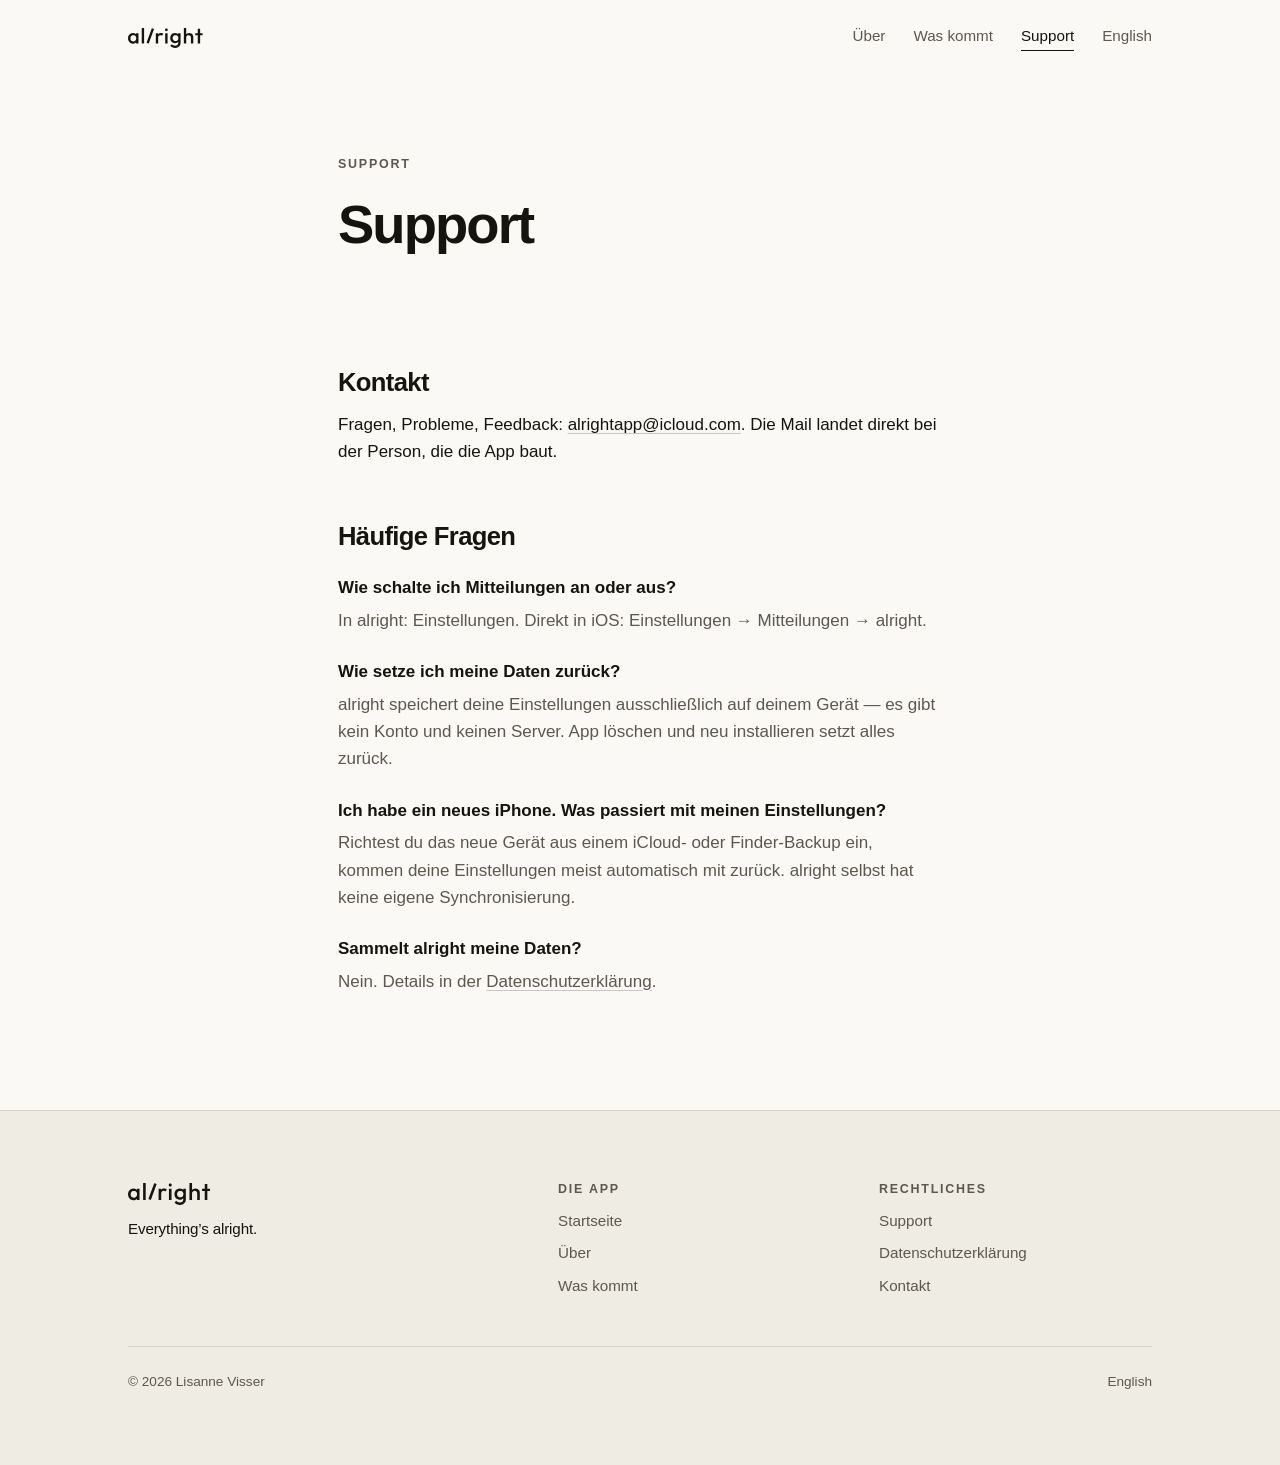
<file: support/de/index.html>
<!doctype html>
<html lang="de">
<head>
<meta charset="utf-8">
<meta name="viewport" content="width=device-width, initial-scale=1">
<title>Support — alright</title>
<meta name="description" content="Kontakt zur Entwicklerin von alright und Antworten auf die häufigsten Fragen.">
<meta name="robots" content="noindex, nofollow">
<link rel="stylesheet" href="../../assets/site.css">
<link rel="icon" type="image/svg+xml" href="../../favicon.svg">
<link rel="icon" type="image/png" sizes="32x32" href="../../favicon.png">
<link rel="icon" type="image/png" sizes="16x16" href="../../favicon-16x16.png">
<link rel="apple-touch-icon" sizes="180x180" href="../../apple-touch-icon.png">
</head>
<body>
<a class="skip-link" href="#content">Zum Inhalt springen</a>
<header class="site-header">
  <div class="wrap">
    <a class="brand" href="../../de/" aria-label="alright">
      <svg class="logo" viewBox="0 0 765 205" fill="currentColor" role="img" aria-label="alright" xmlns="http://www.w3.org/2000/svg">
      <path d="M50.82 160.6C41.2867 160.6 32.6333 158.18 24.86 153.34C17.2333 148.5 11.1467 141.973 6.6 133.76C2.2 125.4 0 116.087 0 105.82C0 95.4068 2.2 86.0934 6.6 77.8801C11.1467 69.5201 17.2333 62.9201 24.86 58.0801C32.6333 53.0934 41.2867 50.6001 50.82 50.6001C58.8867 50.6001 66 52.3601 72.16 55.8801C78.4667 59.2534 83.4533 63.9468 87.12 69.9601C90.7867 75.9734 92.62 82.7934 92.62 90.4201V120.78C92.62 128.407 90.7867 135.227 87.12 141.24C83.6 147.253 78.6867 152.02 72.38 155.54C66.0733 158.913 58.8867 160.6 50.82 160.6ZM54.78 137.72C63.7267 137.72 70.9133 134.713 76.34 128.7C81.9133 122.687 84.7 114.987 84.7 105.6C84.7 99.2934 83.4533 93.7201 80.96 88.8801C78.4667 84.0401 74.9467 80.3001 70.4 77.6601C66 74.8734 60.7933 73.4801 54.78 73.4801C48.9133 73.4801 43.7067 74.8734 39.16 77.6601C34.76 80.3001 31.24 84.0401 28.6 88.8801C26.1067 93.7201 24.86 99.2934 24.86 105.6C24.86 111.907 26.1067 117.48 28.6 122.32C31.24 127.16 34.76 130.973 39.16 133.76C43.7067 136.4 48.9133 137.72 54.78 137.72ZM83.16 158.4V130.02L87.34 104.28L83.16 78.7601V52.8001H107.36V158.4H83.16Z"/>
      <path d="M140.817 158.4V9.34601e-05H165.017V79.2001V158.4H140.817Z"/>
      <path d="M285.072 158.4V52.8001H309.272V158.4H285.072ZM309.272 99.6601L300.912 95.4801C300.912 82.1334 303.845 71.3534 309.712 63.1401C315.725 54.7801 324.745 50.6001 336.772 50.6001C342.052 50.6001 346.819 51.5534 351.072 53.4601C355.325 55.3668 359.285 58.4468 362.952 62.7001L347.112 78.9801C345.205 76.9268 343.079 75.4601 340.732 74.5801C338.385 73.7001 335.672 73.2601 332.592 73.2601C325.845 73.2601 320.272 75.3868 315.872 79.6401C311.472 83.8934 309.272 90.5668 309.272 99.6601Z"/>
      <path d="M381.482 158.4V52.8001H405.682V158.4H381.482ZM393.582 33.4401C389.475 33.4401 386.028 32.0468 383.242 29.2601C380.602 26.4734 379.282 23.0268 379.282 18.9201C379.282 14.8134 380.602 11.3668 383.242 8.58009C386.028 5.79342 389.475 4.40009 393.582 4.40009C397.835 4.40009 401.282 5.79342 403.922 8.58009C406.562 11.3668 407.882 14.8134 407.882 18.9201C407.882 23.0268 406.562 26.4734 403.922 29.2601C401.282 32.0468 397.835 33.4401 393.582 33.4401Z"/>
      <path d="M483.424 204.6C472.278 204.6 462.524 202.547 454.164 198.44C445.804 194.48 439.058 188.833 433.924 181.5L449.764 165.66C454.018 170.94 458.858 174.9 464.284 177.54C469.711 180.18 476.238 181.5 483.864 181.5C493.398 181.5 500.951 179.007 506.524 174.02C512.098 169.18 514.884 162.507 514.884 154V128.04L519.064 104.72L514.884 81.1801V52.8001H539.084V154C539.084 164.12 536.738 172.92 532.044 180.4C527.351 188.027 520.824 193.967 512.464 198.22C504.104 202.473 494.424 204.6 483.424 204.6ZM482.324 156.2C472.938 156.2 464.431 153.927 456.804 149.38C449.324 144.687 443.384 138.307 438.984 130.24C434.731 122.173 432.604 113.153 432.604 103.18C432.604 93.2068 434.731 84.2601 438.984 76.3401C443.384 68.4201 449.324 62.1868 456.804 57.6401C464.431 52.9468 472.938 50.6001 482.324 50.6001C490.684 50.6001 498.018 52.2868 504.324 55.6601C510.631 59.0334 515.544 63.7268 519.064 69.7401C522.584 75.6068 524.344 82.5001 524.344 90.4201V116.38C524.344 124.153 522.511 131.047 518.844 137.06C515.324 143.073 510.411 147.767 504.104 151.14C497.798 154.513 490.538 156.2 482.324 156.2ZM487.164 133.32C493.031 133.32 498.164 132.073 502.564 129.58C506.964 127.087 510.338 123.64 512.684 119.24C515.178 114.693 516.424 109.413 516.424 103.4C516.424 97.3868 515.178 92.1801 512.684 87.7801C510.338 83.2334 506.964 79.7134 502.564 77.2201C498.164 74.7268 493.031 73.4801 487.164 73.4801C481.298 73.4801 476.091 74.7268 471.544 77.2201C467.144 79.7134 463.698 83.2334 461.204 87.7801C458.711 92.1801 457.464 97.3868 457.464 103.4C457.464 109.267 458.711 114.473 461.204 119.02C463.698 123.567 467.144 127.087 471.544 129.58C476.091 132.073 481.298 133.32 487.164 133.32Z"/>
      <path d="M644.947 158.4V97.4601C644.947 90.4201 642.674 84.6268 638.127 80.0801C633.727 75.5334 628.007 73.2601 620.967 73.2601C616.274 73.2601 612.094 74.2868 608.427 76.3401C604.761 78.3934 601.901 81.2534 599.847 84.9201C597.794 88.5868 596.767 92.7668 596.767 97.4601L587.307 92.1801C587.307 84.1134 589.067 77.0001 592.587 70.8401C596.107 64.5334 600.947 59.6201 607.107 56.1001C613.414 52.4334 620.454 50.6001 628.227 50.6001C636.147 50.6001 643.187 52.3601 649.347 55.8801C655.507 59.4001 660.347 64.3134 663.867 70.6201C667.387 76.7801 669.147 83.9668 669.147 92.1801V158.4H644.947ZM572.567 158.4V9.34601e-05H596.767V158.4H572.567Z"/>
      <path d="M715.11 158.4V8.8001H739.31V158.4H715.11ZM689.81 74.8001V52.8001H764.61V74.8001H689.81Z"/>
      <path d="M189.835 150.109L244.252 1.34982L266.98 9.66362L239.771 84.0432L212.562 158.423L189.835 150.109Z"/>
      </svg>
    </a>
    <button class="nav-toggle" type="button" aria-expanded="false"
            aria-controls="site-nav" aria-label="Menü">
      <span class="nav-icon" aria-hidden="true"></span>
    </button>
    <nav class="site-nav" id="site-nav" aria-label="Hauptnavigation">
        <a href="../../about/de/">Über</a>
        <a href="../../whats-next/de/">Was kommt</a>
        <a href="../../support/de/" aria-current="page">Support</a>
        <a class="nav-lang" href="../../support/">English</a>
    </nav>
  </div>
</header>

<main id="content">
<section class="page-head">
  <div class="wrap wrap-narrow">
    <p class="eyebrow">Support</p>
    <h1>Support</h1>
  </div>
</section>

<div class="wrap wrap-narrow">
<div class="prose">
  <section>
    <h2>Kontakt</h2>
    <p>Fragen, Probleme, Feedback: <a href="mailto:alrightapp@icloud.com">alrightapp@icloud.com</a>. Die Mail landet direkt bei der Person, die die App baut.</p>
  </section>

  <section>
    <h2>Häufige Fragen</h2>
    <dl class="faq">
      <dt>Wie schalte ich Mitteilungen an oder aus?</dt>
      <dd>In alright: Einstellungen. Direkt in iOS: Einstellungen → Mitteilungen → alright.</dd>

      <dt>Wie setze ich meine Daten zurück?</dt>
      <dd>alright speichert deine Einstellungen ausschließlich auf deinem Gerät — es gibt kein Konto und keinen Server. App löschen und neu installieren setzt alles zurück.</dd>

      <dt>Ich habe ein neues iPhone. Was passiert mit meinen Einstellungen?</dt>
      <dd>Richtest du das neue Gerät aus einem iCloud- oder Finder-Backup ein, kommen deine Einstellungen meist automatisch mit zurück. alright selbst hat keine eigene Synchronisierung.</dd>

      <dt>Sammelt alright meine Daten?</dt>
      <dd>Nein. Details in der <a href="../../privacy/de/">Datenschutzerklärung</a>.</dd>
    </dl>
  </section>
</div>
</div>
</main>

<footer class="site-footer">
  <div class="wrap">
    <div class="footer-top">
      <div>
        <p class="footer-mark">
          <svg class="logo" viewBox="0 0 765 205" fill="currentColor" role="img" aria-label="alright" xmlns="http://www.w3.org/2000/svg">
          <path d="M50.82 160.6C41.2867 160.6 32.6333 158.18 24.86 153.34C17.2333 148.5 11.1467 141.973 6.6 133.76C2.2 125.4 0 116.087 0 105.82C0 95.4068 2.2 86.0934 6.6 77.8801C11.1467 69.5201 17.2333 62.9201 24.86 58.0801C32.6333 53.0934 41.2867 50.6001 50.82 50.6001C58.8867 50.6001 66 52.3601 72.16 55.8801C78.4667 59.2534 83.4533 63.9468 87.12 69.9601C90.7867 75.9734 92.62 82.7934 92.62 90.4201V120.78C92.62 128.407 90.7867 135.227 87.12 141.24C83.6 147.253 78.6867 152.02 72.38 155.54C66.0733 158.913 58.8867 160.6 50.82 160.6ZM54.78 137.72C63.7267 137.72 70.9133 134.713 76.34 128.7C81.9133 122.687 84.7 114.987 84.7 105.6C84.7 99.2934 83.4533 93.7201 80.96 88.8801C78.4667 84.0401 74.9467 80.3001 70.4 77.6601C66 74.8734 60.7933 73.4801 54.78 73.4801C48.9133 73.4801 43.7067 74.8734 39.16 77.6601C34.76 80.3001 31.24 84.0401 28.6 88.8801C26.1067 93.7201 24.86 99.2934 24.86 105.6C24.86 111.907 26.1067 117.48 28.6 122.32C31.24 127.16 34.76 130.973 39.16 133.76C43.7067 136.4 48.9133 137.72 54.78 137.72ZM83.16 158.4V130.02L87.34 104.28L83.16 78.7601V52.8001H107.36V158.4H83.16Z"/>
          <path d="M140.817 158.4V9.34601e-05H165.017V79.2001V158.4H140.817Z"/>
          <path d="M285.072 158.4V52.8001H309.272V158.4H285.072ZM309.272 99.6601L300.912 95.4801C300.912 82.1334 303.845 71.3534 309.712 63.1401C315.725 54.7801 324.745 50.6001 336.772 50.6001C342.052 50.6001 346.819 51.5534 351.072 53.4601C355.325 55.3668 359.285 58.4468 362.952 62.7001L347.112 78.9801C345.205 76.9268 343.079 75.4601 340.732 74.5801C338.385 73.7001 335.672 73.2601 332.592 73.2601C325.845 73.2601 320.272 75.3868 315.872 79.6401C311.472 83.8934 309.272 90.5668 309.272 99.6601Z"/>
          <path d="M381.482 158.4V52.8001H405.682V158.4H381.482ZM393.582 33.4401C389.475 33.4401 386.028 32.0468 383.242 29.2601C380.602 26.4734 379.282 23.0268 379.282 18.9201C379.282 14.8134 380.602 11.3668 383.242 8.58009C386.028 5.79342 389.475 4.40009 393.582 4.40009C397.835 4.40009 401.282 5.79342 403.922 8.58009C406.562 11.3668 407.882 14.8134 407.882 18.9201C407.882 23.0268 406.562 26.4734 403.922 29.2601C401.282 32.0468 397.835 33.4401 393.582 33.4401Z"/>
          <path d="M483.424 204.6C472.278 204.6 462.524 202.547 454.164 198.44C445.804 194.48 439.058 188.833 433.924 181.5L449.764 165.66C454.018 170.94 458.858 174.9 464.284 177.54C469.711 180.18 476.238 181.5 483.864 181.5C493.398 181.5 500.951 179.007 506.524 174.02C512.098 169.18 514.884 162.507 514.884 154V128.04L519.064 104.72L514.884 81.1801V52.8001H539.084V154C539.084 164.12 536.738 172.92 532.044 180.4C527.351 188.027 520.824 193.967 512.464 198.22C504.104 202.473 494.424 204.6 483.424 204.6ZM482.324 156.2C472.938 156.2 464.431 153.927 456.804 149.38C449.324 144.687 443.384 138.307 438.984 130.24C434.731 122.173 432.604 113.153 432.604 103.18C432.604 93.2068 434.731 84.2601 438.984 76.3401C443.384 68.4201 449.324 62.1868 456.804 57.6401C464.431 52.9468 472.938 50.6001 482.324 50.6001C490.684 50.6001 498.018 52.2868 504.324 55.6601C510.631 59.0334 515.544 63.7268 519.064 69.7401C522.584 75.6068 524.344 82.5001 524.344 90.4201V116.38C524.344 124.153 522.511 131.047 518.844 137.06C515.324 143.073 510.411 147.767 504.104 151.14C497.798 154.513 490.538 156.2 482.324 156.2ZM487.164 133.32C493.031 133.32 498.164 132.073 502.564 129.58C506.964 127.087 510.338 123.64 512.684 119.24C515.178 114.693 516.424 109.413 516.424 103.4C516.424 97.3868 515.178 92.1801 512.684 87.7801C510.338 83.2334 506.964 79.7134 502.564 77.2201C498.164 74.7268 493.031 73.4801 487.164 73.4801C481.298 73.4801 476.091 74.7268 471.544 77.2201C467.144 79.7134 463.698 83.2334 461.204 87.7801C458.711 92.1801 457.464 97.3868 457.464 103.4C457.464 109.267 458.711 114.473 461.204 119.02C463.698 123.567 467.144 127.087 471.544 129.58C476.091 132.073 481.298 133.32 487.164 133.32Z"/>
          <path d="M644.947 158.4V97.4601C644.947 90.4201 642.674 84.6268 638.127 80.0801C633.727 75.5334 628.007 73.2601 620.967 73.2601C616.274 73.2601 612.094 74.2868 608.427 76.3401C604.761 78.3934 601.901 81.2534 599.847 84.9201C597.794 88.5868 596.767 92.7668 596.767 97.4601L587.307 92.1801C587.307 84.1134 589.067 77.0001 592.587 70.8401C596.107 64.5334 600.947 59.6201 607.107 56.1001C613.414 52.4334 620.454 50.6001 628.227 50.6001C636.147 50.6001 643.187 52.3601 649.347 55.8801C655.507 59.4001 660.347 64.3134 663.867 70.6201C667.387 76.7801 669.147 83.9668 669.147 92.1801V158.4H644.947ZM572.567 158.4V9.34601e-05H596.767V158.4H572.567Z"/>
          <path d="M715.11 158.4V8.8001H739.31V158.4H715.11ZM689.81 74.8001V52.8001H764.61V74.8001H689.81Z"/>
          <path d="M189.835 150.109L244.252 1.34982L266.98 9.66362L239.771 84.0432L212.562 158.423L189.835 150.109Z"/>
          </svg>
        </p>
        <p class="footer-tagline">Everything&#8217;s alright.</p>
      </div>
      <div class="footer-col">
        <h2>Die App</h2>
        <ul>
          <li><a href="../../de/">Startseite</a></li>
          <li><a href="../../about/de/">Über</a></li>
          <li><a href="../../whats-next/de/">Was kommt</a></li>
        </ul>
      </div>
      <div class="footer-col">
        <h2>Rechtliches</h2>
        <ul>
          <li><a href="../../support/de/">Support</a></li>
          <li><a href="../../privacy/de/">Datenschutzerklärung</a></li>
          <li><a href="mailto:alrightapp@icloud.com" title="alrightapp@icloud.com">Kontakt</a></li>
        </ul>
      </div>
    </div>
    <div class="footer-bottom">
      <p>© 2026 Lisanne Visser</p>
      <p><a href="../../support/">English</a></p>
    </div>
  </div>
</footer>
<script src="../../assets/site.js"></script>
</body>
</html>
</file>
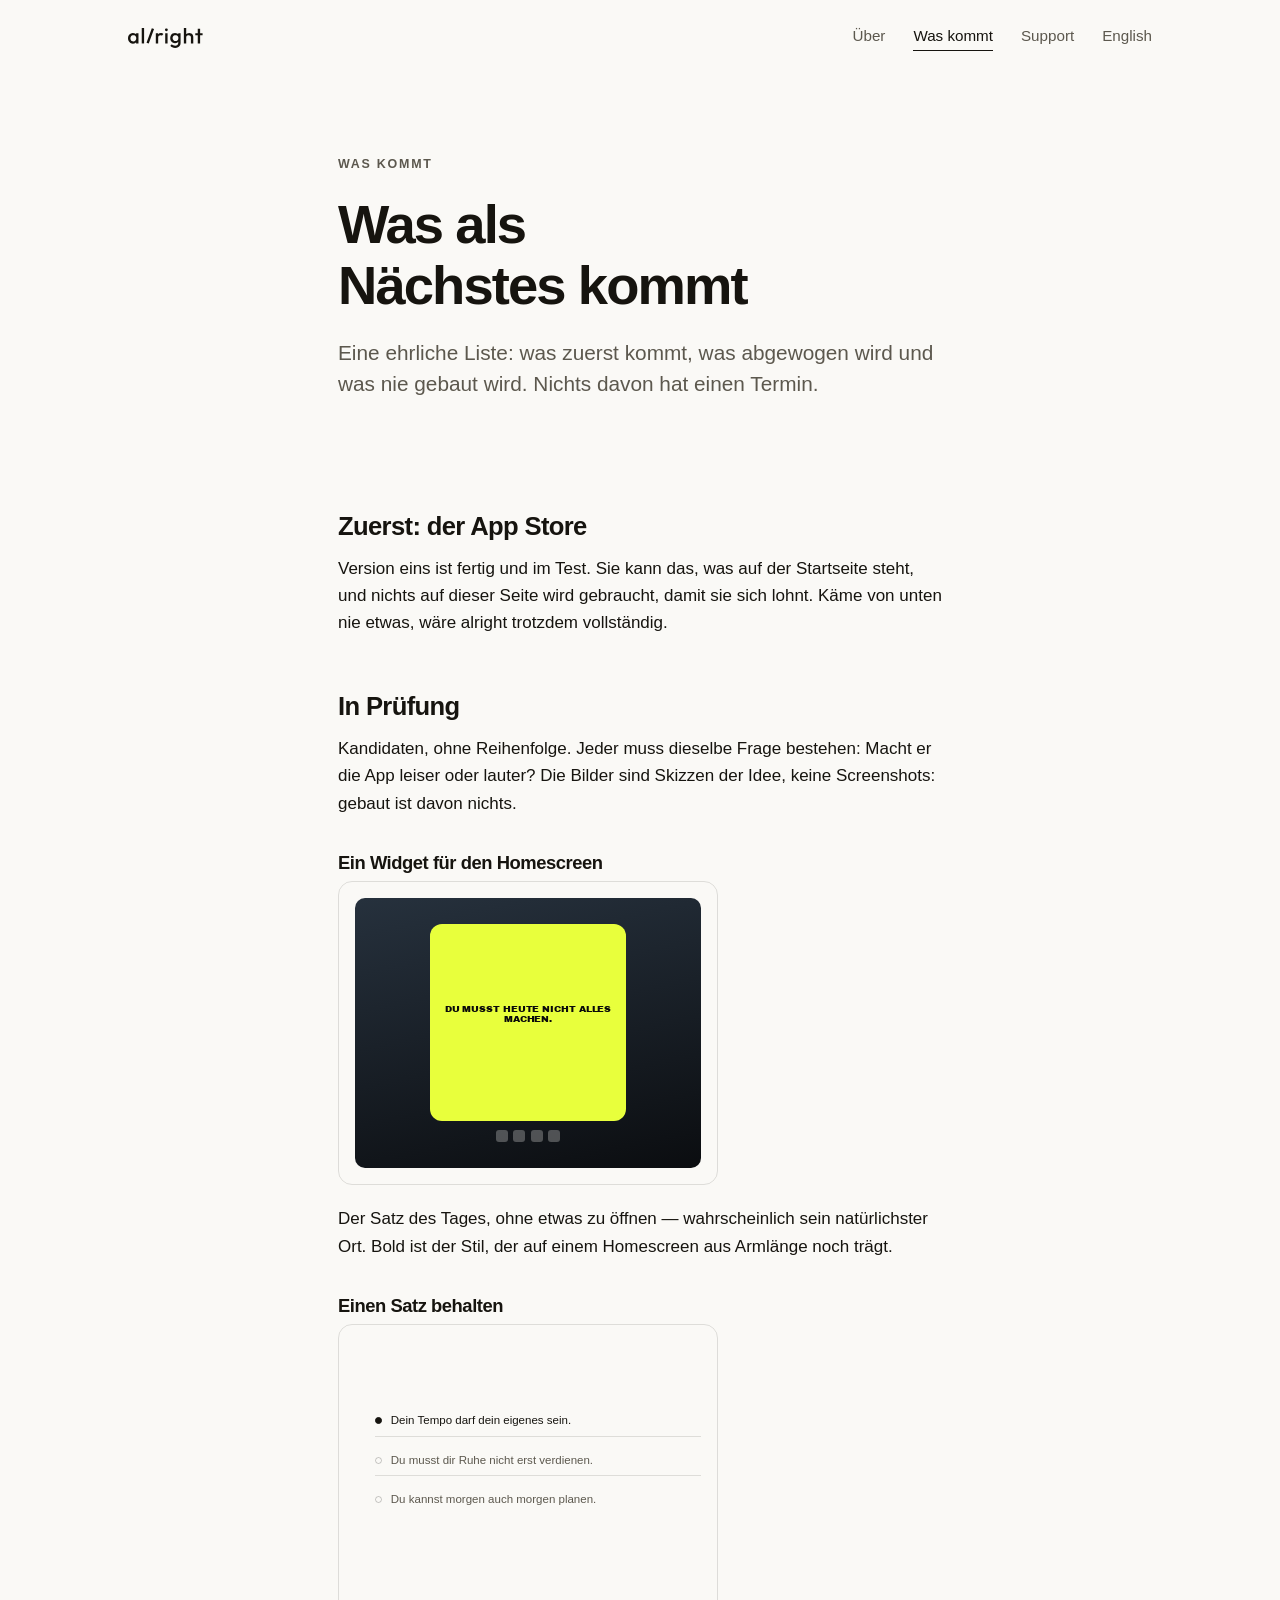
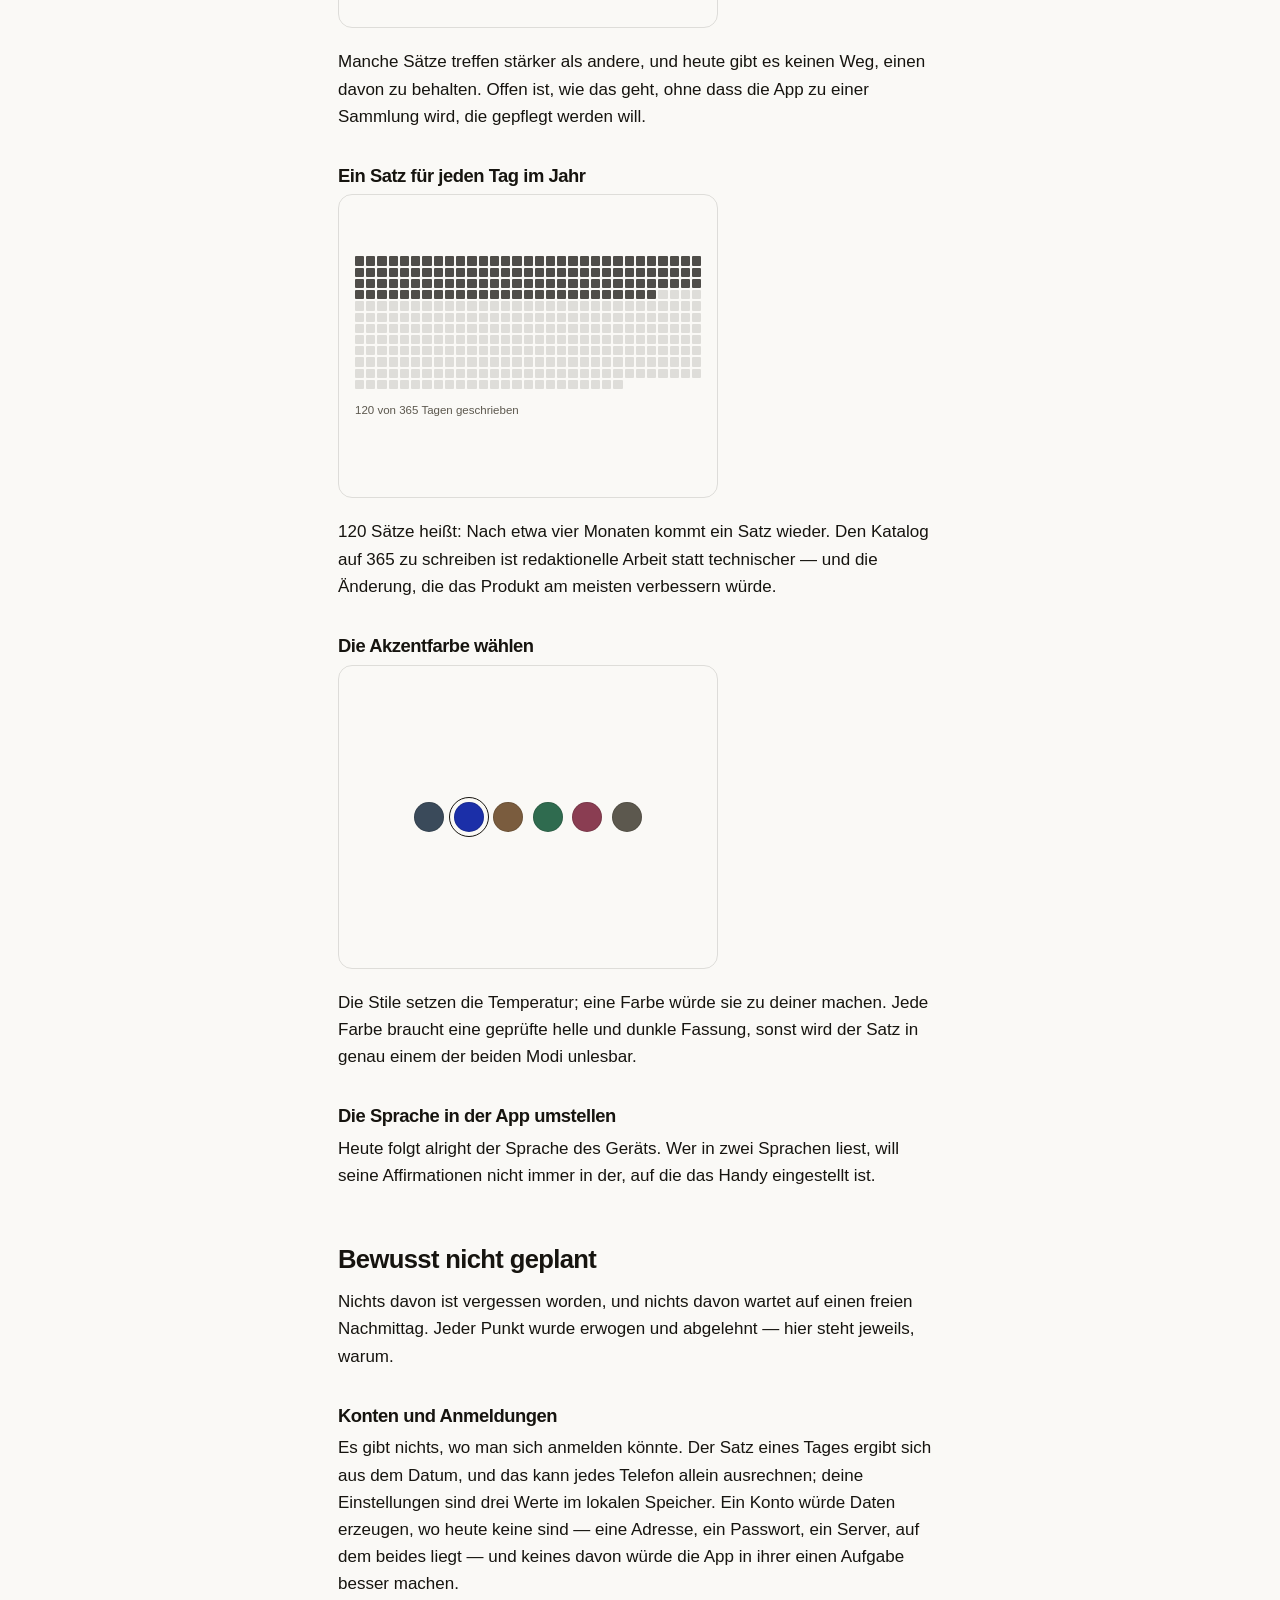
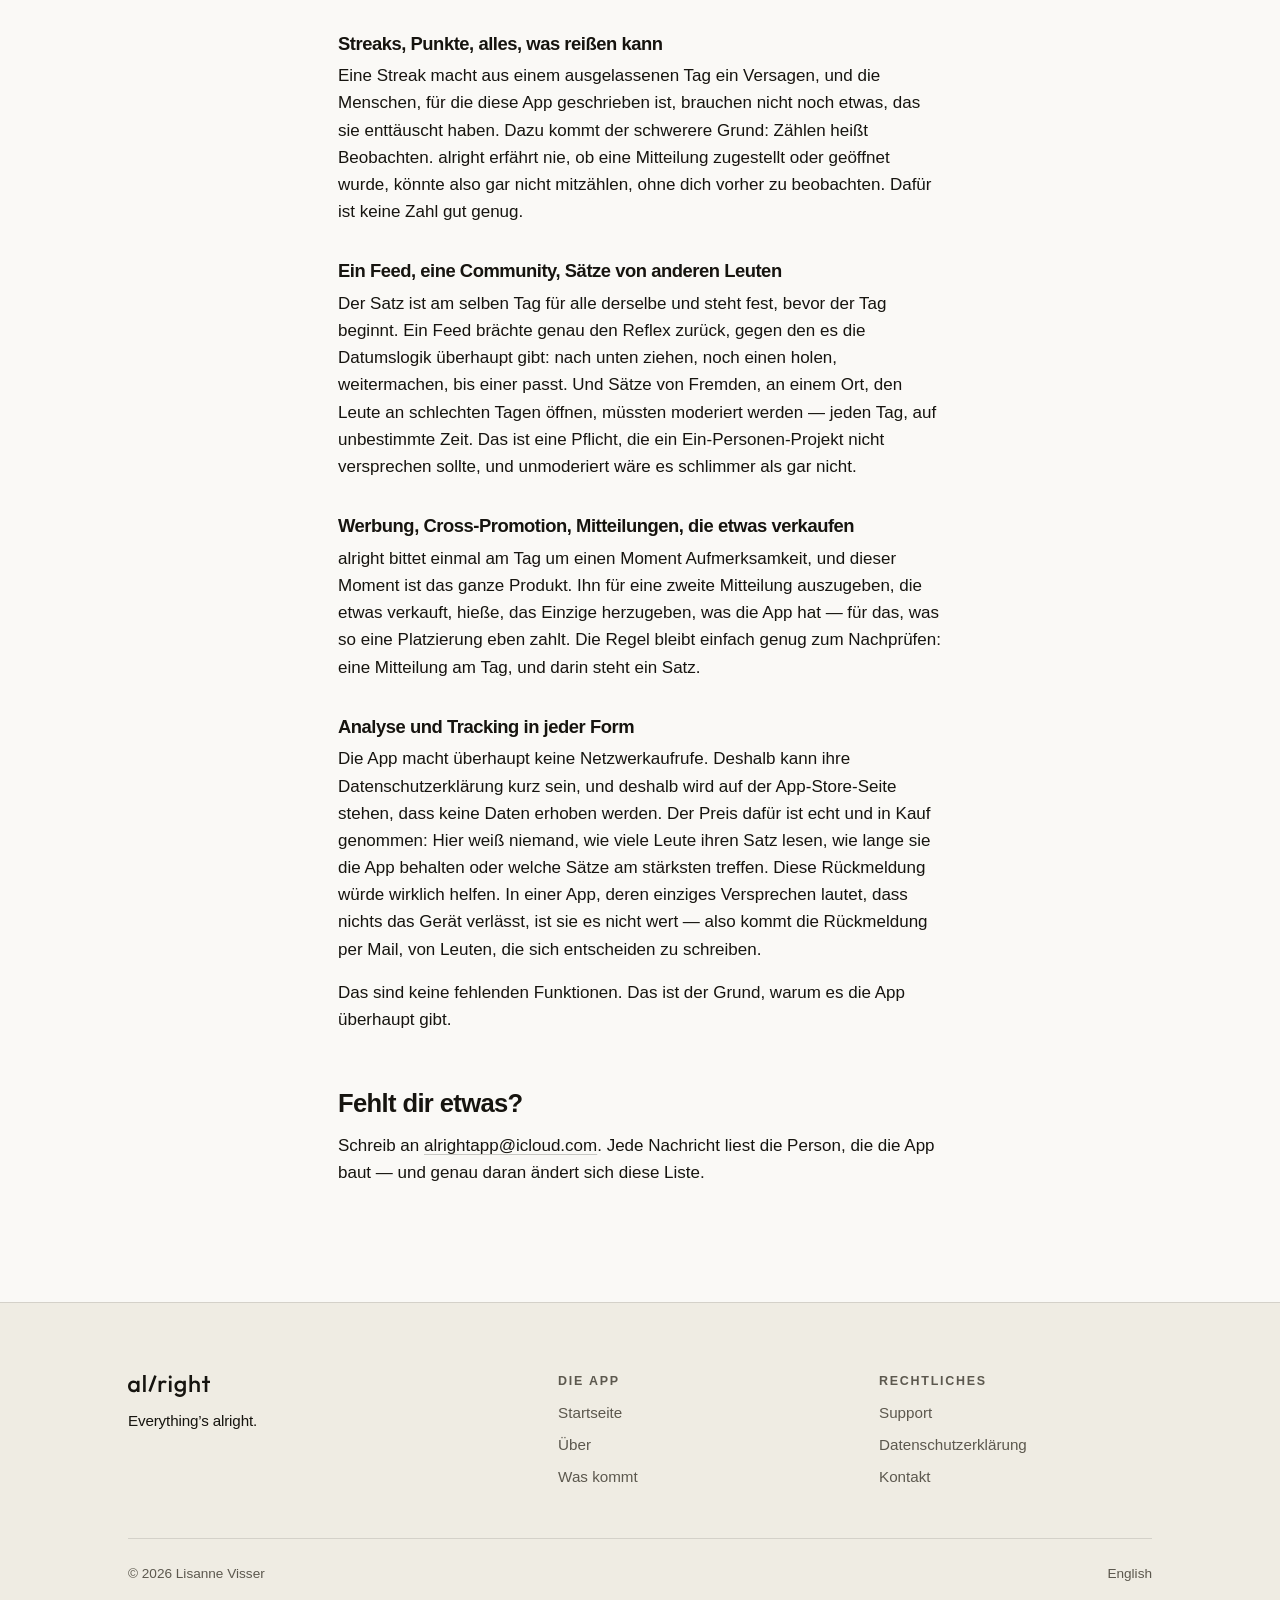
<file: whats-next/de/index.html>
<!doctype html>
<html lang="de">
<head>
<meta charset="utf-8">
<meta name="viewport" content="width=device-width, initial-scale=1">
<title>Was als Nächstes kommt — alright</title>
<meta name="description" content="Was nach Version eins kommt, was abgewogen wird und was alright nie tun wird. Ohne Termin.">
<meta name="robots" content="noindex, nofollow">
<link rel="stylesheet" href="../../assets/site.css">
<link rel="icon" type="image/svg+xml" href="../../favicon.svg">
<link rel="icon" type="image/png" sizes="32x32" href="../../favicon.png">
<link rel="icon" type="image/png" sizes="16x16" href="../../favicon-16x16.png">
<link rel="apple-touch-icon" sizes="180x180" href="../../apple-touch-icon.png">
</head>
<body>
<a class="skip-link" href="#content">Zum Inhalt springen</a>
<header class="site-header">
  <div class="wrap">
    <a class="brand" href="../../de/" aria-label="alright">
      <svg class="logo" viewBox="0 0 765 205" fill="currentColor" role="img" aria-label="alright" xmlns="http://www.w3.org/2000/svg">
      <path d="M50.82 160.6C41.2867 160.6 32.6333 158.18 24.86 153.34C17.2333 148.5 11.1467 141.973 6.6 133.76C2.2 125.4 0 116.087 0 105.82C0 95.4068 2.2 86.0934 6.6 77.8801C11.1467 69.5201 17.2333 62.9201 24.86 58.0801C32.6333 53.0934 41.2867 50.6001 50.82 50.6001C58.8867 50.6001 66 52.3601 72.16 55.8801C78.4667 59.2534 83.4533 63.9468 87.12 69.9601C90.7867 75.9734 92.62 82.7934 92.62 90.4201V120.78C92.62 128.407 90.7867 135.227 87.12 141.24C83.6 147.253 78.6867 152.02 72.38 155.54C66.0733 158.913 58.8867 160.6 50.82 160.6ZM54.78 137.72C63.7267 137.72 70.9133 134.713 76.34 128.7C81.9133 122.687 84.7 114.987 84.7 105.6C84.7 99.2934 83.4533 93.7201 80.96 88.8801C78.4667 84.0401 74.9467 80.3001 70.4 77.6601C66 74.8734 60.7933 73.4801 54.78 73.4801C48.9133 73.4801 43.7067 74.8734 39.16 77.6601C34.76 80.3001 31.24 84.0401 28.6 88.8801C26.1067 93.7201 24.86 99.2934 24.86 105.6C24.86 111.907 26.1067 117.48 28.6 122.32C31.24 127.16 34.76 130.973 39.16 133.76C43.7067 136.4 48.9133 137.72 54.78 137.72ZM83.16 158.4V130.02L87.34 104.28L83.16 78.7601V52.8001H107.36V158.4H83.16Z"/>
      <path d="M140.817 158.4V9.34601e-05H165.017V79.2001V158.4H140.817Z"/>
      <path d="M285.072 158.4V52.8001H309.272V158.4H285.072ZM309.272 99.6601L300.912 95.4801C300.912 82.1334 303.845 71.3534 309.712 63.1401C315.725 54.7801 324.745 50.6001 336.772 50.6001C342.052 50.6001 346.819 51.5534 351.072 53.4601C355.325 55.3668 359.285 58.4468 362.952 62.7001L347.112 78.9801C345.205 76.9268 343.079 75.4601 340.732 74.5801C338.385 73.7001 335.672 73.2601 332.592 73.2601C325.845 73.2601 320.272 75.3868 315.872 79.6401C311.472 83.8934 309.272 90.5668 309.272 99.6601Z"/>
      <path d="M381.482 158.4V52.8001H405.682V158.4H381.482ZM393.582 33.4401C389.475 33.4401 386.028 32.0468 383.242 29.2601C380.602 26.4734 379.282 23.0268 379.282 18.9201C379.282 14.8134 380.602 11.3668 383.242 8.58009C386.028 5.79342 389.475 4.40009 393.582 4.40009C397.835 4.40009 401.282 5.79342 403.922 8.58009C406.562 11.3668 407.882 14.8134 407.882 18.9201C407.882 23.0268 406.562 26.4734 403.922 29.2601C401.282 32.0468 397.835 33.4401 393.582 33.4401Z"/>
      <path d="M483.424 204.6C472.278 204.6 462.524 202.547 454.164 198.44C445.804 194.48 439.058 188.833 433.924 181.5L449.764 165.66C454.018 170.94 458.858 174.9 464.284 177.54C469.711 180.18 476.238 181.5 483.864 181.5C493.398 181.5 500.951 179.007 506.524 174.02C512.098 169.18 514.884 162.507 514.884 154V128.04L519.064 104.72L514.884 81.1801V52.8001H539.084V154C539.084 164.12 536.738 172.92 532.044 180.4C527.351 188.027 520.824 193.967 512.464 198.22C504.104 202.473 494.424 204.6 483.424 204.6ZM482.324 156.2C472.938 156.2 464.431 153.927 456.804 149.38C449.324 144.687 443.384 138.307 438.984 130.24C434.731 122.173 432.604 113.153 432.604 103.18C432.604 93.2068 434.731 84.2601 438.984 76.3401C443.384 68.4201 449.324 62.1868 456.804 57.6401C464.431 52.9468 472.938 50.6001 482.324 50.6001C490.684 50.6001 498.018 52.2868 504.324 55.6601C510.631 59.0334 515.544 63.7268 519.064 69.7401C522.584 75.6068 524.344 82.5001 524.344 90.4201V116.38C524.344 124.153 522.511 131.047 518.844 137.06C515.324 143.073 510.411 147.767 504.104 151.14C497.798 154.513 490.538 156.2 482.324 156.2ZM487.164 133.32C493.031 133.32 498.164 132.073 502.564 129.58C506.964 127.087 510.338 123.64 512.684 119.24C515.178 114.693 516.424 109.413 516.424 103.4C516.424 97.3868 515.178 92.1801 512.684 87.7801C510.338 83.2334 506.964 79.7134 502.564 77.2201C498.164 74.7268 493.031 73.4801 487.164 73.4801C481.298 73.4801 476.091 74.7268 471.544 77.2201C467.144 79.7134 463.698 83.2334 461.204 87.7801C458.711 92.1801 457.464 97.3868 457.464 103.4C457.464 109.267 458.711 114.473 461.204 119.02C463.698 123.567 467.144 127.087 471.544 129.58C476.091 132.073 481.298 133.32 487.164 133.32Z"/>
      <path d="M644.947 158.4V97.4601C644.947 90.4201 642.674 84.6268 638.127 80.0801C633.727 75.5334 628.007 73.2601 620.967 73.2601C616.274 73.2601 612.094 74.2868 608.427 76.3401C604.761 78.3934 601.901 81.2534 599.847 84.9201C597.794 88.5868 596.767 92.7668 596.767 97.4601L587.307 92.1801C587.307 84.1134 589.067 77.0001 592.587 70.8401C596.107 64.5334 600.947 59.6201 607.107 56.1001C613.414 52.4334 620.454 50.6001 628.227 50.6001C636.147 50.6001 643.187 52.3601 649.347 55.8801C655.507 59.4001 660.347 64.3134 663.867 70.6201C667.387 76.7801 669.147 83.9668 669.147 92.1801V158.4H644.947ZM572.567 158.4V9.34601e-05H596.767V158.4H572.567Z"/>
      <path d="M715.11 158.4V8.8001H739.31V158.4H715.11ZM689.81 74.8001V52.8001H764.61V74.8001H689.81Z"/>
      <path d="M189.835 150.109L244.252 1.34982L266.98 9.66362L239.771 84.0432L212.562 158.423L189.835 150.109Z"/>
      </svg>
    </a>
    <button class="nav-toggle" type="button" aria-expanded="false"
            aria-controls="site-nav" aria-label="Menü">
      <span class="nav-icon" aria-hidden="true"></span>
    </button>
    <nav class="site-nav" id="site-nav" aria-label="Hauptnavigation">
        <a href="../../about/de/">Über</a>
        <a href="../../whats-next/de/" aria-current="page">Was kommt</a>
        <a href="../../support/de/">Support</a>
        <a class="nav-lang" href="../../whats-next/">English</a>
    </nav>
  </div>
</header>

<main id="content">
<section class="page-head">
  <div class="wrap wrap-narrow">
    <p class="eyebrow">Was kommt</p>
    <h1>Was als Nächstes kommt</h1>
    <p class="lede">Eine ehrliche Liste: was zuerst kommt, was abgewogen wird und
      was nie gebaut wird. Nichts davon hat einen Termin.</p>
  </div>
</section>

<div class="wrap wrap-narrow">
<div class="prose">
  <section>
    <h2>Zuerst: der App Store</h2>
    <p>Version eins ist fertig und im Test. Sie kann das, was auf der Startseite
      steht, und nichts auf dieser Seite wird gebraucht, damit sie sich lohnt.
      Käme von unten nie etwas, wäre alright trotzdem vollständig.</p>
  </section>

  <section>
    <h2>In Prüfung</h2>
    <p>Kandidaten, ohne Reihenfolge. Jeder muss dieselbe Frage bestehen: Macht
      er die App leiser oder lauter? Die Bilder sind Skizzen der Idee, keine
      Screenshots: gebaut ist davon nichts.</p>
    <h3>Ein Widget für den Homescreen</h3>
    <figure class="sketch sketch-widget">
        <div class="sketch-frame" role="img" aria-label="Skizze: ein Homescreen-Widget mit dem Satz des Tages im Bold-Stil">
          <div class="widget-wall">
            <div class="widget-tile">
              <p class="widget-sentence">Du musst heute nicht alles machen.</p>
            </div>
            <div class="widget-dock" aria-hidden="true">
              <span></span><span></span><span></span><span></span>
            </div>
          </div>
        </div>
      </figure>
    <p>Der Satz des Tages, ohne etwas zu öffnen &mdash; wahrscheinlich sein
      natürlichster Ort. Bold ist der Stil, der auf einem Homescreen aus
      Armlänge noch trägt.</p>
    <h3>Einen Satz behalten</h3>
    <figure class="sketch sketch-keep">
        <div class="sketch-frame" role="img" aria-label="Skizze: eine kurze Liste behaltener Sätze, der neueste markiert">
          <ul class="keep-list">
              <li class="is-new"><span class="keep-mark" aria-hidden="true"></span>Dein Tempo darf dein eigenes sein.</li>
              <li><span class="keep-mark" aria-hidden="true"></span>Du musst dir Ruhe nicht erst verdienen.</li>
              <li><span class="keep-mark" aria-hidden="true"></span>Du kannst morgen auch morgen planen.</li>
          </ul>
        </div>
      </figure>
    <p>Manche Sätze treffen stärker als andere, und heute gibt es keinen Weg,
      einen davon zu behalten. Offen ist, wie das geht, ohne dass die App zu
      einer Sammlung wird, die gepflegt werden will.</p>
    <h3>Ein Satz für jeden Tag im Jahr</h3>
    <figure class="sketch sketch-year">
        <div class="sketch-frame" role="img" aria-label="Skizze: 365 Quadrate, eines pro Tag im Jahr, 120 davon gefüllt">
          <div class="year-grid" aria-hidden="true"><i class="on"></i><i class="on"></i><i class="on"></i><i class="on"></i><i class="on"></i><i class="on"></i><i class="on"></i><i class="on"></i><i class="on"></i><i class="on"></i><i class="on"></i><i class="on"></i><i class="on"></i><i class="on"></i><i class="on"></i><i class="on"></i><i class="on"></i><i class="on"></i><i class="on"></i><i class="on"></i><i class="on"></i><i class="on"></i><i class="on"></i><i class="on"></i><i class="on"></i><i class="on"></i><i class="on"></i><i class="on"></i><i class="on"></i><i class="on"></i><i class="on"></i><i class="on"></i><i class="on"></i><i class="on"></i><i class="on"></i><i class="on"></i><i class="on"></i><i class="on"></i><i class="on"></i><i class="on"></i><i class="on"></i><i class="on"></i><i class="on"></i><i class="on"></i><i class="on"></i><i class="on"></i><i class="on"></i><i class="on"></i><i class="on"></i><i class="on"></i><i class="on"></i><i class="on"></i><i class="on"></i><i class="on"></i><i class="on"></i><i class="on"></i><i class="on"></i><i class="on"></i><i class="on"></i><i class="on"></i><i class="on"></i><i class="on"></i><i class="on"></i><i class="on"></i><i class="on"></i><i class="on"></i><i class="on"></i><i class="on"></i><i class="on"></i><i class="on"></i><i class="on"></i><i class="on"></i><i class="on"></i><i class="on"></i><i class="on"></i><i class="on"></i><i class="on"></i><i class="on"></i><i class="on"></i><i class="on"></i><i class="on"></i><i class="on"></i><i class="on"></i><i class="on"></i><i class="on"></i><i class="on"></i><i class="on"></i><i class="on"></i><i class="on"></i><i class="on"></i><i class="on"></i><i class="on"></i><i class="on"></i><i class="on"></i><i class="on"></i><i class="on"></i><i class="on"></i><i class="on"></i><i class="on"></i><i class="on"></i><i class="on"></i><i class="on"></i><i class="on"></i><i class="on"></i><i class="on"></i><i class="on"></i><i class="on"></i><i class="on"></i><i class="on"></i><i class="on"></i><i class="on"></i><i class="on"></i><i class="on"></i><i class="on"></i><i class="on"></i><i class="on"></i><i class="on"></i><i class="on"></i><i class="on"></i><i class="on"></i><i class="off"></i><i class="off"></i><i class="off"></i><i class="off"></i><i class="off"></i><i class="off"></i><i class="off"></i><i class="off"></i><i class="off"></i><i class="off"></i><i class="off"></i><i class="off"></i><i class="off"></i><i class="off"></i><i class="off"></i><i class="off"></i><i class="off"></i><i class="off"></i><i class="off"></i><i class="off"></i><i class="off"></i><i class="off"></i><i class="off"></i><i class="off"></i><i class="off"></i><i class="off"></i><i class="off"></i><i class="off"></i><i class="off"></i><i class="off"></i><i class="off"></i><i class="off"></i><i class="off"></i><i class="off"></i><i class="off"></i><i class="off"></i><i class="off"></i><i class="off"></i><i class="off"></i><i class="off"></i><i class="off"></i><i class="off"></i><i class="off"></i><i class="off"></i><i class="off"></i><i class="off"></i><i class="off"></i><i class="off"></i><i class="off"></i><i class="off"></i><i class="off"></i><i class="off"></i><i class="off"></i><i class="off"></i><i class="off"></i><i class="off"></i><i class="off"></i><i class="off"></i><i class="off"></i><i class="off"></i><i class="off"></i><i class="off"></i><i class="off"></i><i class="off"></i><i class="off"></i><i class="off"></i><i class="off"></i><i class="off"></i><i class="off"></i><i class="off"></i><i class="off"></i><i class="off"></i><i class="off"></i><i class="off"></i><i class="off"></i><i class="off"></i><i class="off"></i><i class="off"></i><i class="off"></i><i class="off"></i><i class="off"></i><i class="off"></i><i class="off"></i><i class="off"></i><i class="off"></i><i class="off"></i><i class="off"></i><i class="off"></i><i class="off"></i><i class="off"></i><i class="off"></i><i class="off"></i><i class="off"></i><i class="off"></i><i class="off"></i><i class="off"></i><i class="off"></i><i class="off"></i><i class="off"></i><i class="off"></i><i class="off"></i><i class="off"></i><i class="off"></i><i class="off"></i><i class="off"></i><i class="off"></i><i class="off"></i><i class="off"></i><i class="off"></i><i class="off"></i><i class="off"></i><i class="off"></i><i class="off"></i><i class="off"></i><i class="off"></i><i class="off"></i><i class="off"></i><i class="off"></i><i class="off"></i><i class="off"></i><i class="off"></i><i class="off"></i><i class="off"></i><i class="off"></i><i class="off"></i><i class="off"></i><i class="off"></i><i class="off"></i><i class="off"></i><i class="off"></i><i class="off"></i><i class="off"></i><i class="off"></i><i class="off"></i><i class="off"></i><i class="off"></i><i class="off"></i><i class="off"></i><i class="off"></i><i class="off"></i><i class="off"></i><i class="off"></i><i class="off"></i><i class="off"></i><i class="off"></i><i class="off"></i><i class="off"></i><i class="off"></i><i class="off"></i><i class="off"></i><i class="off"></i><i class="off"></i><i class="off"></i><i class="off"></i><i class="off"></i><i class="off"></i><i class="off"></i><i class="off"></i><i class="off"></i><i class="off"></i><i class="off"></i><i class="off"></i><i class="off"></i><i class="off"></i><i class="off"></i><i class="off"></i><i class="off"></i><i class="off"></i><i class="off"></i><i class="off"></i><i class="off"></i><i class="off"></i><i class="off"></i><i class="off"></i><i class="off"></i><i class="off"></i><i class="off"></i><i class="off"></i><i class="off"></i><i class="off"></i><i class="off"></i><i class="off"></i><i class="off"></i><i class="off"></i><i class="off"></i><i class="off"></i><i class="off"></i><i class="off"></i><i class="off"></i><i class="off"></i><i class="off"></i><i class="off"></i><i class="off"></i><i class="off"></i><i class="off"></i><i class="off"></i><i class="off"></i><i class="off"></i><i class="off"></i><i class="off"></i><i class="off"></i><i class="off"></i><i class="off"></i><i class="off"></i><i class="off"></i><i class="off"></i><i class="off"></i><i class="off"></i><i class="off"></i><i class="off"></i><i class="off"></i><i class="off"></i><i class="off"></i><i class="off"></i><i class="off"></i><i class="off"></i><i class="off"></i><i class="off"></i><i class="off"></i><i class="off"></i><i class="off"></i><i class="off"></i><i class="off"></i><i class="off"></i><i class="off"></i><i class="off"></i><i class="off"></i><i class="off"></i><i class="off"></i><i class="off"></i><i class="off"></i><i class="off"></i><i class="off"></i><i class="off"></i><i class="off"></i><i class="off"></i><i class="off"></i><i class="off"></i><i class="off"></i><i class="off"></i><i class="off"></i><i class="off"></i><i class="off"></i><i class="off"></i><i class="off"></i></div>
          <p class="year-caption">120 von 365 Tagen geschrieben</p>
        </div>
      </figure>
    <p>120 Sätze heißt: Nach etwa vier Monaten kommt ein Satz wieder. Den Katalog
      auf 365 zu schreiben ist redaktionelle Arbeit statt technischer &mdash;
      und die Änderung, die das Produkt am meisten verbessern würde.</p>
    <h3>Die Akzentfarbe wählen</h3>
    <figure class="sketch sketch-colours">
        <div class="sketch-frame" role="img" aria-label="Skizze: eine Reihe Akzentfarben, eine davon ausgewählt">
          <div class="swatch-row" aria-hidden="true">
            <span class="swatch" style="--swatch: #3a4a5a"></span>
            <span class="swatch is-picked" style="--swatch: #1b2fa8"></span>
            <span class="swatch" style="--swatch: #7a5c3e"></span>
            <span class="swatch" style="--swatch: #2f6b4f"></span>
            <span class="swatch" style="--swatch: #8a3d52"></span>
            <span class="swatch" style="--swatch: #5c584e"></span>
          </div>
        </div>
      </figure>
    <p>Die Stile setzen die Temperatur; eine Farbe würde sie zu deiner machen.
      Jede Farbe braucht eine geprüfte helle und dunkle Fassung, sonst wird der
      Satz in genau einem der beiden Modi unlesbar.</p>
    <h3>Die Sprache in der App umstellen</h3>
    <p>Heute folgt alright der Sprache des Geräts. Wer in zwei Sprachen liest,
      will seine Affirmationen nicht immer in der, auf die das Handy eingestellt
      ist.</p>
  </section>

  <section>
    <h2>Bewusst nicht geplant</h2>
    <p>Nichts davon ist vergessen worden, und nichts davon wartet auf einen
      freien Nachmittag. Jeder Punkt wurde erwogen und abgelehnt &mdash; hier
      steht jeweils, warum.</p>

    <h3>Konten und Anmeldungen</h3>
    <p>Es gibt nichts, wo man sich anmelden könnte. Der Satz eines Tages ergibt
      sich aus dem Datum, und das kann jedes Telefon allein ausrechnen; deine
      Einstellungen sind drei Werte im lokalen Speicher. Ein Konto würde Daten
      erzeugen, wo heute keine sind &mdash; eine Adresse, ein Passwort, ein
      Server, auf dem beides liegt &mdash; und keines davon würde die App in
      ihrer einen Aufgabe besser machen.</p>

    <h3>Streaks, Punkte, alles, was reißen kann</h3>
    <p>Eine Streak macht aus einem ausgelassenen Tag ein Versagen, und die
      Menschen, für die diese App geschrieben ist, brauchen nicht noch etwas,
      das sie enttäuscht haben. Dazu kommt der schwerere Grund: Zählen heißt
      Beobachten. alright erfährt nie, ob eine Mitteilung zugestellt oder
      geöffnet wurde, könnte also gar nicht mitzählen, ohne dich vorher zu
      beobachten. Dafür ist keine Zahl gut genug.</p>

    <h3>Ein Feed, eine Community, Sätze von anderen Leuten</h3>
    <p>Der Satz ist am selben Tag für alle derselbe und steht fest, bevor der
      Tag beginnt. Ein Feed brächte genau den Reflex zurück, gegen den es die
      Datumslogik überhaupt gibt: nach unten ziehen, noch einen holen,
      weitermachen, bis einer passt. Und Sätze von Fremden, an einem Ort, den
      Leute an schlechten Tagen öffnen, müssten moderiert werden &mdash; jeden
      Tag, auf unbestimmte Zeit. Das ist eine Pflicht, die ein
      Ein-Personen-Projekt nicht versprechen sollte, und unmoderiert wäre es
      schlimmer als gar nicht.</p>

    <h3>Werbung, Cross-Promotion, Mitteilungen, die etwas verkaufen</h3>
    <p>alright bittet einmal am Tag um einen Moment Aufmerksamkeit, und dieser
      Moment ist das ganze Produkt. Ihn für eine zweite Mitteilung auszugeben,
      die etwas verkauft, hieße, das Einzige herzugeben, was die App hat &mdash;
      für das, was so eine Platzierung eben zahlt. Die Regel bleibt einfach
      genug zum Nachprüfen: eine Mitteilung am Tag, und darin steht ein Satz.</p>

    <h3>Analyse und Tracking in jeder Form</h3>
    <p>Die App macht überhaupt keine Netzwerkaufrufe. Deshalb kann ihre
      Datenschutzerklärung kurz sein, und deshalb wird auf der App-Store-Seite
      stehen, dass keine Daten erhoben werden. Der Preis dafür ist echt und in Kauf
      genommen: Hier weiß niemand, wie viele Leute ihren Satz lesen, wie lange
      sie die App behalten oder welche Sätze am stärksten treffen. Diese
      Rückmeldung würde wirklich helfen. In einer App, deren einziges Versprechen
      lautet, dass nichts das Gerät verlässt, ist sie es nicht wert &mdash; also
      kommt die Rückmeldung per Mail, von Leuten, die sich entscheiden zu
      schreiben.</p>

    <p>Das sind keine fehlenden Funktionen. Das ist der Grund, warum es die App
      überhaupt gibt.</p>
  </section>

  <section>
    <h2>Fehlt dir etwas?</h2>
    <p>Schreib an <a href="mailto:alrightapp@icloud.com">alrightapp@icloud.com</a>.
      Jede Nachricht liest die Person, die die App baut &mdash; und genau daran
      ändert sich diese Liste.</p>
  </section>
</div>
</div>
</main>

<footer class="site-footer">
  <div class="wrap">
    <div class="footer-top">
      <div>
        <p class="footer-mark">
          <svg class="logo" viewBox="0 0 765 205" fill="currentColor" role="img" aria-label="alright" xmlns="http://www.w3.org/2000/svg">
          <path d="M50.82 160.6C41.2867 160.6 32.6333 158.18 24.86 153.34C17.2333 148.5 11.1467 141.973 6.6 133.76C2.2 125.4 0 116.087 0 105.82C0 95.4068 2.2 86.0934 6.6 77.8801C11.1467 69.5201 17.2333 62.9201 24.86 58.0801C32.6333 53.0934 41.2867 50.6001 50.82 50.6001C58.8867 50.6001 66 52.3601 72.16 55.8801C78.4667 59.2534 83.4533 63.9468 87.12 69.9601C90.7867 75.9734 92.62 82.7934 92.62 90.4201V120.78C92.62 128.407 90.7867 135.227 87.12 141.24C83.6 147.253 78.6867 152.02 72.38 155.54C66.0733 158.913 58.8867 160.6 50.82 160.6ZM54.78 137.72C63.7267 137.72 70.9133 134.713 76.34 128.7C81.9133 122.687 84.7 114.987 84.7 105.6C84.7 99.2934 83.4533 93.7201 80.96 88.8801C78.4667 84.0401 74.9467 80.3001 70.4 77.6601C66 74.8734 60.7933 73.4801 54.78 73.4801C48.9133 73.4801 43.7067 74.8734 39.16 77.6601C34.76 80.3001 31.24 84.0401 28.6 88.8801C26.1067 93.7201 24.86 99.2934 24.86 105.6C24.86 111.907 26.1067 117.48 28.6 122.32C31.24 127.16 34.76 130.973 39.16 133.76C43.7067 136.4 48.9133 137.72 54.78 137.72ZM83.16 158.4V130.02L87.34 104.28L83.16 78.7601V52.8001H107.36V158.4H83.16Z"/>
          <path d="M140.817 158.4V9.34601e-05H165.017V79.2001V158.4H140.817Z"/>
          <path d="M285.072 158.4V52.8001H309.272V158.4H285.072ZM309.272 99.6601L300.912 95.4801C300.912 82.1334 303.845 71.3534 309.712 63.1401C315.725 54.7801 324.745 50.6001 336.772 50.6001C342.052 50.6001 346.819 51.5534 351.072 53.4601C355.325 55.3668 359.285 58.4468 362.952 62.7001L347.112 78.9801C345.205 76.9268 343.079 75.4601 340.732 74.5801C338.385 73.7001 335.672 73.2601 332.592 73.2601C325.845 73.2601 320.272 75.3868 315.872 79.6401C311.472 83.8934 309.272 90.5668 309.272 99.6601Z"/>
          <path d="M381.482 158.4V52.8001H405.682V158.4H381.482ZM393.582 33.4401C389.475 33.4401 386.028 32.0468 383.242 29.2601C380.602 26.4734 379.282 23.0268 379.282 18.9201C379.282 14.8134 380.602 11.3668 383.242 8.58009C386.028 5.79342 389.475 4.40009 393.582 4.40009C397.835 4.40009 401.282 5.79342 403.922 8.58009C406.562 11.3668 407.882 14.8134 407.882 18.9201C407.882 23.0268 406.562 26.4734 403.922 29.2601C401.282 32.0468 397.835 33.4401 393.582 33.4401Z"/>
          <path d="M483.424 204.6C472.278 204.6 462.524 202.547 454.164 198.44C445.804 194.48 439.058 188.833 433.924 181.5L449.764 165.66C454.018 170.94 458.858 174.9 464.284 177.54C469.711 180.18 476.238 181.5 483.864 181.5C493.398 181.5 500.951 179.007 506.524 174.02C512.098 169.18 514.884 162.507 514.884 154V128.04L519.064 104.72L514.884 81.1801V52.8001H539.084V154C539.084 164.12 536.738 172.92 532.044 180.4C527.351 188.027 520.824 193.967 512.464 198.22C504.104 202.473 494.424 204.6 483.424 204.6ZM482.324 156.2C472.938 156.2 464.431 153.927 456.804 149.38C449.324 144.687 443.384 138.307 438.984 130.24C434.731 122.173 432.604 113.153 432.604 103.18C432.604 93.2068 434.731 84.2601 438.984 76.3401C443.384 68.4201 449.324 62.1868 456.804 57.6401C464.431 52.9468 472.938 50.6001 482.324 50.6001C490.684 50.6001 498.018 52.2868 504.324 55.6601C510.631 59.0334 515.544 63.7268 519.064 69.7401C522.584 75.6068 524.344 82.5001 524.344 90.4201V116.38C524.344 124.153 522.511 131.047 518.844 137.06C515.324 143.073 510.411 147.767 504.104 151.14C497.798 154.513 490.538 156.2 482.324 156.2ZM487.164 133.32C493.031 133.32 498.164 132.073 502.564 129.58C506.964 127.087 510.338 123.64 512.684 119.24C515.178 114.693 516.424 109.413 516.424 103.4C516.424 97.3868 515.178 92.1801 512.684 87.7801C510.338 83.2334 506.964 79.7134 502.564 77.2201C498.164 74.7268 493.031 73.4801 487.164 73.4801C481.298 73.4801 476.091 74.7268 471.544 77.2201C467.144 79.7134 463.698 83.2334 461.204 87.7801C458.711 92.1801 457.464 97.3868 457.464 103.4C457.464 109.267 458.711 114.473 461.204 119.02C463.698 123.567 467.144 127.087 471.544 129.58C476.091 132.073 481.298 133.32 487.164 133.32Z"/>
          <path d="M644.947 158.4V97.4601C644.947 90.4201 642.674 84.6268 638.127 80.0801C633.727 75.5334 628.007 73.2601 620.967 73.2601C616.274 73.2601 612.094 74.2868 608.427 76.3401C604.761 78.3934 601.901 81.2534 599.847 84.9201C597.794 88.5868 596.767 92.7668 596.767 97.4601L587.307 92.1801C587.307 84.1134 589.067 77.0001 592.587 70.8401C596.107 64.5334 600.947 59.6201 607.107 56.1001C613.414 52.4334 620.454 50.6001 628.227 50.6001C636.147 50.6001 643.187 52.3601 649.347 55.8801C655.507 59.4001 660.347 64.3134 663.867 70.6201C667.387 76.7801 669.147 83.9668 669.147 92.1801V158.4H644.947ZM572.567 158.4V9.34601e-05H596.767V158.4H572.567Z"/>
          <path d="M715.11 158.4V8.8001H739.31V158.4H715.11ZM689.81 74.8001V52.8001H764.61V74.8001H689.81Z"/>
          <path d="M189.835 150.109L244.252 1.34982L266.98 9.66362L239.771 84.0432L212.562 158.423L189.835 150.109Z"/>
          </svg>
        </p>
        <p class="footer-tagline">Everything&#8217;s alright.</p>
      </div>
      <div class="footer-col">
        <h2>Die App</h2>
        <ul>
          <li><a href="../../de/">Startseite</a></li>
          <li><a href="../../about/de/">Über</a></li>
          <li><a href="../../whats-next/de/">Was kommt</a></li>
        </ul>
      </div>
      <div class="footer-col">
        <h2>Rechtliches</h2>
        <ul>
          <li><a href="../../support/de/">Support</a></li>
          <li><a href="../../privacy/de/">Datenschutzerklärung</a></li>
          <li><a href="mailto:alrightapp@icloud.com" title="alrightapp@icloud.com">Kontakt</a></li>
        </ul>
      </div>
    </div>
    <div class="footer-bottom">
      <p>© 2026 Lisanne Visser</p>
      <p><a href="../../whats-next/">English</a></p>
    </div>
  </div>
</footer>
<script src="../../assets/site.js"></script>
</body>
</html>
</file>
<file: assets/site.css>
/* alright — website styles
   One stylesheet for every page. No build step: this file is linked directly.

   Sections in order:
   1. Tokens        2. Base + layout      3. Site chrome (header, footer)
   4. Sections      5. The device/card    6. The three styles
   7. Prose pages   8. Utilities
*/

/* ------------------------------------------------------------------ 1. Tokens */

:root {
  color-scheme: light dark;

  /* Page */
  --bg: #faf9f6;
  --bg-raised: #ffffff;
  --ink: #16140f;
  --muted: #5c584e;
  --rule: rgba(22, 20, 15, 0.12);
  --rule-strong: rgba(22, 20, 15, 0.22);
  --footer-bg: #efece3;
  --shadow-soft: 0 24px 60px rgba(22, 20, 15, 0.10);
  --shadow-lift: 0 2px 4px rgba(22, 20, 15, 0.04), 0 14px 40px rgba(22, 20, 15, 0.07);

  /* The app's own palettes, measured from the code that draws them.
     Clean: Brand.swift · Editorial + Bold: ThemeStyle.swift */
  --clean-paper: #ffffff;
  --clean-ink: #111417;
  --clean-chrome: #3a4a5a;

  --editorial-paper: #f7f4ee;
  --editorial-ink: #1a1714;
  --editorial-accent: #1b2fa8;

  --bold-ground: #e8ff3c;
  --bold-slab: #ffffff;
  --bold-ink: #0a0a0a;
  --bold-shadow: #0a0a0a;
  --bold-date: #0a0a0a;
  --bold-border: #0a0a0a;

  /* Rhythm */
  --page: 1120px;
  --page-prose: 700px;
  --gap-section: clamp(4.5rem, 9vw, 8rem);
}

@media (prefers-color-scheme: dark) {
  :root {
    --bg: #121109;
    --bg-raised: #1b1810;
    --ink: #f6f4ee;
    --muted: #b3ae9e;
    --rule: rgba(246, 244, 238, 0.14);
    --rule-strong: rgba(246, 244, 238, 0.28);
    --footer-bg: #1b1810;
    --shadow-soft: 0 24px 60px rgba(0, 0, 0, 0.45);
    --shadow-lift: 0 2px 4px rgba(0, 0, 0, 0.3), 0 14px 40px rgba(0, 0, 0, 0.35);

    /* Each style has its own dark recipe in the app — not an inversion of the
       light one. Bold is the clearest case: acid becomes the slab and the hard
       shadow turns white, because black on black would erase the style. */
    --clean-paper: #111417;
    --clean-ink: #f5f5f0;
    --clean-chrome: #8fa0b0;

    --editorial-paper: #161310;
    --editorial-ink: #f1ebe1;
    --editorial-accent: #8fa2f5;

    --bold-ground: #0a0a0a;
    --bold-slab: #e8ff3c;
    --bold-ink: #0a0a0a;
    --bold-shadow: #ffffff;
    /* The date sits outside the slab, on the black ground: it needs white,
       not the slab's ink, or it disappears. */
    --bold-date: #ffffff;
    --bold-border: #e8ff3c;
  }
}

/* Archivo Black is the typeface the app sets the Bold style in (OFL, bundled
   with the app). It is loaded here so the style preview shows the real thing
   rather than a stand-in. Everything else on this site is system type. */
@font-face {
  font-family: "Archivo Black";
  src: url("fonts/ArchivoBlack-Regular.ttf") format("truetype");
  font-weight: 400;
  font-style: normal;
  font-display: swap;
}

/* Outfit is the brand mark face: wordmark, app icon, splash, and nothing else.
   Here it sets exactly one glyph — the "a" on the icon in the lock screen. */
@font-face {
  font-family: "Outfit";
  src: url("fonts/Outfit-Medium.ttf") format("truetype");
  font-weight: 500;
  font-style: normal;
  font-display: swap;
}

/* ------------------------------------------------------- 2. Base and layout */

* { box-sizing: border-box; }
html { -webkit-text-size-adjust: 100%; }
html, body { margin: 0; padding: 0; }

body {
  background: var(--bg);
  color: var(--ink);
  font-family: -apple-system, BlinkMacSystemFont, "SF Pro Text", "Segoe UI", Roboto, Helvetica, Arial, sans-serif;
  font-size: 1.0625rem;
  line-height: 1.6;
  -webkit-font-smoothing: antialiased;
  text-rendering: optimizeLegibility;
}

.wrap {
  width: 100%;
  max-width: var(--page);
  margin: 0 auto;
  padding-inline: clamp(1.25rem, 5vw, 3rem);
}
/* Reading pages get the narrow measure from the container, so heading and body
   share one left edge instead of a centred column under a left-aligned title. */
.wrap-narrow { max-width: var(--page-prose); }

a {
  color: inherit;
  text-decoration-color: var(--rule-strong);
  text-underline-offset: 3px;
}
a:hover { text-decoration-color: currentColor; }

:where(a, button, summary, [tabindex]):focus-visible {
  outline: 2px solid var(--ink);
  outline-offset: 3px;
  border-radius: 4px;
}

h1, h2, h3 {
  letter-spacing: -0.025em;
  line-height: 1.12;
  text-wrap: balance;
  margin: 0;
}

.eyebrow {
  margin: 0 0 1.25rem;
  font-size: 0.78rem;
  font-weight: 600;
  letter-spacing: 0.14em;
  text-transform: uppercase;
  color: var(--muted);
}

.lede {
  font-size: clamp(1.1rem, 2.2vw, 1.3rem);
  line-height: 1.5;
  color: var(--muted);
  max-width: 44ch;
  margin: 0;
}

/* ------------------------------------------------------------ 3. Site chrome */

.site-header {
  position: relative;
  z-index: 30;
  padding-block: 1.5rem;
}
.site-header .wrap {
  display: flex;
  flex-wrap: wrap;
  align-items: center;
  justify-content: space-between;
  gap: 1rem 2rem;
}
.brand { display: inline-flex; line-height: 0; }
.brand .logo { display: block; height: 20px; width: auto; }

.site-nav {
  display: flex;
  flex-wrap: wrap;
  align-items: baseline;
  gap: 1.25rem 1.75rem;
  font-size: 0.95rem;
}
.site-nav a {
  color: var(--muted);
  text-decoration: none;
  padding-bottom: 2px;
  border-bottom: 1px solid transparent;
}
.site-nav a:hover { color: var(--ink); border-bottom-color: var(--rule-strong); }
.site-nav a[aria-current="page"] { color: var(--ink); border-bottom-color: currentColor; }
.site-nav .nav-lang { color: var(--muted); }

/* The menu button, on a phone only. It is in the markup on every page but
   stays hidden until site.js announces itself: without JavaScript a button
   that toggles nothing would be the only way to reach the other pages, so
   the navigation simply stays open instead. */
.nav-toggle { display: none; }
.nav-icon, .nav-icon::before, .nav-icon::after {
  display: block;
  width: 20px;
  height: 2px;
  border-radius: 2px;
  background: currentColor;
}
.nav-icon::before, .nav-icon::after { content: ""; position: absolute; }
.nav-icon::before { transform: translateY(-6px); }
.nav-icon::after { transform: translateY(6px); }

@media (max-width: 719px) {
  .js .nav-toggle {
    display: inline-flex;
    position: relative;
    align-items: center;
    justify-content: center;
    width: 44px;
    height: 44px;
    margin-right: -0.6rem;
    padding: 0;
    border: 0;
    background: none;
    color: var(--ink);
    cursor: pointer;
    /* The sheet is a sibling inside the header, so the button it belongs to
       has to be lifted above it or it cannot be pressed again. */
    z-index: 25;
  }
  /* The wordmark stays on top of the sheet for the same reason: the header
     is still the header while the menu is open. */
  .js .site-header .brand { position: relative; z-index: 25; }
  .js .nav-toggle[aria-expanded="true"] .nav-icon { background: transparent; }
  .js .nav-toggle[aria-expanded="true"] .nav-icon::before { transform: rotate(45deg); }
  .js .nav-toggle[aria-expanded="true"] .nav-icon::after { transform: rotate(-45deg); }

  .js .site-nav { display: none; }
  /* Open, it is the page: a full sheet over everything, so nothing of the
     content shows through or scrolls behind it. */
  .js .site-nav.is-open {
    display: flex;
    position: fixed;
    inset: 0;
    z-index: 20;
    flex-direction: column;
    align-items: stretch;
    gap: 0;
    margin: 0;
    padding: 6rem clamp(1.25rem, 5vw, 3rem) 2rem;
    background: var(--bg);
    font-size: 1.25rem;
    overflow-y: auto;
    overscroll-behavior: contain;
  }
  .js .site-nav.is-open a {
    padding: 1rem 0;
    border-bottom: 1px solid var(--rule);
    color: var(--ink);
  }
  .js .site-nav.is-open a:last-child { border-bottom: 0; }
  .js .site-nav.is-open .nav-lang { color: var(--muted); }
}

main { display: block; }

.site-footer {
  background: var(--footer-bg);
  border-top: 1px solid var(--rule);
  color: var(--muted);
  font-size: 0.95rem;
  margin-top: var(--gap-section);
}
.site-footer .wrap { padding-block: clamp(3rem, 6vw, 4.5rem); }
.footer-top {
  display: grid;
  gap: 2.5rem;
  align-items: start;
}
@media (min-width: 760px) {
  .footer-top { grid-template-columns: 1.4fr 1fr 1fr; gap: 3rem; }
}
.footer-mark { margin: 0 0 0.75rem; line-height: 0; color: var(--ink); }
.footer-mark .logo { display: block; height: 22px; width: auto; }
.footer-tagline { margin: 0; color: var(--ink); letter-spacing: -0.01em; }
.footer-col h2 {
  font-size: 0.78rem;
  letter-spacing: 0.14em;
  text-transform: uppercase;
  font-weight: 600;
  margin: 0 0 0.75rem;
  color: var(--muted);
}
.footer-col ul { list-style: none; margin: 0; padding: 0; display: grid; gap: 0.5rem; }
.site-footer a {
  color: var(--muted);
  text-decoration: none;
  border-bottom: 1px solid transparent;
  padding-bottom: 2px;
}
.site-footer a:hover { color: var(--ink); border-bottom-color: currentColor; }
.footer-bottom {
  margin-top: 3rem;
  padding-top: 1.5rem;
  border-top: 1px solid var(--rule);
  display: flex;
  flex-wrap: wrap;
  gap: 0.5rem 1.5rem;
  justify-content: space-between;
  font-size: 0.85rem;
}
.footer-bottom p { margin: 0; }

/* --------------------------------------------------------------- 4. Sections */

.section { padding-block: var(--gap-section); }
.section + .section { padding-top: 0; }
.section-head { max-width: 38ch; margin-bottom: clamp(2.5rem, 5vw, 3.5rem); }
.section-head h2 { font-size: clamp(1.8rem, 3.6vw, 2.6rem); }
.section-head p { margin: 1rem 0 0; color: var(--muted); max-width: 46ch; }
.rule-top { border-top: 1px solid var(--rule); padding-top: clamp(3rem, 6vw, 4.5rem); }

/* Hero */
.hero { padding-block: clamp(2.5rem, 6vw, 5rem) clamp(4rem, 8vw, 7rem); }
.hero-grid {
  display: grid;
  gap: clamp(3rem, 6vw, 4.5rem);
  align-items: center;
}
@media (min-width: 900px) {
  .hero-grid { grid-template-columns: 1.15fr 0.85fr; gap: 4.5rem; }
}
@media (max-width: 899px) {
  .hero-grid .device, .style-stage .device { margin-inline: 0; max-width: 340px; }
  .style-stage { justify-content: flex-start; }
  .style-shot { width: min(340px, 100%); }
  .style-shot figcaption { text-align: left; }
}
.hero h1 {
  font-size: clamp(2.5rem, 6.4vw, 4.25rem);
  font-weight: 600;
  letter-spacing: -0.035em;
  margin: 0 0 1.25rem;
}
.hero .lede { margin-bottom: 2rem; }

/* The download button, standing where it will stand — switched off, because
   there is nothing to download yet. Disabled on purpose: it is a state, not a
   control, so it stays out of the tab order rather than offering a dead stop. */
.status-button {
  margin-top: clamp(1.75rem, 4vw, 2.5rem);
  display: inline-flex;
  align-items: center;
  gap: 0.65rem;
  font: inherit;
  /* One line, always: the label is the longest string in the hero and a
     narrow phone would otherwise break it across two. */
  white-space: nowrap;
  font-size: clamp(0.85rem, 3.6vw, 1rem);
  font-weight: 600;
  letter-spacing: -0.01em;
  padding: 0.9rem clamp(1.1rem, 4vw, 1.6rem);
  border-radius: 999px;
  border: 1px solid var(--rule-strong);
  background: none;
  color: var(--muted);
  cursor: not-allowed;
}
.status-button::before {
  content: "";
  width: 8px;
  height: 8px;
  border-radius: 50%;
  background: currentColor;
  opacity: 0.5;
}

/* Pull quote: the one loud line on the page */
.statement { padding-block: var(--gap-section); }
.statement blockquote {
  margin: 0;
  font-size: clamp(1.6rem, 4.4vw, 3rem);
  font-weight: 600;
  letter-spacing: -0.03em;
  line-height: 1.15;
  max-width: 22ch;
}
.statement .attribution { margin: 1.75rem 0 0; color: var(--muted); max-width: 52ch; }

/* Numbered steps */
.steps { display: grid; gap: 2.5rem; counter-reset: step; }
@media (min-width: 780px) { .steps { grid-template-columns: repeat(3, 1fr); gap: 3rem; } }
.step { counter-increment: step; }
.step::before {
  content: counter(step, decimal-leading-zero);
  display: block;
  font-size: 0.8rem;
  font-weight: 600;
  letter-spacing: 0.14em;
  color: var(--muted);
  margin-bottom: 1rem;
  padding-bottom: 0.75rem;
  border-bottom: 1px solid var(--rule);
}
.step h3 { font-size: 1.2rem; margin: 0 0 0.5rem; }
.step p { margin: 0; color: var(--muted); }

/* Feature columns. No cards: the phone is the only object on this page, and a
   grid of boxes around it turns the whole thing into a dashboard. A hairline
   above each column does the same grouping work with none of the noise. */
.grid-features { display: grid; gap: 2.5rem; }
@media (min-width: 640px) { .grid-features { grid-template-columns: repeat(2, 1fr); gap: 2.5rem 3rem; } }
@media (min-width: 960px) { .grid-features { grid-template-columns: repeat(3, 1fr); gap: 3rem; } }
.feature h3 { font-size: 1.1rem; margin: 0 0 0.5rem; letter-spacing: -0.015em; }
.feature p { margin: 0; color: var(--muted); font-size: 0.98rem; }
.feature .metric {
  display: block;
  font-size: clamp(2.5rem, 5vw, 3.25rem);
  font-weight: 600;
  letter-spacing: -0.045em;
  line-height: 1;
  margin-bottom: 0.75rem;
  font-variant-numeric: tabular-nums;
}

/* The sentences, shown as themselves: no card, no quotation marks, no
   attribution. Reading six of them is the only honest sample. */
.sentences { display: grid; gap: 0; }
@media (min-width: 760px) { .sentences { grid-template-columns: repeat(2, 1fr); column-gap: 4rem; } }
.sentences p {
  margin: 0;
  padding: 1.4rem 0;
  border-top: 1px solid var(--rule);
  font-size: clamp(1.1rem, 2.2vw, 1.35rem);
  line-height: 1.35;
  letter-spacing: -0.015em;
  text-wrap: pretty;
}

/* The "what it doesn't do" list */
.negatives { display: grid; gap: 0.25rem; list-style: none; margin: 0; padding: 0; }
@media (min-width: 700px) { .negatives { grid-template-columns: repeat(2, 1fr); column-gap: 3rem; } }
.negatives li {
  display: flex;
  align-items: baseline;
  gap: 1rem;
  padding: 0.9rem 0;
  border-bottom: 1px solid var(--rule);
  font-size: 1.05rem;
}
.negatives li::before {
  content: "—";
  color: var(--muted);
  flex: none;
}

/* What's-next items. Same hairline column as the features: candidates should
   not look more finished than the things that actually ship. */
.cards { display: grid; gap: 2.5rem; }
@media (min-width: 760px) { .cards { grid-template-columns: repeat(3, 1fr); gap: 3rem; } }
.card-quiet h3 { font-size: 1.05rem; margin: 0.6rem 0 0.4rem; }
.card-quiet p { margin: 0; color: var(--muted); font-size: 0.96rem; }

.note {
  margin: 2rem 0 0;
  color: var(--muted);
  font-size: 0.95rem;
  max-width: 60ch;
}

.link-more {
  display: inline-block;
  margin-top: 2rem;
  font-weight: 600;
  text-decoration: none;
  border-bottom: 1px solid var(--rule-strong);
  padding-bottom: 2px;
}
.link-more:hover { border-bottom-color: currentColor; }

/* A calm full-width band, used for the privacy statement */
.band {
  background: var(--footer-bg);
  border-block: 1px solid var(--rule);
  padding-block: clamp(3.5rem, 7vw, 5.5rem);
  margin-top: var(--gap-section);
}
.band-grid { display: grid; gap: 2rem; align-items: start; }
@media (min-width: 860px) { .band-grid { grid-template-columns: 1fr 1fr; gap: 4rem; } }
.band h2 { font-size: clamp(1.6rem, 3.2vw, 2.2rem); max-width: 16ch; }
.band p { margin: 0 0 1rem; color: var(--muted); }
.band p:last-child { margin-bottom: 0; }

/* ------------------------------------------------------- 5. Device and card */

/* The phone is drawn, not photographed: it stays sharp at any size, follows
   dark mode, and never goes out of date with the next device generation. */
.device {
  position: relative;
  width: 100%;
  max-width: 300px;
  margin-inline: auto;
  aspect-ratio: 41 / 84;
  border-radius: 44px;
  padding: 10px;
  background: var(--bg-raised);
  border: 1px solid var(--rule-strong);
  box-shadow: var(--shadow-soft);
}
.device-screen {
  container-type: inline-size;
  height: 100%;
  border-radius: 35px;
  overflow: hidden;
  display: flex;
  flex-direction: column;
  background: var(--clean-paper);
  color: var(--clean-ink);
}
.screen-body {
  flex: 1;
  display: flex;
  flex-direction: column;
  align-items: center;
  justify-content: center;
  gap: 5.7cqw;
  padding: 1.5rem 1.4rem 2.5rem;
  padding: 8.6cqw 7.9cqw 14cqw;
  text-align: center;
}
.screen-sentence {
  margin: 0;
  font-size: clamp(1.05rem, 3.6vw, 1.25rem);
  font-size: 7.2cqw;
  font-weight: 500;
  line-height: 1.32;
  letter-spacing: -0.015em;
  text-wrap: balance;
}
.screen-date {
  margin: 0;
  font-size: 0.72rem;
  font-size: 4cqw;
  letter-spacing: 0.01em;
  color: var(--clean-chrome);
}

/* ------------------------------------------------------ 5b. The lock screen

   What the app actually is on almost every day: one notification on a locked
   phone, at the hour its reader picked. The open app is the exception, so it
   is shown further down, in the styles section, and not here. */

.screen-lock {
  background: linear-gradient(168deg, #26313d 0%, #141a20 52%, #0b0d10 100%);
  color: #f5f5f0;
  justify-content: flex-start;
  padding: 2.4rem 0.9rem 1.1rem;
  text-align: center;
}
.lock-date {
  margin: 0;
  font-size: 0.8rem;
  font-weight: 500;
  letter-spacing: 0.01em;
  opacity: 0.85;
}
.lock-time {
  margin: 0.1rem 0 0;
  font-size: 3.1rem;
  font-weight: 500;
  line-height: 1.05;
  letter-spacing: -0.03em;
  font-variant-numeric: tabular-nums;
}
.lock-notification {
  margin-top: auto;
  text-align: left;
  background: rgba(255, 255, 255, 0.14);
  border: 1px solid rgba(255, 255, 255, 0.12);
  border-radius: 18px;
  padding: 0.7rem 0.8rem 0.8rem;
}
.lock-meta {
  display: flex;
  align-items: center;
  gap: 0.45rem;
  font-size: 0.68rem;
  letter-spacing: 0.02em;
  margin: 0 0 0.35rem;
  opacity: 0.9;
}
/* The real app icon: dark square, lowercase a in Outfit, per the brand guide.
   Outfit appears here and nowhere else on the site. */
.lock-icon {
  width: 20px;
  height: 20px;
  border-radius: 6px;
  background: #111417;
  border: 1px solid rgba(255, 255, 255, 0.14);
  color: #f5f5f0;
  font-family: "Outfit", -apple-system, sans-serif;
  font-size: 13px;
  line-height: 20px;
  text-align: center;
  flex: none;
}
.lock-app { font-weight: 600; }
.lock-when { margin-left: auto; opacity: 0.7; }
.lock-sentence {
  margin: 0;
  font-size: 0.92rem;
  line-height: 1.3;
  letter-spacing: -0.01em;
  text-wrap: pretty;
}
.lock-bar {
  width: 96px;
  height: 4px;
  border-radius: 2px;
  background: rgba(245, 245, 240, 0.4);
  margin: 0.9rem auto 0;
}

/* ------------------------------------------------------- 6. The three styles */

/* Copy on one side, the phone on the other, the way the hero is built. Below
   900px they stack, copy first. */
.styles-split { display: grid; gap: clamp(2.5rem, 5vw, 4rem); }
@media (min-width: 900px) {
  .styles-split {
    grid-template-columns: 1fr 1fr;
    align-items: center;
    gap: 4.5rem;
  }
}
.styles-split .section-head { margin-bottom: 0; }

/* One stage, three settings, no controls: the phone changes on its own every
   few seconds and says which style it is currently wearing. Without
   JavaScript, and for anyone who asked their system for less motion, all
   three simply stand next to each other and nothing moves. */
.style-stage {
  display: flex;
  flex-wrap: wrap;
  justify-content: center;
  gap: clamp(2rem, 5vw, 3.5rem);
}
/* A definite width, or the flex item shrinks to its content and the phone —
   sized in percent of it — collapses into a sliver. */
.style-shot { margin: 0; width: min(300px, 100%); }
.style-shot figcaption {
  margin-top: 1.25rem;
  text-align: center;
  font-size: 0.8rem;
  font-weight: 600;
  letter-spacing: 0.14em;
  text-transform: uppercase;
  color: var(--muted);
}
.js .style-shot[hidden] { display: none; }
/* Only the incoming phone fades, and only when motion is welcome. */
.js .style-shot { animation: style-in 600ms ease-out both; }
@keyframes style-in {
  from { opacity: 0; }
  to { opacity: 1; }
}
@media (prefers-reduced-motion: reduce) {
  .js .style-shot { animation: none; }
}

/* Clean: paper, system type, centred. The default. */
.screen-clean { background: var(--clean-paper); color: var(--clean-ink); }
.screen-clean .screen-date { color: var(--clean-chrome); }

/* Editorial: ivory, serif, a raised initial in ultramarine that the first
   lines set around. The app computes the cap size from the leading; here the
   proportion is matched by eye at one size. */
.screen-editorial { background: var(--editorial-paper); color: var(--editorial-ink); }
.screen-editorial .screen-body {
  align-items: stretch;
  justify-content: center;
  text-align: left;
  padding-inline: 9cqw;
}
.screen-editorial .screen-sentence {
  font-family: ui-serif, "New York", Georgia, "Times New Roman", serif;
  font-weight: 300;
  font-size: clamp(1.05rem, 3.4vw, 1.2rem);
  font-size: 6.9cqw;
  line-height: 1.45;
  letter-spacing: 0;
  text-wrap: pretty;
}
.screen-editorial .initial {
  float: left;
  font-family: ui-serif, "New York", Georgia, "Times New Roman", serif;
  font-weight: 300;
  color: var(--editorial-accent);
  font-size: 3.4em;
  line-height: 0.78;
  padding-right: 0.06em;
  margin-top: -0.12em;
}
.screen-editorial .screen-date {
  color: var(--editorial-accent);
  text-align: left;
  font-variant: small-caps;
  letter-spacing: 0.08em;
}

/* Bold: an acid ground, a slab with a hard border and a hard offset shadow,
   Archivo Black in capitals. Dark mode flips ground and slab instead of
   inverting, exactly as the app does. */
.screen-bold { background: var(--bold-ground); color: var(--bold-ink); }
.screen-bold .screen-body { padding: 8.6cqw 6.9cqw 11.5cqw; }
.screen-bold .slab {
  background: var(--bold-slab);
  border: max(2px, 1.4cqw) solid var(--bold-border);
  box-shadow: max(4px, 3.5cqw) max(4px, 3.5cqw) 0 var(--bold-shadow);
  padding: 6.3cqw 5.2cqw;
}
.screen-bold .screen-sentence {
  font-family: "Archivo Black", Impact, "Haettenschweiler", sans-serif;
  font-weight: 400;
  text-transform: uppercase;
  font-size: clamp(1rem, 3.4vw, 1.2rem);
  font-size: 6.8cqw;
  line-height: 1.06;
  letter-spacing: -0.01em;
  hyphens: auto;
}
.screen-bold .screen-date {
  color: var(--bold-date);
  font-weight: 600;
  letter-spacing: 0.1em;
  text-transform: uppercase;
}

/* -------------------------------------------- 6b. Both schemes, side by side

   The page follows the reader's system, so it shows one of the two. On the
   design page the claim is that each style is drawn twice rather than
   inverted, and a claim like that has to be shown: these two blocks pin the
   app's palettes regardless of what the rest of the page is doing. */

.scheme-light {
  --clean-paper: #ffffff;
  --clean-ink: #111417;
  --clean-chrome: #3a4a5a;
  --editorial-paper: #f7f4ee;
  --editorial-ink: #1a1714;
  --editorial-accent: #1b2fa8;
  --bold-ground: #e8ff3c;
  --bold-slab: #ffffff;
  --bold-ink: #0a0a0a;
  --bold-shadow: #0a0a0a;
  --bold-date: #0a0a0a;
  --bold-border: #0a0a0a;
}
.scheme-dark {
  --clean-paper: #111417;
  --clean-ink: #f5f5f0;
  --clean-chrome: #8fa0b0;
  --editorial-paper: #161310;
  --editorial-ink: #f1ebe1;
  --editorial-accent: #8fa2f5;
  --bold-ground: #0a0a0a;
  --bold-slab: #e8ff3c;
  --bold-ink: #0a0a0a;
  --bold-shadow: #ffffff;
  --bold-date: #ffffff;
  --bold-border: #e8ff3c;
}

.scheme-figure { margin: 2rem 0 2.5rem; }
.scheme-row {
  display: grid;
  grid-template-columns: repeat(3, 1fr);
  gap: clamp(0.75rem, 2vw, 1.5rem);
}
.scheme-row + .scheme-row { margin-top: clamp(0.75rem, 2vw, 1.5rem); }
.scheme-row .device { max-width: none; border-radius: 18px; padding: 4px; }
.scheme-row .device-screen { border-radius: 15px; }
.scheme-figure figcaption {
  margin-top: 1rem;
  font-size: 0.85rem;
  color: var(--muted);
}
.scheme-label {
  margin: 0 0 0.6rem;
  font-size: 0.72rem;
  font-weight: 600;
  letter-spacing: 0.14em;
  text-transform: uppercase;
  color: var(--muted);
}

/* ------------------------------------------------------------ 7. Prose pages */

.page-head { padding-block: clamp(3rem, 7vw, 5rem) 0; }
.page-head h1 {
  font-size: clamp(2.2rem, 5.4vw, 3.4rem);
  font-weight: 600;
  letter-spacing: -0.035em;
}
.page-head .lede { margin-top: 1.25rem; max-width: 52ch; }
.page-head .meta { margin: 1rem 0 0; color: var(--muted); font-size: 0.9rem; }

.prose { padding-block: clamp(2.5rem, 5vw, 3.5rem) 0; }
.prose section { margin-top: clamp(2.5rem, 5vw, 3.5rem); }
.prose h2 { font-size: clamp(1.3rem, 2.6vw, 1.6rem); margin: 0 0 0.9rem; }
.prose h3 { font-size: 1.15rem; margin: 2.25rem 0 0.5rem; }
.prose h4 { font-size: 1rem; margin: 1.5rem 0 0.4rem; }

/* The person, and room for a portrait beside her whenever there is one. */
.about-intro { display: grid; gap: 1.75rem; }
@media (min-width: 620px) {
  .about-intro:has(.about-portrait) { grid-template-columns: 200px 1fr; gap: 2rem; }
}
.about-portrait { margin: 0; }
.about-portrait img {
  display: block;
  width: 100%;
  height: auto;
  border-radius: 14px;
}
.prose p { margin: 0 0 1rem; }
.prose ul, .prose ol { margin: 0 0 1rem; padding-left: 1.25rem; }
.prose li { margin-bottom: 0.5rem; }
.prose li::marker { color: var(--muted); }
.prose .faq { margin: 0; }
.prose .faq dt { font-weight: 600; margin-top: 1.5rem; }
.prose .faq dd { margin: 0.35rem 0 0; color: var(--muted); }
.prose .aside {
  margin: 2rem 0;
  padding: 1.25rem 1.5rem;
  border-left: 2px solid var(--rule-strong);
  color: var(--muted);
  font-size: 0.98rem;
}
.prose .aside p:last-child { margin-bottom: 0; }

/* --------------------------------------------------------------- 8. Utilities */

/* ---------------------------------------------- 7b. Sketches of what's next

   Nothing on this list is built, so none of it can be screenshotted. These are
   drawn diagrams of the idea — deliberately flatter and plainer than the
   mockups of the real app, so the two can never be confused. */

/* Capped, so the sketch keeps the same proportions in a narrow card and in a
   700-pixel reading column instead of blowing up into an empty box. */
.sketch { margin: 0 0 1.25rem; max-width: 380px; }
.sketch-frame {
  container-type: inline-size;
  border: 1px solid var(--rule);
  border-radius: 14px;
  aspect-ratio: 5 / 4;
  padding: 1rem;
  display: flex;
  flex-direction: column;
  justify-content: center;
  overflow: hidden;
}

/* Widget: the Bold poster on a home screen, at the size it would really be. */
.widget-wall {
  height: 100%;
  border-radius: 10px;
  background: linear-gradient(168deg, #26313d, #0b0d10);
  display: flex;
  flex-direction: column;
  align-items: center;
  justify-content: center;
  gap: 0.6rem;
  padding: 0.9rem;
}
.widget-tile {
  width: 62%;
  aspect-ratio: 1;
  background: #e8ff3c;
  border-radius: 12px;
  display: flex;
  align-items: center;
  justify-content: center;
  padding: 0.5rem;
}
.widget-sentence {
  margin: 0;
  font-family: "Archivo Black", Impact, sans-serif;
  text-transform: uppercase;
  color: #0a0a0a;
  font-size: 0.5rem;
  font-size: clamp(0.44rem, 2.7cqw, 0.7rem);
  line-height: 1.1;
  text-align: center;
  letter-spacing: -0.01em;
}
.widget-dock { display: flex; gap: 0.35rem; }
.widget-dock span {
  width: 12px;
  height: 12px;
  border-radius: 3px;
  background: rgba(245, 245, 240, 0.28);
}

/* Keeping a sentence: a short list, the newest one marked. */
.keep-list { list-style: none; margin: 0; padding: 0; display: grid; gap: 0.5rem; }
.keep-list li {
  display: flex;
  align-items: baseline;
  gap: 0.55rem;
  font-size: 0.72rem;
  line-height: 1.3;
  color: var(--muted);
  border-bottom: 1px solid var(--rule);
  padding-bottom: 0.5rem;
}
.keep-list li:last-child { border-bottom: 0; }
.keep-list .is-new { color: var(--ink); }
.keep-mark {
  flex: none;
  width: 7px;
  height: 7px;
  border-radius: 50%;
  border: 1px solid var(--rule-strong);
}
.keep-list .is-new .keep-mark { background: currentColor; border-color: currentColor; }

/* A year of days: filled where a sentence exists, empty where one is missing. */
.year-grid {
  display: grid;
  grid-template-columns: repeat(31, 1fr);
  gap: 2px;
  margin-bottom: 0.75rem;
}
.year-grid i {
  aspect-ratio: 1;
  border-radius: 1px;
  background: var(--rule);
}
.year-grid i.on { background: var(--ink); opacity: 0.75; }
.year-caption {
  margin: 0;
  font-size: 0.72rem;
  color: var(--muted);
  font-variant-numeric: tabular-nums;
}

/* Accent colours: a row of candidates, one of them chosen. */
.swatch-row { display: flex; gap: 0.6rem; justify-content: center; flex-wrap: wrap; }
.swatch {
  width: 30px;
  height: 30px;
  border-radius: 50%;
  background: var(--swatch);
  box-shadow: inset 0 0 0 1px rgba(22, 20, 15, 0.15);
}
.swatch.is-picked {
  outline: 1px solid var(--ink);
  outline-offset: 4px;
}

.menu-open, .menu-open body { overflow: hidden; }

.skip-link {
  position: absolute;
  left: -9999px;
  top: 0;
  z-index: 20;
  background: var(--ink);
  color: var(--bg);
  padding: 0.6rem 1rem;
  border-radius: 0 0 8px 0;
  text-decoration: none;
}
.skip-link:focus { left: 0; }

.visually-hidden {
  position: absolute;
  width: 1px; height: 1px;
  margin: -1px; padding: 0;
  overflow: hidden;
  clip: rect(0 0 0 0);
  white-space: nowrap;
  border: 0;
}

@media (prefers-reduced-motion: reduce) {
  *, *::before, *::after {
    animation-duration: 0.001ms !important;
    animation-iteration-count: 1 !important;
    transition-duration: 0.001ms !important;
    scroll-behavior: auto !important;
  }
}
</file>
